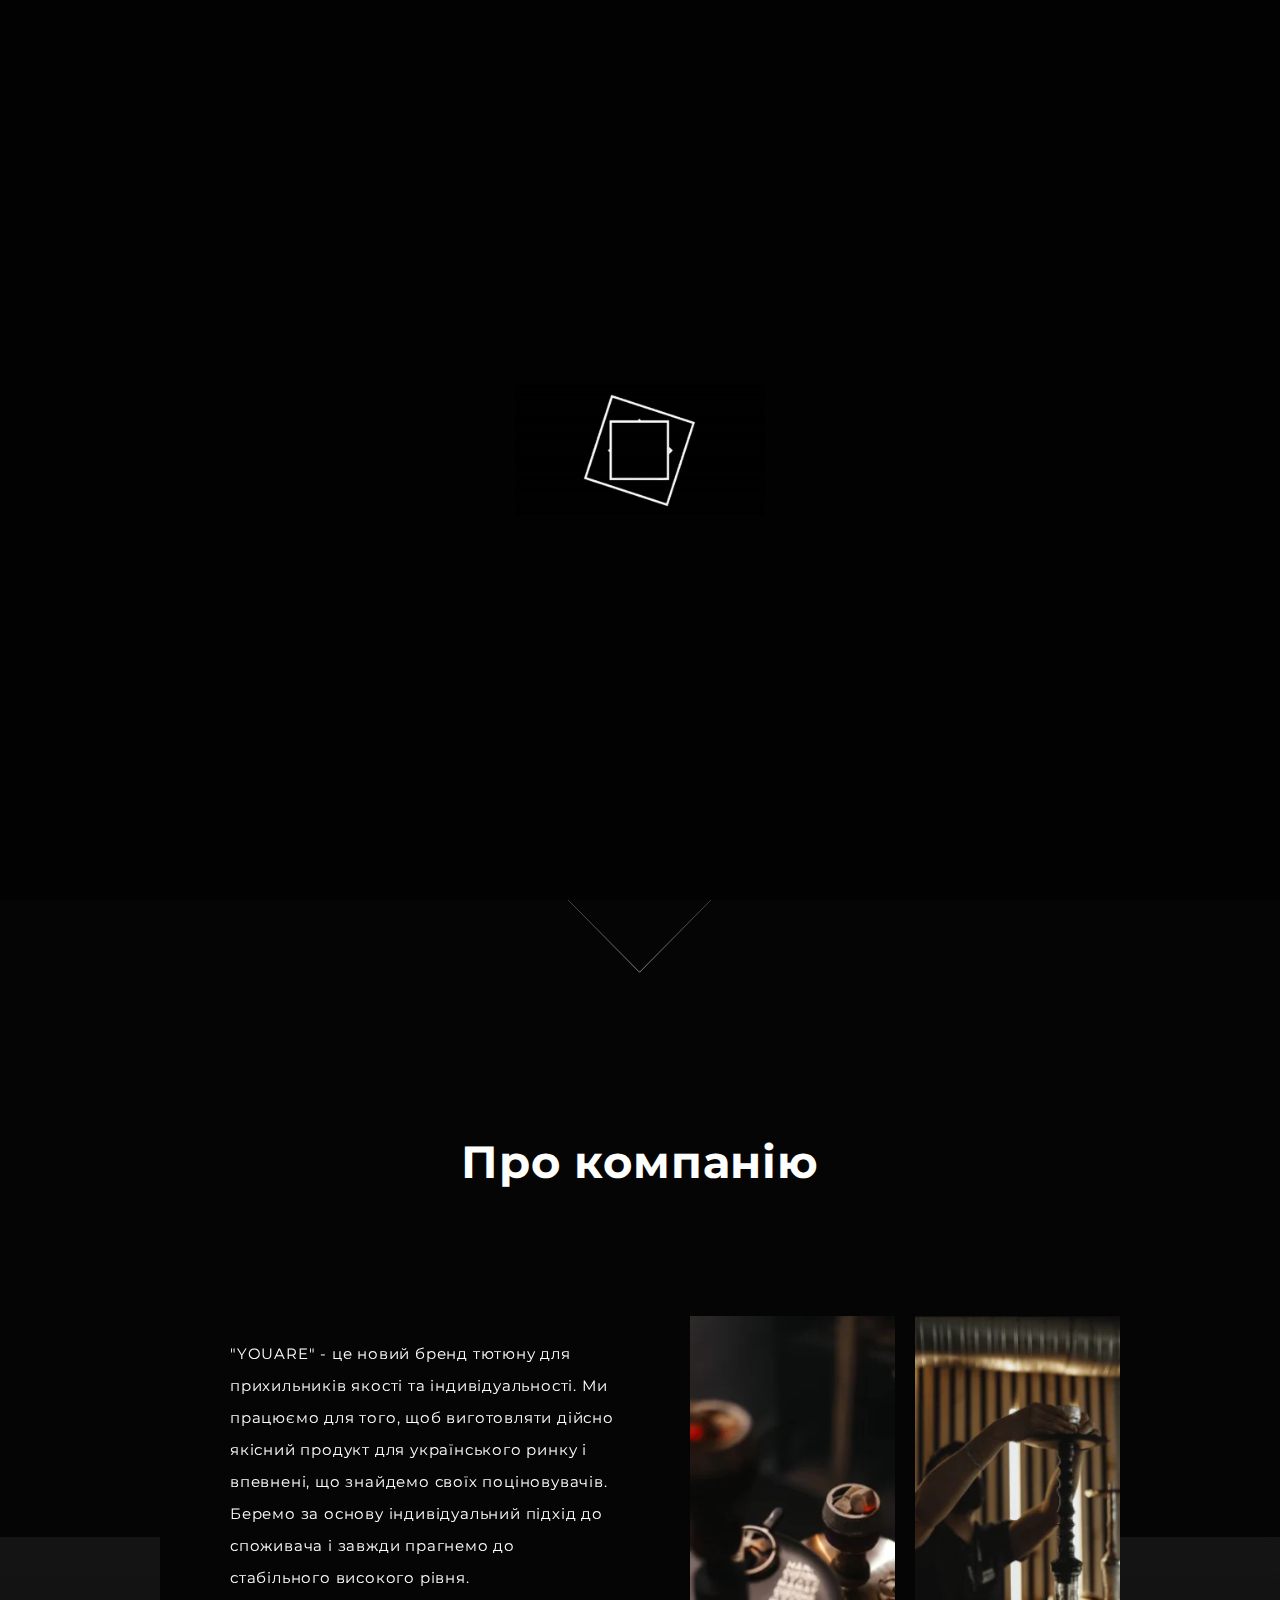
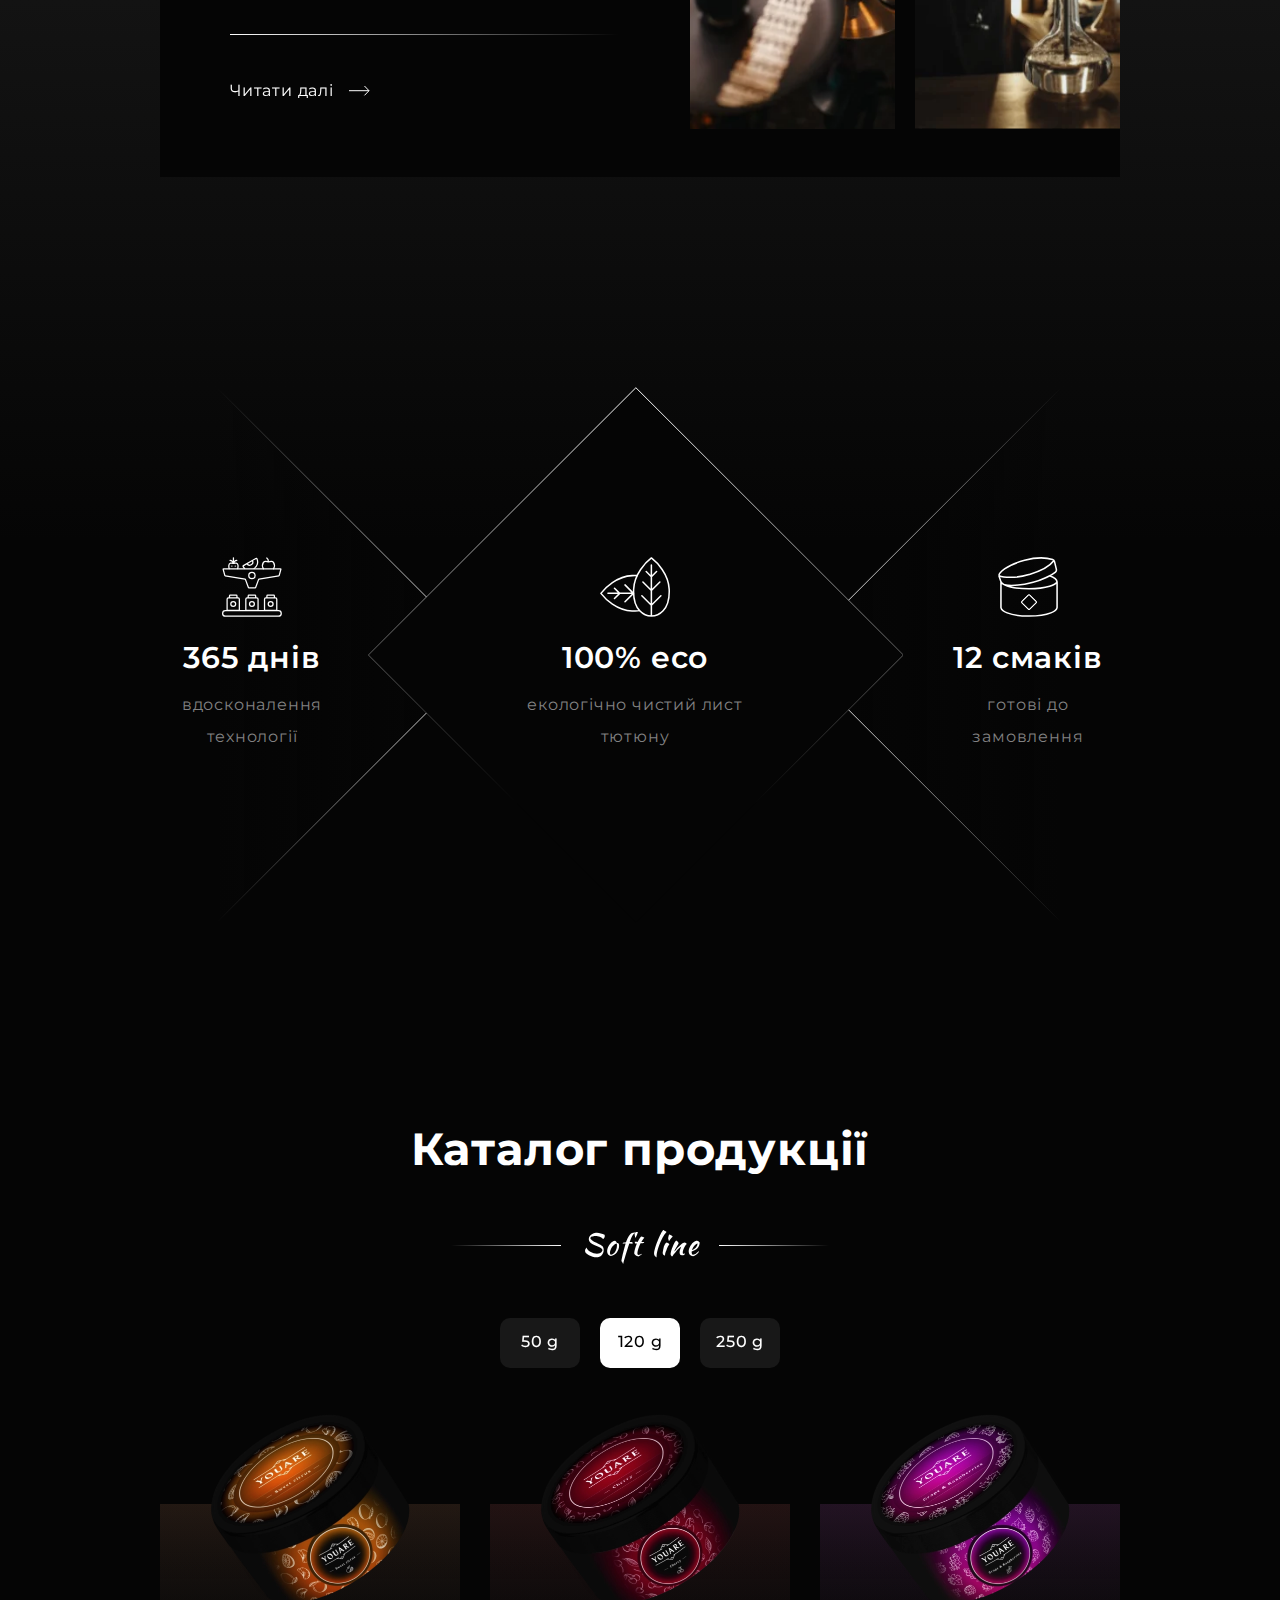
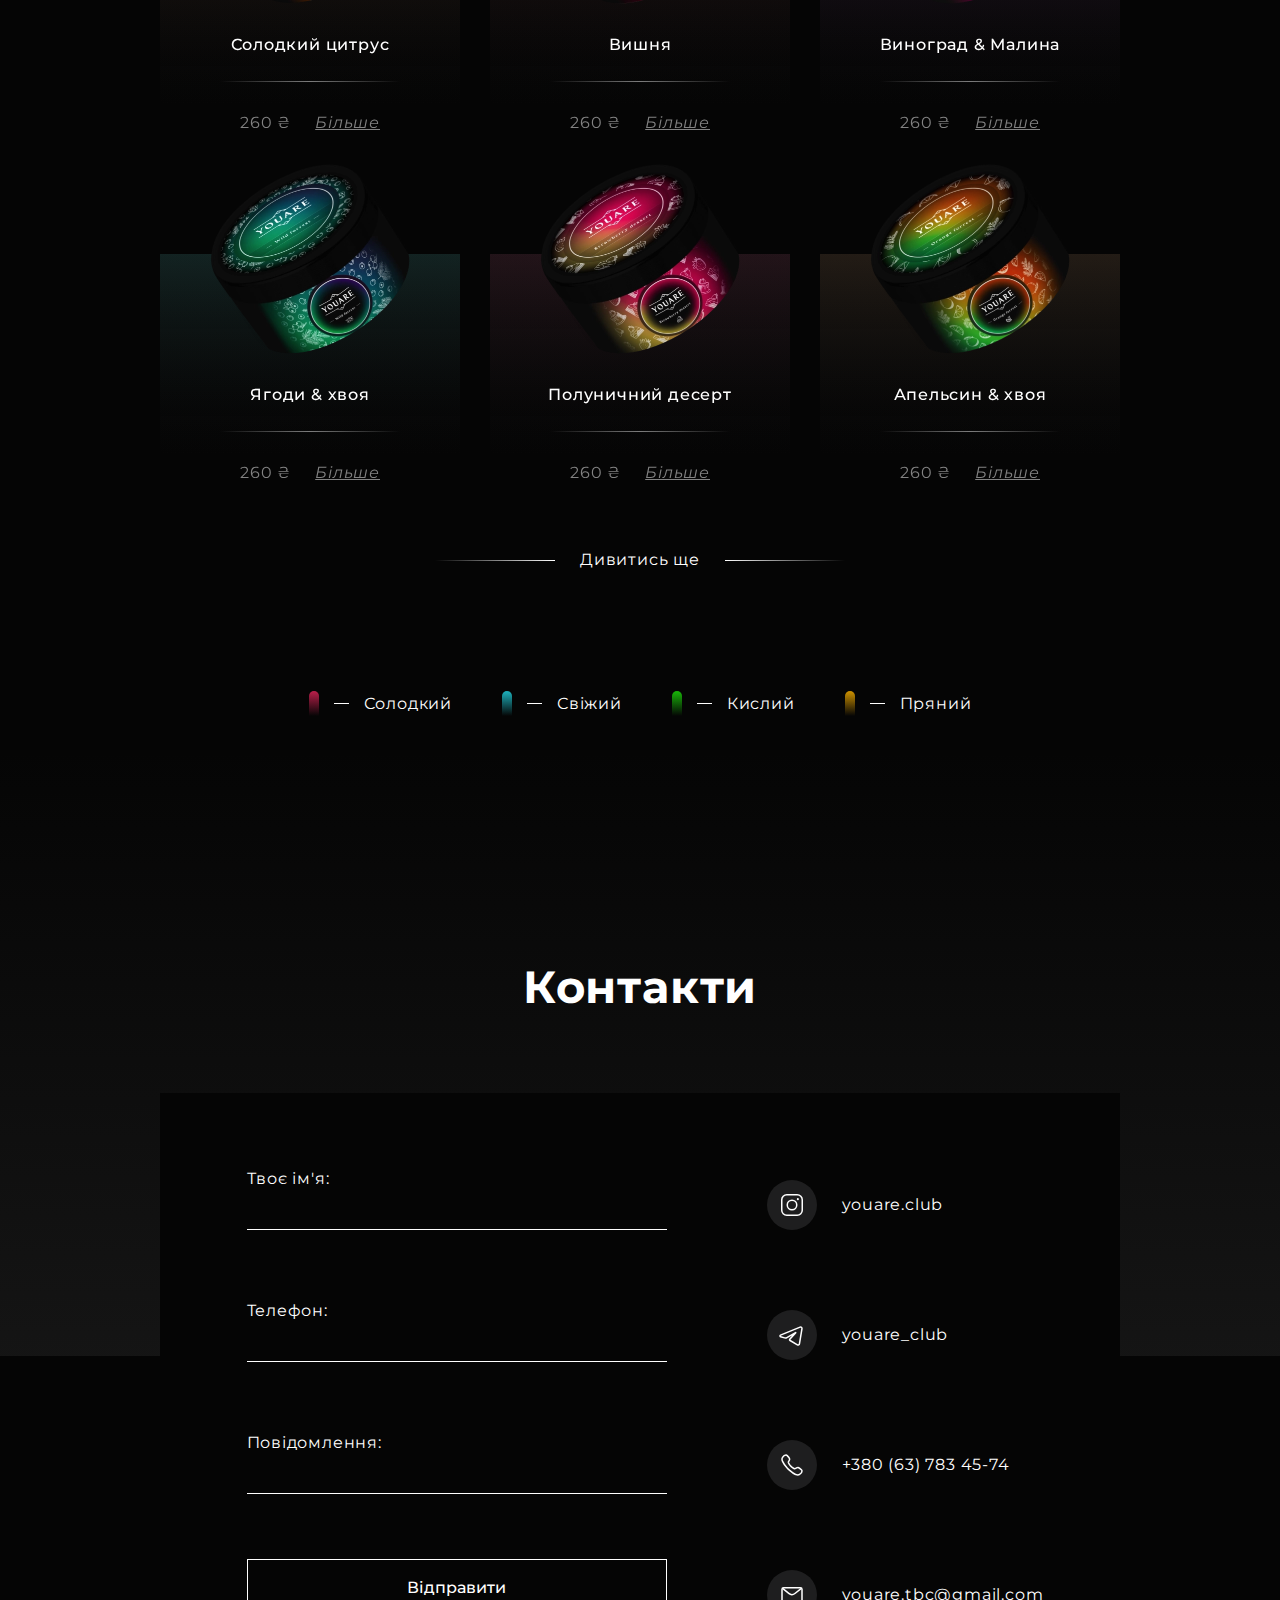
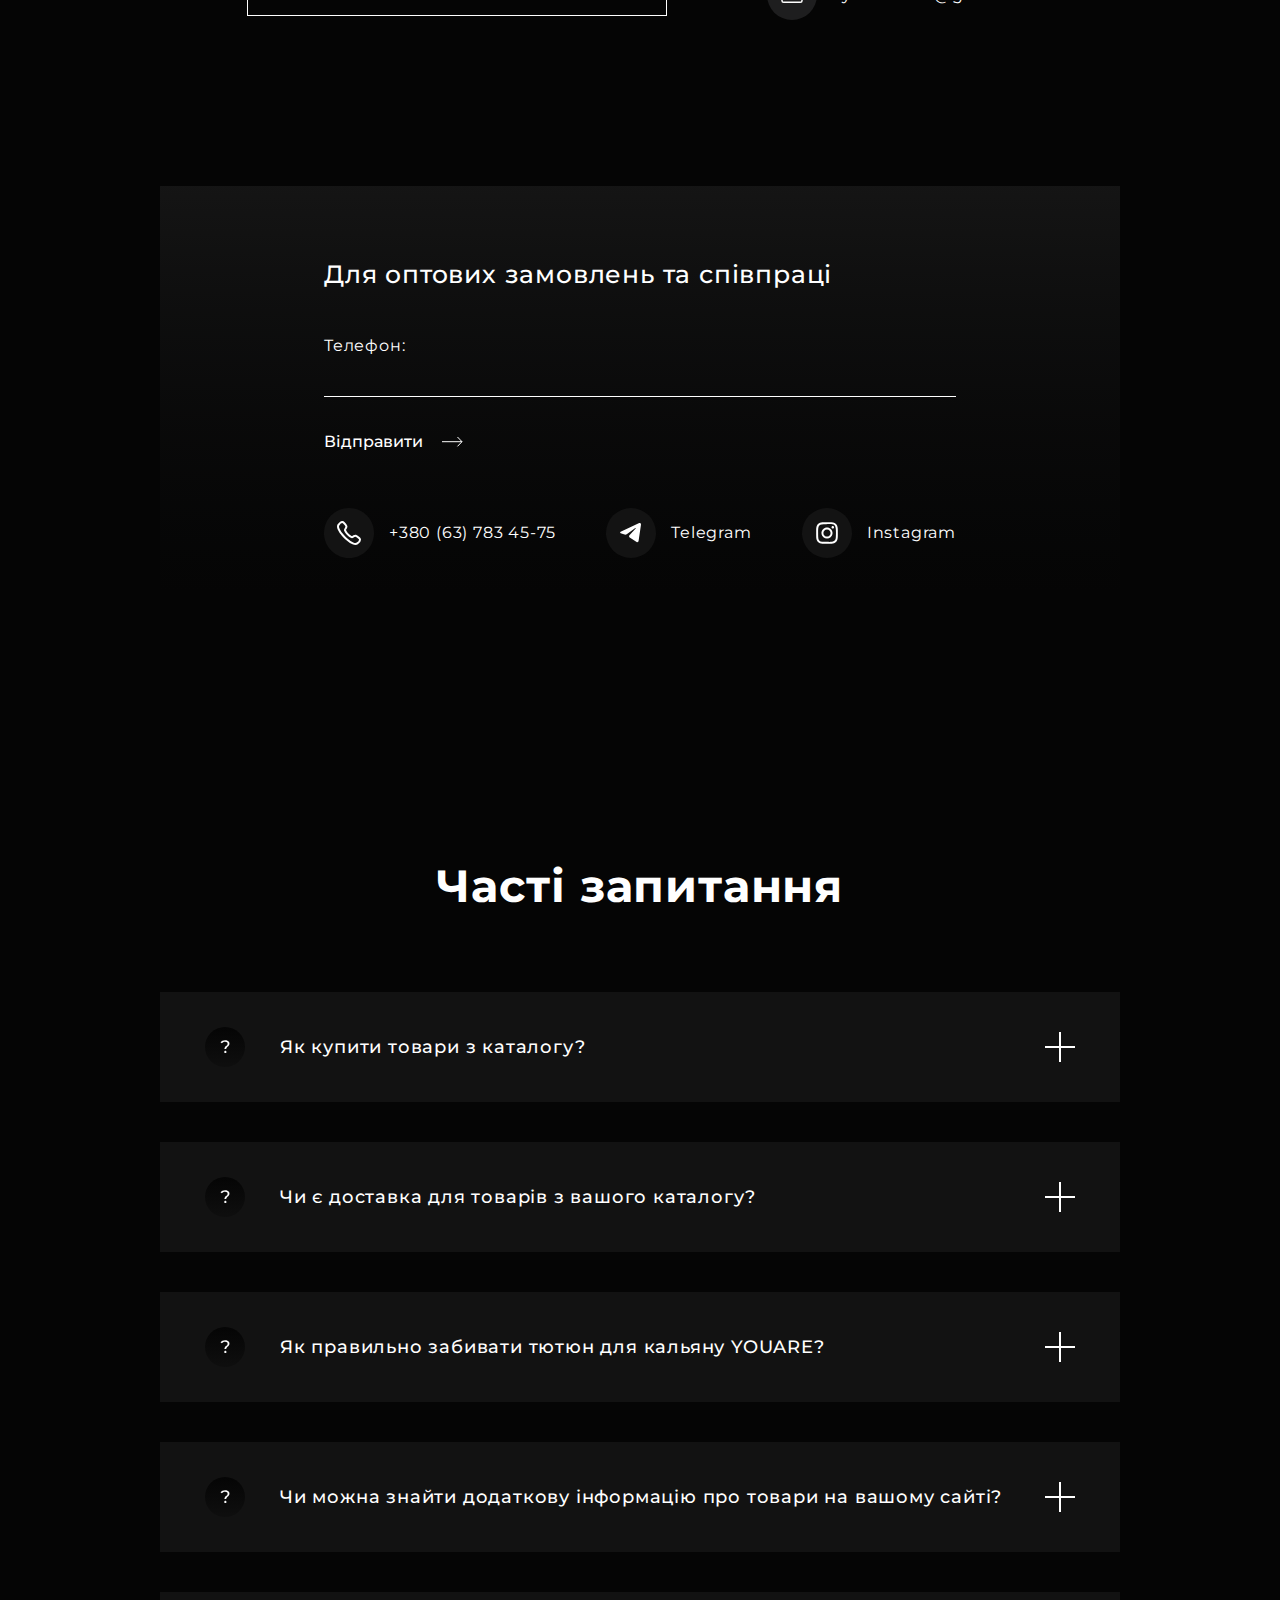
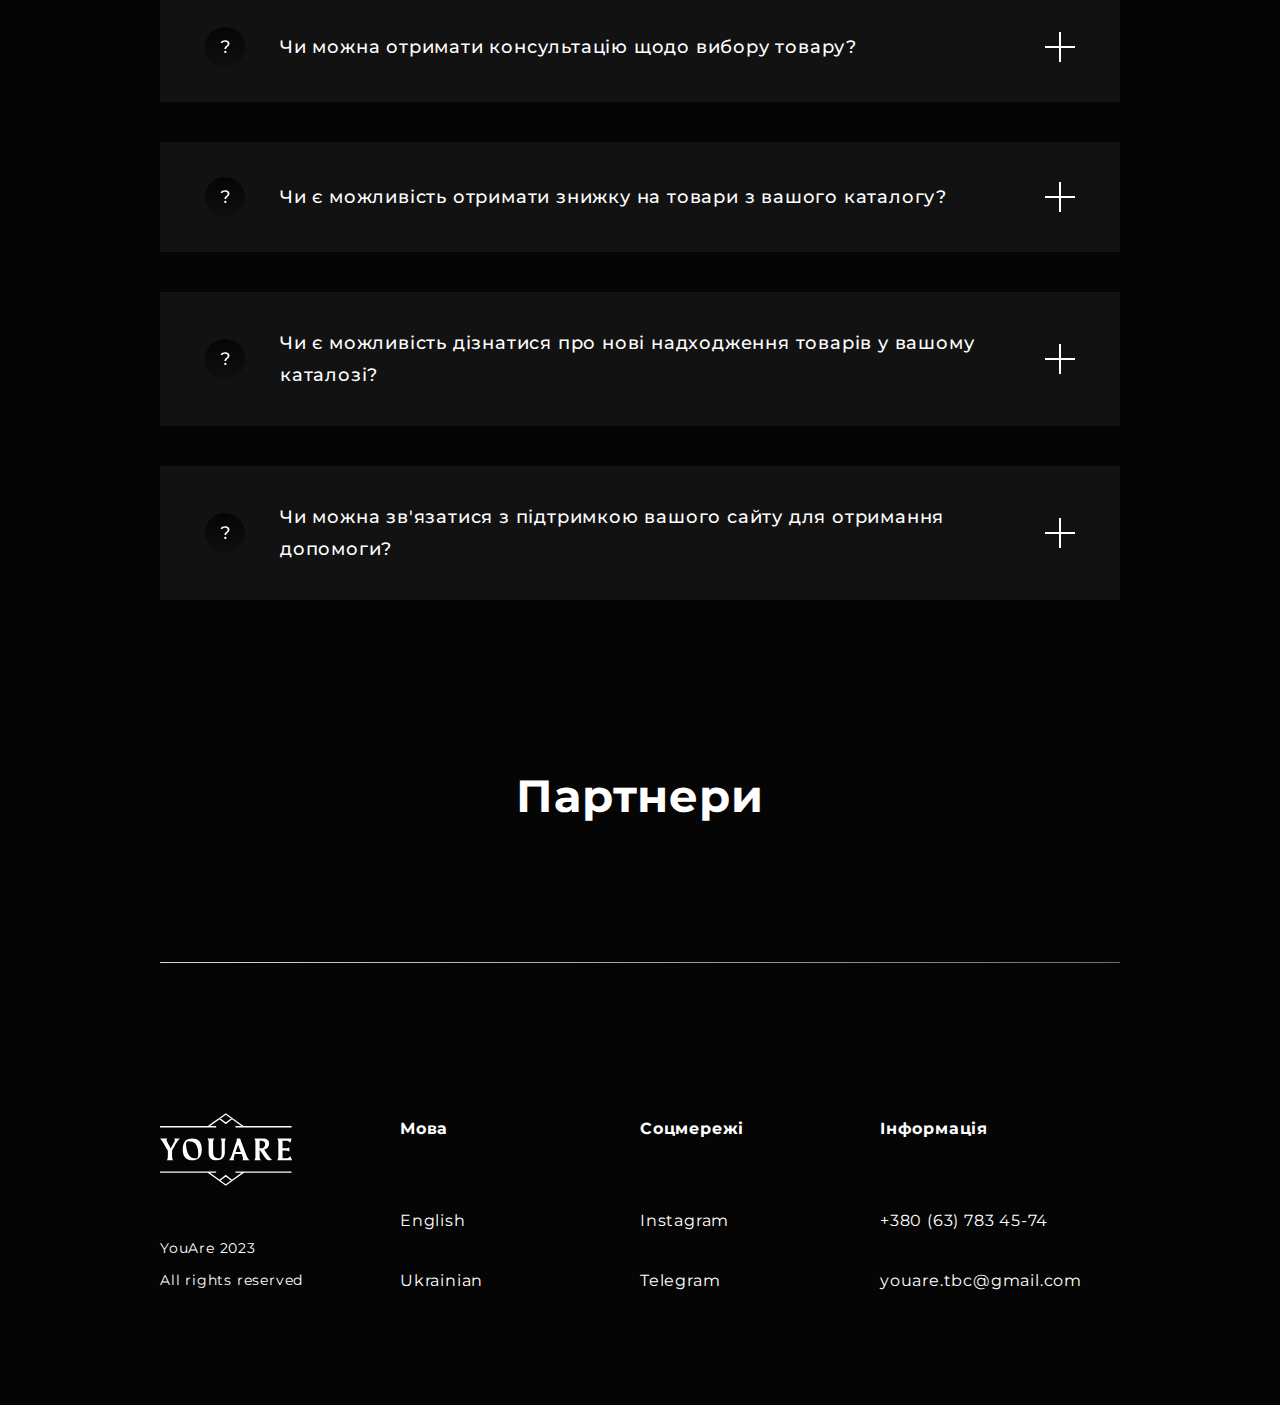
<file: index.html>
<!DOCTYPE html>
<html lang="en">
<head>

    <meta charset="UTF-8">
    <meta http-equiv="X-UA-Compatible" content="IE=edge">
    <meta name="viewport" content="width=device-width, initial-scale=1.0">
    <meta name="format-detection" content="telephone=no">
    <meta name="description" content="YOUARE - новий бренд тютюну для кальяну. Дійсно якісні суміші для куріння на українському ринку.">

    <title>Тютюн для кальяну «YOUARE». Новий виробник на ринку України.</title>

    <!-- Hotjar Tracking Code for https://youare.team/ -->
    <script>
        (function(h,o,t,j,a,r){
            h.hj=h.hj||function(){(h.hj.q=h.hj.q||[]).push(arguments)};
            h._hjSettings={hjid:3613632,hjsv:6};
            a=o.getElementsByTagName('head')[0];
            r=o.createElement('script');r.async=1;
            r.src=t+h._hjSettings.hjid+j+h._hjSettings.hjsv;
            a.appendChild(r);
        })(window,document,'https://static.hotjar.com/c/hotjar-','.js?sv=');
    </script>
    
    <!-- Google tag (gtag.js) -->
    <script async src="https://www.googletagmanager.com/gtag/js?id=G-FJEG56E31C"></script>
    <script>
    window.dataLayer = window.dataLayer || [];
    function gtag(){dataLayer.push(arguments);}
    gtag('js', new Date());

    gtag('config', 'G-FJEG56E31C');
    </script>

    <link rel="stylesheet" href="https://unpkg.com/swiper/swiper-bundle.min.css" />
    <link rel="stylesheet" href="css/style.css">
    <link rel="shortcut icon" href="img/favicon.webp" type="image/webp">
    <link rel="stylesheet" href="https://cdnjs.cloudflare.com/ajax/libs/animate.css/4.1.1/animate.min.css"/> 
    <link rel="preconnect" href="https://fonts.googleapis.com">
    <link rel="stylesheet" href="https://cdn.jsdelivr.net/npm/swiper@8/swiper-bundle.min.css"/>
    <link rel="preconnect" href="https://fonts.gstatic.com" crossorigin>
    <link href="https://fonts.googleapis.com/css2?family=Montserrat:ital,wght@0,400;0,500;0,700;1,500&display=swap" rel="stylesheet">

    <link rel="canonical" href="https://youare.team/">

</head>
<body>

    <section class="preloader">
        <div class="container">
            <div class="preloader__container">
                <div class="preloader__inner"> 

                    <div class="loader__container">
                        <div class="loader" id="loader"></div>
                    </div>
                </div>
            </div>
        </div>
    </section> 

    
    <section class="modal">
        <div class="container">
            <div class="modal__inner animate__animated animate__fadeInDown">
                <div class="modal__inner__text">
                     <img src="img/romb.svg" class="modal__inner__text__img" alt="Youare logo style">
                     <p class="modal__inner__text__title">Перевірка віку</p>
                     <p class="modal__inner__text__subtitle">Тобі більше 18 років?</p>
                     <div class="modal__inner__text__btns">
                        <a href="https://www.disney.co.uk/" rel="nofollow" class="modal__inner__text__btns__link">НІ</a>
                        <p class="modal__inner__text__btns__btn">Так</p>
                     </div>
                </div>
            </div>
        </div>
    </section>

    <section class="burger">
        <div class="container">
            <div class="burger__inner">
                <a href="#about" class="burger__inner__item">Про нас</a>
                <a href="#catalog" class="burger__inner__item">Каталог</a>
                <a href="#contacts" class="burger__inner__item">Контакти</a>
                <a href="#cooperation" class="burger__inner__item">Співпраця</a>
                <div class="burger__inner__languages">
                    <a href="https://youare.team/eng" class="burger__inner__item">EN</a>
                    <a href="https://youare.team/ua" class="burger__inner__item">UA</a>
                </div>
                <img src="img/close.svg" class="burger__inner__item__close" alt="Youare Close icon">
            </div>
        </div>
    </section>
    
    <header class="header">

        <div class="languages">
            <a href="https://youare.team/eng" class="languages__item">EN</a>
            <a href="https://youare.team/ua" class="languages__item">UA</a>
        </div>

        <div class="container">
            <div class="header__inner">
        
                <div class="nav">
                    <a href="#catalog"  class="nav__item item-catalog">
                        <img src="img/catalog.svg" alt="Youare Catalog icon">
                    </a>
                    <a href="#about" class="nav__item nav__item__dop">Про нас</a>
                    <a href="#catalog" class="nav__item">Каталог</a>
                </div>
                <img src="img/logo.svg" alt="Youare hookah tobacco logo" class="header__logo">
                <div class="nav">
                    <a href="#contacts" class="nav__item nav__item__dop">Контакти</a>
                    <a href="#cooperation" class="nav__item last">Співпраця</a>
                    <img src="img/burger.svg" class="burger__img" alt="Youare Burger icon">
                </div>

            </div>
        </div>
    </header>

    <section class="intro animate__animated animate__fadeIn">
        <div class="container">
            <div class="intro__inner">

                <div class="intro__inner__info">
                    <img src="img/title.svg" alt="Youare hookah tobacco" class="intro__inner__title">
                </div>

                <div class="carousel">
                    <div class="carousel__list">
                        <div class="carousel__item" data-pos="-1">1</div>
                        <div class="carousel__item" data-pos="0">2</div>
                        <div class="carousel__item" data-pos="1">3</div>
                        <div class="carousel__item" data-pos="2">4</div>
                        <div class="carousel__item" data-pos="-2">5</div>
                    </div>
                </div>

                <div class="swiper slider">
                    <div class="swiper-wrapper">
                        <div class="swiper-slide">
                            <img src="img/slide-1.webp" alt="Youare title1" class="slide__img" >
                        </div>
                        <div class="swiper-slide">
                            <img src="img/slide-2.webp" alt="Youare title2" class="slide__img">  
                        </div>
                        <div class="swiper-slide">
                            <img src="img/slide-3.webp" alt="Youare title3" class="slide__img">
                        </div>
                        <div class="swiper-slide">
                            <img src="img/slide-4.webp" alt="Youare title4" class="slide__img">
                        </div>
                        <div class="swiper-slide">
                            <img src="img/slide-5.webp" alt="Youare title5" class="slide__img">
                        </div>
                    </div>
                </div>

                <a href="#catalog" class="intro__inner__btn">
                    <p class="intro__inner__btn__text">Каталог</p>
                    <img src="img/btn.svg" alt="Youare style1" class="catalog__link__img">  
                </a>
                
            </div>
        </div>
    </section>
    
    <section class="about" id="about">
        <div class="container">
            <h1 class="about__title">Про компанію</h1>
            <div class="about__inner">

                <div class="about__inner__text">
                    <div class="about__inner__text__inner">

                        <div class="swiper slider-about">
                            <div class="swiper-wrapper">
                                <div class="swiper-slide about-slide">
                                    <div class="about__inner__text__base">
                                        "YOUARE" - це новий бренд тютюну для прихильників якості та індивідуальності. Ми працюємо для того, щоб виготовляти дійсно якісний продукт для українського ринку і впевнені, що знайдемо своїх поціновувачів. Беремо за основу індивідуальний підхід до споживача і завжди прагнемо до стабільного високого рівня. 
                                    </div>
                                    <div class="about__inner__text__rec"></div>
                                    <div id="toggleLink" class="about__inner__text__link">
                                        Читати далі
                                        <img src="img/arrow.svg" alt="Youare arrow icon" class="arrow">
                                    </div>
                                </div>
                                <div class="swiper-slide about-slide">
                                    <div class="about__inner__text__expanding">
                                        Суміш для куріння "YOUARE" виготовляється з добірних листів тютюну сорту Вірджинія, що проходять дбайливу обробку. Ми використовуємо 100% чистий харчовий гліцерин, сироп та ароматизатори власного імпорту. 
                                        <br><br>Повір, ми дізнаємось чого хочеш саме ти!
                                    </div> 
                                    <div class="about__inner__text__link__wrapper">
                                        <div class="about__inner__text__rec"></div>
                                        <div id="toggleLink" class="about__inner__text__link">
                                            <img src="img/arrow.svg" alt="Youare arrow icon" class="arrow rotate">
                                            Назад
                                        </div>
                                    </div>
                                </div>
                            </div>
                        </div>

                    </div>
                </div>

                <div class="about__inner__img">
                    <img src="img/about-1.webp" alt="Youare photo1"  class="about__inner__img__item">
                    <img src="img/about-2.webp" alt="Youare photo2"  class="about__inner__img__item">
                </div>
                
            </div>
        </div>
        <div class="about__bk"></div>
    </section>

    <section class="benefits">
        <div class="container">
            <div class="benefits__inner">

                <div class="benefits__inner__item first">
                    <div class="benefits__inner__item__inner first__inner">
                        <img src="img/icon-1.svg" alt="Youare icon1" class="benefits__inner__item__icon">
                        <p class="benefits__inner__item__title">365 днів</p>
                        <p class="benefits__inner__item__subtitle">вдосконалення <br> технології</p>
                    </div>
                </div>
                <div class="benefits__inner__item second">
                    <div class="benefits__inner__item__inner second__inner">
                        <img src="img/icon-2.svg" alt="Youare icon2" class="benefits__inner__item__icon">
                        <p class="benefits__inner__item__title">100% eco</p>
                        <p class="benefits__inner__item__subtitle">екологічно чистий лист тютюну</p>
                    </div>
                </div>
                <div class="benefits__inner__item third">
                    <div class="benefits__inner__item__inner third__inner">
                        <img src="img/icon-3.svg" alt="Youare icon3" class="benefits__inner__item__icon">
                        <p class="benefits__inner__item__title">12 смаків </p>
                        <p class="benefits__inner__item__subtitle">готові до <br> замовлення</p>
                    </div>
                </div>

            </div>
        </div>
    </section>

    <section class="catalog" id="catalog">
        <div class="container">
            <h2 class="catalog__title">Каталог продукції</h2>
            <img src="img/oft.svg" alt="Youare soft line" class="catalog__img__img">
            <div class="catalog__filters">
                <div class="swiper-pagination catalog__pagination"></div>
            </div>

            <div class="swiper slider__catalog">
                <div class="swiper-wrapper catalog__wrapper">
                    <div class="swiper-slide slids__catalog">
                        <div class="catalog__inner">

                            <div class="flip-block-wrapper wrapper-1">
                                <div class="flip-block">
                                    <div class="flip-block-inner">
                                        <div class="flip-block-front wrapper-1-front">
    
                                            <div class="catalog__img__con product-1  small-container">
                                                <img src="img/product-1-s.webp" alt="Youare hookah tobacco product 1s" class="catalog__img">
                                            </div>
                                            <p class="catalog__inner__item__flavor">Солодкий цитрус</p>
                                            <div class="catalog__inner__item__rec"></div>
                                            <img src="img/3.svg" alt="Youare style2" class="catalog__inner__item__hardest">
                                            <div class="catalog__inner__item__info">
                                                <p class="catalog__inner__item__price">140 ₴</p>
                                                <p href="#contacts" class="catalog__inner__item__link" id="more-button">Більше</p>
                                            </div>
    
                                        </div>
                                        <div class="flip-block-back wrapper-1-back">
    
                                            <div class="catalog__inner__item__back__tastes">
                                                <div class="catalog__inner__item__back__taste sugar"></div>
                                                <div class="catalog__inner__item__back__taste sour"></div>
                                                <!-- <div class="catalog__inner__item__back__taste spice"></div> -->
                                                <!-- <div class="catalog__inner__item__back__taste fresh"></div> -->
                                            </div>
                                            <div class="catalog__inner__item__back__text__container">
                                                <p class="catalog__inner__item__back__text">
                                                    Гармонійне поєднання солодкого апельсину і дикого мандарину.
                                                </p>
                                            </div>                                           
                                            <div class="catalog__inner__item__rec rec__catalog"></div>
                                            <div class="catalog__inner__item__back__text__item">
                                                <p class="catalog__inner__item__back__text__item__text">Рівень ТХ:</p>
                                                <p class="catalog__inner__item__back__text__item__text">1/5</p>
                                            </div>
                                            <div class="catalog__inner__item__back__text__item">
                                                <p class="catalog__inner__item__back__text__item__text">Міцність:</p>
                                                <p class="catalog__inner__item__back__text__item__text">1/5</p>
                                            </div>
    
                                        </div>
                                    </div>
                                </div>
                            </div>
                            <div class="flip-block-wrapper wrapper-2">
                                <div class="flip-block">
                                    <div class="flip-block-inner">
                                        <div class="flip-block-front wrapper-2-front">
    
                                            <div class="catalog__img__con product-1  small-container">
                                                <img src="img/product-2-s.webp" alt="Youare hookah tobacco product 1s" class="catalog__img">
                                            </div>
                                            <p class="catalog__inner__item__flavor">Вишня</p>
                                            <div class="catalog__inner__item__rec"></div>
                                            <img src="img/3.svg" alt="Youare style2" class="catalog__inner__item__hardest">
                                            <div class="catalog__inner__item__info">
                                                <p class="catalog__inner__item__price">140 ₴</p>
                                                <p href="#contacts" class="catalog__inner__item__link" id="more-button">Більше</p>
                                            </div>
    
                                        </div>
                                        <div class="flip-block-back wrapper-2-back">
    
                                            <div class="catalog__inner__item__back__tastes">
                                                <!-- <div class="catalog__inner__item__back__taste sour"></div> -->
                                                <!-- <div class="catalog__inner__item__back__taste spice"></div> -->
                                                <!-- <div class="catalog__inner__item__back__taste fresh"></div> -->
                                                <div class="catalog__inner__item__back__taste sugar"></div>
                                            </div>
                                            <div class="catalog__inner__item__back__text__container">
                                                <p class="catalog__inner__item__back__text">
                                                    Яскравий смак п'янкої солодкої вишні з кісточкою.
                                                </p>
                                            </div>                                           
                                            <div class="catalog__inner__item__rec rec__catalog"></div>
                                            <div class="catalog__inner__item__back__text__item">
                                                <p class="catalog__inner__item__back__text__item__text">Рівень ТХ:</p>
                                                <p class="catalog__inner__item__back__text__item__text">1/5</p>
                                            </div>
                                            <div class="catalog__inner__item__back__text__item">
                                                <p class="catalog__inner__item__back__text__item__text">Міцність:</p>
                                                <p class="catalog__inner__item__back__text__item__text">1/5</p>
                                            </div>
    
                                        </div>
                                    </div>
                                </div>
                            </div>
                            <div class="flip-block-wrapper wrapper-3">
                                <div class="flip-block">
                                    <div class="flip-block-inner">
                                        <div class="flip-block-front wrapper-3-front">
    
                                            <div class="catalog__img__con product-1  small-container">
                                                <img src="img/product-3-s.webp" alt="Youare hookah tobacco product 1s" class="catalog__img">
                                            </div>
                                            <p class="catalog__inner__item__flavor">Виноград & Малина</p>
                                            <div class="catalog__inner__item__rec"></div>
                                            <img src="img/3.svg" alt="Youare style2" class="catalog__inner__item__hardest">
                                            <div class="catalog__inner__item__info">
                                                <p class="catalog__inner__item__price">140 ₴</p>
                                                <p href="#contacts" class="catalog__inner__item__link" id="more-button">Більше</p>
                                            </div>
    
                                        </div>
                                        <div class="flip-block-back wrapper-3-back">
    
                                            <div class="catalog__inner__item__back__tastes">
                                                <!-- <div class="catalog__inner__item__back__taste sour"></div> -->
                                                <!-- <div class="catalog__inner__item__back__taste spice"></div> -->
                                                <!-- <div class="catalog__inner__item__back__taste fresh"></div> -->
                                                <div class="catalog__inner__item__back__taste sugar"></div>
                                            </div>
                                            <div class="catalog__inner__item__back__text__container">
                                                <p class="catalog__inner__item__back__text">
                                                    Солодке сплетіння винограду та малини з легкою кислинкою.
                                                </p>
                                            </div>                                           
                                            <div class="catalog__inner__item__rec rec__catalog"></div>
                                            <div class="catalog__inner__item__back__text__item">
                                                <p class="catalog__inner__item__back__text__item__text">Рівень ТХ:</p>
                                                <p class="catalog__inner__item__back__text__item__text">1/5</p>
                                            </div>
                                            <div class="catalog__inner__item__back__text__item">
                                                <p class="catalog__inner__item__back__text__item__text">Міцність:</p>
                                                <p class="catalog__inner__item__back__text__item__text">1/5</p>
                                            </div>
    
                                        </div>
                                    </div>
                                </div>
                            </div>
                            <div class="flip-block-wrapper wrapper-4">
                                <div class="flip-block">
                                    <div class="flip-block-inner">
                                        <div class="flip-block-front wrapper-4-front">
    
                                            <div class="catalog__img__con product-1  small-container">
                                                <img src="img/product-4-s.webp" alt="Youare hookah tobacco product 1s" class="catalog__img">
                                            </div>
                                            <p class="catalog__inner__item__flavor">Ягоди & хвоя</p>
                                            <div class="catalog__inner__item__rec"></div>
                                            <img src="img/3.svg" alt="Youare style2" class="catalog__inner__item__hardest">
                                            <div class="catalog__inner__item__info">
                                                <p class="catalog__inner__item__price">140 ₴</p>
                                                <p href="#contacts" class="catalog__inner__item__link" id="more-button">Більше</p>
                                            </div>
    
                                        </div>
                                        <div class="flip-block-back wrapper-4-back">
    
                                            <div class="catalog__inner__item__back__tastes">
                                                <!-- <div class="catalog__inner__item__back__taste sour"></div> -->
                                                <div class="catalog__inner__item__back__taste sugar"></div>
                                                <div class="catalog__inner__item__back__taste spice"></div>
                                                <!-- <div class="catalog__inner__item__back__taste fresh"></div> -->
                                            </div>
                                            <div class="catalog__inner__item__back__text__container">
                                                <p class="catalog__inner__item__back__text">
                                                    Свіжий мікс ягід чорниці і смородини, доповнений хвойними нотами.
                                                </p>
                                            </div>                                           
                                            <div class="catalog__inner__item__rec rec__catalog"></div>
                                            <div class="catalog__inner__item__back__text__item">
                                                <p class="catalog__inner__item__back__text__item__text">Рівень ТХ:</p>
                                                <p class="catalog__inner__item__back__text__item__text">1/5</p>
                                            </div>
                                            <div class="catalog__inner__item__back__text__item">
                                                <p class="catalog__inner__item__back__text__item__text">Міцність:</p>
                                                <p class="catalog__inner__item__back__text__item__text">1/5</p>
                                            </div>
    
                                        </div>
                                    </div>
                                </div>
                            </div>
                            <div class="flip-block-wrapper wrapper-5">
                                <div class="flip-block">
                                    <div class="flip-block-inner">
                                        <div class="flip-block-front wrapper-5-front">
    
                                            <div class="catalog__img__con product-1  small-container">
                                                <img src="img/product-5-s.webp" alt="Youare hookah tobacco product 1s" class="catalog__img">
                                            </div>
                                            <p class="catalog__inner__item__flavor">Полуничний десерт</p>
                                            <div class="catalog__inner__item__rec"></div>
                                            <img src="img/3.svg" alt="Youare style2" class="catalog__inner__item__hardest">
                                            <div class="catalog__inner__item__info">
                                                <p class="catalog__inner__item__price">140 ₴</p>
                                                <p href="#contacts" class="catalog__inner__item__link" id="more-button">Більше</p>
                                            </div>
    
                                        </div>
                                        <div class="flip-block-back wrapper-5-back">
    
                                            <div class="catalog__inner__item__back__tastes">
                                                <!-- <div class="catalog__inner__item__back__taste sour"></div> -->
                                                <!-- <div class="catalog__inner__item__back__taste spice"></div> -->
                                                <!-- <div class="catalog__inner__item__back__taste fresh"></div> -->
                                                <div class="catalog__inner__item__back__taste sugar"></div>
                                            </div>
                                            <div class="catalog__inner__item__back__text__container">
                                                <p class="catalog__inner__item__back__text">
                                                    Солодке полуничне печиво з білим шоколадом.
                                                </p>
                                            </div>                                           
                                            <div class="catalog__inner__item__rec rec__catalog"></div>
                                            <div class="catalog__inner__item__back__text__item">
                                                <p class="catalog__inner__item__back__text__item__text">Рівень ТХ:</p>
                                                <p class="catalog__inner__item__back__text__item__text">1/5</p>
                                            </div>
                                            <div class="catalog__inner__item__back__text__item">
                                                <p class="catalog__inner__item__back__text__item__text">Міцність:</p>
                                                <p class="catalog__inner__item__back__text__item__text">1/5</p>
                                            </div>
    
                                        </div>
                                    </div>
                                </div>
                            </div>
                            <div class="flip-block-wrapper wrapper-6">
                                <div class="flip-block">
                                    <div class="flip-block-inner">
                                        <div class="flip-block-front wrapper-6-front">
    
                                            <div class="catalog__img__con product-1  small-container">
                                                <img src="img/product-6-s.webp" alt="Youare hookah tobacco product 1s" class="catalog__img">
                                            </div>
                                            <p class="catalog__inner__item__flavor">Апельсин & хвоя</p>
                                            <div class="catalog__inner__item__rec"></div>
                                            <img src="img/3.svg" alt="Youare style2" class="catalog__inner__item__hardest">
                                            <div class="catalog__inner__item__info">
                                                <p class="catalog__inner__item__price">140 ₴</p>
                                                <p href="#contacts" class="catalog__inner__item__link" id="more-button">Більше</p>
                                            </div>
    
                                        </div>
                                        <div class="flip-block-back wrapper-6-back">
    
                                            <div class="catalog__inner__item__back__tastes">
                                                <div class="catalog__inner__item__back__taste sour"></div>
                                                <!-- <div class="catalog__inner__item__back__taste spice"></div> -->
                                                <!-- <div class="catalog__inner__item__back__taste fresh"></div> -->
                                                <div class="catalog__inner__item__back__taste sugar"></div>
                                            </div>
                                            <div class="catalog__inner__item__back__text__container">
                                                <p class="catalog__inner__item__back__text">
                                                    Вражаючий мікс свіжого апельсину та натуральної хвої.
                                                </p>
                                            </div>                                           
                                            <div class="catalog__inner__item__rec rec__catalog"></div>
                                            <div class="catalog__inner__item__back__text__item">
                                                <p class="catalog__inner__item__back__text__item__text">Рівень ТХ:</p>
                                                <p class="catalog__inner__item__back__text__item__text">1/5</p>
                                            </div>
                                            <div class="catalog__inner__item__back__text__item">
                                                <p class="catalog__inner__item__back__text__item__text">Міцність:</p>
                                                <p class="catalog__inner__item__back__text__item__text">1/5</p>
                                            </div>
    
                                        </div>
                                    </div>
                                </div>
                            </div>
                            <div class="catalog__back">
                                <div class="catalog__inner">
                                    <div class="flip-block-wrapper wrapper-7">
                                        <div class="flip-block">
                                            <div class="flip-block-inner">
                                                <div class="flip-block-front wrapper-7-front">
            
                                                    <div class="catalog__img__con product-1  small-container">
                                                        <img src="img/product-7-s.webp" alt="Youare hookah tobacco product 1s" class="catalog__img">
                                                    </div>
                                                    <p class="catalog__inner__item__flavor">Барбарис</p>
                                                    <div class="catalog__inner__item__rec"></div>
                                                    <img src="img/3.svg" alt="Youare style2" class="catalog__inner__item__hardest">
                                                    <div class="catalog__inner__item__info">
                                                        <p class="catalog__inner__item__price">140 ₴</p>
                                                        <p href="#contacts" class="catalog__inner__item__link" id="more-button">Більше</p>
                                                    </div>
            
                                                </div>
                                                <div class="flip-block-back wrapper-7-back">
            
                                                    <div class="catalog__inner__item__back__tastes">
                                                        <div class="catalog__inner__item__back__taste sour"></div>
                                                        <!-- <div class="catalog__inner__item__back__taste spice"></div> -->
                                                        <!-- <div class="catalog__inner__item__back__taste fresh"></div> -->
                                                        <div class="catalog__inner__item__back__taste sugar"></div>
                                                    </div>
                                                    <div class="catalog__inner__item__back__text__container">
                                                        <p class="catalog__inner__item__back__text">
                                                            Екзотична таємничість ягід барбарису в розкритому смаку.
                                                        </p>
                                                    </div>                                           
                                                    <div class="catalog__inner__item__rec rec__catalog"></div>
                                                    <div class="catalog__inner__item__back__text__item">
                                                        <p class="catalog__inner__item__back__text__item__text">Рівень ТХ:</p>
                                                        <p class="catalog__inner__item__back__text__item__text">1/5</p>
                                                    </div>
                                                    <div class="catalog__inner__item__back__text__item">
                                                        <p class="catalog__inner__item__back__text__item__text">Міцність:</p>
                                                        <p class="catalog__inner__item__back__text__item__text">1/5</p>
                                                    </div>
            
                                                </div>
                                            </div>
                                        </div>
                                    </div>
                                    <div class="flip-block-wrapper wrapper-8">
                                        <div class="flip-block">
                                            <div class="flip-block-inner">
                                                <div class="flip-block-front wrapper-8-front">
            
                                                    <div class="catalog__img__con product-1  small-container">
                                                        <img src="img/product-8-s.webp" alt="Youare hookah tobacco product 1s" class="catalog__img">
                                                    </div>
                                                    <p class="catalog__inner__item__flavor">Слива</p>
                                                    <div class="catalog__inner__item__rec"></div>
                                                    <img src="img/3.svg" alt="Youare style2" class="catalog__inner__item__hardest">
                                                    <div class="catalog__inner__item__info">
                                                        <p class="catalog__inner__item__price">140 ₴</p>
                                                        <p href="#contacts" class="catalog__inner__item__link" id="more-button">Більше</p>
                                                    </div>
            
                                                </div>
                                                <div class="flip-block-back wrapper-8-back">
            
                                                    <div class="catalog__inner__item__back__tastes">
                                                        <div class="catalog__inner__item__back__taste sugar"></div>
                                                        <div class="catalog__inner__item__back__taste sour"></div>
                                                        <!-- <div class="catalog__inner__item__back__taste spice"></div> -->
                                                        <!-- <div class="catalog__inner__item__back__taste fresh"></div> -->
                                                    </div>
                                                    <div class="catalog__inner__item__back__text__container">
                                                        <p class="catalog__inner__item__back__text">
                                                            Густий смак натуральної стиглої сливи.
                                                        </p>
                                                    </div>                                           
                                                    <div class="catalog__inner__item__rec rec__catalog"></div>
                                                    <div class="catalog__inner__item__back__text__item">
                                                        <p class="catalog__inner__item__back__text__item__text">Рівень ТХ:</p>
                                                        <p class="catalog__inner__item__back__text__item__text">1/5</p>
                                                    </div>
                                                    <div class="catalog__inner__item__back__text__item">
                                                        <p class="catalog__inner__item__back__text__item__text">Міцність:</p>
                                                        <p class="catalog__inner__item__back__text__item__text">1/5</p>
                                                    </div>
            
                                                </div>
                                            </div>
                                        </div>
                                    </div>
                                    <div class="flip-block-wrapper wrapper-9">
                                        <div class="flip-block">
                                            <div class="flip-block-inner">
                                                <div class="flip-block-front wrapper-9-front">
            
                                                    <div class="catalog__img__con product-1  small-container">
                                                        <img src="img/product-9-s.webp" alt="Youare hookah tobacco product 1s" class="catalog__img">
                                                    </div>
                                                    <p class="catalog__inner__item__flavor">Ананас</p>
                                                    <div class="catalog__inner__item__rec"></div>
                                                    <img src="img/3.svg" alt="Youare style2" class="catalog__inner__item__hardest">
                                                    <div class="catalog__inner__item__info">
                                                        <p class="catalog__inner__item__price">140 ₴</p>
                                                        <p href="#contacts" class="catalog__inner__item__link" id="more-button">Більше</p>
                                                    </div>
            
                                                </div>
                                                <div class="flip-block-back wrapper-9-back">
            
                                                    <div class="catalog__inner__item__back__tastes">
                                                        <div class="catalog__inner__item__back__taste sugar"></div>
                                                    </div>
                                                    <div class="catalog__inner__item__back__text__container">
                                                        <p class="catalog__inner__item__back__text">
                                                            Пристрасний аромат соковитого тропічного ананасу.
                                                        </p>
                                                    </div>                                           
                                                    <div class="catalog__inner__item__rec rec__catalog"></div>
                                                    <div class="catalog__inner__item__back__text__item">
                                                        <p class="catalog__inner__item__back__text__item__text">Рівень ТХ:</p>
                                                        <p class="catalog__inner__item__back__text__item__text">1/5</p>
                                                    </div>
                                                    <div class="catalog__inner__item__back__text__item">
                                                        <p class="catalog__inner__item__back__text__item__text">Міцність:</p>
                                                        <p class="catalog__inner__item__back__text__item__text">1/5</p>
                                                    </div>
            
                                                </div>
                                            </div>
                                        </div>
                                    </div>
                                    <div class="flip-block-wrapper wrapper-10">
                                        <div class="flip-block">
                                            <div class="flip-block-inner">
                                                <div class="flip-block-front wrapper-10-front">
            
                                                    <div class="catalog__img__con product-1  small-container">
                                                        <img src="img/product-10-s.webp" alt="Youare hookah tobacco product 1s" class="catalog__img">
                                                    </div>
                                                    <p class="catalog__inner__item__flavor">Ківі</p>
                                                    <div class="catalog__inner__item__rec"></div>
                                                    <img src="img/3.svg" alt="Youare style2" class="catalog__inner__item__hardest">
                                                    <div class="catalog__inner__item__info">
                                                        <p class="catalog__inner__item__price">140 ₴</p>
                                                        <p href="#contacts" class="catalog__inner__item__link" id="more-button">Більше</p>
                                                    </div>
            
                                                </div>
                                                <div class="flip-block-back wrapper-10-back">
            
                                                    <div class="catalog__inner__item__back__tastes">
                                                        <!-- <div class="catalog__inner__item__back__taste sugar"></div> -->
                                                        <div class="catalog__inner__item__back__taste sour"></div>
                                                        <!-- <div class="catalog__inner__item__back__taste spice"></div> -->
                                                        <!-- <div class="catalog__inner__item__back__taste fresh"></div> -->
                                                    </div>
                                                    <div class="catalog__inner__item__back__text__container">
                                                        <p class="catalog__inner__item__back__text">
                                                            Жвавий соковитий ківі, вишукана енергія та свіжість.
                                                        </p>
                                                    </div>                                           
                                                    <div class="catalog__inner__item__rec rec__catalog"></div>
                                                    <div class="catalog__inner__item__back__text__item">
                                                        <p class="catalog__inner__item__back__text__item__text">Рівень ТХ:</p>
                                                        <p class="catalog__inner__item__back__text__item__text">1/5</p>
                                                    </div>
                                                    <div class="catalog__inner__item__back__text__item">
                                                        <p class="catalog__inner__item__back__text__item__text">Міцність:</p>
                                                        <p class="catalog__inner__item__back__text__item__text">1/5</p>
                                                    </div>
            
                                                </div>
                                            </div>
                                        </div>
                                    </div>
                                    <div class="flip-block-wrapper wrapper-11">
                                        <div class="flip-block">
                                            <div class="flip-block-inner">
                                                <div class="flip-block-front wrapper-11-front">
            
                                                    <div class="catalog__img__con product-1  small-container">
                                                        <img src="img/product-11-s.webp" alt="Youare hookah tobacco product 1s" class="catalog__img">
                                                    </div>
                                                    <p class="catalog__inner__item__flavor">Манго</p>
                                                    <div class="catalog__inner__item__rec"></div>
                                                    <img src="img/3.svg" alt="Youare style2" class="catalog__inner__item__hardest">
                                                    <div class="catalog__inner__item__info">
                                                        <p class="catalog__inner__item__price">140 ₴</p>
                                                        <p href="#contacts" class="catalog__inner__item__link" id="more-button">Більше</p>
                                                    </div>
            
                                                </div>
                                                <div class="flip-block-back wrapper-11-back">
            
                                                    <div class="catalog__inner__item__back__tastes">
                                                        <!-- <div class="catalog__inner__item__back__taste fresh"></div> -->
                                                        <div class="catalog__inner__item__back__taste sugar"></div>
                                                        <!-- <div class="catalog__inner__item__back__taste sour"></div> -->
                                                        <!-- <div class="catalog__inner__item__back__taste spice"></div> -->
                                                    </div>
                                                    <div class="catalog__inner__item__back__text__container">
                                                        <p class="catalog__inner__item__back__text">
                                                            Яскраві відтінки м'якого та соковитого манго.
                                                        </p>
                                                    </div>                                           
                                                    <div class="catalog__inner__item__rec rec__catalog"></div>
                                                    <div class="catalog__inner__item__back__text__item">
                                                        <p class="catalog__inner__item__back__text__item__text">Рівень ТХ:</p>
                                                        <p class="catalog__inner__item__back__text__item__text">1/5</p>
                                                    </div>
                                                    <div class="catalog__inner__item__back__text__item">
                                                        <p class="catalog__inner__item__back__text__item__text">Міцність:</p>
                                                        <p class="catalog__inner__item__back__text__item__text">1/5</p>
                                                    </div>
            
                                                </div>
                                            </div>
                                        </div>
                                    </div>
                                    <div class="flip-block-wrapper wrapper-12">
                                        <div class="flip-block">
                                            <div class="flip-block-inner">
                                                <div class="flip-block-front wrapper-12-front">
            
                                                    <div class="catalog__img__con product-1 small-container">
                                                        <img src="img/product-12-s.webp" alt="Youare hookah tobacco product 1s" class="catalog__img">
                                                    </div>
                                                    <p class="catalog__inner__item__flavor">Полуниця & Лічі</p>
                                                    <div class="catalog__inner__item__rec"></div>
                                                    <img src="img/3.svg" alt="Youare style2" class="catalog__inner__item__hardest">
                                                    <div class="catalog__inner__item__info">
                                                        <p class="catalog__inner__item__price">140 ₴</p>
                                                        <p href="#contacts" class="catalog__inner__item__link" id="more-button">Більше</p>
                                                    </div>
            
                                                </div>
                                                <div class="flip-block-back wrapper-12-back">
            
                                                    <div class="catalog__inner__item__back__tastes">
                                                        <!-- <div class="catalog__inner__item__back__taste fresh"></div> -->
                                                        <div class="catalog__inner__item__back__taste sugar"></div>
                                                        <!-- <div class="catalog__inner__item__back__taste sour"></div> -->
                                                        <!-- <div class="catalog__inner__item__back__taste spice"></div> -->
                                                    </div>
                                                    <div class="catalog__inner__item__back__text__container">
                                                        <p class="catalog__inner__item__back__text">
                                                            Симфонія екзотичної м'якості з нотами лічі та полуниці.
                                                        </p>
                                                    </div>                                           
                                                    <div class="catalog__inner__item__rec rec__catalog"></div>
                                                    <div class="catalog__inner__item__back__text__item">
                                                        <p class="catalog__inner__item__back__text__item__text">Рівень ТХ:</p>
                                                        <p class="catalog__inner__item__back__text__item__text">1/5</p>
                                                    </div>
                                                    <div class="catalog__inner__item__back__text__item">
                                                        <p class="catalog__inner__item__back__text__item__text">Міцність:</p>
                                                        <p class="catalog__inner__item__back__text__item__text">1/5</p>
                                                    </div>
            
                                                </div>
                                            </div>
                                        </div>
                                    </div>
                                </div>
                            </div>    

                        </div>      
                    </div>
                    <div class="swiper-slide slids__catalog">
                        <div class="catalog__inner">

                            <div class="flip-block-wrapper wrapper-1">
                                <div class="flip-block">
                                    <div class="flip-block-inner">
                                        <div class="flip-block-front wrapper-1-front">
    
                                            <div class="catalog__img__con product-1">
                                                <img src="img/product-1-m.webp" alt="Youare hookah tobacco product 1s" class="catalog__img">
                                            </div>
                                            <p class="catalog__inner__item__flavor">Солодкий цитрус</p>
                                            <div class="catalog__inner__item__rec"></div>
                                            <img src="img/3.svg" alt="Youare style2" class="catalog__inner__item__hardest">
                                            <div class="catalog__inner__item__info">
                                                <p class="catalog__inner__item__price">260 ₴</p>
                                                <p href="#contacts" class="catalog__inner__item__link" id="more-button">Більше</p>
                                            </div>
    
                                        </div>
                                        <div class="flip-block-back wrapper-1-back">
    
                                            <div class="catalog__inner__item__back__tastes">
                                                <div class="catalog__inner__item__back__taste sugar"></div>
                                                <div class="catalog__inner__item__back__taste sour"></div>
                                                <!-- <div class="catalog__inner__item__back__taste spice"></div> -->
                                                <!-- <div class="catalog__inner__item__back__taste fresh"></div> -->
                                            </div>
                                            <div class="catalog__inner__item__back__text__container">
                                                <p class="catalog__inner__item__back__text">
                                                    Гармонійне поєднання солодкого апельсину і дикого мандарину.
                                                </p>
                                            </div>                                           
                                            <div class="catalog__inner__item__rec rec__catalog"></div>
                                            <div class="catalog__inner__item__back__text__item">
                                                <p class="catalog__inner__item__back__text__item__text">Рівень ТХ:</p>
                                                <p class="catalog__inner__item__back__text__item__text">1/5</p>
                                            </div>
                                            <div class="catalog__inner__item__back__text__item">
                                                <p class="catalog__inner__item__back__text__item__text">Міцність:</p>
                                                <p class="catalog__inner__item__back__text__item__text">1/5</p>
                                            </div>
    
                                        </div>
                                    </div>
                                </div>
                            </div>
                            <div class="flip-block-wrapper wrapper-2">
                                <div class="flip-block">
                                    <div class="flip-block-inner">
                                        <div class="flip-block-front wrapper-2-front">
    
                                            <div class="catalog__img__con product-1">
                                                <img src="img/product-2-m.webp" alt="Youare hookah tobacco product 1s" class="catalog__img">
                                            </div>
                                            <p class="catalog__inner__item__flavor">Вишня</p>
                                            <div class="catalog__inner__item__rec"></div>
                                            <img src="img/3.svg" alt="Youare style2" class="catalog__inner__item__hardest">
                                            <div class="catalog__inner__item__info">
                                                <p class="catalog__inner__item__price">260 ₴</p>
                                                <p href="#contacts" class="catalog__inner__item__link" id="more-button">Більше</p>
                                            </div>
    
                                        </div>
                                        <div class="flip-block-back wrapper-2-back">
    
                                            <div class="catalog__inner__item__back__tastes">
                                                <!-- <div class="catalog__inner__item__back__taste sour"></div> -->
                                                <!-- <div class="catalog__inner__item__back__taste spice"></div> -->
                                                <!-- <div class="catalog__inner__item__back__taste fresh"></div> -->
                                                <div class="catalog__inner__item__back__taste sugar"></div>
                                            </div>
                                            <div class="catalog__inner__item__back__text__container">
                                                <p class="catalog__inner__item__back__text">
                                                    Яскравий смак п'янкої солодкої вишні з кісточкою.
                                                </p>
                                            </div>                                           
                                            <div class="catalog__inner__item__rec rec__catalog"></div>
                                            <div class="catalog__inner__item__back__text__item">
                                                <p class="catalog__inner__item__back__text__item__text">Рівень ТХ:</p>
                                                <p class="catalog__inner__item__back__text__item__text">1/5</p>
                                            </div>
                                            <div class="catalog__inner__item__back__text__item">
                                                <p class="catalog__inner__item__back__text__item__text">Міцність:</p>
                                                <p class="catalog__inner__item__back__text__item__text">1/5</p>
                                            </div>
    
                                        </div>
                                    </div>
                                </div>
                            </div>
                            <div class="flip-block-wrapper wrapper-3">
                                <div class="flip-block">
                                    <div class="flip-block-inner">
                                        <div class="flip-block-front wrapper-3-front">
    
                                            <div class="catalog__img__con product-1">
                                                <img src="img/product-3-m.webp" alt="Youare hookah tobacco product 1s" class="catalog__img">
                                            </div>
                                            <p class="catalog__inner__item__flavor">Виноград & Малина</p>
                                            <div class="catalog__inner__item__rec"></div>
                                            <img src="img/3.svg" alt="Youare style2" class="catalog__inner__item__hardest">
                                            <div class="catalog__inner__item__info">
                                                <p class="catalog__inner__item__price">260 ₴</p>
                                                <p href="#contacts" class="catalog__inner__item__link" id="more-button">Більше</p>
                                            </div>
    
                                        </div>
                                        <div class="flip-block-back wrapper-3-back">
    
                                            <div class="catalog__inner__item__back__tastes">
                                                <!-- <div class="catalog__inner__item__back__taste sour"></div> -->
                                                <!-- <div class="catalog__inner__item__back__taste spice"></div> -->
                                                <!-- <div class="catalog__inner__item__back__taste fresh"></div> -->
                                                <div class="catalog__inner__item__back__taste sugar"></div>
                                            </div>
                                            <div class="catalog__inner__item__back__text__container">
                                                <p class="catalog__inner__item__back__text">
                                                    Солодке сплетіння винограду та малини з легкою кислинкою.
                                                </p>
                                            </div>                                           
                                            <div class="catalog__inner__item__rec rec__catalog"></div>
                                            <div class="catalog__inner__item__back__text__item">
                                                <p class="catalog__inner__item__back__text__item__text">Рівень ТХ:</p>
                                                <p class="catalog__inner__item__back__text__item__text">1/5</p>
                                            </div>
                                            <div class="catalog__inner__item__back__text__item">
                                                <p class="catalog__inner__item__back__text__item__text">Міцність:</p>
                                                <p class="catalog__inner__item__back__text__item__text">1/5</p>
                                            </div>
    
                                        </div>
                                    </div>
                                </div>
                            </div>
                            <div class="flip-block-wrapper wrapper-4">
                                <div class="flip-block">
                                    <div class="flip-block-inner">
                                        <div class="flip-block-front wrapper-4-front">
    
                                            <div class="catalog__img__con product-1">
                                                <img src="img/product-4-m.webp" alt="Youare hookah tobacco product 1s" class="catalog__img">
                                            </div>
                                            <p class="catalog__inner__item__flavor">Ягоди & хвоя</p>
                                            <div class="catalog__inner__item__rec"></div>
                                            <img src="img/3.svg" alt="Youare style2" class="catalog__inner__item__hardest">
                                            <div class="catalog__inner__item__info">
                                                <p class="catalog__inner__item__price">260 ₴</p>
                                                <p href="#contacts" class="catalog__inner__item__link" id="more-button">Більше</p>
                                            </div>
    
                                        </div>
                                        <div class="flip-block-back wrapper-4-back">
    
                                            <div class="catalog__inner__item__back__tastes">
                                                <!-- <div class="catalog__inner__item__back__taste sour"></div> -->
                                                <div class="catalog__inner__item__back__taste sugar"></div>
                                                <div class="catalog__inner__item__back__taste spice"></div>
                                                <!-- <div class="catalog__inner__item__back__taste fresh"></div> -->
                                            </div>
                                            <div class="catalog__inner__item__back__text__container">
                                                <p class="catalog__inner__item__back__text">
                                                    Свіжий мікс ягід чорниці і смородини, доповнений хвойними нотами.
                                                </p>
                                            </div>                                           
                                            <div class="catalog__inner__item__rec rec__catalog"></div>
                                            <div class="catalog__inner__item__back__text__item">
                                                <p class="catalog__inner__item__back__text__item__text">Рівень ТХ:</p>
                                                <p class="catalog__inner__item__back__text__item__text">1/5</p>
                                            </div>
                                            <div class="catalog__inner__item__back__text__item">
                                                <p class="catalog__inner__item__back__text__item__text">Міцність:</p>
                                                <p class="catalog__inner__item__back__text__item__text">1/5</p>
                                            </div>
    
                                        </div>
                                    </div>
                                </div>
                            </div>
                            <div class="flip-block-wrapper wrapper-5">
                                <div class="flip-block">
                                    <div class="flip-block-inner">
                                        <div class="flip-block-front wrapper-5-front">
    
                                            <div class="catalog__img__con product-1">
                                                <img src="img/product-5-m.webp" alt="Youare hookah tobacco product 1s" class="catalog__img">
                                            </div>
                                            <p class="catalog__inner__item__flavor">Полуничний десерт</p>
                                            <div class="catalog__inner__item__rec"></div>
                                            <img src="img/3.svg" alt="Youare style2" class="catalog__inner__item__hardest">
                                            <div class="catalog__inner__item__info">
                                                <p class="catalog__inner__item__price">260 ₴</p>
                                                <p href="#contacts" class="catalog__inner__item__link" id="more-button">Більше</p>
                                            </div>
    
                                        </div>
                                        <div class="flip-block-back wrapper-5-back">
    
                                            <div class="catalog__inner__item__back__tastes">
                                                <!-- <div class="catalog__inner__item__back__taste sour"></div> -->
                                                <!-- <div class="catalog__inner__item__back__taste spice"></div> -->
                                                <!-- <div class="catalog__inner__item__back__taste fresh"></div> -->
                                                <div class="catalog__inner__item__back__taste sugar"></div>
                                            </div>
                                            <div class="catalog__inner__item__back__text__container">
                                                <p class="catalog__inner__item__back__text">
                                                    Солодке полуничне печиво з білим шоколадом.
                                                </p>
                                            </div>                                           
                                            <div class="catalog__inner__item__rec rec__catalog"></div>
                                            <div class="catalog__inner__item__back__text__item">
                                                <p class="catalog__inner__item__back__text__item__text">Рівень ТХ:</p>
                                                <p class="catalog__inner__item__back__text__item__text">1/5</p>
                                            </div>
                                            <div class="catalog__inner__item__back__text__item">
                                                <p class="catalog__inner__item__back__text__item__text">Міцність:</p>
                                                <p class="catalog__inner__item__back__text__item__text">1/5</p>
                                            </div>
    
                                        </div>
                                    </div>
                                </div>
                            </div>
                            <div class="flip-block-wrapper wrapper-6">
                                <div class="flip-block">
                                    <div class="flip-block-inner">
                                        <div class="flip-block-front wrapper-6-front">
    
                                            <div class="catalog__img__con product-1">
                                                <img src="img/product-6-m.webp" alt="Youare hookah tobacco product 1s" class="catalog__img">
                                            </div>
                                            <p class="catalog__inner__item__flavor">Апельсин & хвоя</p>
                                            <div class="catalog__inner__item__rec"></div>
                                            <img src="img/3.svg" alt="Youare style2" class="catalog__inner__item__hardest">
                                            <div class="catalog__inner__item__info">
                                                <p class="catalog__inner__item__price">260 ₴</p>
                                                <p href="#contacts" class="catalog__inner__item__link" id="more-button">Більше</p>
                                            </div>
    
                                        </div>
                                        <div class="flip-block-back wrapper-6-back">
    
                                            <div class="catalog__inner__item__back__tastes">
                                                <div class="catalog__inner__item__back__taste sour"></div>
                                                <!-- <div class="catalog__inner__item__back__taste spice"></div> -->
                                                <!-- <div class="catalog__inner__item__back__taste fresh"></div> -->
                                                <div class="catalog__inner__item__back__taste sugar"></div>
                                            </div>
                                            <div class="catalog__inner__item__back__text__container">
                                                <p class="catalog__inner__item__back__text">
                                                    Вражаючий мікс свіжого апельсину та натуральної хвої.
                                                </p>
                                            </div>                                           
                                            <div class="catalog__inner__item__rec rec__catalog"></div>
                                            <div class="catalog__inner__item__back__text__item">
                                                <p class="catalog__inner__item__back__text__item__text">Рівень ТХ:</p>
                                                <p class="catalog__inner__item__back__text__item__text">1/5</p>
                                            </div>
                                            <div class="catalog__inner__item__back__text__item">
                                                <p class="catalog__inner__item__back__text__item__text">Міцність:</p>
                                                <p class="catalog__inner__item__back__text__item__text">1/5</p>
                                            </div>
    
                                        </div>
                                    </div>
                                </div>
                            </div>
                            <div class="catalog__back">
                                <div class="catalog__inner">
                                    <div class="flip-block-wrapper wrapper-7">
                                        <div class="flip-block">
                                            <div class="flip-block-inner">
                                                <div class="flip-block-front wrapper-7-front">
            
                                                    <div class="catalog__img__con product-1">
                                                        <img src="img/product-7-m.webp" alt="Youare hookah tobacco product 1s" class="catalog__img">
                                                    </div>
                                                    <p class="catalog__inner__item__flavor">Барбарис</p>
                                                    <div class="catalog__inner__item__rec"></div>
                                                    <img src="img/3.svg" alt="Youare style2" class="catalog__inner__item__hardest">
                                                    <div class="catalog__inner__item__info">
                                                        <p class="catalog__inner__item__price">260 ₴</p>
                                                        <p href="#contacts" class="catalog__inner__item__link" id="more-button">Більше</p>
                                                    </div>
            
                                                </div>
                                                <div class="flip-block-back wrapper-7-back">
            
                                                    <div class="catalog__inner__item__back__tastes">
                                                        <div class="catalog__inner__item__back__taste sour"></div>
                                                        <!-- <div class="catalog__inner__item__back__taste spice"></div> -->
                                                        <!-- <div class="catalog__inner__item__back__taste fresh"></div> -->
                                                        <div class="catalog__inner__item__back__taste sugar"></div>
                                                    </div>
                                                    <div class="catalog__inner__item__back__text__container">
                                                        <p class="catalog__inner__item__back__text">
                                                            Екзотична таємничість ягід барбарису в розкритому смаку.
                                                        </p>
                                                    </div>                                           
                                                    <div class="catalog__inner__item__rec rec__catalog"></div>
                                                    <div class="catalog__inner__item__back__text__item">
                                                        <p class="catalog__inner__item__back__text__item__text">Рівень ТХ:</p>
                                                        <p class="catalog__inner__item__back__text__item__text">1/5</p>
                                                    </div>
                                                    <div class="catalog__inner__item__back__text__item">
                                                        <p class="catalog__inner__item__back__text__item__text">Міцність:</p>
                                                        <p class="catalog__inner__item__back__text__item__text">1/5</p>
                                                    </div>
            
                                                </div>
                                            </div>
                                        </div>
                                    </div>
                                    <div class="flip-block-wrapper wrapper-8">
                                        <div class="flip-block">
                                            <div class="flip-block-inner">
                                                <div class="flip-block-front wrapper-8-front">
            
                                                    <div class="catalog__img__con product-1">
                                                        <img src="img/product-8-m.webp" alt="Youare hookah tobacco product 1s" class="catalog__img">
                                                    </div>
                                                    <p class="catalog__inner__item__flavor">Слива</p>
                                                    <div class="catalog__inner__item__rec"></div>
                                                    <img src="img/3.svg" alt="Youare style2" class="catalog__inner__item__hardest">
                                                    <div class="catalog__inner__item__info">
                                                        <p class="catalog__inner__item__price">260 ₴</p>
                                                        <p href="#contacts" class="catalog__inner__item__link" id="more-button">Більше</p>
                                                    </div>
            
                                                </div>
                                                <div class="flip-block-back wrapper-8-back">
            
                                                    <div class="catalog__inner__item__back__tastes">
                                                        <div class="catalog__inner__item__back__taste sugar"></div>
                                                        <div class="catalog__inner__item__back__taste sour"></div>
                                                        <!-- <div class="catalog__inner__item__back__taste spice"></div> -->
                                                        <!-- <div class="catalog__inner__item__back__taste fresh"></div> -->
                                                    </div>
                                                    <div class="catalog__inner__item__back__text__container">
                                                        <p class="catalog__inner__item__back__text">
                                                            Густий смак натуральної стиглої сливи.
                                                        </p>
                                                    </div>                                           
                                                    <div class="catalog__inner__item__rec rec__catalog"></div>
                                                    <div class="catalog__inner__item__back__text__item">
                                                        <p class="catalog__inner__item__back__text__item__text">Рівень ТХ:</p>
                                                        <p class="catalog__inner__item__back__text__item__text">1/5</p>
                                                    </div>
                                                    <div class="catalog__inner__item__back__text__item">
                                                        <p class="catalog__inner__item__back__text__item__text">Міцність:</p>
                                                        <p class="catalog__inner__item__back__text__item__text">1/5</p>
                                                    </div>
            
                                                </div>
                                            </div>
                                        </div>
                                    </div>
                                    <div class="flip-block-wrapper wrapper-9">
                                        <div class="flip-block">
                                            <div class="flip-block-inner">
                                                <div class="flip-block-front wrapper-9-front">
            
                                                    <div class="catalog__img__con product-1">
                                                        <img src="img/product-9-m.webp" alt="Youare hookah tobacco product 1s" class="catalog__img">
                                                    </div>
                                                    <p class="catalog__inner__item__flavor">Ананас</p>
                                                    <div class="catalog__inner__item__rec"></div>
                                                    <img src="img/3.svg" alt="Youare style2" class="catalog__inner__item__hardest">
                                                    <div class="catalog__inner__item__info">
                                                        <p class="catalog__inner__item__price">260 ₴</p>
                                                        <p href="#contacts" class="catalog__inner__item__link" id="more-button">Більше</p>
                                                    </div>
            
                                                </div>
                                                <div class="flip-block-back wrapper-9-back">
            
                                                    <div class="catalog__inner__item__back__tastes">
                                                        <div class="catalog__inner__item__back__taste sugar"></div>
                                                    </div>
                                                    <div class="catalog__inner__item__back__text__container">
                                                        <p class="catalog__inner__item__back__text">
                                                            Пристрасний аромат соковитого тропічного ананасу.
                                                        </p>
                                                    </div>                                           
                                                    <div class="catalog__inner__item__rec rec__catalog"></div>
                                                    <div class="catalog__inner__item__back__text__item">
                                                        <p class="catalog__inner__item__back__text__item__text">Рівень ТХ:</p>
                                                        <p class="catalog__inner__item__back__text__item__text">1/5</p>
                                                    </div>
                                                    <div class="catalog__inner__item__back__text__item">
                                                        <p class="catalog__inner__item__back__text__item__text">Міцність:</p>
                                                        <p class="catalog__inner__item__back__text__item__text">1/5</p>
                                                    </div>
            
                                                </div>
                                            </div>
                                        </div>
                                    </div>
                                    <div class="flip-block-wrapper wrapper-10">
                                        <div class="flip-block">
                                            <div class="flip-block-inner">
                                                <div class="flip-block-front wrapper-10-front">
            
                                                    <div class="catalog__img__con product-1">
                                                        <img src="img/product-10-m.webp" alt="Youare hookah tobacco product 1s" class="catalog__img">
                                                    </div>
                                                    <p class="catalog__inner__item__flavor">Ківі</p>
                                                    <div class="catalog__inner__item__rec"></div>
                                                    <img src="img/3.svg" alt="Youare style2" class="catalog__inner__item__hardest">
                                                    <div class="catalog__inner__item__info">
                                                        <p class="catalog__inner__item__price">260 ₴</p>
                                                        <p href="#contacts" class="catalog__inner__item__link" id="more-button">Більше</p>
                                                    </div>
            
                                                </div>
                                                <div class="flip-block-back wrapper-10-back">
            
                                                    <div class="catalog__inner__item__back__tastes">
                                                        <!-- <div class="catalog__inner__item__back__taste sugar"></div> -->
                                                        <div class="catalog__inner__item__back__taste sour"></div>
                                                        <!-- <div class="catalog__inner__item__back__taste spice"></div> -->
                                                        <!-- <div class="catalog__inner__item__back__taste fresh"></div> -->
                                                    </div>
                                                    <div class="catalog__inner__item__back__text__container">
                                                        <p class="catalog__inner__item__back__text">
                                                            Жвавий соковитий ківі, вишукана енергія та свіжість.
                                                        </p>
                                                    </div>                                           
                                                    <div class="catalog__inner__item__rec rec__catalog"></div>
                                                    <div class="catalog__inner__item__back__text__item">
                                                        <p class="catalog__inner__item__back__text__item__text">Рівень ТХ:</p>
                                                        <p class="catalog__inner__item__back__text__item__text">1/5</p>
                                                    </div>
                                                    <div class="catalog__inner__item__back__text__item">
                                                        <p class="catalog__inner__item__back__text__item__text">Міцність:</p>
                                                        <p class="catalog__inner__item__back__text__item__text">1/5</p>
                                                    </div>
            
                                                </div>
                                            </div>
                                        </div>
                                    </div>
                                    <div class="flip-block-wrapper wrapper-11">
                                        <div class="flip-block">
                                            <div class="flip-block-inner">
                                                <div class="flip-block-front wrapper-11-front">
            
                                                    <div class="catalog__img__con product-1">
                                                        <img src="img/product-11-m.webp" alt="Youare hookah tobacco product 1s" class="catalog__img">
                                                    </div>
                                                    <p class="catalog__inner__item__flavor">Манго</p>
                                                    <div class="catalog__inner__item__rec"></div>
                                                    <img src="img/3.svg" alt="Youare style2" class="catalog__inner__item__hardest">
                                                    <div class="catalog__inner__item__info">
                                                        <p class="catalog__inner__item__price">260 ₴</p>
                                                        <p href="#contacts" class="catalog__inner__item__link" id="more-button">Більше</p>
                                                    </div>
            
                                                </div>
                                                <div class="flip-block-back wrapper-11-back">
            
                                                    <div class="catalog__inner__item__back__tastes">
                                                        <!-- <div class="catalog__inner__item__back__taste fresh"></div> -->
                                                        <div class="catalog__inner__item__back__taste sugar"></div>
                                                        <!-- <div class="catalog__inner__item__back__taste sour"></div> -->
                                                        <!-- <div class="catalog__inner__item__back__taste spice"></div> -->
                                                    </div>
                                                    <div class="catalog__inner__item__back__text__container">
                                                        <p class="catalog__inner__item__back__text">
                                                            Яскраві відтінки м'якого та соковитого манго.
                                                        </p>
                                                    </div>                                           
                                                    <div class="catalog__inner__item__rec rec__catalog"></div>
                                                    <div class="catalog__inner__item__back__text__item">
                                                        <p class="catalog__inner__item__back__text__item__text">Рівень ТХ:</p>
                                                        <p class="catalog__inner__item__back__text__item__text">1/5</p>
                                                    </div>
                                                    <div class="catalog__inner__item__back__text__item">
                                                        <p class="catalog__inner__item__back__text__item__text">Міцність:</p>
                                                        <p class="catalog__inner__item__back__text__item__text">1/5</p>
                                                    </div>
            
                                                </div>
                                            </div>
                                        </div>
                                    </div>
                                    <div class="flip-block-wrapper wrapper-12">
                                        <div class="flip-block">
                                            <div class="flip-block-inner">
                                                <div class="flip-block-front wrapper-12-front">
            
                                                    <div class="catalog__img__con product-1">
                                                        <img src="img/product-12-m.webp" alt="Youare hookah tobacco product 1s" class="catalog__img">
                                                    </div>
                                                    <p class="catalog__inner__item__flavor">Полуниця & Лічі</p>
                                                    <div class="catalog__inner__item__rec"></div>
                                                    <img src="img/3.svg" alt="Youare style2" class="catalog__inner__item__hardest">
                                                    <div class="catalog__inner__item__info">
                                                        <p class="catalog__inner__item__price">260 ₴</p>
                                                        <p href="#contacts" class="catalog__inner__item__link" id="more-button">Більше</p>
                                                    </div>
            
                                                </div>
                                                <div class="flip-block-back wrapper-12-back">
            
                                                    <div class="catalog__inner__item__back__tastes">
                                                        <!-- <div class="catalog__inner__item__back__taste fresh"></div> -->
                                                        <div class="catalog__inner__item__back__taste sugar"></div>
                                                        <!-- <div class="catalog__inner__item__back__taste sour"></div> -->
                                                        <!-- <div class="catalog__inner__item__back__taste spice"></div> -->
                                                    </div>
                                                    <div class="catalog__inner__item__back__text__container">
                                                        <p class="catalog__inner__item__back__text">
                                                            Симфонія екзотичної м'якості з нотами лічі та полуниці.
                                                        </p>
                                                    </div>                                           
                                                    <div class="catalog__inner__item__rec rec__catalog"></div>
                                                    <div class="catalog__inner__item__back__text__item">
                                                        <p class="catalog__inner__item__back__text__item__text">Рівень ТХ:</p>
                                                        <p class="catalog__inner__item__back__text__item__text">1/5</p>
                                                    </div>
                                                    <div class="catalog__inner__item__back__text__item">
                                                        <p class="catalog__inner__item__back__text__item__text">Міцність:</p>
                                                        <p class="catalog__inner__item__back__text__item__text">1/5</p>
                                                    </div>
            
                                                </div>
                                            </div>
                                        </div>
                                    </div>
                                </div>
                            </div>    

                        </div>      
                    </div>
                    <div class="swiper-slide slids__catalog">
                        <div class="catalog__inner">

                            <div class="flip-block-wrapper wrapper-1">
                                <div class="flip-block">
                                    <div class="flip-block-inner">
                                        <div class="flip-block-front wrapper-1-front">
    
                                            <div class="catalog__img__con product-1">
                                                <img src="img/product-1.webp" alt="Youare hookah tobacco product 1s" class="catalog__img">
                                            </div>
                                            <p class="catalog__inner__item__flavor">Солодкий цитрус</p>
                                            <div class="catalog__inner__item__rec"></div>
                                            <img src="img/3.svg" alt="Youare style2" class="catalog__inner__item__hardest">
                                            <div class="catalog__inner__item__info">
                                                <p class="catalog__inner__item__price">600 ₴</p>
                                                <p href="#contacts" class="catalog__inner__item__link" id="more-button">Більше</p>
                                            </div>
    
                                        </div>
                                        <div class="flip-block-back wrapper-1-back">
    
                                            <div class="catalog__inner__item__back__tastes">
                                                <div class="catalog__inner__item__back__taste sugar"></div>
                                                <div class="catalog__inner__item__back__taste sour"></div>
                                                <!-- <div class="catalog__inner__item__back__taste spice"></div> -->
                                                <!-- <div class="catalog__inner__item__back__taste fresh"></div> -->
                                            </div>
                                            <div class="catalog__inner__item__back__text__container">
                                                <p class="catalog__inner__item__back__text">
                                                    Гармонійне поєднання солодкого апельсину і дикого мандарину.
                                                </p>
                                            </div>                                           
                                            <div class="catalog__inner__item__rec rec__catalog"></div>
                                            <div class="catalog__inner__item__back__text__item">
                                                <p class="catalog__inner__item__back__text__item__text">Рівень ТХ:</p>
                                                <p class="catalog__inner__item__back__text__item__text">1/5</p>
                                            </div>
                                            <div class="catalog__inner__item__back__text__item">
                                                <p class="catalog__inner__item__back__text__item__text">Міцність:</p>
                                                <p class="catalog__inner__item__back__text__item__text">1/5</p>
                                            </div>
    
                                        </div>
                                    </div>
                                </div>
                            </div>
                            <div class="flip-block-wrapper wrapper-2">
                                <div class="flip-block">
                                    <div class="flip-block-inner">
                                        <div class="flip-block-front wrapper-2-front">
    
                                            <div class="catalog__img__con product-1">
                                                <img src="img/product-2.webp" alt="Youare hookah tobacco product 1s" class="catalog__img">
                                            </div>
                                            <p class="catalog__inner__item__flavor">Вишня</p>
                                            <div class="catalog__inner__item__rec"></div>
                                            <img src="img/3.svg" alt="Youare style2" class="catalog__inner__item__hardest">
                                            <div class="catalog__inner__item__info">
                                                <p class="catalog__inner__item__price">600 ₴</p>
                                                <p href="#contacts" class="catalog__inner__item__link" id="more-button">Більше</p>
                                            </div>
    
                                        </div>
                                        <div class="flip-block-back wrapper-2-back">
    
                                            <div class="catalog__inner__item__back__tastes">
                                                <!-- <div class="catalog__inner__item__back__taste sour"></div> -->
                                                <!-- <div class="catalog__inner__item__back__taste spice"></div> -->
                                                <!-- <div class="catalog__inner__item__back__taste fresh"></div> -->
                                                <div class="catalog__inner__item__back__taste sugar"></div>
                                            </div>
                                            <div class="catalog__inner__item__back__text__container">
                                                <p class="catalog__inner__item__back__text">
                                                    Яскравий смак п'янкої солодкої вишні з кісточкою.
                                                </p>
                                            </div>                                           
                                            <div class="catalog__inner__item__rec rec__catalog"></div>
                                            <div class="catalog__inner__item__back__text__item">
                                                <p class="catalog__inner__item__back__text__item__text">Рівень ТХ:</p>
                                                <p class="catalog__inner__item__back__text__item__text">1/5</p>
                                            </div>
                                            <div class="catalog__inner__item__back__text__item">
                                                <p class="catalog__inner__item__back__text__item__text">Міцність:</p>
                                                <p class="catalog__inner__item__back__text__item__text">1/5</p>
                                            </div>
    
                                        </div>
                                    </div>
                                </div>
                            </div>
                            <div class="flip-block-wrapper wrapper-3">
                                <div class="flip-block">
                                    <div class="flip-block-inner">
                                        <div class="flip-block-front wrapper-3-front">
    
                                            <div class="catalog__img__con product-1">
                                                <img src="img/product-3.webp" alt="Youare hookah tobacco product 1s" class="catalog__img">
                                            </div>
                                            <p class="catalog__inner__item__flavor">Виноград & Малина</p>
                                            <div class="catalog__inner__item__rec"></div>
                                            <img src="img/3.svg" alt="Youare style2" class="catalog__inner__item__hardest">
                                            <div class="catalog__inner__item__info">
                                                <p class="catalog__inner__item__price">600 ₴</p>
                                                <p href="#contacts" class="catalog__inner__item__link" id="more-button">Більше</p>
                                            </div>
    
                                        </div>
                                        <div class="flip-block-back wrapper-3-back">
    
                                            <div class="catalog__inner__item__back__tastes">
                                                <!-- <div class="catalog__inner__item__back__taste sour"></div> -->
                                                <!-- <div class="catalog__inner__item__back__taste spice"></div> -->
                                                <!-- <div class="catalog__inner__item__back__taste fresh"></div> -->
                                                <div class="catalog__inner__item__back__taste sugar"></div>
                                            </div>
                                            <div class="catalog__inner__item__back__text__container">
                                                <p class="catalog__inner__item__back__text">
                                                    Солодке сплетіння винограду та малини з легкою кислинкою.
                                                </p>
                                            </div>                                           
                                            <div class="catalog__inner__item__rec rec__catalog"></div>
                                            <div class="catalog__inner__item__back__text__item">
                                                <p class="catalog__inner__item__back__text__item__text">Рівень ТХ:</p>
                                                <p class="catalog__inner__item__back__text__item__text">1/5</p>
                                            </div>
                                            <div class="catalog__inner__item__back__text__item">
                                                <p class="catalog__inner__item__back__text__item__text">Міцність:</p>
                                                <p class="catalog__inner__item__back__text__item__text">1/5</p>
                                            </div>
    
                                        </div>
                                    </div>
                                </div>
                            </div>
                            <div class="flip-block-wrapper wrapper-4">
                                <div class="flip-block">
                                    <div class="flip-block-inner">
                                        <div class="flip-block-front wrapper-4-front">
    
                                            <div class="catalog__img__con product-1">
                                                <img src="img/product-4.webp" alt="Youare hookah tobacco product 1s" class="catalog__img">
                                            </div>
                                            <p class="catalog__inner__item__flavor">Ягоди & хвоя</p>
                                            <div class="catalog__inner__item__rec"></div>
                                            <img src="img/3.svg" alt="Youare style2" class="catalog__inner__item__hardest">
                                            <div class="catalog__inner__item__info">
                                                <p class="catalog__inner__item__price">600 ₴</p>
                                                <p href="#contacts" class="catalog__inner__item__link" id="more-button">Більше</p>
                                            </div>
    
                                        </div>
                                        <div class="flip-block-back wrapper-4-back">
    
                                            <div class="catalog__inner__item__back__tastes">
                                                <!-- <div class="catalog__inner__item__back__taste sour"></div> -->
                                                <div class="catalog__inner__item__back__taste sugar"></div>
                                                <div class="catalog__inner__item__back__taste spice"></div>
                                                <!-- <div class="catalog__inner__item__back__taste fresh"></div> -->
                                            </div>
                                            <div class="catalog__inner__item__back__text__container">
                                                <p class="catalog__inner__item__back__text">
                                                    Свіжий мікс ягід чорниці і смородини, доповнений хвойними нотами.
                                                </p>
                                            </div>                                           
                                            <div class="catalog__inner__item__rec rec__catalog"></div>
                                            <div class="catalog__inner__item__back__text__item">
                                                <p class="catalog__inner__item__back__text__item__text">Рівень ТХ:</p>
                                                <p class="catalog__inner__item__back__text__item__text">1/5</p>
                                            </div>
                                            <div class="catalog__inner__item__back__text__item">
                                                <p class="catalog__inner__item__back__text__item__text">Міцність:</p>
                                                <p class="catalog__inner__item__back__text__item__text">1/5</p>
                                            </div>
    
                                        </div>
                                    </div>
                                </div>
                            </div>
                            <div class="flip-block-wrapper wrapper-5">
                                <div class="flip-block">
                                    <div class="flip-block-inner">
                                        <div class="flip-block-front wrapper-5-front">
    
                                            <div class="catalog__img__con product-1">
                                                <img src="img/product-5.webp" alt="Youare hookah tobacco product 1s" class="catalog__img">
                                            </div>
                                            <p class="catalog__inner__item__flavor">Полуничний десерт</p>
                                            <div class="catalog__inner__item__rec"></div>
                                            <img src="img/3.svg" alt="Youare style2" class="catalog__inner__item__hardest">
                                            <div class="catalog__inner__item__info">
                                                <p class="catalog__inner__item__price">600 ₴</p>
                                                <p href="#contacts" class="catalog__inner__item__link" id="more-button">Більше</p>
                                            </div>
    
                                        </div>
                                        <div class="flip-block-back wrapper-5-back">
    
                                            <div class="catalog__inner__item__back__tastes">
                                                <!-- <div class="catalog__inner__item__back__taste sour"></div> -->
                                                <!-- <div class="catalog__inner__item__back__taste spice"></div> -->
                                                <!-- <div class="catalog__inner__item__back__taste fresh"></div> -->
                                                <div class="catalog__inner__item__back__taste sugar"></div>
                                            </div>
                                            <div class="catalog__inner__item__back__text__container">
                                                <p class="catalog__inner__item__back__text">
                                                    Солодке полуничне печиво з білим шоколадом.
                                                </p>
                                            </div>                                           
                                            <div class="catalog__inner__item__rec rec__catalog"></div>
                                            <div class="catalog__inner__item__back__text__item">
                                                <p class="catalog__inner__item__back__text__item__text">Рівень ТХ:</p>
                                                <p class="catalog__inner__item__back__text__item__text">1/5</p>
                                            </div>
                                            <div class="catalog__inner__item__back__text__item">
                                                <p class="catalog__inner__item__back__text__item__text">Міцність:</p>
                                                <p class="catalog__inner__item__back__text__item__text">1/5</p>
                                            </div>
    
                                        </div>
                                    </div>
                                </div>
                            </div>
                            <div class="flip-block-wrapper wrapper-6">
                                <div class="flip-block">
                                    <div class="flip-block-inner">
                                        <div class="flip-block-front wrapper-6-front">
    
                                            <div class="catalog__img__con product-1">
                                                <img src="img/product-6.webp" alt="Youare hookah tobacco product 1s" class="catalog__img">
                                            </div>
                                            <p class="catalog__inner__item__flavor">Апельсин & хвоя</p>
                                            <div class="catalog__inner__item__rec"></div>
                                            <img src="img/3.svg" alt="Youare style2" class="catalog__inner__item__hardest">
                                            <div class="catalog__inner__item__info">
                                                <p class="catalog__inner__item__price">600 ₴</p>
                                                <p href="#contacts" class="catalog__inner__item__link" id="more-button">Більше</p>
                                            </div>
    
                                        </div>
                                        <div class="flip-block-back wrapper-6-back">
    
                                            <div class="catalog__inner__item__back__tastes">
                                                <div class="catalog__inner__item__back__taste sour"></div>
                                                <!-- <div class="catalog__inner__item__back__taste spice"></div> -->
                                                <!-- <div class="catalog__inner__item__back__taste fresh"></div> -->
                                                <div class="catalog__inner__item__back__taste sugar"></div>
                                            </div>
                                            <div class="catalog__inner__item__back__text__container">
                                                <p class="catalog__inner__item__back__text">
                                                    Вражаючий мікс свіжого апельсину та натуральної хвої.
                                                </p>
                                            </div>                                           
                                            <div class="catalog__inner__item__rec rec__catalog"></div>
                                            <div class="catalog__inner__item__back__text__item">
                                                <p class="catalog__inner__item__back__text__item__text">Рівень ТХ:</p>
                                                <p class="catalog__inner__item__back__text__item__text">1/5</p>
                                            </div>
                                            <div class="catalog__inner__item__back__text__item">
                                                <p class="catalog__inner__item__back__text__item__text">Міцність:</p>
                                                <p class="catalog__inner__item__back__text__item__text">1/5</p>
                                            </div>
    
                                        </div>
                                    </div>
                                </div>
                            </div>
                            <div class="catalog__back">
                                <div class="catalog__inner">
                                    <div class="flip-block-wrapper wrapper-7">
                                        <div class="flip-block">
                                            <div class="flip-block-inner">
                                                <div class="flip-block-front wrapper-7-front">
            
                                                    <div class="catalog__img__con product-1">
                                                        <img src="img/product-7.webp" alt="Youare hookah tobacco product 1s" class="catalog__img">
                                                    </div>
                                                    <p class="catalog__inner__item__flavor">Барбарис</p>
                                                    <div class="catalog__inner__item__rec"></div>
                                                    <img src="img/3.svg" alt="Youare style2" class="catalog__inner__item__hardest">
                                                    <div class="catalog__inner__item__info">
                                                        <p class="catalog__inner__item__price">600 ₴</p>
                                                        <p href="#contacts" class="catalog__inner__item__link" id="more-button">Більше</p>
                                                    </div>
            
                                                </div>
                                                <div class="flip-block-back wrapper-7-back">
            
                                                    <div class="catalog__inner__item__back__tastes">
                                                        <div class="catalog__inner__item__back__taste sour"></div>
                                                        <!-- <div class="catalog__inner__item__back__taste spice"></div> -->
                                                        <!-- <div class="catalog__inner__item__back__taste fresh"></div> -->
                                                        <div class="catalog__inner__item__back__taste sugar"></div>
                                                    </div>
                                                    <div class="catalog__inner__item__back__text__container">
                                                        <p class="catalog__inner__item__back__text">
                                                            Екзотична таємничість ягід барбарису в розкритому смаку.
                                                        </p>
                                                    </div>                                           
                                                    <div class="catalog__inner__item__rec rec__catalog"></div>
                                                    <div class="catalog__inner__item__back__text__item">
                                                        <p class="catalog__inner__item__back__text__item__text">Рівень ТХ:</p>
                                                        <p class="catalog__inner__item__back__text__item__text">1/5</p>
                                                    </div>
                                                    <div class="catalog__inner__item__back__text__item">
                                                        <p class="catalog__inner__item__back__text__item__text">Міцність:</p>
                                                        <p class="catalog__inner__item__back__text__item__text">1/5</p>
                                                    </div>
            
                                                </div>
                                            </div>
                                        </div>
                                    </div>
                                    <div class="flip-block-wrapper wrapper-8">
                                        <div class="flip-block">
                                            <div class="flip-block-inner">
                                                <div class="flip-block-front wrapper-8-front">
            
                                                    <div class="catalog__img__con product-1">
                                                        <img src="img/product-8.webp" alt="Youare hookah tobacco product 1s" class="catalog__img">
                                                    </div>
                                                    <p class="catalog__inner__item__flavor">Слива</p>
                                                    <div class="catalog__inner__item__rec"></div>
                                                    <img src="img/3.svg" alt="Youare style2" class="catalog__inner__item__hardest">
                                                    <div class="catalog__inner__item__info">
                                                        <p class="catalog__inner__item__price">600 ₴</p>
                                                        <p href="#contacts" class="catalog__inner__item__link" id="more-button">Більше</p>
                                                    </div>
            
                                                </div>
                                                <div class="flip-block-back wrapper-8-back">
            
                                                    <div class="catalog__inner__item__back__tastes">
                                                        <div class="catalog__inner__item__back__taste sugar"></div>
                                                        <div class="catalog__inner__item__back__taste sour"></div>
                                                        <!-- <div class="catalog__inner__item__back__taste spice"></div> -->
                                                        <!-- <div class="catalog__inner__item__back__taste fresh"></div> -->
                                                    </div>
                                                    <div class="catalog__inner__item__back__text__container">
                                                        <p class="catalog__inner__item__back__text">
                                                            Густий смак натуральної стиглої сливи.
                                                        </p>
                                                    </div>                                           
                                                    <div class="catalog__inner__item__rec rec__catalog"></div>
                                                    <div class="catalog__inner__item__back__text__item">
                                                        <p class="catalog__inner__item__back__text__item__text">Рівень ТХ:</p>
                                                        <p class="catalog__inner__item__back__text__item__text">1/5</p>
                                                    </div>
                                                    <div class="catalog__inner__item__back__text__item">
                                                        <p class="catalog__inner__item__back__text__item__text">Міцність:</p>
                                                        <p class="catalog__inner__item__back__text__item__text">1/5</p>
                                                    </div>
            
                                                </div>
                                            </div>
                                        </div>
                                    </div>
                                    <div class="flip-block-wrapper wrapper-9">
                                        <div class="flip-block">
                                            <div class="flip-block-inner">
                                                <div class="flip-block-front wrapper-9-front">
            
                                                    <div class="catalog__img__con product-1">
                                                        <img src="img/product-9.webp" alt="Youare hookah tobacco product 1s" class="catalog__img">
                                                    </div>
                                                    <p class="catalog__inner__item__flavor">Ананас</p>
                                                    <div class="catalog__inner__item__rec"></div>
                                                    <img src="img/3.svg" alt="Youare style2" class="catalog__inner__item__hardest">
                                                    <div class="catalog__inner__item__info">
                                                        <p class="catalog__inner__item__price">600 ₴</p>
                                                        <p href="#contacts" class="catalog__inner__item__link" id="more-button">Більше</p>
                                                    </div>
            
                                                </div>
                                                <div class="flip-block-back wrapper-9-back">
            
                                                    <div class="catalog__inner__item__back__tastes">
                                                        <div class="catalog__inner__item__back__taste sugar"></div>
                                                    </div>
                                                    <div class="catalog__inner__item__back__text__container">
                                                        <p class="catalog__inner__item__back__text">
                                                            Пристрасний аромат соковитого тропічного ананасу.
                                                        </p>
                                                    </div>                                           
                                                    <div class="catalog__inner__item__rec rec__catalog"></div>
                                                    <div class="catalog__inner__item__back__text__item">
                                                        <p class="catalog__inner__item__back__text__item__text">Рівень ТХ:</p>
                                                        <p class="catalog__inner__item__back__text__item__text">1/5</p>
                                                    </div>
                                                    <div class="catalog__inner__item__back__text__item">
                                                        <p class="catalog__inner__item__back__text__item__text">Міцність:</p>
                                                        <p class="catalog__inner__item__back__text__item__text">1/5</p>
                                                    </div>
            
                                                </div>
                                            </div>
                                        </div>
                                    </div>
                                    <div class="flip-block-wrapper wrapper-10">
                                        <div class="flip-block">
                                            <div class="flip-block-inner">
                                                <div class="flip-block-front wrapper-10-front">
            
                                                    <div class="catalog__img__con product-1">
                                                        <img src="img/product-10.webp" alt="Youare hookah tobacco product 1s" class="catalog__img">
                                                    </div>
                                                    <p class="catalog__inner__item__flavor">Ківі</p>
                                                    <div class="catalog__inner__item__rec"></div>
                                                    <img src="img/3.svg" alt="Youare style2" class="catalog__inner__item__hardest">
                                                    <div class="catalog__inner__item__info">
                                                        <p class="catalog__inner__item__price">600 ₴</p>
                                                        <p href="#contacts" class="catalog__inner__item__link" id="more-button">Більше</p>
                                                    </div>
            
                                                </div>
                                                <div class="flip-block-back wrapper-10-back">
            
                                                    <div class="catalog__inner__item__back__tastes">
                                                        <!-- <div class="catalog__inner__item__back__taste sugar"></div> -->
                                                        <div class="catalog__inner__item__back__taste sour"></div>
                                                        <!-- <div class="catalog__inner__item__back__taste spice"></div> -->
                                                        <!-- <div class="catalog__inner__item__back__taste fresh"></div> -->
                                                    </div>
                                                    <div class="catalog__inner__item__back__text__container">
                                                        <p class="catalog__inner__item__back__text">
                                                            Жвавий соковитий ківі, вишукана енергія та свіжість.
                                                        </p>
                                                    </div>                                           
                                                    <div class="catalog__inner__item__rec rec__catalog"></div>
                                                    <div class="catalog__inner__item__back__text__item">
                                                        <p class="catalog__inner__item__back__text__item__text">Рівень ТХ:</p>
                                                        <p class="catalog__inner__item__back__text__item__text">1/5</p>
                                                    </div>
                                                    <div class="catalog__inner__item__back__text__item">
                                                        <p class="catalog__inner__item__back__text__item__text">Міцність:</p>
                                                        <p class="catalog__inner__item__back__text__item__text">1/5</p>
                                                    </div>
            
                                                </div>
                                            </div>
                                        </div>
                                    </div>
                                    <div class="flip-block-wrapper wrapper-11">
                                        <div class="flip-block">
                                            <div class="flip-block-inner">
                                                <div class="flip-block-front wrapper-11-front">
            
                                                    <div class="catalog__img__con product-1">
                                                        <img src="img/product-11.webp" alt="Youare hookah tobacco product 1s" class="catalog__img">
                                                    </div>
                                                    <p class="catalog__inner__item__flavor">Манго</p>
                                                    <div class="catalog__inner__item__rec"></div>
                                                    <img src="img/3.svg" alt="Youare style2" class="catalog__inner__item__hardest">
                                                    <div class="catalog__inner__item__info">
                                                        <p class="catalog__inner__item__price">600 ₴</p>
                                                        <p href="#contacts" class="catalog__inner__item__link" id="more-button">Більше</p>
                                                    </div>
            
                                                </div>
                                                <div class="flip-block-back wrapper-11-back">
            
                                                    <div class="catalog__inner__item__back__tastes">
                                                        <!-- <div class="catalog__inner__item__back__taste fresh"></div> -->
                                                        <div class="catalog__inner__item__back__taste sugar"></div>
                                                        <!-- <div class="catalog__inner__item__back__taste sour"></div> -->
                                                        <!-- <div class="catalog__inner__item__back__taste spice"></div> -->
                                                    </div>
                                                    <div class="catalog__inner__item__back__text__container">
                                                        <p class="catalog__inner__item__back__text">
                                                            Яскраві відтінки м'якого та соковитого манго.
                                                        </p>
                                                    </div>                                           
                                                    <div class="catalog__inner__item__rec rec__catalog"></div>
                                                    <div class="catalog__inner__item__back__text__item">
                                                        <p class="catalog__inner__item__back__text__item__text">Рівень ТХ:</p>
                                                        <p class="catalog__inner__item__back__text__item__text">1/5</p>
                                                    </div>
                                                    <div class="catalog__inner__item__back__text__item">
                                                        <p class="catalog__inner__item__back__text__item__text">Міцність:</p>
                                                        <p class="catalog__inner__item__back__text__item__text">1/5</p>
                                                    </div>
            
                                                </div>
                                            </div>
                                        </div>
                                    </div>
                                    <div class="flip-block-wrapper wrapper-12">
                                        <div class="flip-block">
                                            <div class="flip-block-inner">
                                                <div class="flip-block-front wrapper-12-front">
            
                                                    <div class="catalog__img__con product-1">
                                                        <img src="img/product-12.webp" alt="Youare hookah tobacco product 1s" class="catalog__img">
                                                    </div>
                                                    <p class="catalog__inner__item__flavor">Полуниця & Лічі</p>
                                                    <div class="catalog__inner__item__rec"></div>
                                                    <img src="img/3.svg" alt="Youare style2" class="catalog__inner__item__hardest">
                                                    <div class="catalog__inner__item__info">
                                                        <p class="catalog__inner__item__price">600 ₴</p>
                                                        <p href="#contacts" class="catalog__inner__item__link" id="more-button">Більше</p>
                                                    </div>
            
                                                </div>
                                                <div class="flip-block-back wrapper-12-back">
            
                                                    <div class="catalog__inner__item__back__tastes">
                                                        <!-- <div class="catalog__inner__item__back__taste fresh"></div> -->
                                                        <div class="catalog__inner__item__back__taste sugar"></div>
                                                        <!-- <div class="catalog__inner__item__back__taste sour"></div> -->
                                                        <!-- <div class="catalog__inner__item__back__taste spice"></div> -->
                                                    </div>
                                                    <div class="catalog__inner__item__back__text__container">
                                                        <p class="catalog__inner__item__back__text">
                                                            Симфонія екзотичної м'якості з нотами лічі та полуниці.
                                                        </p>
                                                    </div>                                           
                                                    <div class="catalog__inner__item__rec rec__catalog"></div>
                                                    <div class="catalog__inner__item__back__text__item">
                                                        <p class="catalog__inner__item__back__text__item__text">Рівень ТХ:</p>
                                                        <p class="catalog__inner__item__back__text__item__text">1/5</p>
                                                    </div>
                                                    <div class="catalog__inner__item__back__text__item">
                                                        <p class="catalog__inner__item__back__text__item__text">Міцність:</p>
                                                        <p class="catalog__inner__item__back__text__item__text">1/5</p>
                                                    </div>
            
                                                </div>
                                            </div>
                                        </div>
                                    </div>
                                </div>
                            </div>    

                        </div>      
                    </div>
                </div>
            </div>

            <div class="catalog__btn" id="open"> 
                <div class="catalog__btn__container">
                    <div class="catalog__btn__arrow left"></div>
                    <p class="catalog__btn__text">Дивитись ще</p>
                    <div class="catalog__btn__arrow right"></div>
                </div>
            </div>

            <a href="#catalog" class="catalog__link" id="close"> 
                <div class="catalog__btn__container">
                    <div class="catalog__btn__arrow left"></div>
                    <p class="catalog__btn__text">Закрити</p>
                    <div class="catalog__btn__arrow right"></div>
                </div>
            </a>

            <div class="catalog__info">
                <div class="catalog__info__inner">
                    <div class="catalog__info__inner__item">
                        <div class="catalog__info__inner__item__color c-first"></div>
                        <div class="catalog__info__inner__item__line"></div>
                        <p class="catalog__info__inner__item__tetx">Солодкий</p>
                    </div>

                    <div class="catalog__info__inner__item">
                        <div class="catalog__info__inner__item__color c-second"></div>
                        <div class="catalog__info__inner__item__line"></div>
                        <p class="catalog__info__inner__item__tetx">Свіжий</p>
                    </div>

                    <div class="catalog__info__inner__item">
                        <div class="catalog__info__inner__item__color c-third"></div>
                        <div class="catalog__info__inner__item__line"></div>
                        <p class="catalog__info__inner__item__tetx">Кислий</p>
                    </div>

                    <div class="catalog__info__inner__item ua-item">
                        <div class="catalog__info__inner__item__color c-four"></div>
                        <div class="catalog__info__inner__item__line"></div>
                        <p class="catalog__info__inner__item__tetx">Пряний</p>
                    </div>
                </div>
            </div>

        </div>
    </section>

    <section class="contacts" id="contacts">
        <div class="container">
            <h3 class="contacts__title">Контакти</h3>
            <div class="contacts__inner">

                <form class="contacts__inner__inputs" id="form" name="form">
                    <div class="contacts__inner__inputs__item">
                        <label class="contacts__inner__inputs__item__label" for="name">Твоє ім'я:</label>
                        <input required name="name" type="text" class="contacts__inner__inputs__item__input" id="name">
                    </div>
                    <div class="contacts__inner__inputs__item">
                        <label class="contacts__inner__inputs__item__label" for="phone">Телефон:</label>
                        <input required name="phone" type="text" class="contacts__inner__inputs__item__input" id="phone">
                    </div>
                    <div class="contacts__inner__inputs__item">
                        <label class="contacts__inner__inputs__item__label" for="message">Повідомлення:</label>
                        <input required name="text" class="contacts__inner__inputs__item__input" id="message"></input>
                    </div>
                    <button class="contacts__inner__inputs__btn">Відправити</button>
                </form>             

                <div class="contacts__inner__social">
                    <div class="contacts__inner__social__item">
                        <img src="img/social-1.svg" alt="Youare social icon 1" class="contacts__inner__social__item__img">
                        <a target="_blank" href="https://www.instagram.com/youare.club/" class="contacts__inner__social__item__link">youare.club</a> 
                    </div>
                    <div class="contacts__inner__social__item">
                        <img src="img/social-2.svg" alt="Youare social icon 2" class="contacts__inner__social__item__img">
                        <a target="_blank" href="https://t.me/youare_club" class="contacts__inner__social__item__link">youare_club</a> 
                    </div>
                    <div class="contacts__inner__social__item">
                        <button onclick="copyToClipboardTel()" class="mail-to-copy">
                            <div class="contacts__inner__social__item copy">
                                <img src="img/social-3.svg" alt="Youare social icon 3" class="contacts__inner__social__item__img">
                                <a id="copyTextTel" class="contacts__inner__social__item__link" href="tel:+380637834574">+380 (63) 783 45-74</a>
                            </div>
                        </button>
                    </div>
                    <button onclick="copyToClipboard()" class="mail-to-copy">
                        <div class="contacts__inner__social__item copy">
                            <img src="img/social-4.svg" alt="Youare social icon 4" class="contacts__inner__social__item__img">
                            <p id="copyText">youare.tbc@gmail.com</p>
                        </div>
                    </button>
                </div>

                <div class="contacts__inner__lines">
                    <img src="img/lines.svg" alt="Youare style3">
                </div>

            </div>
        </div>
        <div class="contacts__bk"></div>
    </section>
    
    <section class="wholesale" id="cooperation">
        <div class="container">
            <div class="wholesale__inner">

                <div class="wholesale__text">
                    <h4 class="wholesale__text__title">Для оптових замовлень та співпраці</h4>

                    <form id="form-1" class="wholesale__text__form">
                        <div class="wholesale__text__form__top">
                            <label class="wholesale__text__label" for="phone-input">Телефон:</label>
                            <input class="wholesale__text__input" id="phone-input" type="contact" name="contact" required>

                            <button type="send" class="wholesale__text__btn">
                                Відправити
                                <img src="img/arrow.svg" alt="Youare arrow icon" class="wholesale__text__btn__arrow">
                            </button>
                        </div>
                        <div class="wholesale__text__contacts">
                            <div target="_blank" href="https://t.me/youare_club" class="wholesale__text__contacts__item"> 
                                <img src="img/viber.svg" alt="Youare viber" class="wholesale__text__contacts__item__img">
                                <button onclick="copyToClipboardTel2()" class="mail-to-copy">
                                    <div class="contacts__inner__social__item copy item-tel">
                                        <a id="copyTextTel2" class="contacts__inner__social__item__link" href="tel:+380637834575">+380 (63) 783 45-75</a>
                                    </div>
                                </button>
                            </div>
                            <a target="_blank" href="https://t.me/youare_club" class="wholesale__text__contacts__item"> 
                                <img src="img/telegram.svg" alt="Youare telegram" class="wholesale__text__contacts__item__img">
                                <p>Telegram</p>
                            </a>
                            <a target="_blank" href="https://www.instagram.com/youare.club/" class="wholesale__text__contacts__item"> 
                                <img src="img/instagram.svg" alt="Youare instagram" class="wholesale__text__contacts__item__img">
                                <p>Instagram</p>
                            </a>
                        </div>
                    </form>

                </div>

            </div>
        </div>
    </section>

    <section class="faq">
        <div class="container">
            <h6 class="contacts__title">Часті запитання</h6>
            <div class="faq__inner">

                <div class="faq__inner__item">
                    <div class="faq__inner__item__inner">
                        <div class="faq__inner__item__top">
                            <div class="faq__inner__item__top__info">
                                <img src="img/faq.svg" alt="Youare faq" class="faq__item">
                                <p class="faq__inner__item__top__text">Як купити товари з каталогу?</p>
                            </div>
                            <img src="img/plus.svg" alt="Youare plus icon" class="faq__img">
                        </div>
                        <div class="faq__inner__item__bottom">
                            На жаль, наш сайт не підтримує прямі покупки товарів. Але ви можете знайти бажаний товар у нашому каталозі, ознайомитись та перейти в наші соціальні мережі, де зможете здійснити покупку. Також, ви можете заповнити форму зворотнього звʼязку, вказати свої контактні дані та в полі повідомлення написати смаки, які бажаєте придбати, в якій кількості та упаковці.
                        </div>
                    </div>
                </div>

                <div class="faq__inner__item">
                    <div class="faq__inner__item__inner">
                        <div class="faq__inner__item__top">
                            <div class="faq__inner__item__top__info">
                                <img src="img/faq.svg" alt="Youare faq" class="faq__item">
                                <p class="faq__inner__item__top__text">Чи є доставка для товарів з вашого каталогу?</p>
                            </div>
                            <img src="img/plus.svg" alt="Youare plus icon" class="faq__img">
                        </div>
                        <div class="faq__inner__item__bottom">
                            Доставка товарів з нашого каталогу наразі здійснюється лише оператором поштового звʼязку «Нова пошта». Доставка можлива по всій території України, окрім тимчасово окупованих територій.
                        </div>
                    </div>
                </div>

                <div class="faq__inner__item">
                    <div class="faq__inner__item__inner">
                        <div class="faq__inner__item__top">
                            <div class="faq__inner__item__top__info">
                                <img src="img/faq.svg" alt="Youare faq" class="faq__item">
                                <p class="faq__inner__item__top__text">Як правильно забивати тютюн для кальяну YOUARE?</p>
                            </div>
                            <img src="img/plus.svg" alt="Youare plus icon" class="faq__img">
                        </div>
                        <div class="faq__inner__item__bottom">
                            Ми завжди стараємось вести максимально відкриту комунікацію з кожним клієнтом, тому за будь-якою додатковою інформацією ви можете звертатись до нас в особисті повідомлення в соціальних мережах та месенджерах, і ми надамо вам свої рекомендації.
                        </div>
                    </div>
                </div>

                <div class="faq__inner__item">
                    <div class="faq__inner__item__inner">
                        <div class="faq__inner__item__top">
                            <div class="faq__inner__item__top__info">
                                <img src="img/faq.svg" alt="Youare faq" class="faq__item">
                                <p class="faq__inner__item__top__text">Чи можна знайти додаткову інформацію про товари на вашому сайті?</p>
                            </div>
                            <img src="img/plus.svg" alt="Youare plus icon" class="faq__img">
                        </div>
                        <div class="faq__inner__item__bottom">
                            Так, на нашому сайті ви знайдете детальний каталог товарів з описами. Ви можете обрати бажаний товар і перейти на інші ресурси, де знайдете більше інформації та зможете здійснити покупку.
                        </div>
                    </div>
                </div>

                <div class="faq__inner__item">
                    <div class="faq__inner__item__inner">
                        <div class="faq__inner__item__top">
                            <div class="faq__inner__item__top__info">
                                <img src="img/faq.svg" alt="Youare faq" class="faq__item">
                                <p class="faq__inner__item__top__text">Чи можна отримати консультацію щодо вибору товару?</p>
                            </div>
                            <img src="img/plus.svg" alt="Youare plus icon" class="faq__img">
                        </div>
                        <div class="faq__inner__item__bottom">
                            Звичайно, ми радо допоможемо вам з вибором товару. Будь ласка, зверніться до нашої підтримки, і ми дамо вам рекомендації та поради.
                        </div>
                    </div>
                </div>

                <div class="faq__inner__item">
                    <div class="faq__inner__item__inner">
                        <div class="faq__inner__item__top">
                            <div class="faq__inner__item__top__info">
                                <img src="img/faq.svg" alt="Youare faq" class="faq__item">
                                <p class="faq__inner__item__top__text">Чи є можливість отримати знижку на товари з вашого каталогу?</p>
                            </div>
                            <img src="img/plus.svg" alt="Youare plus icon" class="faq__img">
                        </div>
                        <div class="faq__inner__item__bottom">
                            Актуальні знижки та акції ви завжди можете дізнатись на наших сторінках у соціальних мережах. Приєднуйтесь до нашої спільноти у <a href="https://t.me/youare_club" target="_blank" type="nofollow">Telegram</a> та підписуйтесь на наш  <a href="https://www.instagram.com/youare.club/" target="_blank" type="nofollow">Instagram</a>, щоб бути в курсі всіх новин, які стосуються бренду. В нашому профілі в Instagram ви зможете отримати персональну знижку, виконавши певні умови, шукайте пост «Персональна знижка»
                        </div>
                    </div>
                </div>

                <div class="faq__inner__item">
                    <div class="faq__inner__item__inner">
                        <div class="faq__inner__item__top">
                            <div class="faq__inner__item__top__info">
                                <img src="img/faq.svg" alt="Youare faq" class="faq__item">
                                <p class="faq__inner__item__top__text">Чи є можливість дізнатися про нові надходження товарів у вашому каталозі?</p>
                            </div>
                            <img src="img/plus.svg" alt="Youare plus icon" class="faq__img">
                        </div>
                        <div class="faq__inner__item__bottom">
                            Ми регулярно оновлюємо наш каталог і додаємо нові товари. Слідкуйте за оновленнями на нашому сайті або підписуйтесь на наші соціальні мережі, щоб бути в курсі нових надходжень.
                        </div>
                    </div>
                </div>

                <div class="faq__inner__item">
                    <div class="faq__inner__item__inner">
                        <div class="faq__inner__item__top">
                            <div class="faq__inner__item__top__info">
                                <img src="img/faq.svg" alt="Youare faq" class="faq__item">
                                <p class="faq__inner__item__top__text">Чи можна зв'язатися з підтримкою вашого сайту для отримання допомоги?</p>
                            </div>
                            <img src="img/plus.svg" alt="Youare plus icon" class="faq__img">
                        </div>
                        <div class="faq__inner__item__bottom">
                            Звісно! Якщо у вас виникли будь-які питання або потрібна допомога, будь ласка, звертайтесь до нашої служби підтримки. Ви можете знайти контактні дані на нашому сайті або у соціальних мережах.
                        </div>
                    </div>
                </div>

            </div>
        </div>
    </section>

    <section class="partners">
        <div class="container">
            <h5 class="partners__title">Партнери</h5>
            <!-- <div class="partners__inner">

                <img src="img/partners-1.webp" alt="" class="partners__inner__item partners-1">
                <img src="img/partners-2.webp" alt="" class="partners__inner__item partners-2">
                <img src="img/partners-3.webp" alt="" class="partners__inner__item partners-3">
                <img src="img/partners-4.webp" alt="" class="partners__inner__item partners-4">

            </div>      -->
        </div>
    </section>

    <section class="footer">
        <div class="container">
            <div class="rec"></div>
            <div class="footer__inner">

                <div class="footer__inner__item">
                    <img src="img/logo-footer.svg" alt="Youare logo s" class="footer__inner__item__logo">
                    <p class="footer__inner__item__copyright">YouAre 2023 <br> All rights reserved </p>
                </div> 
                <div class="footer__inner__item"> 
                    <p class="footer__inner__item__title">Мова</p>
                    <a href="https://youare.team/eng" class="footer__inner__item__link">English</a>
                    <a href="https://youare.team/ua" class="footer__inner__item__link">Ukrainian</a>
                </div>
                <div class="footer__inner__item">
                    <p class="footer__inner__item__title">Соцмережі</p>
                    <a target="_blank" href="https://www.instagram.com/youare.club/" class="footer__inner__item__link">Instagram</a>
                    <a target="_blank" href="https://t.me/youare_club" class="footer__inner__item__link">Telegram</a>
                </div>
                <div class="footer__inner__item">
                    <p class="footer__inner__item__title">Інформація</p>

                    <button onclick="copyToClipboardTel()" class="mail-to-copy">
                        <div class="contacts__inner__social__item copy">
                            <a id="copyTextTel" class="footer__inner__item__link pp" href="tel:+380637834574">+380 (63) 783 45-74</a>
                        </div>
                    </button>

                    <button onclick="copyToClipboard()" class="mail-to-copy">
                        <div class="contacts__inner__social__item copy">
                            <p id="copyText" class="footer__inner__item__link pp">youare.tbc@gmail.com</p>
                        </div>
                    </button>

                </div>
                
            </div> 
        </div>
    </section>

    <script src="https://code.jquery.com/jquery-3.6.0.min.js"></script>
    <script src="https://unpkg.com/swiper/swiper-bundle.min.js"></script>

    <script src="js/script.js"></script>
    <script src="js/main.js"></script>
    <script src="js/copy-ua.js"></script>

    <style>

        .swiper-pagination-bullet {
            opacity: var(--swiper-pagination-bullet-inactive-opacity, 1);
            font-weight: 500;
        }

        .swiper-pagination-horizontal.swiper-pagination-bullets .swiper-pagination-bullet {
            margin: 0 var(--swiper-pagination-bullet-horizontal-gap,10px);
        }

        .swiper-pagination-bullet.catalog__filter {
            margin-left: 40px;
            padding: 8px 15px;
            background: rgb(24, 24, 24);
            border-radius: 10px;
            transition: all 0.3s ease 0s;
            width: 80px;
            max-width: 80px;
        }

        .swiper-pagination-bullet.catalog__filter.swiper-pagination-bullet-active {
            background: rgb(255, 255, 255);
        }

        .vjs-play-control {
            display: none !important;
        }

        
        *::-webkit-media-controls-start-playback-button {
        display: none!important;
        -webkit-appearance: none;
        }

                video::-webkit-media-controls-play-button {
            display: none;
        }

      </style>

</body>
</html>
</file>
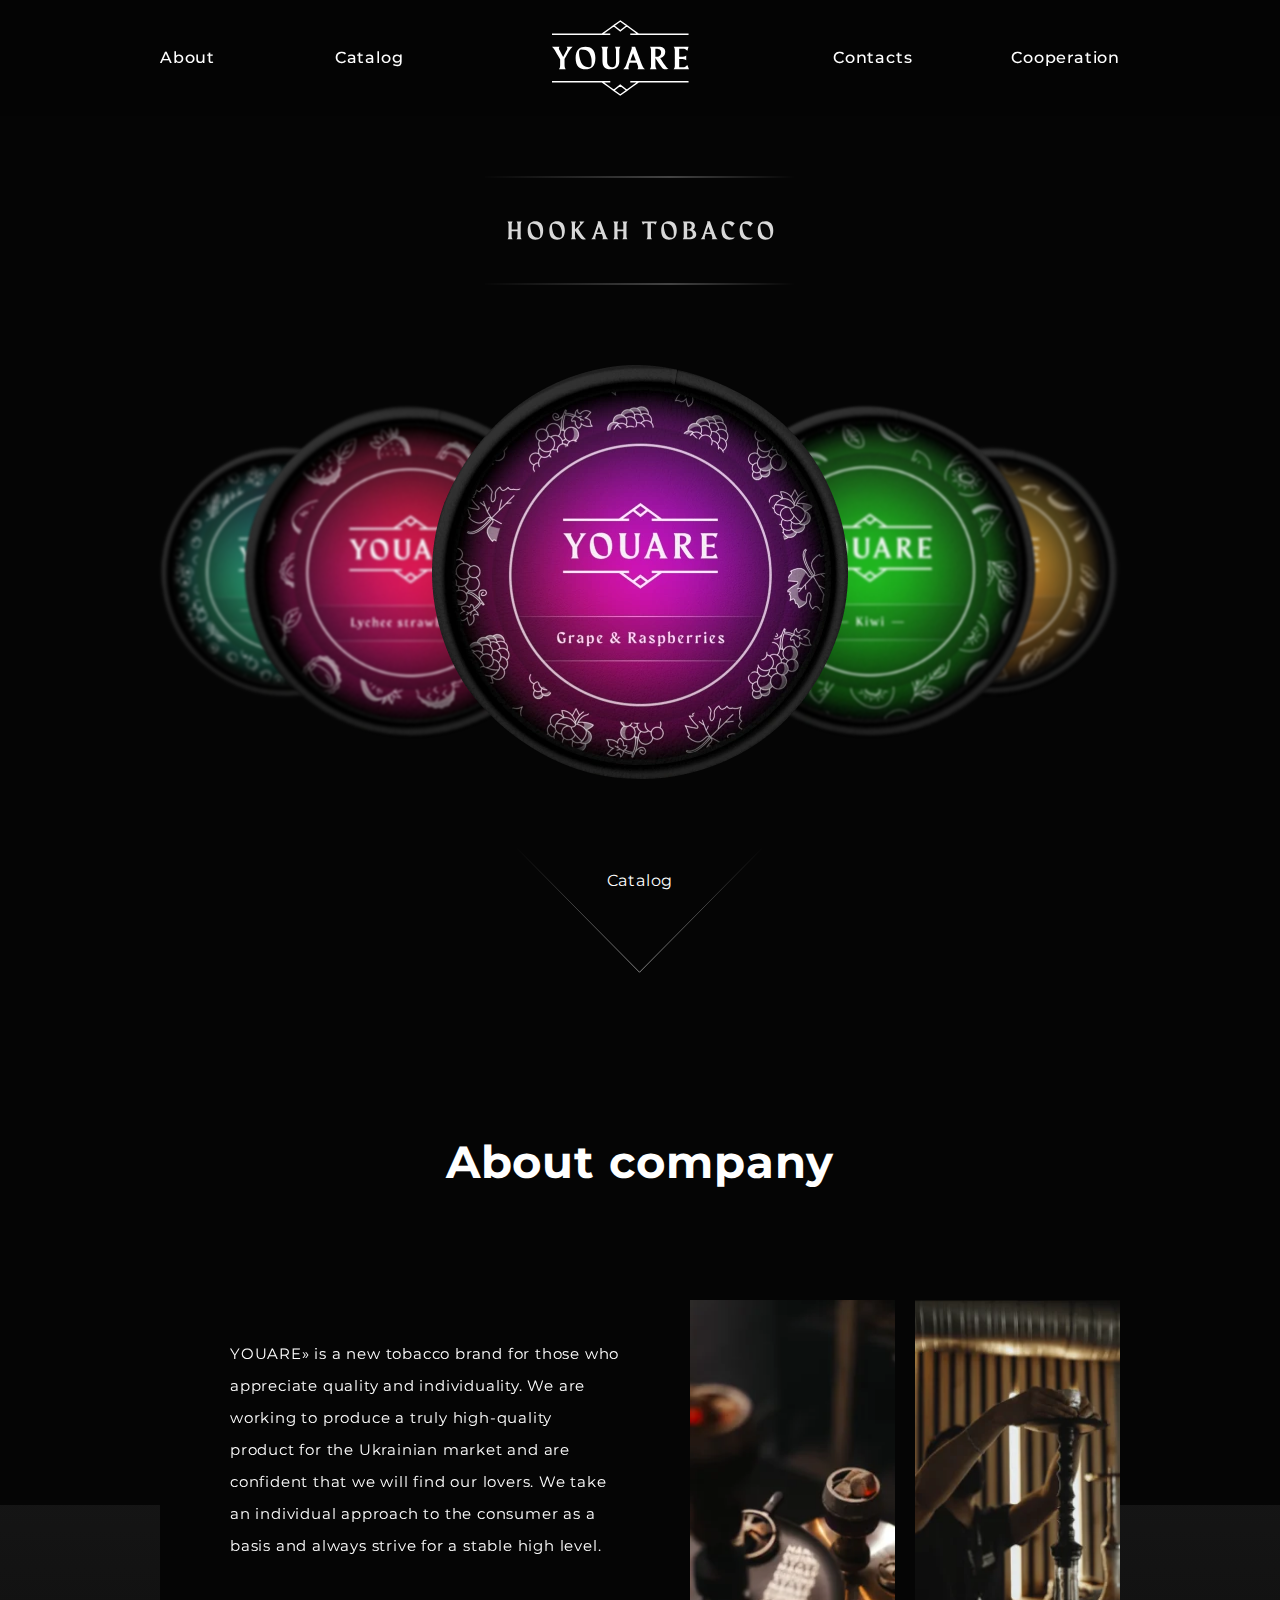
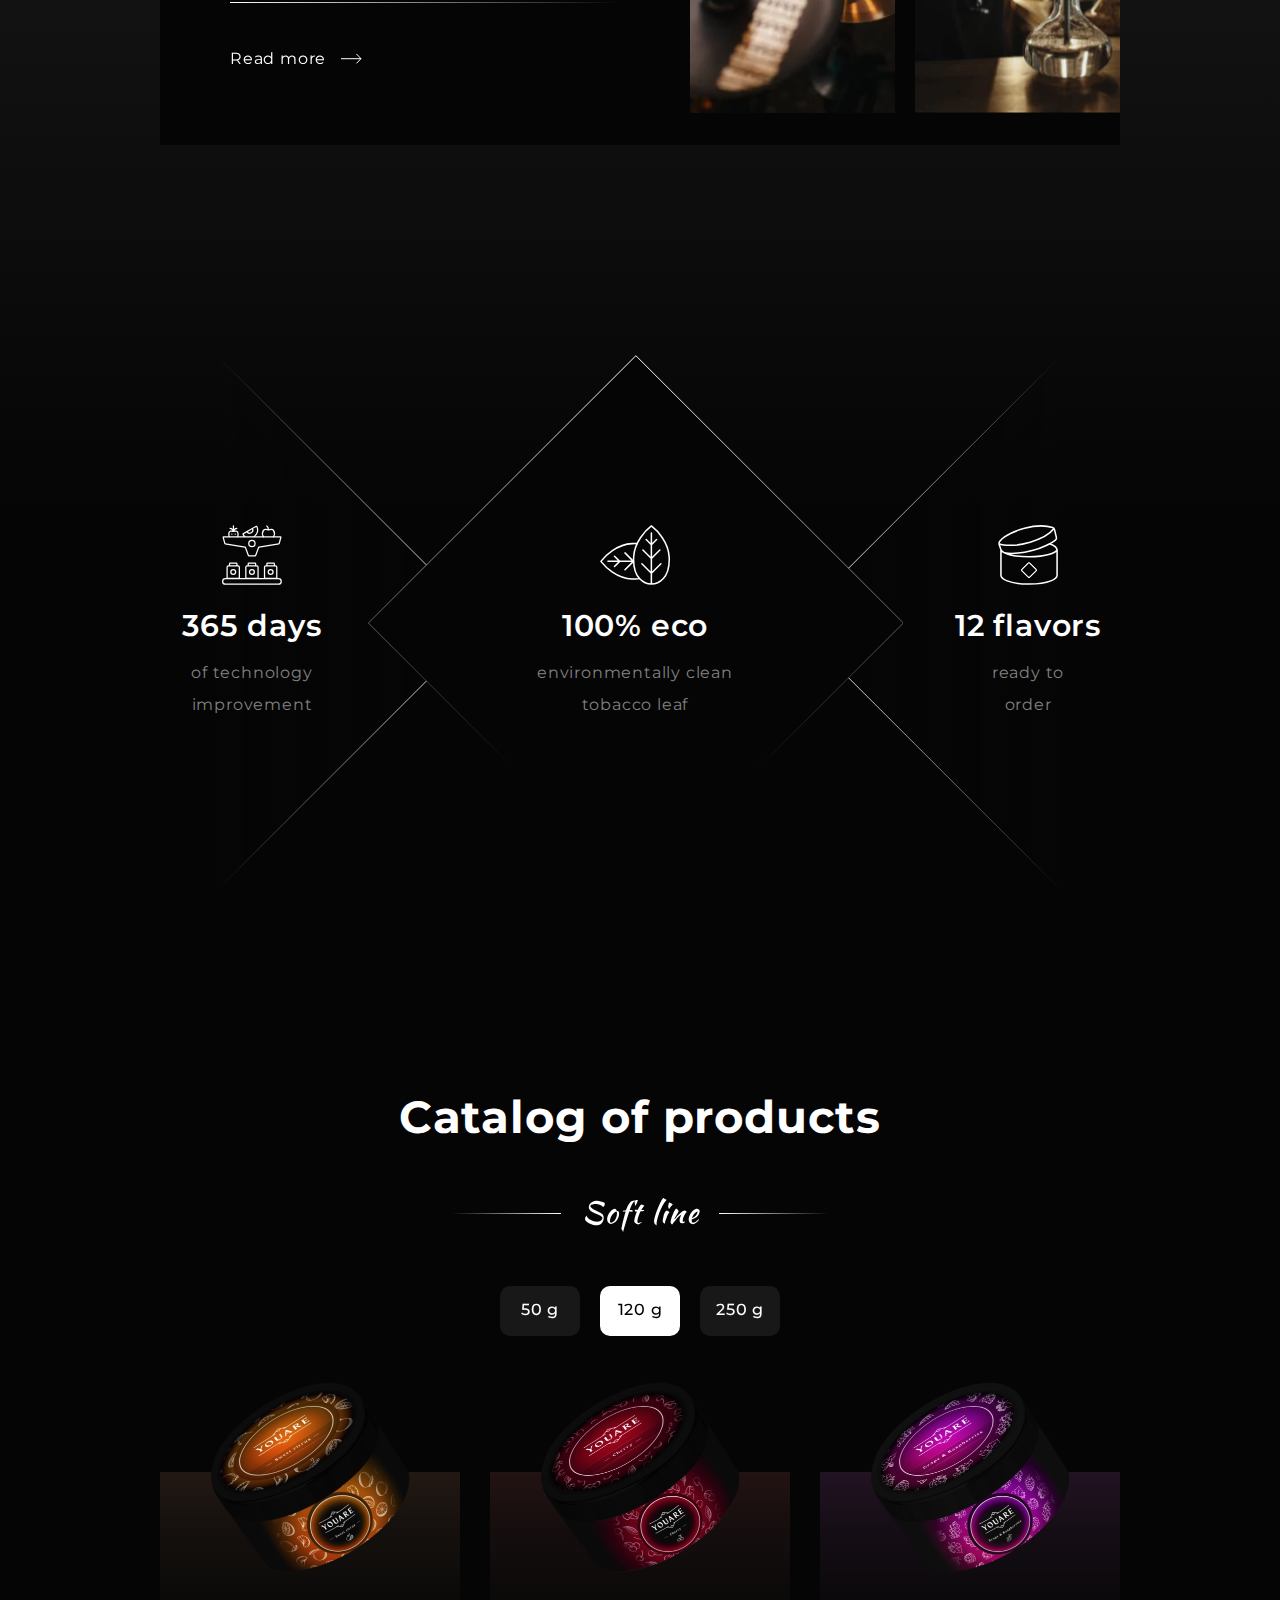
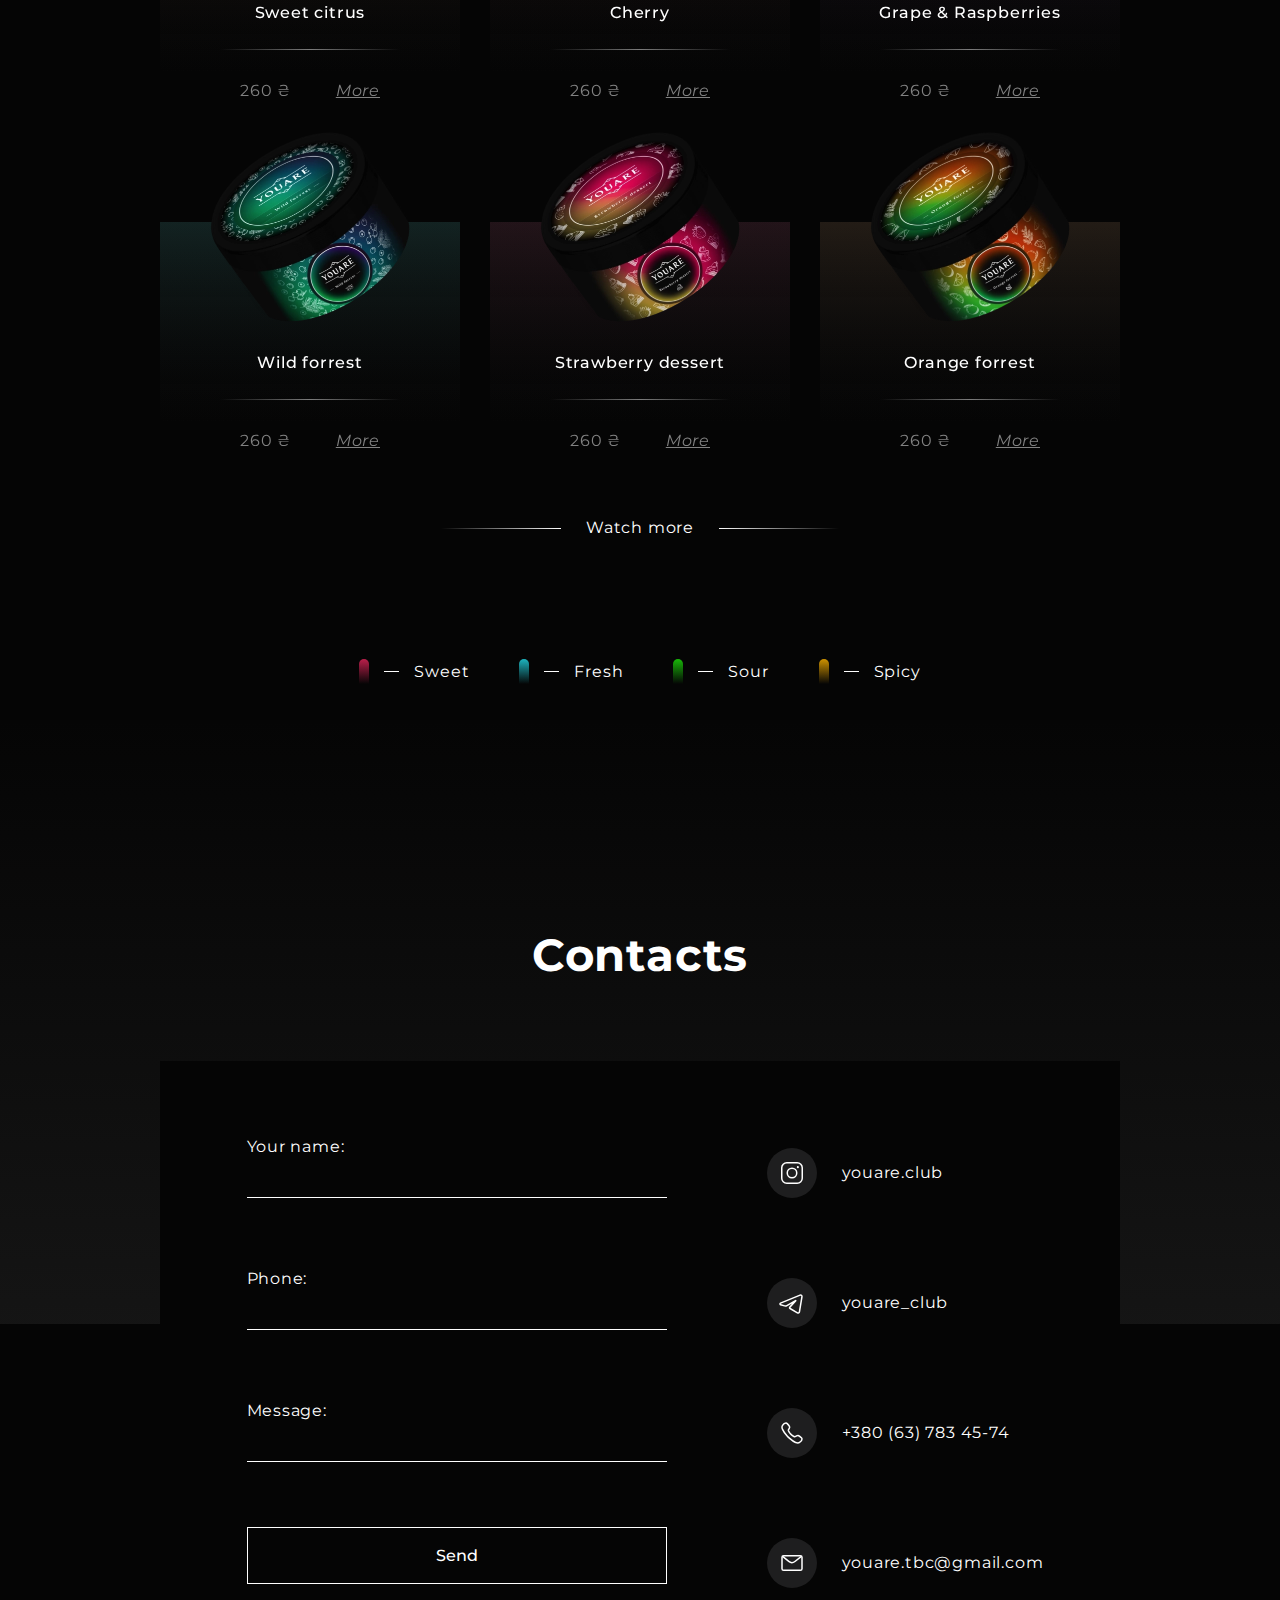
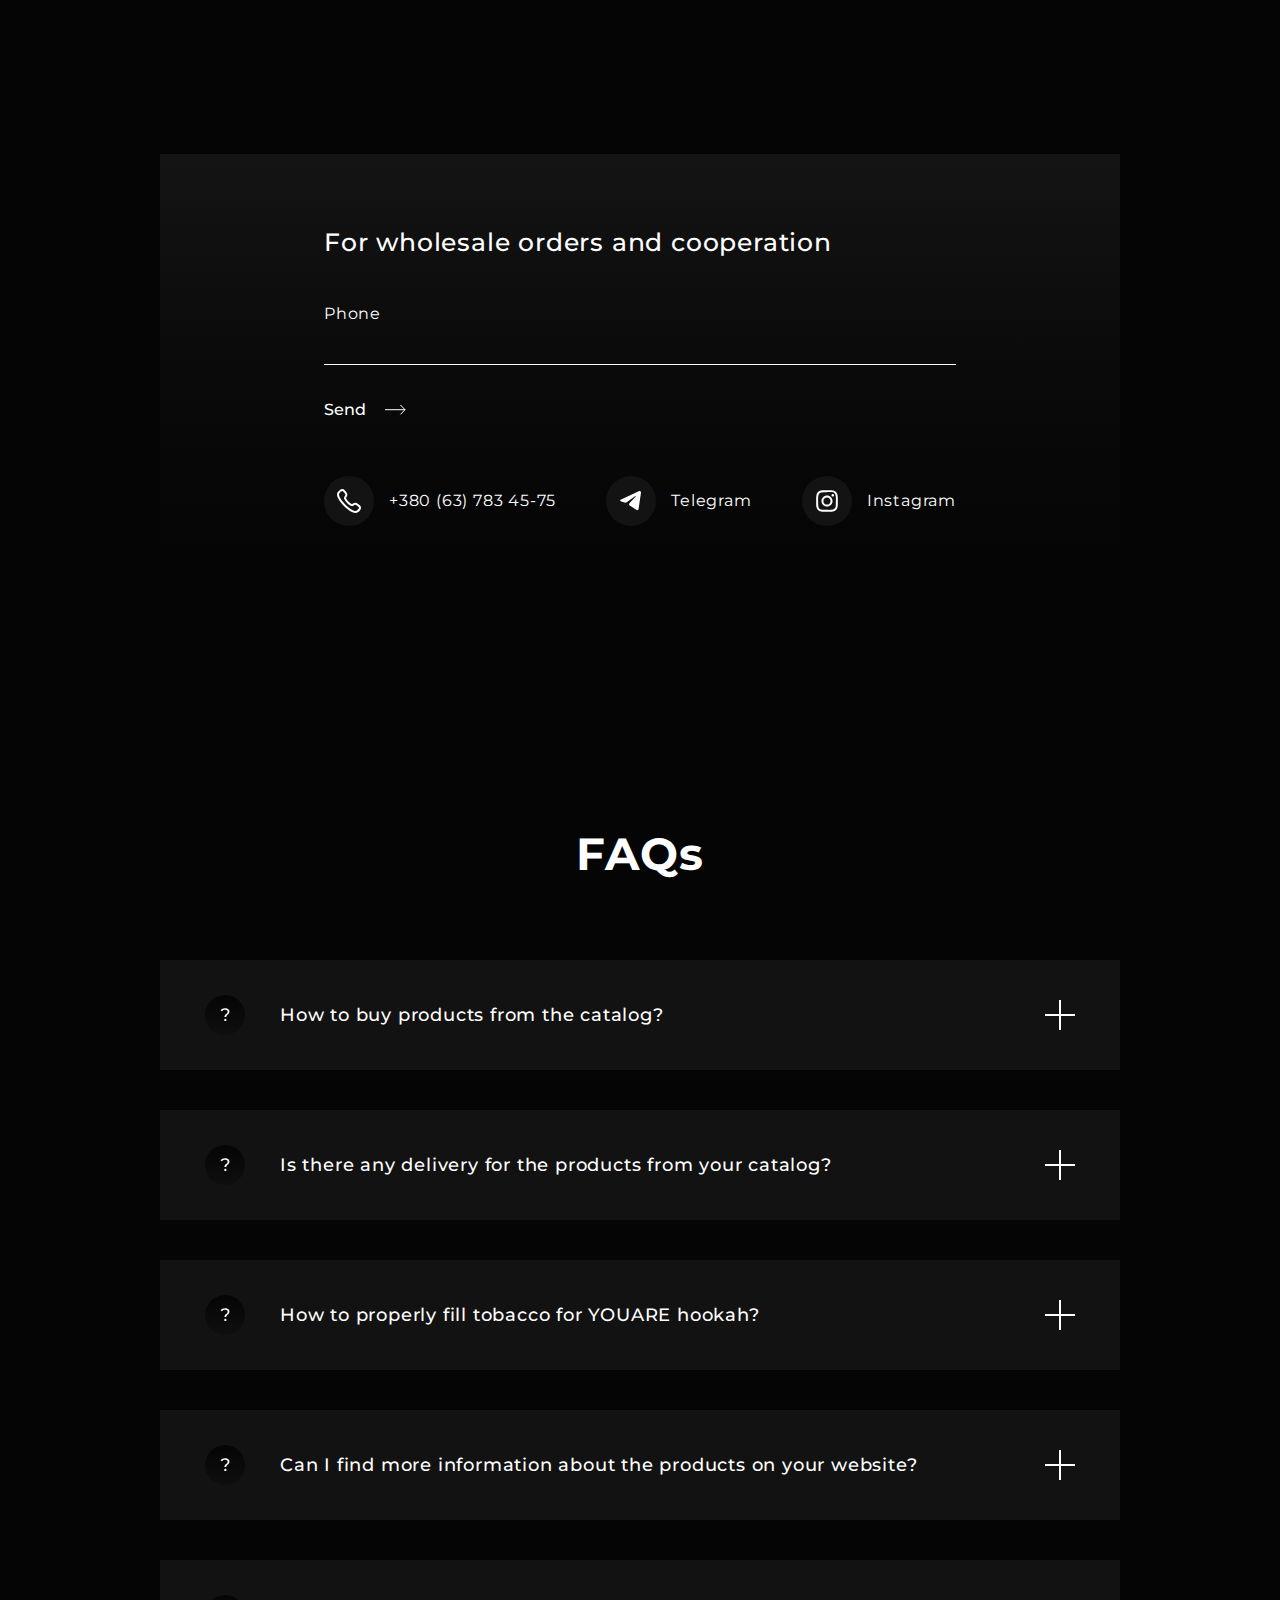
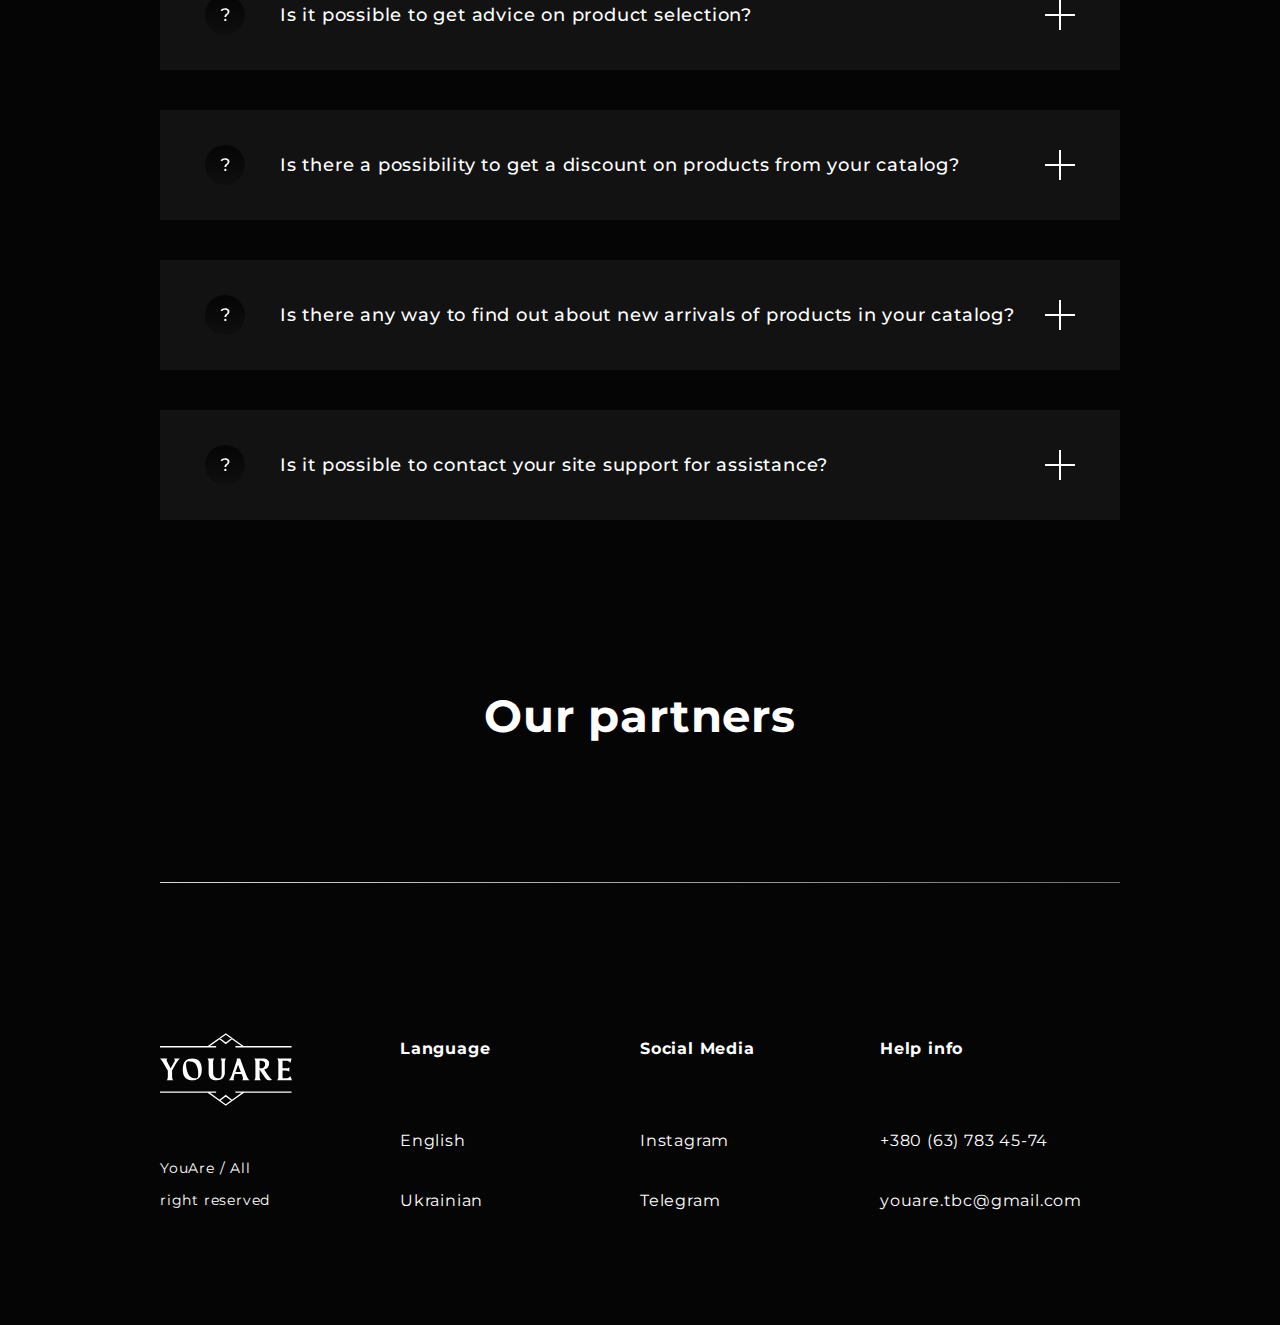
<file: eng.html>
<!DOCTYPE html>
<html lang="en">
<head>

    <meta charset="UTF-8">
    <meta http-equiv="X-UA-Compatible" content="IE=edge">
    <meta name="viewport" content="width=device-width, initial-scale=1.0">
    <meta name="format-detection" content="telephone=no">
    <meta name="description" content="YOUARE - New brand of hookah tobacco. Truly high-quality smoking blends on the Ukrainian market.">

    <title>«YOUARE» Hookah Tobacco. Brand new product on Ukraine market</title>

    <!-- Hotjar Tracking Code for https://youare.team/ -->
    <script>
        (function(h,o,t,j,a,r){
            h.hj=h.hj||function(){(h.hj.q=h.hj.q||[]).push(arguments)};
            h._hjSettings={hjid:3613632,hjsv:6};
            a=o.getElementsByTagName('head')[0];
            r=o.createElement('script');r.async=1;
            r.src=t+h._hjSettings.hjid+j+h._hjSettings.hjsv;
            a.appendChild(r);
        })(window,document,'https://static.hotjar.com/c/hotjar-','.js?sv=');
    </script>
    
    <!-- Google tag (gtag.js) -->
    <script async src="https://www.googletagmanager.com/gtag/js?id=G-FJEG56E31C"></script>
    <script>
    window.dataLayer = window.dataLayer || [];
    function gtag(){dataLayer.push(arguments);}
    gtag('js', new Date());

    gtag('config', 'G-FJEG56E31C');
    </script>

    <link rel="stylesheet" href="https://unpkg.com/swiper/swiper-bundle.min.css" />
    <link rel="stylesheet" href="css/style.css">
    <link rel="shortcut icon" href="img/favicon.webp" type="image/webp">
    <link rel="stylesheet" href="https://cdnjs.cloudflare.com/ajax/libs/animate.css/4.1.1/animate.min.css"/> 
    <link rel="preconnect" href="https://fonts.googleapis.com">
    <link rel="stylesheet" href="https://cdn.jsdelivr.net/npm/swiper@8/swiper-bundle.min.css"/>
    <link rel="preconnect" href="https://fonts.gstatic.com" crossorigin>
    <link href="https://fonts.googleapis.com/css2?family=Montserrat:ital,wght@0,400;0,500;0,700;1,500&display=swap" rel="stylesheet">

    <!-- <script src="js/wow.min.js"></script> -->
    <!-- <script>
        new WOW().init();
    </script> -->

</head>
<body>

    <!-- <section class="preloader">
        <div class="container">
            <div class="preloader__container">
                <div class="preloader__inner">
                    <video preload="auto" muted playsinline autoplay="autoplay" muted width="250" height="250">
                        <source src="img/+.mp4" type="video/mp4">
                    </video>
                </div>
            </div>
        </div>
    </section>
    
    <section class="modal">
        <div class="container">
            <div class="modal__inner animate__animated animate__fadeInDown">
                <div class="modal__inner__text">
                     <img src="img/romb.svg" class="modal__inner__text__img" alt="Youare logo style">
                     <p class="modal__inner__text__title">Age verification</p>
                     <p class="modal__inner__text__subtitle">Are you over 18 years old?</p>
                     <div class="modal__inner__text__btns">
                        <a href="https://www.disney.co.uk/" rel="nofollow" class="modal__inner__text__btns__link">NO</a>
                        <p class="modal__inner__text__btns__btn">YES</p>
                     </div>
                </div>
            </div>
        </div>
    </section> -->

    <section class="burger">
        <div class="container">
            <div class="burger__inner">
                <a href="#about" class="burger__inner__item">About us</a>
                <a href="#catalog" class="burger__inner__item">Catalog</a>
                <a href="#contacts" class="burger__inner__item">Contacts</a>
                <a href="#cooperation" class="burger__inner__item">Cooperation</a>
                <div class="burger__inner__languages">
                    <a href="https://youare.team/eng" class="burger__inner__item">EN</a>
                    <a href="https://youare.team/ua" class="burger__inner__item">UA</a>
                </div>
                <img src="img/close.svg" class="burger__inner__item__close" alt="Youare Close icon">
            </div>
        </div>
    </section>
    
    <header class="header">

        <div class="languages">
            <a href="https://youare.team/eng" class="languages__item">EN</a>
            <a href="https://youare.team/ua" class="languages__item">UA</a>
        </div>

        <div class="container">
            <div class="header__inner">
        
                <div class="nav">
                    <a href="#catalog"  class="nav__item item-catalog">
                        <img src="img/catalog.svg" alt="Youare Catalog icon">
                    </a>
                    <a href="#about" class="nav__item nav__item__dop">About</a>
                    <a href="#catalog" class="nav__item">Catalog</a>
                </div>
                <img src="img/logo.svg" alt="Youare hookah tobacco logo" class="header__logo">
                <div class="nav">
                    <a href="#contacts" class="nav__item nav__item__dop">Contacts</a>
                    <a href="#cooperation" class="nav__item last">Cooperation</a>
                    <img src="img/burger.svg" class="burger__img" alt="Youare Burger icon">
                </div>

            </div>
        </div>
    </header>

    <section class="intro animate__animated animate__fadeIn">
        <div class="container">
            <div class="intro__inner">

                <div class="intro__inner__info">
                    <img src="img/title.svg" alt="Youare hookah tobacco" class="intro__inner__title">
                </div>

                <div class="carousel">
                    <div class="carousel__list">
                        <div class="carousel__item" data-pos="-1">1</div>
                        <div class="carousel__item" data-pos="0">2</div>
                        <div class="carousel__item" data-pos="1">3</div>
                        <div class="carousel__item" data-pos="2">4</div>
                        <div class="carousel__item" data-pos="-2">5</div>
                    </div>
                </div>

                <div class="swiper slider">
                    <div class="swiper-wrapper">
                        <div class="swiper-slide">
                            <img src="img/slide-1.webp" alt="Youare title1" class="slide__img" >
                        </div>
                        <div class="swiper-slide">
                            <img src="img/slide-2.webp" alt="Youare title2" class="slide__img">  
                        </div>
                        <div class="swiper-slide">  
                            <img src="img/slide-3.webp" alt="Youare title3" class="slide__img">
                        </div>
                        <div class="swiper-slide">
                            <img src="img/slide-4.webp" alt="Youare title4" class="slide__img">
                        </div>
                        <div class="swiper-slide">
                            <img src="img/slide-5.webp" alt="Youare title5" class="slide__img">
                        </div>
                    </div>
                </div>

                <a href="#catalog" class="intro__inner__btn">
                    <p class="intro__inner__btn__text">Catalog</p>
                    <img src="img/btn.svg" alt="Youare style1">  
                </a>
                
            </div>
        </div>
    </section>
    
    <section class="about animate__animated animate__fadeInUp wow" id="about">
        <div class="container">
            <h1 class="about__title">About company</h1>
            <div class="about__inner">

                <div class="about__inner__text">
                    <div class="about__inner__text__inner">

                        <div class="swiper slider-about">
                            <div class="swiper-wrapper">
                                <div class="swiper-slide about-slide">
                                    <div class="about__inner__text__base">
                                        YOUARE» is a new tobacco brand for those who appreciate quality and individuality. We are working to produce a truly high-quality product for the Ukrainian market and are confident that we will find our lovers. We take an individual approach to the consumer as a basis and always strive for a stable high level. 
                                    </div>
                                    <div class="about__inner__text__rec"></div>
                                    <div id="toggleLink" class="about__inner__text__link">
                                        Read more
                                        <img src="img/arrow.svg" alt="Youare arrow icon" class="arrow">
                                    </div>
                                </div>
                                <div class="swiper-slide about-slide">
                                    <div class="about__inner__text__expanding">
                                        «YOUARE» smoking blend is made from selected Virginia tobacco leaves that are gently processed. We use 100% pure edible glycerin, syrup and flavors of our own import. 
                                        <br><br>Believe us, we will find out what you want!
                                    </div> 
                                    <div class="about__inner__text__link__wrapper">
                                        <div class="about__inner__text__rec"></div>
                                        <div id="toggleLink" class="about__inner__text__link">
                                            Back
                                            <img src="img/arrow.svg" alt="Youare arrow icon" class="arrow rotate">
                                        </div>
                                    </div>
                                </div>
                            </div>
                        </div>

                    </div>
                </div>

                <div class="about__inner__img">
                    <img src="img/about-1.webp" alt="Youare photo1" class="about__inner__img__item">
                    <img src="img/about-2.webp" alt="Youare photo2"  class="about__inner__img__item">
                </div>
                
            </div>
        </div>
        <div class="about__bk"></div>
    </section>

    <section class="benefits  animate__animated animate__fadeInUp wow">
        <div class="container">
            <div class="benefits__inner">

                <div class="benefits__inner__item first">
                    <div class="benefits__inner__item__inner first__inner">
                        <img src="img/icon-1.svg" alt="Youare icon1" class="benefits__inner__item__icon">
                        <p class="benefits__inner__item__title">365 days</p>
                        <p class="benefits__inner__item__subtitle">of technology <br> improvement</p>
                    </div>
                </div>
                <div class="benefits__inner__item second">
                    <div class="benefits__inner__item__inner second__inner">
                        <img src="img/icon-2.svg" alt="Youare icon2" class="benefits__inner__item__icon">
                        <p class="benefits__inner__item__title">100% eco</p>
                        <p class="benefits__inner__item__subtitle">environmentally clean tobacco leaf</p>
                    </div>
                </div>
                <div class="benefits__inner__item third">
                    <div class="benefits__inner__item__inner third__inner">
                        <img src="img/icon-3.svg" alt="Youare icon3" class="benefits__inner__item__icon">
                        <p class="benefits__inner__item__title">12 flavors</p>
                        <p class="benefits__inner__item__subtitle">ready to <br> order</p>
                    </div>
                </div>

            </div>
        </div>
    </section>

    <section class="catalog" id="catalog">
        <div class="container">
            <h2 class="catalog__title">Catalog of products</h2>
            <img src="img/oft.svg" alt="Youare soft line" class="catalog__img__img">
            <div class="catalog__filters">
                <div class="swiper-pagination catalog__pagination"></div>
            </div>

            <div class="swiper slider__catalog">
                <div class="swiper-wrapper catalog__wrapper">
                    <div class="swiper-slide slids__catalog">
                        <div class="catalog__inner">

                            <div class="flip-block-wrapper wrapper-1">
                                <div class="flip-block">
                                    <div class="flip-block-inner">
                                        <div class="flip-block-front wrapper-1-front">
    
                                            <div class="catalog__img__con product-1">
                                                <img src="img/product-1-s.webp" alt="Youare hookah tobacco product 1s" class="catalog__img small">
                                            </div>
                                            <p class="catalog__inner__item__flavor">Sweet citrus</p>
                                            <div class="catalog__inner__item__rec"></div>
                                            <img src="img/3.svg" alt="Youare style2" class="catalog__inner__item__hardest">
                                            <div class="catalog__inner__item__info">
                                                <p class="catalog__inner__item__price">140 ₴</p>
                                                <p href="#contacts" class="catalog__inner__item__link" id="more-button">More</p>
                                            </div>
    
                                        </div>
                                        <div class="flip-block-back wrapper-1-back short">
    
                                            <div class="catalog__inner__item__back__tastes">
                                                <div class="catalog__inner__item__back__taste sugar"></div>
                                                <div class="catalog__inner__item__back__taste sour"></div>
                                                <!-- <div class="catalog__inner__item__back__taste spice"></div> -->
                                                <!-- <div class="catalog__inner__item__back__taste fresh"></div> -->
                                            </div>
                                            <div class="catalog__inner__item__back__text__container">
                                                <p class="catalog__inner__item__back__text">
                                                    A harmonious combination of sweet orange and wild tangerine.
                                                </p>
                                            </div>                                           
                                            <div class="catalog__inner__item__rec rec__catalog"></div>
                                            <div class="catalog__inner__item__back__text__item">
                                                <p class="catalog__inner__item__back__text__item__text">Level TH</p>
                                                <p class="catalog__inner__item__back__text__item__text">1/5</p>
                                            </div>
                                            <div class="catalog__inner__item__back__text__item">
                                                <p class="catalog__inner__item__back__text__item__text">Strength:</p>
                                                <p class="catalog__inner__item__back__text__item__text">1/5</p>
                                            </div>
    
                                        </div>
                                    </div>
                                </div>
                            </div>
                            <div class="flip-block-wrapper wrapper-2">
                                <div class="flip-block">
                                    <div class="flip-block-inner">
                                        <div class="flip-block-front wrapper-2-front">
    
                                            <div class="catalog__img__con product-1">
                                                <img src="img/product-2-s.webp" alt="Youare hookah tobacco product 1s" class="catalog__img small">
                                            </div>
                                            <p class="catalog__inner__item__flavor">Cherry</p>
                                            <div class="catalog__inner__item__rec"></div>
                                            <img src="img/3.svg" alt="Youare style2" class="catalog__inner__item__hardest">
                                            <div class="catalog__inner__item__info">
                                                <p class="catalog__inner__item__price">140 ₴</p>
                                                <p href="#contacts" class="catalog__inner__item__link" id="more-button">More</p>
                                            </div>
    
                                        </div>
                                        <div class="flip-block-back wrapper-2-back short">
    
                                            <div class="catalog__inner__item__back__tastes">
                                                <!-- <div class="catalog__inner__item__back__taste sour"></div> -->
                                                <!-- <div class="catalog__inner__item__back__taste spice"></div> -->
                                                <!-- <div class="catalog__inner__item__back__taste fresh"></div> -->
                                                <div class="catalog__inner__item__back__taste sugar"></div>
                                            </div>
                                            <div class="catalog__inner__item__back__text__container">
                                                <p class="catalog__inner__item__back__text">
                                                    Bright taste of heady sweet cherries.
                                                </p>
                                            </div>                                           
                                            <div class="catalog__inner__item__rec rec__catalog"></div>
                                            <div class="catalog__inner__item__back__text__item">
                                                <p class="catalog__inner__item__back__text__item__text">Level TH</p>
                                                <p class="catalog__inner__item__back__text__item__text">1/5</p>
                                            </div>
                                            <div class="catalog__inner__item__back__text__item">
                                                <p class="catalog__inner__item__back__text__item__text">Strength:</p>
                                                <p class="catalog__inner__item__back__text__item__text">1/5</p>
                                            </div>
    
                                        </div>
                                    </div>
                                </div>
                            </div>
                            <div class="flip-block-wrapper wrapper-3">
                                <div class="flip-block">
                                    <div class="flip-block-inner">
                                        <div class="flip-block-front wrapper-3-front">
    
                                            <div class="catalog__img__con product-1">
                                                <img src="img/product-3-s.webp" alt="Youare hookah tobacco product 1s" class="catalog__img small">
                                            </div>
                                            <p class="catalog__inner__item__flavor">Grape & Raspberries</p>
                                            <div class="catalog__inner__item__rec"></div>
                                            <img src="img/3.svg" alt="Youare style2" class="catalog__inner__item__hardest">
                                            <div class="catalog__inner__item__info">
                                                <p class="catalog__inner__item__price">140 ₴</p>
                                                <p href="#contacts" class="catalog__inner__item__link" id="more-button">More</p>
                                            </div>
    
                                        </div>
                                        <div class="flip-block-back wrapper-3-back short">
    
                                            <div class="catalog__inner__item__back__tastes">
                                                <!-- <div class="catalog__inner__item__back__taste sour"></div> -->
                                                <!-- <div class="catalog__inner__item__back__taste spice"></div> -->
                                                <!-- <div class="catalog__inner__item__back__taste fresh"></div> -->
                                                <div class="catalog__inner__item__back__taste sugar"></div>
                                            </div>
                                            <div class="catalog__inner__item__back__text__container">
                                                <p class="catalog__inner__item__back__text">
                                                    A sweet intertwining of grapes and raspberries with a slight acidity.
                                                </p>
                                            </div>                                           
                                            <div class="catalog__inner__item__rec rec__catalog"></div>
                                            <div class="catalog__inner__item__back__text__item">
                                                <p class="catalog__inner__item__back__text__item__text">Level TH</p>
                                                <p class="catalog__inner__item__back__text__item__text">1/5</p>
                                            </div>
                                            <div class="catalog__inner__item__back__text__item">
                                                <p class="catalog__inner__item__back__text__item__text">Strength:</p>
                                                <p class="catalog__inner__item__back__text__item__text">1/5</p>
                                            </div>
    
                                        </div>
                                    </div>
                                </div>
                            </div>
                            <div class="flip-block-wrapper wrapper-4">
                                <div class="flip-block">
                                    <div class="flip-block-inner">
                                        <div class="flip-block-front wrapper-4-front">
    
                                            <div class="catalog__img__con product-1">
                                                <img src="img/product-4-s.webp" alt="Youare hookah tobacco product 1s" class="catalog__img small">
                                            </div>
                                            <p class="catalog__inner__item__flavor">Wild forrest</p>
                                            <div class="catalog__inner__item__rec"></div>
                                            <img src="img/3.svg" alt="Youare style2" class="catalog__inner__item__hardest">
                                            <div class="catalog__inner__item__info">
                                                <p class="catalog__inner__item__price">140 ₴</p>
                                                <p href="#contacts" class="catalog__inner__item__link" id="more-button">More</p>
                                            </div>
    
                                        </div>
                                        <div class="flip-block-back wrapper-4-back short">
    
                                            <div class="catalog__inner__item__back__tastes">
                                                <!-- <div class="catalog__inner__item__back__taste sour"></div> -->
                                                <div class="catalog__inner__item__back__taste sugar"></div>
                                                <div class="catalog__inner__item__back__taste spice"></div>
                                                <!-- <div class="catalog__inner__item__back__taste fresh"></div> -->
                                            </div>
                                            <div class="catalog__inner__item__back__text__container">
                                                <p class="catalog__inner__item__back__text">
                                                    A fresh mix of blueberries and currants, complemented by pine notes.
                                                </p>
                                            </div>                                           
                                            <div class="catalog__inner__item__rec rec__catalog"></div>
                                            <div class="catalog__inner__item__back__text__item">
                                                <p class="catalog__inner__item__back__text__item__text">Level TH</p>
                                                <p class="catalog__inner__item__back__text__item__text">1/5</p>
                                            </div>
                                            <div class="catalog__inner__item__back__text__item">
                                                <p class="catalog__inner__item__back__text__item__text">Strength:</p>
                                                <p class="catalog__inner__item__back__text__item__text">1/5</p>
                                            </div>
    
                                        </div>
                                    </div>
                                </div>
                            </div>
                            <div class="flip-block-wrapper wrapper-5">
                                <div class="flip-block">
                                    <div class="flip-block-inner">
                                        <div class="flip-block-front wrapper-5-front">
    
                                            <div class="catalog__img__con product-1">
                                                <img src="img/product-5-s.webp" alt="Youare hookah tobacco product 1s" class="catalog__img small">
                                            </div>
                                            <p class="catalog__inner__item__flavor">Strawberry dessert</p>
                                            <div class="catalog__inner__item__rec"></div>
                                            <img src="img/3.svg" alt="Youare style2" class="catalog__inner__item__hardest">
                                            <div class="catalog__inner__item__info">
                                                <p class="catalog__inner__item__price">140 ₴</p>
                                                <p href="#contacts" class="catalog__inner__item__link" id="more-button">More</p>
                                            </div>
    
                                        </div>
                                        <div class="flip-block-back wrapper-5-back short">
    
                                            <div class="catalog__inner__item__back__tastes">
                                                <!-- <div class="catalog__inner__item__back__taste sour"></div> -->
                                                <!-- <div class="catalog__inner__item__back__taste spice"></div> -->
                                                <!-- <div class="catalog__inner__item__back__taste fresh"></div> -->
                                                <div class="catalog__inner__item__back__taste sugar"></div>
                                            </div>
                                            <div class="catalog__inner__item__back__text__container">
                                                <p class="catalog__inner__item__back__text">
                                                    Sweet strawberry cookies with white chocolate.
                                                </p>
                                            </div>                                           
                                            <div class="catalog__inner__item__rec rec__catalog"></div>
                                            <div class="catalog__inner__item__back__text__item">
                                                <p class="catalog__inner__item__back__text__item__text">Level TH</p>
                                                <p class="catalog__inner__item__back__text__item__text">1/5</p>
                                            </div>
                                            <div class="catalog__inner__item__back__text__item">
                                                <p class="catalog__inner__item__back__text__item__text">Strength:</p>
                                                <p class="catalog__inner__item__back__text__item__text">1/5</p>
                                            </div>
    
                                        </div>
                                    </div>
                                </div>
                            </div>
                            <div class="flip-block-wrapper wrapper-6">
                                <div class="flip-block">
                                    <div class="flip-block-inner">
                                        <div class="flip-block-front wrapper-6-front">
    
                                            <div class="catalog__img__con product-1">
                                                <img src="img/product-6-s.webp" alt="Youare hookah tobacco product 1s" class="catalog__img small">
                                            </div>
                                            <p class="catalog__inner__item__flavor">Orange forrest</p>
                                            <div class="catalog__inner__item__rec"></div>
                                            <img src="img/3.svg" alt="Youare style2" class="catalog__inner__item__hardest">
                                            <div class="catalog__inner__item__info">
                                                <p class="catalog__inner__item__price">140 ₴</p>
                                                <p href="#contacts" class="catalog__inner__item__link" id="more-button">More</p>
                                            </div>
    
                                        </div>
                                        <div class="flip-block-back wrapper-6-back short">
    
                                            <div class="catalog__inner__item__back__tastes">
                                                <div class="catalog__inner__item__back__taste sour"></div>
                                                <!-- <div class="catalog__inner__item__back__taste spice"></div> -->
                                                <!-- <div class="catalog__inner__item__back__taste fresh"></div> -->
                                                <div class="catalog__inner__item__back__taste sugar"></div>
                                            </div>
                                            <div class="catalog__inner__item__back__text__container">
                                                <p class="catalog__inner__item__back__text">
                                                    An impressive mix of fresh orange and natural pine needles.
                                                </p>
                                            </div>                                           
                                            <div class="catalog__inner__item__rec rec__catalog"></div>
                                            <div class="catalog__inner__item__back__text__item">
                                                <p class="catalog__inner__item__back__text__item__text">Level TH</p>
                                                <p class="catalog__inner__item__back__text__item__text">1/5</p>
                                            </div>
                                            <div class="catalog__inner__item__back__text__item">
                                                <p class="catalog__inner__item__back__text__item__text">Strength:</p>
                                                <p class="catalog__inner__item__back__text__item__text">1/5</p>
                                            </div>
    
                                        </div>
                                    </div>
                                </div>
                            </div>
                            <div class="catalog__back">
                                <div class="catalog__inner">
                                    <div class="flip-block-wrapper wrapper-7">
                                        <div class="flip-block">
                                            <div class="flip-block-inner">
                                                <div class="flip-block-front wrapper-7-front">
            
                                                    <div class="catalog__img__con product-1">
                                                        <img src="img/product-7-s.webp" alt="Youare hookah tobacco product 1s" class="catalog__img small">
                                                    </div>
                                                    <p class="catalog__inner__item__flavor">Barberry</p>
                                                    <div class="catalog__inner__item__rec"></div>
                                                    <img src="img/3.svg" alt="Youare style2" class="catalog__inner__item__hardest">
                                                    <div class="catalog__inner__item__info">
                                                        <p class="catalog__inner__item__price">140 ₴</p>
                                                        <p href="#contacts" class="catalog__inner__item__link" id="more-button">More</p>
                                                    </div>
            
                                                </div>
                                                <div class="flip-block-back wrapper-7-back short">
            
                                                    <div class="catalog__inner__item__back__tastes">
                                                        <div class="catalog__inner__item__back__taste sour"></div>
                                                        <!-- <div class="catalog__inner__item__back__taste spice"></div> -->
                                                        <!-- <div class="catalog__inner__item__back__taste fresh"></div> -->
                                                        <div class="catalog__inner__item__back__taste sugar"></div>
                                                    </div>
                                                    <div class="catalog__inner__item__back__text__container">
                                                        <p class="catalog__inner__item__back__text">
                                                            The exotic mystery of barberry berries in the open flavor.
                                                        </p>
                                                    </div>                                           
                                                    <div class="catalog__inner__item__rec rec__catalog"></div>
                                                    <div class="catalog__inner__item__back__text__item">
                                                        <p class="catalog__inner__item__back__text__item__text">Level TH</p>
                                                        <p class="catalog__inner__item__back__text__item__text">1/5</p>
                                                    </div>
                                                    <div class="catalog__inner__item__back__text__item">
                                                        <p class="catalog__inner__item__back__text__item__text">Strength:</p>
                                                        <p class="catalog__inner__item__back__text__item__text">1/5</p>
                                                    </div>
            
                                                </div>
                                            </div>
                                        </div>
                                    </div>
                                    <div class="flip-block-wrapper wrapper-8">
                                        <div class="flip-block">
                                            <div class="flip-block-inner">
                                                <div class="flip-block-front wrapper-8-front">
            
                                                    <div class="catalog__img__con product-1">
                                                        <img src="img/product-8-s.webp" alt="Youare hookah tobacco product 1s" class="catalog__img small">
                                                    </div>
                                                    <p class="catalog__inner__item__flavor">Plum</p>
                                                    <div class="catalog__inner__item__rec"></div>
                                                    <img src="img/3.svg" alt="Youare style2" class="catalog__inner__item__hardest">
                                                    <div class="catalog__inner__item__info">
                                                        <p class="catalog__inner__item__price">140 ₴</p>
                                                        <p href="#contacts" class="catalog__inner__item__link" id="more-button">More</p>
                                                    </div>
            
                                                </div>
                                                <div class="flip-block-back wrapper-8-back short">
            
                                                    <div class="catalog__inner__item__back__tastes">
                                                        <div class="catalog__inner__item__back__taste sugar"></div>
                                                        <div class="catalog__inner__item__back__taste sour"></div>
                                                        <!-- <div class="catalog__inner__item__back__taste spice"></div> -->
                                                        <!-- <div class="catalog__inner__item__back__taste fresh"></div> -->
                                                    </div>
                                                    <div class="catalog__inner__item__back__text__container">
                                                        <p class="catalog__inner__item__back__text">
                                                            Thick flavor of natural ripe plum.
                                                        </p>
                                                    </div>                                           
                                                    <div class="catalog__inner__item__rec rec__catalog"></div>
                                                    <div class="catalog__inner__item__back__text__item">
                                                        <p class="catalog__inner__item__back__text__item__text">Level TH</p>
                                                        <p class="catalog__inner__item__back__text__item__text">1/5</p>
                                                    </div>
                                                    <div class="catalog__inner__item__back__text__item">
                                                        <p class="catalog__inner__item__back__text__item__text">Strength:</p>
                                                        <p class="catalog__inner__item__back__text__item__text">1/5</p>
                                                    </div>
            
                                                </div>
                                            </div>
                                        </div>
                                    </div>
                                    <div class="flip-block-wrapper wrapper-9">
                                        <div class="flip-block">
                                            <div class="flip-block-inner">
                                                <div class="flip-block-front wrapper-9-front">
            
                                                    <div class="catalog__img__con product-1">
                                                        <img src="img/product-9-s.webp" alt="Youare hookah tobacco product 1s" class="catalog__img small">
                                                    </div>
                                                    <p class="catalog__inner__item__flavor">Pineapple</p>
                                                    <div class="catalog__inner__item__rec"></div>
                                                    <img src="img/3.svg" alt="Youare style2" class="catalog__inner__item__hardest">
                                                    <div class="catalog__inner__item__info">
                                                        <p class="catalog__inner__item__price">140 ₴</p>
                                                        <p href="#contacts" class="catalog__inner__item__link" id="more-button">More</p>
                                                    </div>
            
                                                </div>
                                                <div class="flip-block-back wrapper-9-back short">
            
                                                    <div class="catalog__inner__item__back__tastes">
                                                        <div class="catalog__inner__item__back__taste sugar"></div>
                                                    </div>
                                                    <div class="catalog__inner__item__back__text__container">
                                                        <p class="catalog__inner__item__back__text">
                                                            Passionate aroma of juicy tropical pineapple.
                                                        </p>
                                                    </div>                                           
                                                    <div class="catalog__inner__item__rec rec__catalog"></div>
                                                    <div class="catalog__inner__item__back__text__item">
                                                        <p class="catalog__inner__item__back__text__item__text">Level TH</p>
                                                        <p class="catalog__inner__item__back__text__item__text">1/5</p>
                                                    </div>
                                                    <div class="catalog__inner__item__back__text__item">
                                                        <p class="catalog__inner__item__back__text__item__text">Strength:</p>
                                                        <p class="catalog__inner__item__back__text__item__text">1/5</p>
                                                    </div>
            
                                                </div>
                                            </div>
                                        </div>
                                    </div>
                                    <div class="flip-block-wrapper wrapper-10">
                                        <div class="flip-block">
                                            <div class="flip-block-inner">
                                                <div class="flip-block-front wrapper-10-front">
            
                                                    <div class="catalog__img__con product-1">
                                                        <img src="img/product-10-s.webp" alt="Youare hookah tobacco product 1s" class="catalog__img small">
                                                    </div>
                                                    <p class="catalog__inner__item__flavor">Kiwi</p>
                                                    <div class="catalog__inner__item__rec"></div>
                                                    <img src="img/3.svg" alt="Youare style2" class="catalog__inner__item__hardest">
                                                    <div class="catalog__inner__item__info">
                                                        <p class="catalog__inner__item__price">140 ₴</p>
                                                        <p href="#contacts" class="catalog__inner__item__link" id="more-button">More</p>
                                                    </div>
            
                                                </div>
                                                <div class="flip-block-back wrapper-10-back short">
            
                                                    <div class="catalog__inner__item__back__tastes">
                                                        <!-- <div class="catalog__inner__item__back__taste sugar"></div> -->
                                                        <div class="catalog__inner__item__back__taste sour"></div>
                                                        <!-- <div class="catalog__inner__item__back__taste spice"></div> -->
                                                        <!-- <div class="catalog__inner__item__back__taste fresh"></div> -->
                                                    </div>
                                                    <div class="catalog__inner__item__back__text__container">
                                                        <p class="catalog__inner__item__back__text">
                                                            Lively juicy kiwi. Exquisite energy and freshness.
                                                        </p>
                                                    </div>                                           
                                                    <div class="catalog__inner__item__rec rec__catalog"></div>
                                                    <div class="catalog__inner__item__back__text__item">
                                                        <p class="catalog__inner__item__back__text__item__text">Level TH</p>
                                                        <p class="catalog__inner__item__back__text__item__text">1/5</p>
                                                    </div>
                                                    <div class="catalog__inner__item__back__text__item">
                                                        <p class="catalog__inner__item__back__text__item__text">Strength:</p>
                                                        <p class="catalog__inner__item__back__text__item__text">1/5</p>
                                                    </div>
            
                                                </div>
                                            </div>
                                        </div>
                                    </div>
                                    <div class="flip-block-wrapper wrapper-11">
                                        <div class="flip-block">
                                            <div class="flip-block-inner">
                                                <div class="flip-block-front wrapper-11-front">
            
                                                    <div class="catalog__img__con product-1">
                                                        <img src="img/product-11-s.webp" alt="Youare hookah tobacco product 1s" class="catalog__img small">
                                                    </div>
                                                    <p class="catalog__inner__item__flavor">Mango</p>
                                                    <div class="catalog__inner__item__rec"></div>
                                                    <img src="img/3.svg" alt="Youare style2" class="catalog__inner__item__hardest">
                                                    <div class="catalog__inner__item__info">
                                                        <p class="catalog__inner__item__price">140 ₴</p>
                                                        <p href="#contacts" class="catalog__inner__item__link" id="more-button">More</p>
                                                    </div>
            
                                                </div>
                                                <div class="flip-block-back wrapper-11-back short">
            
                                                    <div class="catalog__inner__item__back__tastes">
                                                        <!-- <div class="catalog__inner__item__back__taste fresh"></div> -->
                                                        <div class="catalog__inner__item__back__taste sugar"></div>
                                                        <!-- <div class="catalog__inner__item__back__taste sour"></div> -->
                                                        <!-- <div class="catalog__inner__item__back__taste spice"></div> -->
                                                    </div>
                                                    <div class="catalog__inner__item__back__text__container">
                                                        <p class="catalog__inner__item__back__text">
                                                            Bright shades of soft and juicy mango.
                                                        </p>
                                                    </div>                                           
                                                    <div class="catalog__inner__item__rec rec__catalog"></div>
                                                    <div class="catalog__inner__item__back__text__item">
                                                        <p class="catalog__inner__item__back__text__item__text">Level TH</p>
                                                        <p class="catalog__inner__item__back__text__item__text">1/5</p>
                                                    </div>
                                                    <div class="catalog__inner__item__back__text__item">
                                                        <p class="catalog__inner__item__back__text__item__text">Strength:</p>
                                                        <p class="catalog__inner__item__back__text__item__text">1/5</p>
                                                    </div>
            
                                                </div>
                                            </div>
                                        </div>
                                    </div>
                                    <div class="flip-block-wrapper wrapper-12">
                                        <div class="flip-block">
                                            <div class="flip-block-inner">
                                                <div class="flip-block-front wrapper-12-front">
            
                                                    <div class="catalog__img__con product-1">
                                                        <img src="img/product-12-s.webp" alt="Youare hookah tobacco product 1s" class="catalog__img small">
                                                    </div>
                                                    <p class="catalog__inner__item__flavor">Lychee strawberry</p>
                                                    <div class="catalog__inner__item__rec"></div>
                                                    <img src="img/3.svg" alt="Youare style2" class="catalog__inner__item__hardest">
                                                    <div class="catalog__inner__item__info">
                                                        <p class="catalog__inner__item__price">140 ₴</p>
                                                        <p href="#contacts" class="catalog__inner__item__link" id="more-button">More</p>
                                                    </div>
            
                                                </div>
                                                <div class="flip-block-back wrapper-12-back short">
            
                                                    <div class="catalog__inner__item__back__tastes">
                                                        <!-- <div class="catalog__inner__item__back__taste fresh"></div> -->
                                                        <div class="catalog__inner__item__back__taste sugar"></div>
                                                        <!-- <div class="catalog__inner__item__back__taste sour"></div> -->
                                                        <!-- <div class="catalog__inner__item__back__taste spice"></div> -->
                                                    </div>
                                                    <div class="catalog__inner__item__back__text__container">
                                                        <p class="catalog__inner__item__back__text">
                                                            Symphony of exotic softness with notes of lychee and strawberry.
                                                        </p>
                                                    </div>                                           
                                                    <div class="catalog__inner__item__rec rec__catalog"></div>
                                                    <div class="catalog__inner__item__back__text__item">
                                                        <p class="catalog__inner__item__back__text__item__text">Level TH</p>
                                                        <p class="catalog__inner__item__back__text__item__text">1/5</p>
                                                    </div>
                                                    <div class="catalog__inner__item__back__text__item">
                                                        <p class="catalog__inner__item__back__text__item__text">Strength:</p>
                                                        <p class="catalog__inner__item__back__text__item__text">1/5</p>
                                                    </div>
            
                                                </div>
                                            </div>
                                        </div>
                                    </div>
                                </div>
                            </div>    

                        </div>      
                    </div>
                    <div class="swiper-slide slids__catalog">
                        <div class="catalog__inner">

                            <div class="flip-block-wrapper wrapper-1">
                                <div class="flip-block">
                                    <div class="flip-block-inner">
                                        <div class="flip-block-front wrapper-1-front">
    
                                            <div class="catalog__img__con product-1">
                                                <img src="img/product-1-m.webp" alt="Youare hookah tobacco product 1s" class="catalog__img small">
                                            </div>
                                            <p class="catalog__inner__item__flavor">Sweet citrus</p>
                                            <div class="catalog__inner__item__rec"></div>
                                            <img src="img/3.svg" alt="Youare style2" class="catalog__inner__item__hardest">
                                            <div class="catalog__inner__item__info">
                                                <p class="catalog__inner__item__price">260 ₴</p>
                                                <p href="#contacts" class="catalog__inner__item__link" id="more-button">More</p>
                                            </div>
    
                                        </div>
                                        <div class="flip-block-back wrapper-1-back">
    
                                            <div class="catalog__inner__item__back__tastes">
                                                <div class="catalog__inner__item__back__taste sugar"></div>
                                                <div class="catalog__inner__item__back__taste sour"></div>
                                                <!-- <div class="catalog__inner__item__back__taste spice"></div> -->
                                                <!-- <div class="catalog__inner__item__back__taste fresh"></div> -->
                                            </div>
                                            <div class="catalog__inner__item__back__text__container">
                                                <p class="catalog__inner__item__back__text">
                                                    A harmonious combination of sweet orange and wild tangerine.
                                                </p>
                                            </div>                                           
                                            <div class="catalog__inner__item__rec rec__catalog"></div>
                                            <div class="catalog__inner__item__back__text__item">
                                                <p class="catalog__inner__item__back__text__item__text">Level TH</p>
                                                <p class="catalog__inner__item__back__text__item__text">1/5</p>
                                            </div>
                                            <div class="catalog__inner__item__back__text__item">
                                                <p class="catalog__inner__item__back__text__item__text">Strength:</p>
                                                <p class="catalog__inner__item__back__text__item__text">1/5</p>
                                            </div>
    
                                        </div>
                                    </div>
                                </div>
                            </div>
                            <div class="flip-block-wrapper wrapper-2">
                                <div class="flip-block">
                                    <div class="flip-block-inner">
                                        <div class="flip-block-front wrapper-2-front">
    
                                            <div class="catalog__img__con product-1">
                                                <img src="img/product-2-m.webp" alt="Youare hookah tobacco product 1s" class="catalog__img small">
                                            </div>
                                            <p class="catalog__inner__item__flavor">Cherry</p>
                                            <div class="catalog__inner__item__rec"></div>
                                            <img src="img/3.svg" alt="Youare style2" class="catalog__inner__item__hardest">
                                            <div class="catalog__inner__item__info">
                                                <p class="catalog__inner__item__price">260 ₴</p>
                                                <p href="#contacts" class="catalog__inner__item__link" id="more-button">More</p>
                                            </div>
    
                                        </div>
                                        <div class="flip-block-back wrapper-2-back">
    
                                            <div class="catalog__inner__item__back__tastes">
                                                <!-- <div class="catalog__inner__item__back__taste sour"></div> -->
                                                <!-- <div class="catalog__inner__item__back__taste spice"></div> -->
                                                <!-- <div class="catalog__inner__item__back__taste fresh"></div> -->
                                                <div class="catalog__inner__item__back__taste sugar"></div>
                                            </div>
                                            <div class="catalog__inner__item__back__text__container">
                                                <p class="catalog__inner__item__back__text">
                                                    Bright taste of heady sweet cherries.
                                                </p>
                                            </div>                                           
                                            <div class="catalog__inner__item__rec rec__catalog"></div>
                                            <div class="catalog__inner__item__back__text__item">
                                                <p class="catalog__inner__item__back__text__item__text">Level TH</p>
                                                <p class="catalog__inner__item__back__text__item__text">1/5</p>
                                            </div>
                                            <div class="catalog__inner__item__back__text__item">
                                                <p class="catalog__inner__item__back__text__item__text">Strength:</p>
                                                <p class="catalog__inner__item__back__text__item__text">1/5</p>
                                            </div>
    
                                        </div>
                                    </div>
                                </div>
                            </div>
                            <div class="flip-block-wrapper wrapper-3">
                                <div class="flip-block">
                                    <div class="flip-block-inner">
                                        <div class="flip-block-front wrapper-3-front">
    
                                            <div class="catalog__img__con product-1">
                                                <img src="img/product-3-m.webp" alt="Youare hookah tobacco product 1s" class="catalog__img small">
                                            </div>
                                            <p class="catalog__inner__item__flavor">Grape & Raspberries</p>
                                            <div class="catalog__inner__item__rec"></div>
                                            <img src="img/3.svg" alt="Youare style2" class="catalog__inner__item__hardest">
                                            <div class="catalog__inner__item__info">
                                                <p class="catalog__inner__item__price">260 ₴</p>
                                                <p href="#contacts" class="catalog__inner__item__link" id="more-button">More</p>
                                            </div>
    
                                        </div>
                                        <div class="flip-block-back wrapper-3-back">
    
                                            <div class="catalog__inner__item__back__tastes">
                                                <!-- <div class="catalog__inner__item__back__taste sour"></div> -->
                                                <!-- <div class="catalog__inner__item__back__taste spice"></div> -->
                                                <!-- <div class="catalog__inner__item__back__taste fresh"></div> -->
                                                <div class="catalog__inner__item__back__taste sugar"></div>
                                            </div>
                                            <div class="catalog__inner__item__back__text__container">
                                                <p class="catalog__inner__item__back__text">
                                                    A sweet intertwining of grapes and raspberries with a slight acidity.
                                                </p>
                                            </div>                                           
                                            <div class="catalog__inner__item__rec rec__catalog"></div>
                                            <div class="catalog__inner__item__back__text__item">
                                                <p class="catalog__inner__item__back__text__item__text">Level TH</p>
                                                <p class="catalog__inner__item__back__text__item__text">1/5</p>
                                            </div>
                                            <div class="catalog__inner__item__back__text__item">
                                                <p class="catalog__inner__item__back__text__item__text">Strength:</p>
                                                <p class="catalog__inner__item__back__text__item__text">1/5</p>
                                            </div>
    
                                        </div>
                                    </div>
                                </div>
                            </div>
                            <div class="flip-block-wrapper wrapper-4">
                                <div class="flip-block">
                                    <div class="flip-block-inner">
                                        <div class="flip-block-front wrapper-4-front">
    
                                            <div class="catalog__img__con product-1">
                                                <img src="img/product-4-m.webp" alt="Youare hookah tobacco product 1s" class="catalog__img small">
                                            </div>
                                            <p class="catalog__inner__item__flavor">Wild forrest</p>
                                            <div class="catalog__inner__item__rec"></div>
                                            <img src="img/3.svg" alt="Youare style2" class="catalog__inner__item__hardest">
                                            <div class="catalog__inner__item__info">
                                                <p class="catalog__inner__item__price">260 ₴</p>
                                                <p href="#contacts" class="catalog__inner__item__link" id="more-button">More</p>
                                            </div>
    
                                        </div>
                                        <div class="flip-block-back wrapper-4-back">
    
                                            <div class="catalog__inner__item__back__tastes">
                                                <!-- <div class="catalog__inner__item__back__taste sour"></div> -->
                                                <div class="catalog__inner__item__back__taste sugar"></div>
                                                <div class="catalog__inner__item__back__taste spice"></div>
                                                <!-- <div class="catalog__inner__item__back__taste fresh"></div> -->
                                            </div>
                                            <div class="catalog__inner__item__back__text__container">
                                                <p class="catalog__inner__item__back__text">
                                                    A fresh mix of blueberries and currants, complemented by pine notes.
                                                </p>
                                            </div>                                           
                                            <div class="catalog__inner__item__rec rec__catalog"></div>
                                            <div class="catalog__inner__item__back__text__item">
                                                <p class="catalog__inner__item__back__text__item__text">Level TH</p>
                                                <p class="catalog__inner__item__back__text__item__text">1/5</p>
                                            </div>
                                            <div class="catalog__inner__item__back__text__item">
                                                <p class="catalog__inner__item__back__text__item__text">Strength:</p>
                                                <p class="catalog__inner__item__back__text__item__text">1/5</p>
                                            </div>
    
                                        </div>
                                    </div>
                                </div>
                            </div>
                            <div class="flip-block-wrapper wrapper-5">
                                <div class="flip-block">
                                    <div class="flip-block-inner">
                                        <div class="flip-block-front wrapper-5-front">
    
                                            <div class="catalog__img__con product-1">
                                                <img src="img/product-5-m.webp" alt="Youare hookah tobacco product 1s" class="catalog__img small">
                                            </div>
                                            <p class="catalog__inner__item__flavor">Strawberry dessert</p>
                                            <div class="catalog__inner__item__rec"></div>
                                            <img src="img/3.svg" alt="Youare style2" class="catalog__inner__item__hardest">
                                            <div class="catalog__inner__item__info">
                                                <p class="catalog__inner__item__price">260 ₴</p>
                                                <p href="#contacts" class="catalog__inner__item__link" id="more-button">More</p>
                                            </div>
    
                                        </div>
                                        <div class="flip-block-back wrapper-5-back">
    
                                            <div class="catalog__inner__item__back__tastes">
                                                <!-- <div class="catalog__inner__item__back__taste sour"></div> -->
                                                <!-- <div class="catalog__inner__item__back__taste spice"></div> -->
                                                <!-- <div class="catalog__inner__item__back__taste fresh"></div> -->
                                                <div class="catalog__inner__item__back__taste sugar"></div>
                                            </div>
                                            <div class="catalog__inner__item__back__text__container">
                                                <p class="catalog__inner__item__back__text">
                                                    Sweet strawberry cookies with white chocolate.
                                                </p>
                                            </div>                                           
                                            <div class="catalog__inner__item__rec rec__catalog"></div>
                                            <div class="catalog__inner__item__back__text__item">
                                                <p class="catalog__inner__item__back__text__item__text">Level TH</p>
                                                <p class="catalog__inner__item__back__text__item__text">1/5</p>
                                            </div>
                                            <div class="catalog__inner__item__back__text__item">
                                                <p class="catalog__inner__item__back__text__item__text">Strength:</p>
                                                <p class="catalog__inner__item__back__text__item__text">1/5</p>
                                            </div>
    
                                        </div>
                                    </div>
                                </div>
                            </div>
                            <div class="flip-block-wrapper wrapper-6">
                                <div class="flip-block">
                                    <div class="flip-block-inner">
                                        <div class="flip-block-front wrapper-6-front">
    
                                            <div class="catalog__img__con product-1">
                                                <img src="img/product-6-m.webp" alt="Youare hookah tobacco product 1s" class="catalog__img small">
                                            </div>
                                            <p class="catalog__inner__item__flavor">Orange forrest</p>
                                            <div class="catalog__inner__item__rec"></div>
                                            <img src="img/3.svg" alt="Youare style2" class="catalog__inner__item__hardest">
                                            <div class="catalog__inner__item__info">
                                                <p class="catalog__inner__item__price">260 ₴</p>
                                                <p href="#contacts" class="catalog__inner__item__link" id="more-button">More</p>
                                            </div>
    
                                        </div>
                                        <div class="flip-block-back wrapper-6-back">
    
                                            <div class="catalog__inner__item__back__tastes">
                                                <div class="catalog__inner__item__back__taste sour"></div>
                                                <!-- <div class="catalog__inner__item__back__taste spice"></div> -->
                                                <!-- <div class="catalog__inner__item__back__taste fresh"></div> -->
                                                <div class="catalog__inner__item__back__taste sugar"></div>
                                            </div>
                                            <div class="catalog__inner__item__back__text__container">
                                                <p class="catalog__inner__item__back__text">
                                                    An impressive mix of fresh orange and natural pine needles.
                                                </p>
                                            </div>                                           
                                            <div class="catalog__inner__item__rec rec__catalog"></div>
                                            <div class="catalog__inner__item__back__text__item">
                                                <p class="catalog__inner__item__back__text__item__text">Level TH</p>
                                                <p class="catalog__inner__item__back__text__item__text">1/5</p>
                                            </div>
                                            <div class="catalog__inner__item__back__text__item">
                                                <p class="catalog__inner__item__back__text__item__text">Strength:</p>
                                                <p class="catalog__inner__item__back__text__item__text">1/5</p>
                                            </div>
    
                                        </div>
                                    </div>
                                </div>
                            </div>
                            <div class="catalog__back">
                                <div class="catalog__inner">
                                    <div class="flip-block-wrapper wrapper-7">
                                        <div class="flip-block">
                                            <div class="flip-block-inner">
                                                <div class="flip-block-front wrapper-7-front">
            
                                                    <div class="catalog__img__con product-1">
                                                        <img src="img/product-7-m.webp" alt="Youare hookah tobacco product 1s" class="catalog__img small">
                                                    </div>
                                                    <p class="catalog__inner__item__flavor">Barberry</p>
                                                    <div class="catalog__inner__item__rec"></div>
                                                    <img src="img/3.svg" alt="Youare style2" class="catalog__inner__item__hardest">
                                                    <div class="catalog__inner__item__info">
                                                        <p class="catalog__inner__item__price">260 ₴</p>
                                                        <p href="#contacts" class="catalog__inner__item__link" id="more-button">More</p>
                                                    </div>
            
                                                </div>
                                                <div class="flip-block-back wrapper-7-back">
            
                                                    <div class="catalog__inner__item__back__tastes">
                                                        <div class="catalog__inner__item__back__taste sour"></div>
                                                        <!-- <div class="catalog__inner__item__back__taste spice"></div> -->
                                                        <!-- <div class="catalog__inner__item__back__taste fresh"></div> -->
                                                        <div class="catalog__inner__item__back__taste sugar"></div>
                                                    </div>
                                                    <div class="catalog__inner__item__back__text__container">
                                                        <p class="catalog__inner__item__back__text">
                                                            The exotic mystery of barberry berries in the open flavor.
                                                        </p>
                                                    </div>                                           
                                                    <div class="catalog__inner__item__rec rec__catalog"></div>
                                                    <div class="catalog__inner__item__back__text__item">
                                                        <p class="catalog__inner__item__back__text__item__text">Level TH</p>
                                                        <p class="catalog__inner__item__back__text__item__text">1/5</p>
                                                    </div>
                                                    <div class="catalog__inner__item__back__text__item">
                                                        <p class="catalog__inner__item__back__text__item__text">Strength:</p>
                                                        <p class="catalog__inner__item__back__text__item__text">1/5</p>
                                                    </div>
            
                                                </div>
                                            </div>
                                        </div>
                                    </div>
                                    <div class="flip-block-wrapper wrapper-8">
                                        <div class="flip-block">
                                            <div class="flip-block-inner">
                                                <div class="flip-block-front wrapper-8-front">
            
                                                    <div class="catalog__img__con product-1">
                                                        <img src="img/product-8-m.webp" alt="Youare hookah tobacco product 1s" class="catalog__img small">
                                                    </div>
                                                    <p class="catalog__inner__item__flavor">Plum</p>
                                                    <div class="catalog__inner__item__rec"></div>
                                                    <img src="img/3.svg" alt="Youare style2" class="catalog__inner__item__hardest">
                                                    <div class="catalog__inner__item__info">
                                                        <p class="catalog__inner__item__price">260 ₴</p>
                                                        <p href="#contacts" class="catalog__inner__item__link" id="more-button">More</p>
                                                    </div>
            
                                                </div>
                                                <div class="flip-block-back wrapper-8-back">
            
                                                    <div class="catalog__inner__item__back__tastes">
                                                        <div class="catalog__inner__item__back__taste sugar"></div>
                                                        <div class="catalog__inner__item__back__taste sour"></div>
                                                        <!-- <div class="catalog__inner__item__back__taste spice"></div> -->
                                                        <!-- <div class="catalog__inner__item__back__taste fresh"></div> -->
                                                    </div>
                                                    <div class="catalog__inner__item__back__text__container">
                                                        <p class="catalog__inner__item__back__text">
                                                            Thick flavor of natural ripe plum.
                                                        </p>
                                                    </div>                                           
                                                    <div class="catalog__inner__item__rec rec__catalog"></div>
                                                    <div class="catalog__inner__item__back__text__item">
                                                        <p class="catalog__inner__item__back__text__item__text">Level TH</p>
                                                        <p class="catalog__inner__item__back__text__item__text">1/5</p>
                                                    </div>
                                                    <div class="catalog__inner__item__back__text__item">
                                                        <p class="catalog__inner__item__back__text__item__text">Strength:</p>
                                                        <p class="catalog__inner__item__back__text__item__text">1/5</p>
                                                    </div>
            
                                                </div>
                                            </div>
                                        </div>
                                    </div>
                                    <div class="flip-block-wrapper wrapper-9">
                                        <div class="flip-block">
                                            <div class="flip-block-inner">
                                                <div class="flip-block-front wrapper-9-front">
            
                                                    <div class="catalog__img__con product-1">
                                                        <img src="img/product-9-m.webp" alt="Youare hookah tobacco product 1s" class="catalog__img small">
                                                    </div>
                                                    <p class="catalog__inner__item__flavor">Pineapple</p>
                                                    <div class="catalog__inner__item__rec"></div>
                                                    <img src="img/3.svg" alt="Youare style2" class="catalog__inner__item__hardest">
                                                    <div class="catalog__inner__item__info">
                                                        <p class="catalog__inner__item__price">260 ₴</p>
                                                        <p href="#contacts" class="catalog__inner__item__link" id="more-button">More</p>
                                                    </div>
            
                                                </div>
                                                <div class="flip-block-back wrapper-9-back">
            
                                                    <div class="catalog__inner__item__back__tastes">
                                                        <div class="catalog__inner__item__back__taste sugar"></div>
                                                    </div>
                                                    <div class="catalog__inner__item__back__text__container">
                                                        <p class="catalog__inner__item__back__text">
                                                            Passionate aroma of juicy tropical pineapple.
                                                        </p>
                                                    </div>                                           
                                                    <div class="catalog__inner__item__rec rec__catalog"></div>
                                                    <div class="catalog__inner__item__back__text__item">
                                                        <p class="catalog__inner__item__back__text__item__text">Level TH</p>
                                                        <p class="catalog__inner__item__back__text__item__text">1/5</p>
                                                    </div>
                                                    <div class="catalog__inner__item__back__text__item">
                                                        <p class="catalog__inner__item__back__text__item__text">Strength:</p>
                                                        <p class="catalog__inner__item__back__text__item__text">1/5</p>
                                                    </div>
            
                                                </div>
                                            </div>
                                        </div>
                                    </div>
                                    <div class="flip-block-wrapper wrapper-10">
                                        <div class="flip-block">
                                            <div class="flip-block-inner">
                                                <div class="flip-block-front wrapper-10-front">
            
                                                    <div class="catalog__img__con product-1">
                                                        <img src="img/product-10-m.webp" alt="Youare hookah tobacco product 1s" class="catalog__img small">
                                                    </div>
                                                    <p class="catalog__inner__item__flavor">Kiwi</p>
                                                    <div class="catalog__inner__item__rec"></div>
                                                    <img src="img/3.svg" alt="Youare style2" class="catalog__inner__item__hardest">
                                                    <div class="catalog__inner__item__info">
                                                        <p class="catalog__inner__item__price">260 ₴</p>
                                                        <p href="#contacts" class="catalog__inner__item__link" id="more-button">More</p>
                                                    </div>
            
                                                </div>
                                                <div class="flip-block-back wrapper-10-back">
            
                                                    <div class="catalog__inner__item__back__tastes">
                                                        <!-- <div class="catalog__inner__item__back__taste sugar"></div> -->
                                                        <div class="catalog__inner__item__back__taste sour"></div>
                                                        <!-- <div class="catalog__inner__item__back__taste spice"></div> -->
                                                        <!-- <div class="catalog__inner__item__back__taste fresh"></div> -->
                                                    </div>
                                                    <div class="catalog__inner__item__back__text__container">
                                                        <p class="catalog__inner__item__back__text">
                                                            Lively juicy kiwi. Exquisite energy and freshness.
                                                        </p>
                                                    </div>                                           
                                                    <div class="catalog__inner__item__rec rec__catalog"></div>
                                                    <div class="catalog__inner__item__back__text__item">
                                                        <p class="catalog__inner__item__back__text__item__text">Level TH</p>
                                                        <p class="catalog__inner__item__back__text__item__text">1/5</p>
                                                    </div>
                                                    <div class="catalog__inner__item__back__text__item">
                                                        <p class="catalog__inner__item__back__text__item__text">Strength:</p>
                                                        <p class="catalog__inner__item__back__text__item__text">1/5</p>
                                                    </div>
            
                                                </div>
                                            </div>
                                        </div>
                                    </div>
                                    <div class="flip-block-wrapper wrapper-11">
                                        <div class="flip-block">
                                            <div class="flip-block-inner">
                                                <div class="flip-block-front wrapper-11-front">
            
                                                    <div class="catalog__img__con product-1">
                                                        <img src="img/product-11-m.webp" alt="Youare hookah tobacco product 1s" class="catalog__img small">
                                                    </div>
                                                    <p class="catalog__inner__item__flavor">Mango</p>
                                                    <div class="catalog__inner__item__rec"></div>
                                                    <img src="img/3.svg" alt="Youare style2" class="catalog__inner__item__hardest">
                                                    <div class="catalog__inner__item__info">
                                                        <p class="catalog__inner__item__price">260 ₴</p>
                                                        <p href="#contacts" class="catalog__inner__item__link" id="more-button">More</p>
                                                    </div>
            
                                                </div>
                                                <div class="flip-block-back wrapper-11-back">
            
                                                    <div class="catalog__inner__item__back__tastes">
                                                        <!-- <div class="catalog__inner__item__back__taste fresh"></div> -->
                                                        <div class="catalog__inner__item__back__taste sugar"></div>
                                                        <!-- <div class="catalog__inner__item__back__taste sour"></div> -->
                                                        <!-- <div class="catalog__inner__item__back__taste spice"></div> -->
                                                    </div>
                                                    <div class="catalog__inner__item__back__text__container">
                                                        <p class="catalog__inner__item__back__text">
                                                            Bright shades of soft and juicy mango.
                                                        </p>
                                                    </div>                                           
                                                    <div class="catalog__inner__item__rec rec__catalog"></div>
                                                    <div class="catalog__inner__item__back__text__item">
                                                        <p class="catalog__inner__item__back__text__item__text">Level TH</p>
                                                        <p class="catalog__inner__item__back__text__item__text">1/5</p>
                                                    </div>
                                                    <div class="catalog__inner__item__back__text__item">
                                                        <p class="catalog__inner__item__back__text__item__text">Strength:</p>
                                                        <p class="catalog__inner__item__back__text__item__text">1/5</p>
                                                    </div>
            
                                                </div>
                                            </div>
                                        </div>
                                    </div>
                                    <div class="flip-block-wrapper wrapper-12">
                                        <div class="flip-block">
                                            <div class="flip-block-inner">
                                                <div class="flip-block-front wrapper-12-front">
            
                                                    <div class="catalog__img__con product-1">
                                                        <img src="img/product-12-m.webp" alt="Youare hookah tobacco product 1s" class="catalog__img small">
                                                    </div>
                                                    <p class="catalog__inner__item__flavor">Lychee strawberry</p>
                                                    <div class="catalog__inner__item__rec"></div>
                                                    <img src="img/3.svg" alt="Youare style2" class="catalog__inner__item__hardest">
                                                    <div class="catalog__inner__item__info">
                                                        <p class="catalog__inner__item__price">260 ₴</p>
                                                        <p href="#contacts" class="catalog__inner__item__link" id="more-button">More</p>
                                                    </div>
            
                                                </div>
                                                <div class="flip-block-back wrapper-12-back">
            
                                                    <div class="catalog__inner__item__back__tastes">
                                                        <!-- <div class="catalog__inner__item__back__taste fresh"></div> -->
                                                        <div class="catalog__inner__item__back__taste sugar"></div>
                                                        <!-- <div class="catalog__inner__item__back__taste sour"></div> -->
                                                        <!-- <div class="catalog__inner__item__back__taste spice"></div> -->
                                                    </div>
                                                    <div class="catalog__inner__item__back__text__container">
                                                        <p class="catalog__inner__item__back__text">
                                                            Symphony of exotic softness with notes of lychee and strawberry.
                                                        </p>
                                                    </div>                                           
                                                    <div class="catalog__inner__item__rec rec__catalog"></div>
                                                    <div class="catalog__inner__item__back__text__item">
                                                        <p class="catalog__inner__item__back__text__item__text">Level TH</p>
                                                        <p class="catalog__inner__item__back__text__item__text">1/5</p>
                                                    </div>
                                                    <div class="catalog__inner__item__back__text__item">
                                                        <p class="catalog__inner__item__back__text__item__text">Strength:</p>
                                                        <p class="catalog__inner__item__back__text__item__text">1/5</p>
                                                    </div>
            
                                                </div>
                                            </div>
                                        </div>
                                    </div>
                                </div>
                            </div>    

                        </div>      
                    </div>
                    <div class="swiper-slide slids__catalog">
                        <div class="catalog__inner">

                            <div class="flip-block-wrapper wrapper-1">
                                <div class="flip-block">
                                    <div class="flip-block-inner">
                                        <div class="flip-block-front wrapper-1-front">
    
                                            <div class="catalog__img__con product-1">
                                                <img src="img/product-1.webp" alt="Youare hookah tobacco product 1s" class="catalog__img big">
                                            </div>
                                            <p class="catalog__inner__item__flavor">Sweet citrus</p>
                                            <div class="catalog__inner__item__rec"></div>
                                            <img src="img/3.svg" alt="Youare style2" class="catalog__inner__item__hardest">
                                            <div class="catalog__inner__item__info">
                                                <p class="catalog__inner__item__price">600 ₴</p>
                                                <p href="#contacts" class="catalog__inner__item__link" id="more-button">More</p>
                                            </div>
    
                                        </div>
                                        <div class="flip-block-back wrapper-1-back short">
    
                                            <div class="catalog__inner__item__back__tastes">
                                                <div class="catalog__inner__item__back__taste sugar"></div>
                                                <div class="catalog__inner__item__back__taste sour"></div>
                                                <!-- <div class="catalog__inner__item__back__taste spice"></div> -->
                                                <!-- <div class="catalog__inner__item__back__taste fresh"></div> -->
                                            </div>
                                            <div class="catalog__inner__item__back__text__container">
                                                <p class="catalog__inner__item__back__text">
                                                    A harmonious combination of sweet orange and wild tangerine.
                                                </p>
                                            </div>                                           
                                            <div class="catalog__inner__item__rec rec__catalog"></div>
                                            <div class="catalog__inner__item__back__text__item">
                                                <p class="catalog__inner__item__back__text__item__text">Level TH</p>
                                                <p class="catalog__inner__item__back__text__item__text">1/5</p>
                                            </div>
                                            <div class="catalog__inner__item__back__text__item">
                                                <p class="catalog__inner__item__back__text__item__text">Strength:</p>
                                                <p class="catalog__inner__item__back__text__item__text">1/5</p>
                                            </div>
    
                                        </div>
                                    </div>
                                </div>
                            </div>
                            <div class="flip-block-wrapper wrapper-2">
                                <div class="flip-block">
                                    <div class="flip-block-inner">
                                        <div class="flip-block-front wrapper-2-front">
    
                                            <div class="catalog__img__con product-1">
                                                <img src="img/product-2.webp" alt="Youare hookah tobacco product 1s" class="catalog__img big">
                                            </div>
                                            <p class="catalog__inner__item__flavor">Cherry</p>
                                            <div class="catalog__inner__item__rec"></div>
                                            <img src="img/3.svg" alt="Youare style2" class="catalog__inner__item__hardest">
                                            <div class="catalog__inner__item__info">
                                                <p class="catalog__inner__item__price">600 ₴</p>
                                                <p href="#contacts" class="catalog__inner__item__link" id="more-button">More</p>
                                            </div>
    
                                        </div>
                                        <div class="flip-block-back wrapper-2-back short">
    
                                            <div class="catalog__inner__item__back__tastes">
                                                <!-- <div class="catalog__inner__item__back__taste sour"></div> -->
                                                <!-- <div class="catalog__inner__item__back__taste spice"></div> -->
                                                <!-- <div class="catalog__inner__item__back__taste fresh"></div> -->
                                                <div class="catalog__inner__item__back__taste sugar"></div>
                                            </div>
                                            <div class="catalog__inner__item__back__text__container">
                                                <p class="catalog__inner__item__back__text">
                                                    Bright taste of heady sweet cherries.
                                                </p>
                                            </div>                                           
                                            <div class="catalog__inner__item__rec rec__catalog"></div>
                                            <div class="catalog__inner__item__back__text__item">
                                                <p class="catalog__inner__item__back__text__item__text">Level TH</p>
                                                <p class="catalog__inner__item__back__text__item__text">1/5</p>
                                            </div>
                                            <div class="catalog__inner__item__back__text__item">
                                                <p class="catalog__inner__item__back__text__item__text">Strength:</p>
                                                <p class="catalog__inner__item__back__text__item__text">1/5</p>
                                            </div>
    
                                        </div>
                                    </div>
                                </div>
                            </div>
                            <div class="flip-block-wrapper wrapper-3">
                                <div class="flip-block">
                                    <div class="flip-block-inner">
                                        <div class="flip-block-front wrapper-3-front">
    
                                            <div class="catalog__img__con product-1">
                                                <img src="img/product-3.webp" alt="Youare hookah tobacco product 1s" class="catalog__img big">
                                            </div>
                                            <p class="catalog__inner__item__flavor">Grape & Raspberries</p>
                                            <div class="catalog__inner__item__rec"></div>
                                            <img src="img/3.svg" alt="Youare style2" class="catalog__inner__item__hardest">
                                            <div class="catalog__inner__item__info">
                                                <p class="catalog__inner__item__price">600 ₴</p>
                                                <p href="#contacts" class="catalog__inner__item__link" id="more-button">More</p>
                                            </div>
    
                                        </div>
                                        <div class="flip-block-back wrapper-3-back short">
    
                                            <div class="catalog__inner__item__back__tastes">
                                                <!-- <div class="catalog__inner__item__back__taste sour"></div> -->
                                                <!-- <div class="catalog__inner__item__back__taste spice"></div> -->
                                                <!-- <div class="catalog__inner__item__back__taste fresh"></div> -->
                                                <div class="catalog__inner__item__back__taste sugar"></div>
                                            </div>
                                            <div class="catalog__inner__item__back__text__container">
                                                <p class="catalog__inner__item__back__text">
                                                    A sweet intertwining of grapes and raspberries with a slight acidity.
                                                </p>
                                            </div>                                           
                                            <div class="catalog__inner__item__rec rec__catalog"></div>
                                            <div class="catalog__inner__item__back__text__item">
                                                <p class="catalog__inner__item__back__text__item__text">Level TH</p>
                                                <p class="catalog__inner__item__back__text__item__text">1/5</p>
                                            </div>
                                            <div class="catalog__inner__item__back__text__item">
                                                <p class="catalog__inner__item__back__text__item__text">Strength:</p>
                                                <p class="catalog__inner__item__back__text__item__text">1/5</p>
                                            </div>
    
                                        </div>
                                    </div>
                                </div>
                            </div>
                            <div class="flip-block-wrapper wrapper-4">
                                <div class="flip-block">
                                    <div class="flip-block-inner">
                                        <div class="flip-block-front wrapper-4-front">
    
                                            <div class="catalog__img__con product-1">
                                                <img src="img/product-4.webp" alt="Youare hookah tobacco product 1s" class="catalog__img big">
                                            </div>
                                            <p class="catalog__inner__item__flavor">Wild forrest</p>
                                            <div class="catalog__inner__item__rec"></div>
                                            <img src="img/3.svg" alt="Youare style2" class="catalog__inner__item__hardest">
                                            <div class="catalog__inner__item__info">
                                                <p class="catalog__inner__item__price">600 ₴</p>
                                                <p href="#contacts" class="catalog__inner__item__link" id="more-button">More</p>
                                            </div>
    
                                        </div>
                                        <div class="flip-block-back wrapper-4-back short">
    
                                            <div class="catalog__inner__item__back__tastes">
                                                <!-- <div class="catalog__inner__item__back__taste sour"></div> -->
                                                <div class="catalog__inner__item__back__taste sugar"></div>
                                                <div class="catalog__inner__item__back__taste spice"></div>
                                                <!-- <div class="catalog__inner__item__back__taste fresh"></div> -->
                                            </div>
                                            <div class="catalog__inner__item__back__text__container">
                                                <p class="catalog__inner__item__back__text">
                                                    A fresh mix of blueberries and currants, complemented by pine notes.
                                                </p>
                                            </div>                                           
                                            <div class="catalog__inner__item__rec rec__catalog"></div>
                                            <div class="catalog__inner__item__back__text__item">
                                                <p class="catalog__inner__item__back__text__item__text">Level TH</p>
                                                <p class="catalog__inner__item__back__text__item__text">1/5</p>
                                            </div>
                                            <div class="catalog__inner__item__back__text__item">
                                                <p class="catalog__inner__item__back__text__item__text">Strength:</p>
                                                <p class="catalog__inner__item__back__text__item__text">1/5</p>
                                            </div>
    
                                        </div>
                                    </div>
                                </div>
                            </div>
                            <div class="flip-block-wrapper wrapper-5">
                                <div class="flip-block">
                                    <div class="flip-block-inner">
                                        <div class="flip-block-front wrapper-5-front">
    
                                            <div class="catalog__img__con product-1">
                                                <img src="img/product-5.webp" alt="Youare hookah tobacco product 1s" class="catalog__img big">
                                            </div>
                                            <p class="catalog__inner__item__flavor">Strawberry dessert</p>
                                            <div class="catalog__inner__item__rec"></div>
                                            <img src="img/3.svg" alt="Youare style2" class="catalog__inner__item__hardest">
                                            <div class="catalog__inner__item__info">
                                                <p class="catalog__inner__item__price">600 ₴</p>
                                                <p href="#contacts" class="catalog__inner__item__link" id="more-button">More</p>
                                            </div>
    
                                        </div>
                                        <div class="flip-block-back wrapper-5-back">
    
                                            <div class="catalog__inner__item__back__tastes">
                                                <!-- <div class="catalog__inner__item__back__taste sour"></div> -->
                                                <!-- <div class="catalog__inner__item__back__taste spice"></div> -->
                                                <!-- <div class="catalog__inner__item__back__taste fresh"></div> -->
                                                <div class="catalog__inner__item__back__taste sugar"></div>
                                            </div>
                                            <div class="catalog__inner__item__back__text__container">
                                                <p class="catalog__inner__item__back__text">
                                                    Sweet strawberry cookies with white chocolate.
                                                </p>
                                            </div>                                           
                                            <div class="catalog__inner__item__rec rec__catalog"></div>
                                            <div class="catalog__inner__item__back__text__item">
                                                <p class="catalog__inner__item__back__text__item__text">Level TH</p>
                                                <p class="catalog__inner__item__back__text__item__text">1/5</p>
                                            </div>
                                            <div class="catalog__inner__item__back__text__item">
                                                <p class="catalog__inner__item__back__text__item__text">Strength:</p>
                                                <p class="catalog__inner__item__back__text__item__text">1/5</p>
                                            </div>
    
                                        </div>
                                    </div>
                                </div>
                            </div>
                            <div class="flip-block-wrapper wrapper-6">
                                <div class="flip-block">
                                    <div class="flip-block-inner">
                                        <div class="flip-block-front wrapper-6-front">
    
                                            <div class="catalog__img__con product-1">
                                                <img src="img/product-6.webp" alt="Youare hookah tobacco product 1s" class="catalog__img big">
                                            </div>
                                            <p class="catalog__inner__item__flavor">Orange forrest</p>
                                            <div class="catalog__inner__item__rec"></div>
                                            <img src="img/3.svg" alt="Youare style2" class="catalog__inner__item__hardest">
                                            <div class="catalog__inner__item__info">
                                                <p class="catalog__inner__item__price">600 ₴</p>
                                                <p href="#contacts" class="catalog__inner__item__link" id="more-button">More</p>
                                            </div>
    
                                        </div>
                                        <div class="flip-block-back wrapper-6-back short">
    
                                            <div class="catalog__inner__item__back__tastes">
                                                <div class="catalog__inner__item__back__taste sour"></div>
                                                <!-- <div class="catalog__inner__item__back__taste spice"></div> -->
                                                <!-- <div class="catalog__inner__item__back__taste fresh"></div> -->
                                                <div class="catalog__inner__item__back__taste sugar"></div>
                                            </div>
                                            <div class="catalog__inner__item__back__text__container">
                                                <p class="catalog__inner__item__back__text">
                                                    An impressive mix of fresh orange and natural pine needles.
                                                </p>
                                            </div>                                           
                                            <div class="catalog__inner__item__rec rec__catalog"></div>
                                            <div class="catalog__inner__item__back__text__item">
                                                <p class="catalog__inner__item__back__text__item__text">Level TH</p>
                                                <p class="catalog__inner__item__back__text__item__text">1/5</p>
                                            </div>
                                            <div class="catalog__inner__item__back__text__item">
                                                <p class="catalog__inner__item__back__text__item__text">Strength:</p>
                                                <p class="catalog__inner__item__back__text__item__text">1/5</p>
                                            </div>
    
                                        </div>
                                    </div>
                                </div>
                            </div>
                            <div class="catalog__back">
                                <div class="catalog__inner">
                                    <div class="flip-block-wrapper wrapper-7">
                                        <div class="flip-block">
                                            <div class="flip-block-inner">
                                                <div class="flip-block-front wrapper-7-front">
            
                                                    <div class="catalog__img__con product-1">
                                                        <img src="img/product-7.webp" alt="Youare hookah tobacco product 1s" class="catalog__img big">
                                                    </div>
                                                    <p class="catalog__inner__item__flavor">Barberry</p>
                                                    <div class="catalog__inner__item__rec"></div>
                                                    <img src="img/3.svg" alt="Youare style2" class="catalog__inner__item__hardest">
                                                    <div class="catalog__inner__item__info">
                                                        <p class="catalog__inner__item__price">600 ₴</p>
                                                        <p href="#contacts" class="catalog__inner__item__link" id="more-button">More</p>
                                                    </div>
            
                                                </div>
                                                <div class="flip-block-back wrapper-7-back short">
            
                                                    <div class="catalog__inner__item__back__tastes">
                                                        <div class="catalog__inner__item__back__taste sour"></div>
                                                        <!-- <div class="catalog__inner__item__back__taste spice"></div> -->
                                                        <!-- <div class="catalog__inner__item__back__taste fresh"></div> -->
                                                        <div class="catalog__inner__item__back__taste sugar"></div>
                                                    </div>
                                                    <div class="catalog__inner__item__back__text__container">
                                                        <p class="catalog__inner__item__back__text">
                                                            The exotic mystery of barberry berries in the open flavor.
                                                        </p>
                                                    </div>                                           
                                                    <div class="catalog__inner__item__rec rec__catalog"></div>
                                                    <div class="catalog__inner__item__back__text__item">
                                                        <p class="catalog__inner__item__back__text__item__text">Level TH</p>
                                                        <p class="catalog__inner__item__back__text__item__text">1/5</p>
                                                    </div>
                                                    <div class="catalog__inner__item__back__text__item">
                                                        <p class="catalog__inner__item__back__text__item__text">Strength:</p>
                                                        <p class="catalog__inner__item__back__text__item__text">1/5</p>
                                                    </div>
            
                                                </div>
                                            </div>
                                        </div>
                                    </div>
                                    <div class="flip-block-wrapper wrapper-8">
                                        <div class="flip-block">
                                            <div class="flip-block-inner">
                                                <div class="flip-block-front wrapper-8-front">
            
                                                    <div class="catalog__img__con product-1">
                                                        <img src="img/product-8.webp" alt="Youare hookah tobacco product 1s" class="catalog__img big">
                                                    </div>
                                                    <p class="catalog__inner__item__flavor">Plum</p>
                                                    <div class="catalog__inner__item__rec"></div>
                                                    <img src="img/3.svg" alt="Youare style2" class="catalog__inner__item__hardest">
                                                    <div class="catalog__inner__item__info">
                                                        <p class="catalog__inner__item__price">600 ₴</p>
                                                        <p href="#contacts" class="catalog__inner__item__link" id="more-button">More</p>
                                                    </div>
            
                                                </div>
                                                <div class="flip-block-back wrapper-8-back short">
            
                                                    <div class="catalog__inner__item__back__tastes">
                                                        <div class="catalog__inner__item__back__taste sugar"></div>
                                                        <div class="catalog__inner__item__back__taste sour"></div>
                                                        <!-- <div class="catalog__inner__item__back__taste spice"></div> -->
                                                        <!-- <div class="catalog__inner__item__back__taste fresh"></div> -->
                                                    </div>
                                                    <div class="catalog__inner__item__back__text__container">
                                                        <p class="catalog__inner__item__back__text">
                                                            Thick flavor of natural ripe plum.
                                                        </p>
                                                    </div>                                           
                                                    <div class="catalog__inner__item__rec rec__catalog"></div>
                                                    <div class="catalog__inner__item__back__text__item">
                                                        <p class="catalog__inner__item__back__text__item__text">Level TH</p>
                                                        <p class="catalog__inner__item__back__text__item__text">1/5</p>
                                                    </div>
                                                    <div class="catalog__inner__item__back__text__item">
                                                        <p class="catalog__inner__item__back__text__item__text">Strength:</p>
                                                        <p class="catalog__inner__item__back__text__item__text">1/5</p>
                                                    </div>
            
                                                </div>
                                            </div>
                                        </div>
                                    </div>
                                    <div class="flip-block-wrapper wrapper-9">
                                        <div class="flip-block">
                                            <div class="flip-block-inner">
                                                <div class="flip-block-front wrapper-9-front">
            
                                                    <div class="catalog__img__con product-1">
                                                        <img src="img/product-9.webp" alt="Youare hookah tobacco product 1s" class="catalog__img big">
                                                    </div>
                                                    <p class="catalog__inner__item__flavor">Pineapple</p>
                                                    <div class="catalog__inner__item__rec"></div>
                                                    <img src="img/3.svg" alt="Youare style2" class="catalog__inner__item__hardest">
                                                    <div class="catalog__inner__item__info">
                                                        <p class="catalog__inner__item__price">600 ₴</p>
                                                        <p href="#contacts" class="catalog__inner__item__link" id="more-button">More</p>
                                                    </div>
            
                                                </div>
                                                <div class="flip-block-back wrapper-9-back short">
            
                                                    <div class="catalog__inner__item__back__tastes">
                                                        <div class="catalog__inner__item__back__taste sugar"></div>
                                                    </div>
                                                    <div class="catalog__inner__item__back__text__container">
                                                        <p class="catalog__inner__item__back__text">
                                                            Passionate aroma of juicy tropical pineapple.
                                                        </p>
                                                    </div>                                           
                                                    <div class="catalog__inner__item__rec rec__catalog"></div>
                                                    <div class="catalog__inner__item__back__text__item">
                                                        <p class="catalog__inner__item__back__text__item__text">Level TH</p>
                                                        <p class="catalog__inner__item__back__text__item__text">1/5</p>
                                                    </div>
                                                    <div class="catalog__inner__item__back__text__item">
                                                        <p class="catalog__inner__item__back__text__item__text">Strength:</p>
                                                        <p class="catalog__inner__item__back__text__item__text">1/5</p>
                                                    </div>
            
                                                </div>
                                            </div>
                                        </div>
                                    </div>
                                    <div class="flip-block-wrapper wrapper-10">
                                        <div class="flip-block">
                                            <div class="flip-block-inner">
                                                <div class="flip-block-front wrapper-10-front">
            
                                                    <div class="catalog__img__con product-1">
                                                        <img src="img/product-10.webp" alt="Youare hookah tobacco product 1s" class="catalog__img big">
                                                    </div>
                                                    <p class="catalog__inner__item__flavor">Kiwi</p>
                                                    <div class="catalog__inner__item__rec"></div>
                                                    <img src="img/3.svg" alt="Youare style2" class="catalog__inner__item__hardest">
                                                    <div class="catalog__inner__item__info">
                                                        <p class="catalog__inner__item__price">600 ₴</p>
                                                        <p href="#contacts" class="catalog__inner__item__link" id="more-button">More</p>
                                                    </div>
            
                                                </div>
                                                <div class="flip-block-back wrapper-10-back short">
            
                                                    <div class="catalog__inner__item__back__tastes">
                                                        <!-- <div class="catalog__inner__item__back__taste sugar"></div> -->
                                                        <div class="catalog__inner__item__back__taste sour"></div>
                                                        <!-- <div class="catalog__inner__item__back__taste spice"></div> -->
                                                        <!-- <div class="catalog__inner__item__back__taste fresh"></div> -->
                                                    </div>
                                                    <div class="catalog__inner__item__back__text__container">
                                                        <p class="catalog__inner__item__back__text">
                                                            Lively juicy kiwi. Exquisite energy and freshness.
                                                        </p>
                                                    </div>                                           
                                                    <div class="catalog__inner__item__rec rec__catalog"></div>
                                                    <div class="catalog__inner__item__back__text__item">
                                                        <p class="catalog__inner__item__back__text__item__text">Level TH</p>
                                                        <p class="catalog__inner__item__back__text__item__text">1/5</p>
                                                    </div>
                                                    <div class="catalog__inner__item__back__text__item">
                                                        <p class="catalog__inner__item__back__text__item__text">Strength:</p>
                                                        <p class="catalog__inner__item__back__text__item__text">1/5</p>
                                                    </div>
            
                                                </div>
                                            </div>
                                        </div>
                                    </div>
                                    <div class="flip-block-wrapper wrapper-11">
                                        <div class="flip-block">
                                            <div class="flip-block-inner">
                                                <div class="flip-block-front wrapper-11-front">
            
                                                    <div class="catalog__img__con product-1">
                                                        <img src="img/product-11.webp" alt="Youare hookah tobacco product 1s" class="catalog__img big">
                                                    </div>
                                                    <p class="catalog__inner__item__flavor">Mango</p>
                                                    <div class="catalog__inner__item__rec"></div>
                                                    <img src="img/3.svg" alt="Youare style2" class="catalog__inner__item__hardest">
                                                    <div class="catalog__inner__item__info">
                                                        <p class="catalog__inner__item__price">600 ₴</p>
                                                        <p href="#contacts" class="catalog__inner__item__link" id="more-button">More</p>
                                                    </div>
            
                                                </div>
                                                <div class="flip-block-back wrapper-11-back short">
            
                                                    <div class="catalog__inner__item__back__tastes">
                                                        <!-- <div class="catalog__inner__item__back__taste fresh"></div> -->
                                                        <div class="catalog__inner__item__back__taste sugar"></div>
                                                        <!-- <div class="catalog__inner__item__back__taste sour"></div> -->
                                                        <!-- <div class="catalog__inner__item__back__taste spice"></div> -->
                                                    </div>
                                                    <div class="catalog__inner__item__back__text__container">
                                                        <p class="catalog__inner__item__back__text">
                                                            Bright shades of soft and juicy mango.
                                                        </p>
                                                    </div>                                           
                                                    <div class="catalog__inner__item__rec rec__catalog"></div>
                                                    <div class="catalog__inner__item__back__text__item">
                                                        <p class="catalog__inner__item__back__text__item__text">Level TH</p>
                                                        <p class="catalog__inner__item__back__text__item__text">1/5</p>
                                                    </div>
                                                    <div class="catalog__inner__item__back__text__item">
                                                        <p class="catalog__inner__item__back__text__item__text">Strength:</p>
                                                        <p class="catalog__inner__item__back__text__item__text">1/5</p>
                                                    </div>
            
                                                </div>
                                            </div>
                                        </div>
                                    </div>
                                    <div class="flip-block-wrapper wrapper-12">
                                        <div class="flip-block">
                                            <div class="flip-block-inner">
                                                <div class="flip-block-front wrapper-12-front">
            
                                                    <div class="catalog__img__con product-1">
                                                        <img src="img/product-12.webp" alt="Youare hookah tobacco product 1s" class="catalog__img big">
                                                    </div>
                                                    <p class="catalog__inner__item__flavor">Lychee strawberry</p>
                                                    <div class="catalog__inner__item__rec"></div>
                                                    <img src="img/3.svg" alt="Youare style2" class="catalog__inner__item__hardest">
                                                    <div class="catalog__inner__item__info">
                                                        <p class="catalog__inner__item__price">600 ₴</p>
                                                        <p href="#contacts" class="catalog__inner__item__link" id="more-button">More</p>
                                                    </div>
            
                                                </div>
                                                <div class="flip-block-back wrapper-12-back short">
            
                                                    <div class="catalog__inner__item__back__tastes">
                                                        <!-- <div class="catalog__inner__item__back__taste fresh"></div> -->
                                                        <div class="catalog__inner__item__back__taste sugar"></div>
                                                        <!-- <div class="catalog__inner__item__back__taste sour"></div> -->
                                                        <!-- <div class="catalog__inner__item__back__taste spice"></div> -->
                                                    </div>
                                                    <div class="catalog__inner__item__back__text__container">
                                                        <p class="catalog__inner__item__back__text">
                                                            Symphony of exotic softness with notes of lychee and strawberry.
                                                        </p>
                                                    </div>                                           
                                                    <div class="catalog__inner__item__rec rec__catalog"></div>
                                                    <div class="catalog__inner__item__back__text__item">
                                                        <p class="catalog__inner__item__back__text__item__text">Level TH</p>
                                                        <p class="catalog__inner__item__back__text__item__text">1/5</p>
                                                    </div>
                                                    <div class="catalog__inner__item__back__text__item">
                                                        <p class="catalog__inner__item__back__text__item__text">Strength:</p>
                                                        <p class="catalog__inner__item__back__text__item__text">1/5</p>
                                                    </div>
            
                                                </div>
                                            </div>
                                        </div>
                                    </div>
                                </div>
                            </div>    

                        </div>      
                    </div>
                </div>
            </div>
            

            <div class="catalog__btn" id="open"> 
                <div class="catalog__btn__container">
                    <div class="catalog__btn__arrow left"></div>
                    <p class="catalog__btn__text">Watch more</p>
                    <div class="catalog__btn__arrow right"></div>
                </div>
            </div>

            <a href="#catalog" class="catalog__link" id="close"> 
                <div class="catalog__btn__container">
                    <div class="catalog__btn__arrow left"></div>
                    <p class="catalog__btn__text">Close</p>
                    <div class="catalog__btn__arrow right"></div>
                </div>
            </a>

            <div class="catalog__info">
                <div class="catalog__info__inner eng-catalog">
                    <div class="catalog__info__inner__item">
                        <div class="catalog__info__inner__item__color c-first"></div>
                        <div class="catalog__info__inner__item__line"></div>
                        <p class="catalog__info__inner__item__tetx">Sweet</p>
                    </div>

                    <div class="catalog__info__inner__item">
                        <div class="catalog__info__inner__item__color c-second"></div>
                        <div class="catalog__info__inner__item__line"></div>
                        <p class="catalog__info__inner__item__tetx">Fresh</p>
                    </div>

                    <div class="catalog__info__inner__item">
                        <div class="catalog__info__inner__item__color c-third"></div>
                        <div class="catalog__info__inner__item__line"></div>
                        <p class="catalog__info__inner__item__tetx">Sour</p>
                    </div>

                    <div class="catalog__info__inner__item eng-last">
                        <div class="catalog__info__inner__item__color c-four"></div>
                        <div class="catalog__info__inner__item__line"></div>
                        <p class="catalog__info__inner__item__tetx">Spicy</p>
                    </div>
                </div>
            </div>

        </div>
    </section>

    <section class="contacts" id="contacts">
        <div class="container">
            <h3 class="contacts__title">Contacts</h3>
            <div class="contacts__inner">

                <form class="contacts__inner__inputs" id="form" name="form">
                    <div class="contacts__inner__inputs__item">
                        <label class="contacts__inner__inputs__item__label" for="name">Your name:</label>
                        <input required name="name" type="text" class="contacts__inner__inputs__item__input" id="name">
                    </div>
                    <div class="contacts__inner__inputs__item">
                        <label class="contacts__inner__inputs__item__label" for="phone">Phone:</label>
                        <input required name="phone" type="text" class="contacts__inner__inputs__item__input" id="phone">
                    </div>
                    <div class="contacts__inner__inputs__item">
                        <label class="contacts__inner__inputs__item__label" for="message">Message:</label>
                        <input required name="text" class="contacts__inner__inputs__item__input" id="message"></input>
                    </div>
                    <button class="contacts__inner__inputs__btn">Send</button>
                </form>             

                <div class="contacts__inner__social">
                    <div class="contacts__inner__social__item">
                        <img src="img/social-1.svg" alt="Youare social icon 1" class="contacts__inner__social__item__img">
                        <a target="_blank" href="https://www.instagram.com/youare.club/" class="contacts__inner__social__item__link">youare.club</a> 
                    </div>
                    <div class="contacts__inner__social__item">
                        <img src="img/social-2.svg" alt="Youare social icon 2" class="contacts__inner__social__item__img">
                        <a target="_blank" href="https://t.me/youare_club" class="contacts__inner__social__item__link">youare_club</a> 
                    </div>
                    <div class="contacts__inner__social__item">
                        <button onclick="copyToClipboardTel()" class="mail-to-copy">
                            <div class="contacts__inner__social__item copy">
                                <img src="img/social-3.svg" alt="Youare social icon 3" class="contacts__inner__social__item__img">
                                <a id="copyTextTel" class="contacts__inner__social__item__link" href="tel:+380637834574">+380 (63) 783 45-74</a>
                            </div>
                        </button>
                    </div>
                    <button onclick="copyToClipboard()" class="mail-to-copy">
                        <div class="contacts__inner__social__item copy">
                            <img src="img/social-4.svg" alt="Youare social icon 4" class="contacts__inner__social__item__img">
                            <p id="copyText">youare.tbc@gmail.com</p>
                        </div>
                    </button>
                </div>

                <div class="contacts__inner__lines">
                    <img src="img/lines.svg" alt="Youare style3">
                </div>

            </div>
        </div>
        <div class="contacts__bk"></div>
    </section>
    
    <section class="wholesale  animate__animated animate__fadeInUp wow" id="cooperation">
        <div class="container">
            <div class="wholesale__inner">
                <div class="wholesale__text">
                    <h4 class="wholesale__text__title">For wholesale orders and cooperation</h4>
                    <form action="" class="wholesale__text__form">
                        <div class="wholesale__text__form__top">
                            <label class="wholesale__text__label">Phone</label>
                            <input class="wholesale__text__input" id="phone-input" type="contact" class="wholesale__text__input">
                            <button type="send" class="wholesale__text__btn">
                                Send
                                <img src="img/arrow.svg" alt="Youare arrow icon" class="wholesale__text__btn__arrow">
                            </button>
                        </div>
                        <div class="wholesale__text__contacts">
                            <div target="_blank" href="https://t.me/youare_club" class="wholesale__text__contacts__item"> 
                                <img src="img/viber.svg" alt="Youare viber" class="wholesale__text__contacts__item__img">
                                <button onclick="copyToClipboardTel2()" class="mail-to-copy">
                                    <div class="contacts__inner__social__item copy">
                                        <a id="copyTextTel2" class="contacts__inner__social__item__link" href="tel:+380637834575">+380 (63) 783 45-75</a>
                                    </div>
                                </button>
                            </div>
                            <a target="_blank" href="https://t.me/youare_club" class="wholesale__text__contacts__item"> 
                                <img src="img/telegram.svg" alt="Youare telegram" class="wholesale__text__contacts__item__img">
                                <p>Telegram</p>
                            </a>
                            <a target="_blank" href="https://www.instagram.com/youare.club/" class="wholesale__text__contacts__item"> 
                                <img src="img/instagram.svg" alt="Youare instagram" class="wholesale__text__contacts__item__img">
                                <p>Instagram</p>
                            </a>
                        </div>
                    </form>
                </div>
            </div>
        </div>
    </section>

    <section class="faq">
        <div class="container">
            <h6 class="contacts__title">FAQs</h6>
            <div class="faq__inner">

                <div class="faq__inner__item">
                    <div class="faq__inner__item__inner">
                        <div class="faq__inner__item__top">
                            <div class="faq__inner__item__top__info">
                                <img src="img/faq.svg" alt="Youare faq" class="faq__item">
                                <p class="faq__inner__item__top__text">How to buy products from the catalog?</p>
                            </div>
                            <img src="img/plus.svg" alt="Youare plus icon" class="faq__img">
                        </div>
                        <div class="faq__inner__item__bottom">
                            Unfortunately, our website does not support direct purchases of goods. However, you can find the product you want in our catalog, read about it and go to our social networks, where you can make a purchase. Also, you can fill out a feedback form, specify your contact information, and write in the message field the flavors you want to buy, in what quantity and packaging.
                        </div>
                    </div>
                </div>

                <div class="faq__inner__item">
                    <div class="faq__inner__item__inner">
                        <div class="faq__inner__item__top">
                            <div class="faq__inner__item__top__info">
                                <img src="img/faq.svg" alt="Youare faq" class="faq__item">
                                <p class="faq__inner__item__top__text">Is there any delivery for the products from your catalog?</p>
                            </div>
                            <img src="img/plus.svg" alt="Youare plus icon" class="faq__img">
                        </div>
                        <div class="faq__inner__item__bottom">
                            Delivery of goods from our catalog is currently carried out only by the postal operator Nova Poshta. Delivery is possible throughout Ukraine, except for the temporarily occupied territories.
                        </div>
                    </div>
                </div>

                <div class="faq__inner__item">
                    <div class="faq__inner__item__inner">
                        <div class="faq__inner__item__top">
                            <div class="faq__inner__item__top__info">
                                <img src="img/faq.svg" alt="Youare faq" class="faq__item">
                                <p class="faq__inner__item__top__text">How to properly fill tobacco for YOUARE hookah?</p>
                            </div>
                            <img src="img/plus.svg" alt="Youare plus icon" class="faq__img">
                        </div>
                        <div class="faq__inner__item__bottom">
                            We always try to maintain the most open communication with each client, so if you need any additional information, you can contact us via personal messages on social networks and messengers, and we will provide you with our recommendations.
                        </div>
                    </div>
                </div>

                <div class="faq__inner__item">
                    <div class="faq__inner__item__inner">
                        <div class="faq__inner__item__top">
                            <div class="faq__inner__item__top__info">
                                <img src="img/faq.svg" alt="Youare faq" class="faq__item">
                                <p class="faq__inner__item__top__text">Can I find more information about the products on your website?</p>
                            </div>
                            <img src="img/plus.svg" alt="Youare plus icon" class="faq__img">
                        </div>
                        <div class="faq__inner__item__bottom">
                            Yes, on our website you will find a detailed product catalog with descriptions. You can choose the product you want and go to other resources where you will find more information and be able to make a purchase.
                        </div>
                    </div>
                </div>

                <div class="faq__inner__item">
                    <div class="faq__inner__item__inner">
                        <div class="faq__inner__item__top">
                            <div class="faq__inner__item__top__info">
                                <img src="img/faq.svg" alt="Youare faq" class="faq__item">
                                <p class="faq__inner__item__top__text">Is it possible to get advice on product selection?</p>
                            </div>
                            <img src="img/plus.svg" alt="Youare plus icon" class="faq__img">
                        </div>
                        <div class="faq__inner__item__bottom">
                            Of course, we are happy to help you with product selection. Please contact our support and we will give you recommendations and advice.
                        </div>
                    </div>
                </div>

                <div class="faq__inner__item">
                    <div class="faq__inner__item__inner">
                        <div class="faq__inner__item__top">
                            <div class="faq__inner__item__top__info">
                                <img src="img/faq.svg" alt="Youare faq" class="faq__item">
                                <p class="faq__inner__item__top__text">Is there a possibility to get a discount on products from your catalog?</p>
                            </div>
                            <img src="img/plus.svg" alt="Youare plus icon" class="faq__img">
                        </div>
                        <div class="faq__inner__item__bottom">
                            You can always find out about current discounts and promotions on our social media pages. Join our community on <a href="https://t.me/youare_club" target="_blank" type="nofollow">Telegram</a> and subscribe to our <a href="https://www.instagram.com/youare.club/" target="_blank" type="nofollow">Instagram</a> to keep up with all the news related to the brand. On our Instagram profile, you can get a personalized discount by fulfilling certain conditions, look for the post "Personalized discount"
                        </div>
                    </div>
                </div>

                <div class="faq__inner__item">
                    <div class="faq__inner__item__inner">
                        <div class="faq__inner__item__top">
                            <div class="faq__inner__item__top__info">
                                <img src="img/faq.svg" alt="Youare faq" class="faq__item">
                                <p class="faq__inner__item__top__text">Is there any way to find out about new arrivals of products in your catalog?</p>
                            </div>
                            <img src="img/plus.svg" alt="Youare plus icon" class="faq__img">
                        </div>
                        <div class="faq__inner__item__bottom">
                            We regularly update our catalog and add new products. Follow the updates on our website or subscribe to our social networks to keep up to date with new arrivals.
                        </div>
                    </div>
                </div>

                <div class="faq__inner__item">
                    <div class="faq__inner__item__inner">
                        <div class="faq__inner__item__top">
                            <div class="faq__inner__item__top__info">
                                <img src="img/faq.svg" alt="Youare faq" class="faq__item">
                                <p class="faq__inner__item__top__text">Is it possible to contact your site support for assistance?</p>
                            </div>
                            <img src="img/plus.svg" alt="Youare plus icon" class="faq__img">
                        </div>
                        <div class="faq__inner__item__bottom">
                            Sure. If you have any questions or need assistance, please feel free to contact our support team. You can find contact details on our website or on social media.
                        </div>
                    </div>
                </div>

            </div>
        </div>
    </section>

    <section class="partners  animate__animated animate__fadeInUp wow">
        <div class="container">
            <h5 class="partners__title">Our partners</h5>
            <!-- <div class="partners__inner">
                <img src="img/partners-1.webp" alt="" class="partners__inner__item partners-1">
                <img src="img/partners-2.webp" alt="" class="partners__inner__item partners-2">
                <img src="img/partners-3.webp" alt="" class="partners__inner__item partners-3">
                <img src="img/partners-4.webp" alt="" class="partners__inner__item partners-4">
            </div>      -->
        </div>
    </section>

    <section class="footer  animate__animated animate__fadeInUp wow">
        <div class="container">
            <div class="rec"></div>
            <div class="footer__inner">
                <div class="footer__inner__item">
                    <img src="img/logo-footer.svg" alt="Youare logo s" class="footer__inner__item__logo">
                    <p class="footer__inner__item__copyright">YouAre / All <br> right reserved </p>
                </div> 
                <div class="footer__inner__item"> 
                    <p class="footer__inner__item__title">Language</p>
                    <a href="https://youare.team/eng" class="footer__inner__item__link">English</a>
                    <a href="https://youare.team/ua" class="footer__inner__item__link">Ukrainian</a>
                </div>
                <div class="footer__inner__item">
                    <p class="footer__inner__item__title">Social Media</p>
                    <a target="_blank" href="https://www.instagram.com/youare.club/" class="footer__inner__item__link">Instagram</a>
                    <a target="_blank" href="https://t.me/youare_club" class="footer__inner__item__link">Telegram</a>
                </div>
                <div class="footer__inner__item">
                    <p class="footer__inner__item__title">Help info</p>
                    
                    <button onclick="copyToClipboardTel()" class="mail-to-copy">
                        <div class="contacts__inner__social__item copy">
                            <a id="copyTextTel" class="footer__inner__item__link pp" href="tel:+380637834574">+380 (63) 783 45-74</a>
                        </div>
                    </button>

                    <button onclick="copyToClipboard()" class="mail-to-copy">
                        <div class="contacts__inner__social__item copy">
                            <p id="copyText" class="footer__inner__item__link pp">youare.tbc@gmail.com</p>
                        </div>
                    </button>

                </div>
            </div> 
        </div>
    </section>

    <script src="https://code.jquery.com/jquery-3.6.0.min.js"></script>
    <script src="https://unpkg.com/swiper/swiper-bundle.min.js"></script>
    <script src="js/script.js"></script>
    <script src="js/main.js"></script>
    <script src="js/copy-eng.js"></script>

    <style>

        .swiper-pagination-bullet {
            opacity: var(--swiper-pagination-bullet-inactive-opacity, 1);
            font-weight: 500;
        }

        .swiper-pagination-horizontal.swiper-pagination-bullets .swiper-pagination-bullet {
            margin: 0 var(--swiper-pagination-bullet-horizontal-gap,10px);
        }

        .swiper-pagination-bullet.catalog__filter {
            margin-left: 40px;
            padding: 8px 15px;
            background: rgb(24, 24, 24);
            border-radius: 10px;
            transition: all 0.3s ease 0s;
            width: 80px;
            max-width: 80px;
        }

        .swiper-pagination-bullet.catalog__filter.swiper-pagination-bullet-active {
            background: rgb(255, 255, 255);
        }

        .vjs-play-control {
            display: none !important;
        }

        
        *::-webkit-media-controls-start-playback-button {
        display: none!important;
        -webkit-appearance: none;
        }

                video::-webkit-media-controls-play-button {
            display: none;
        }

      </style>

</body>
</html>
</file>
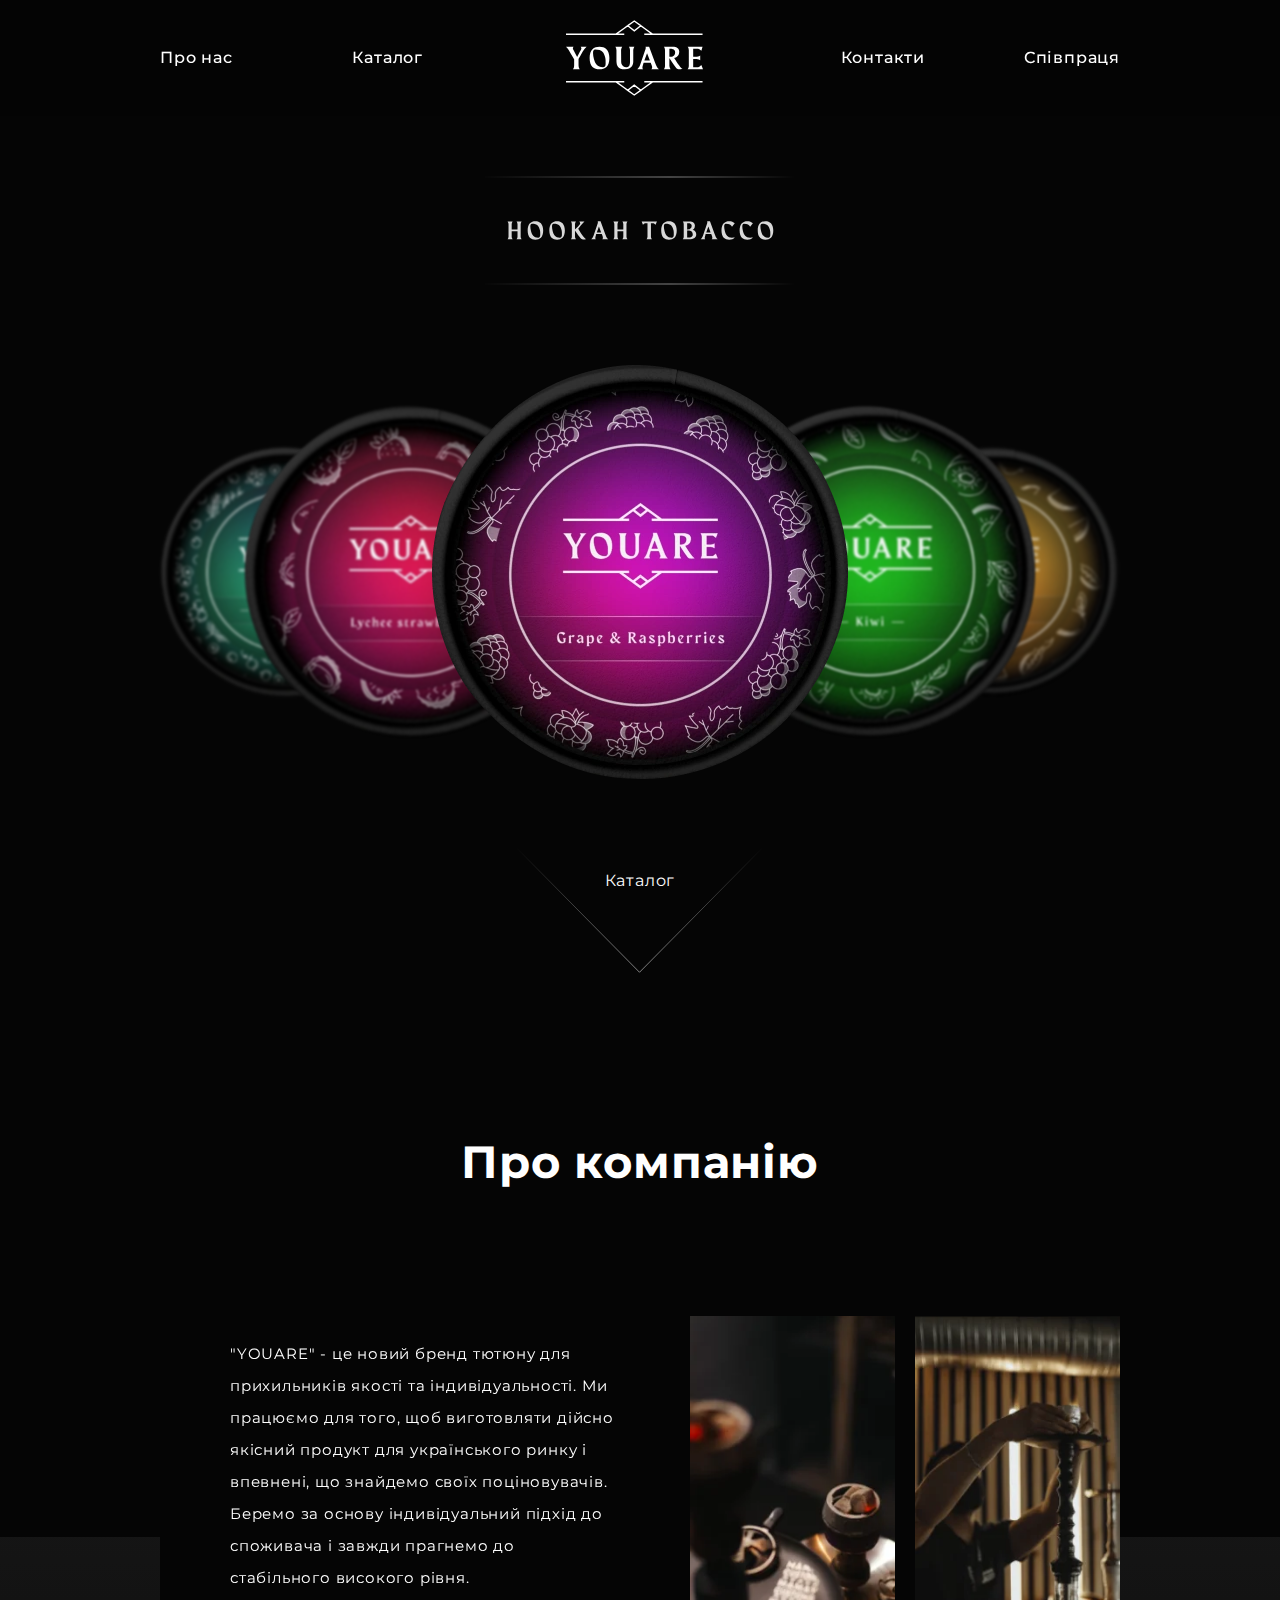
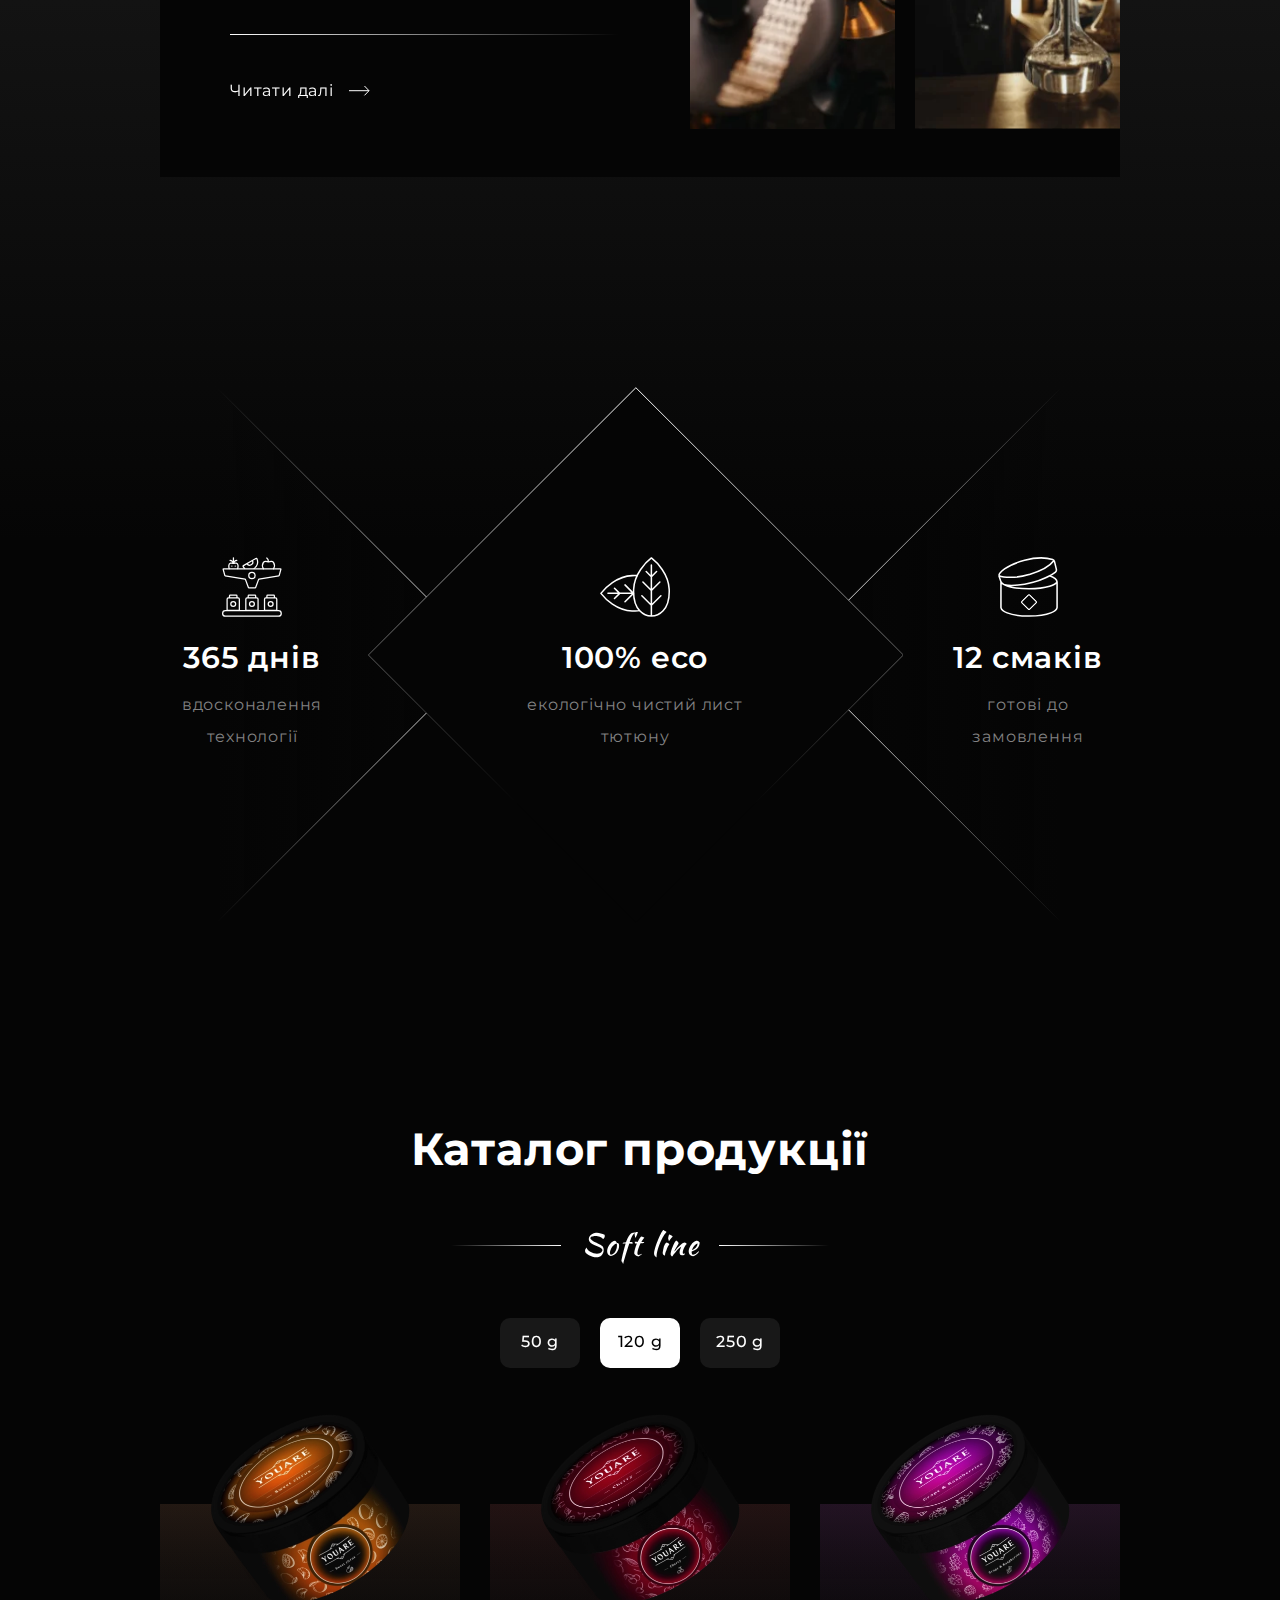
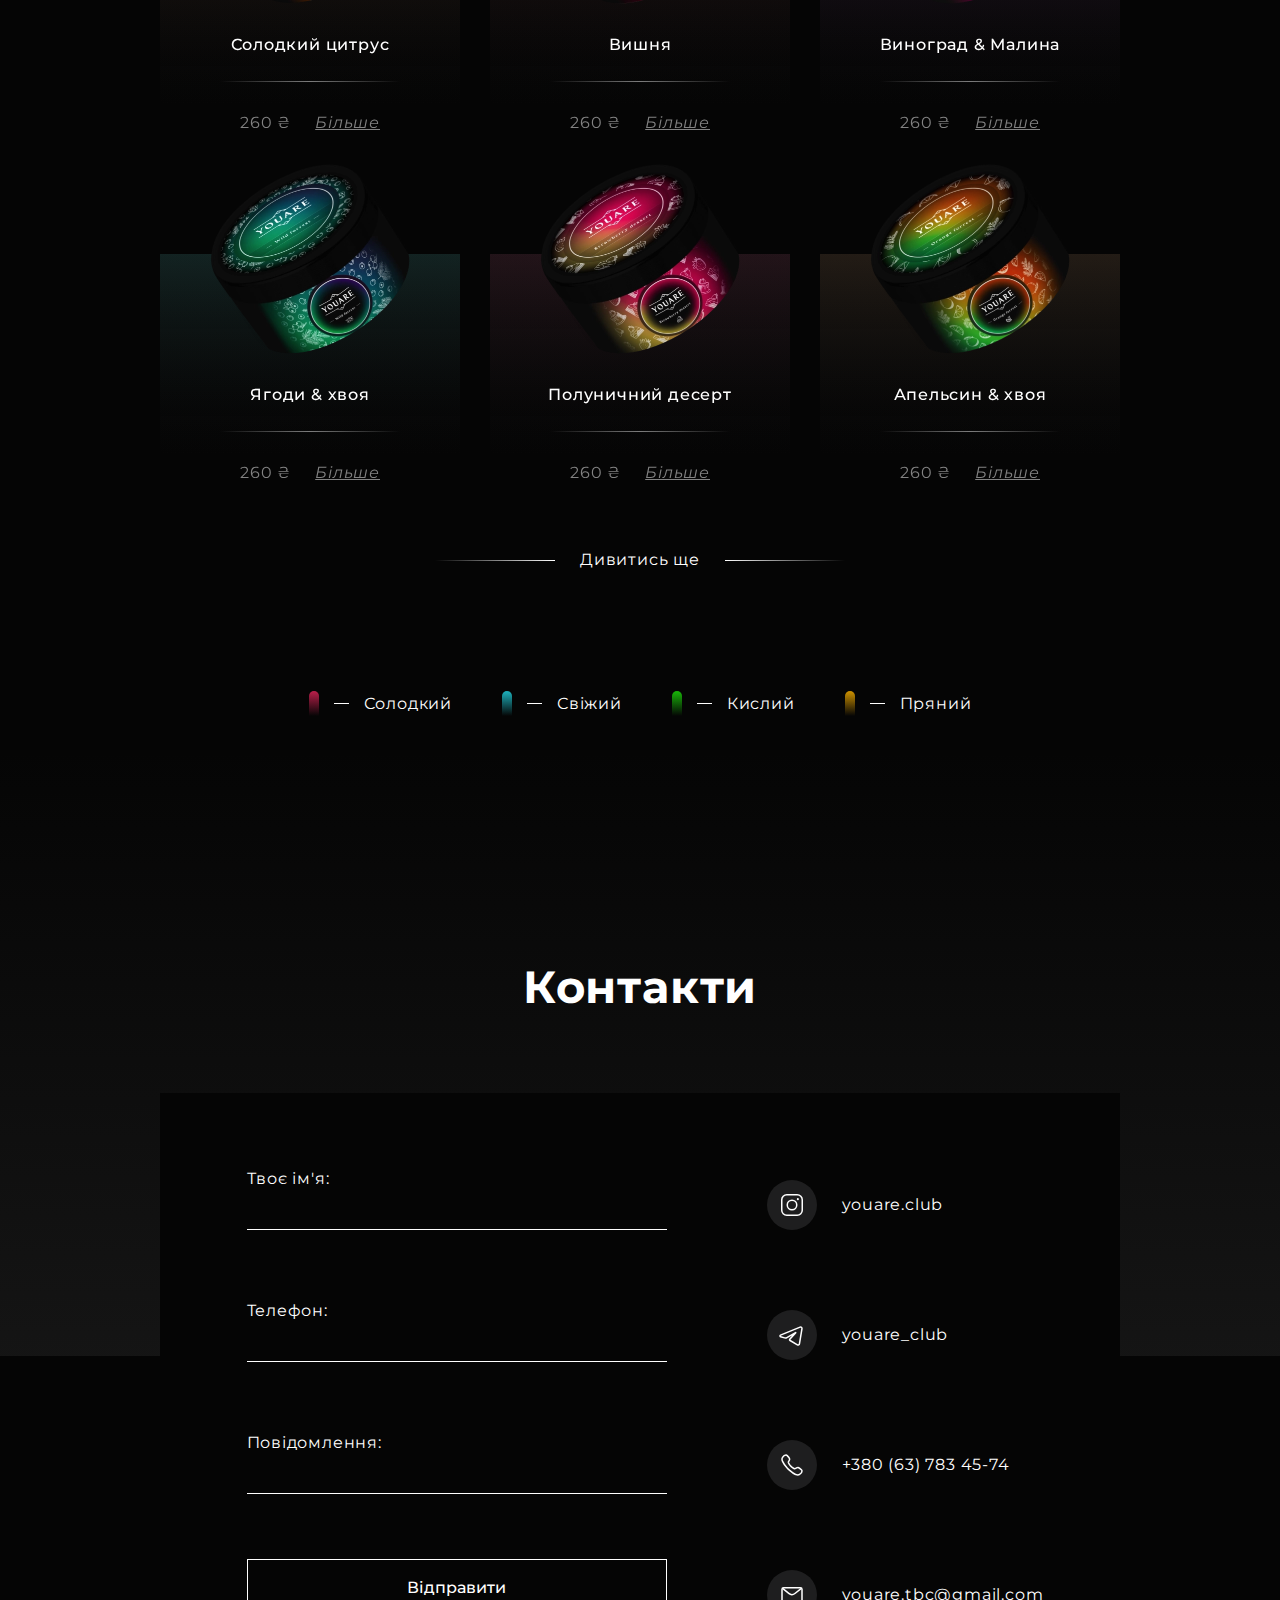
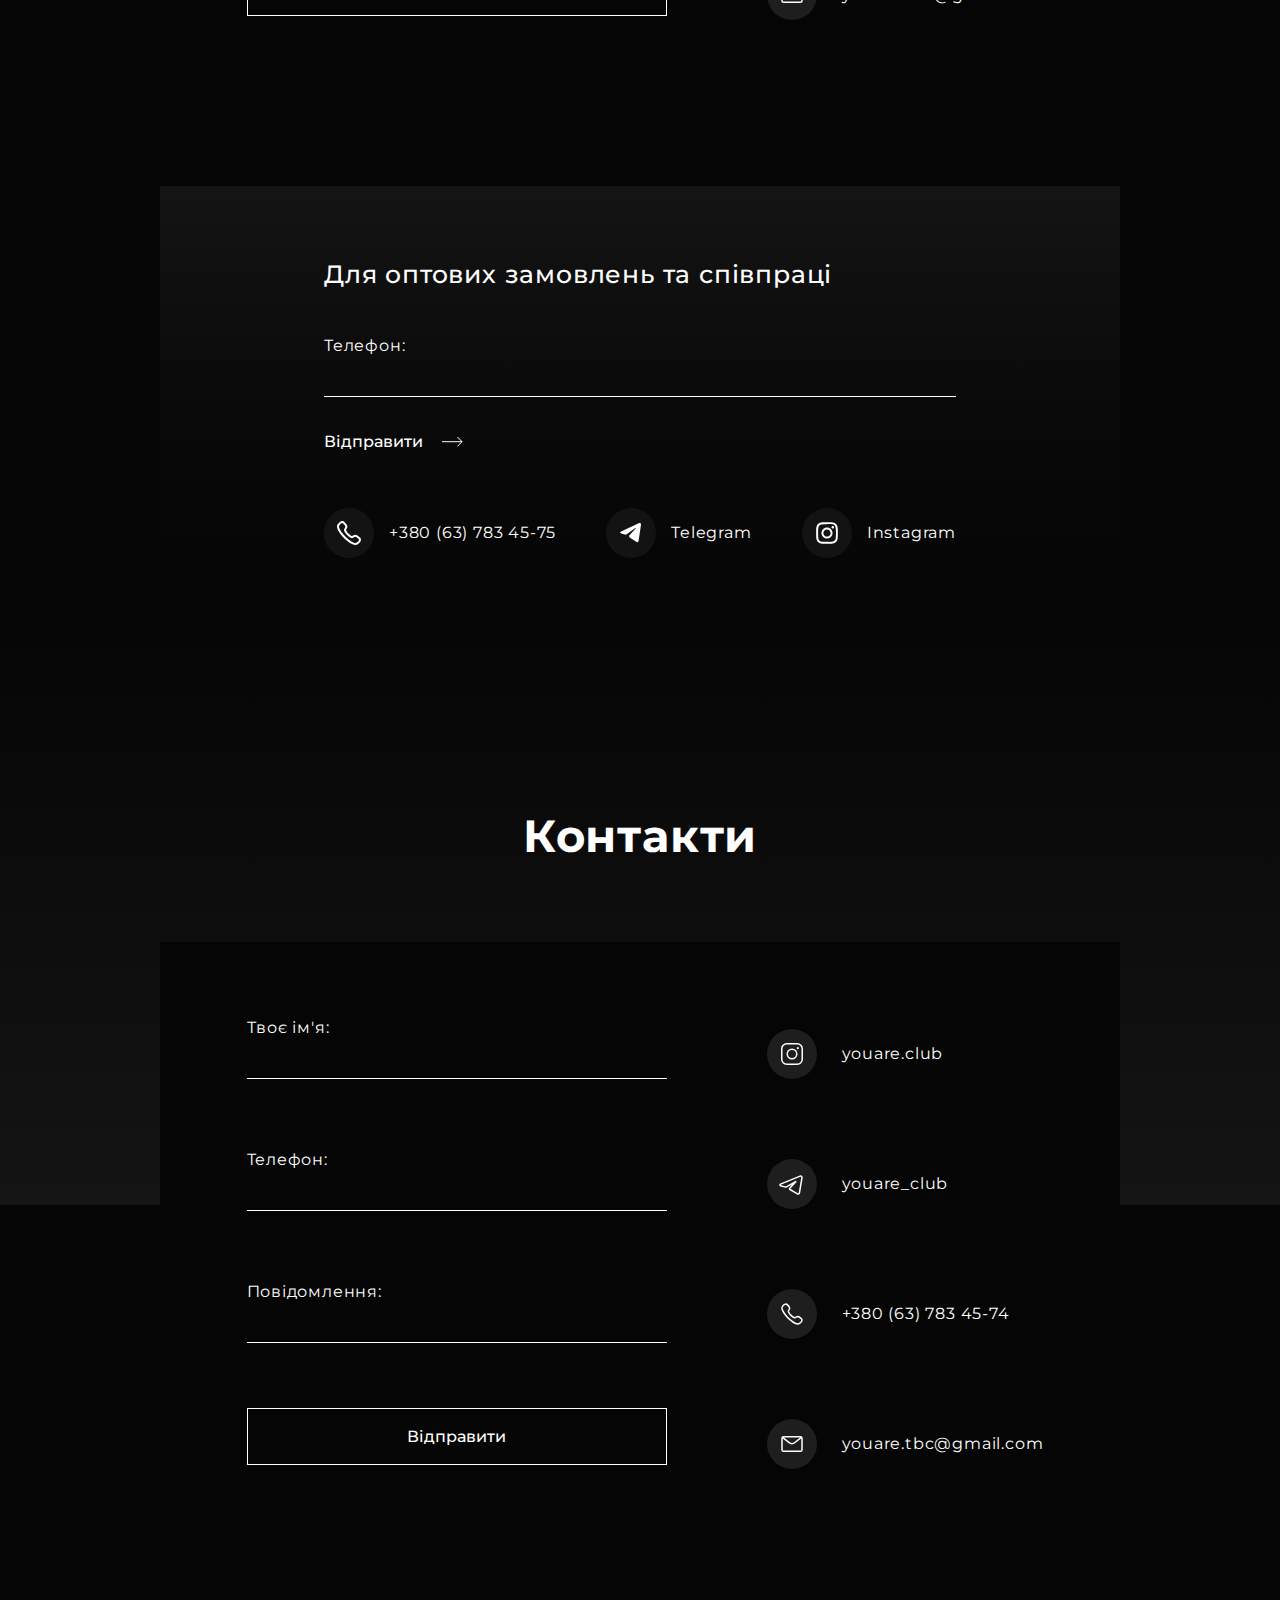
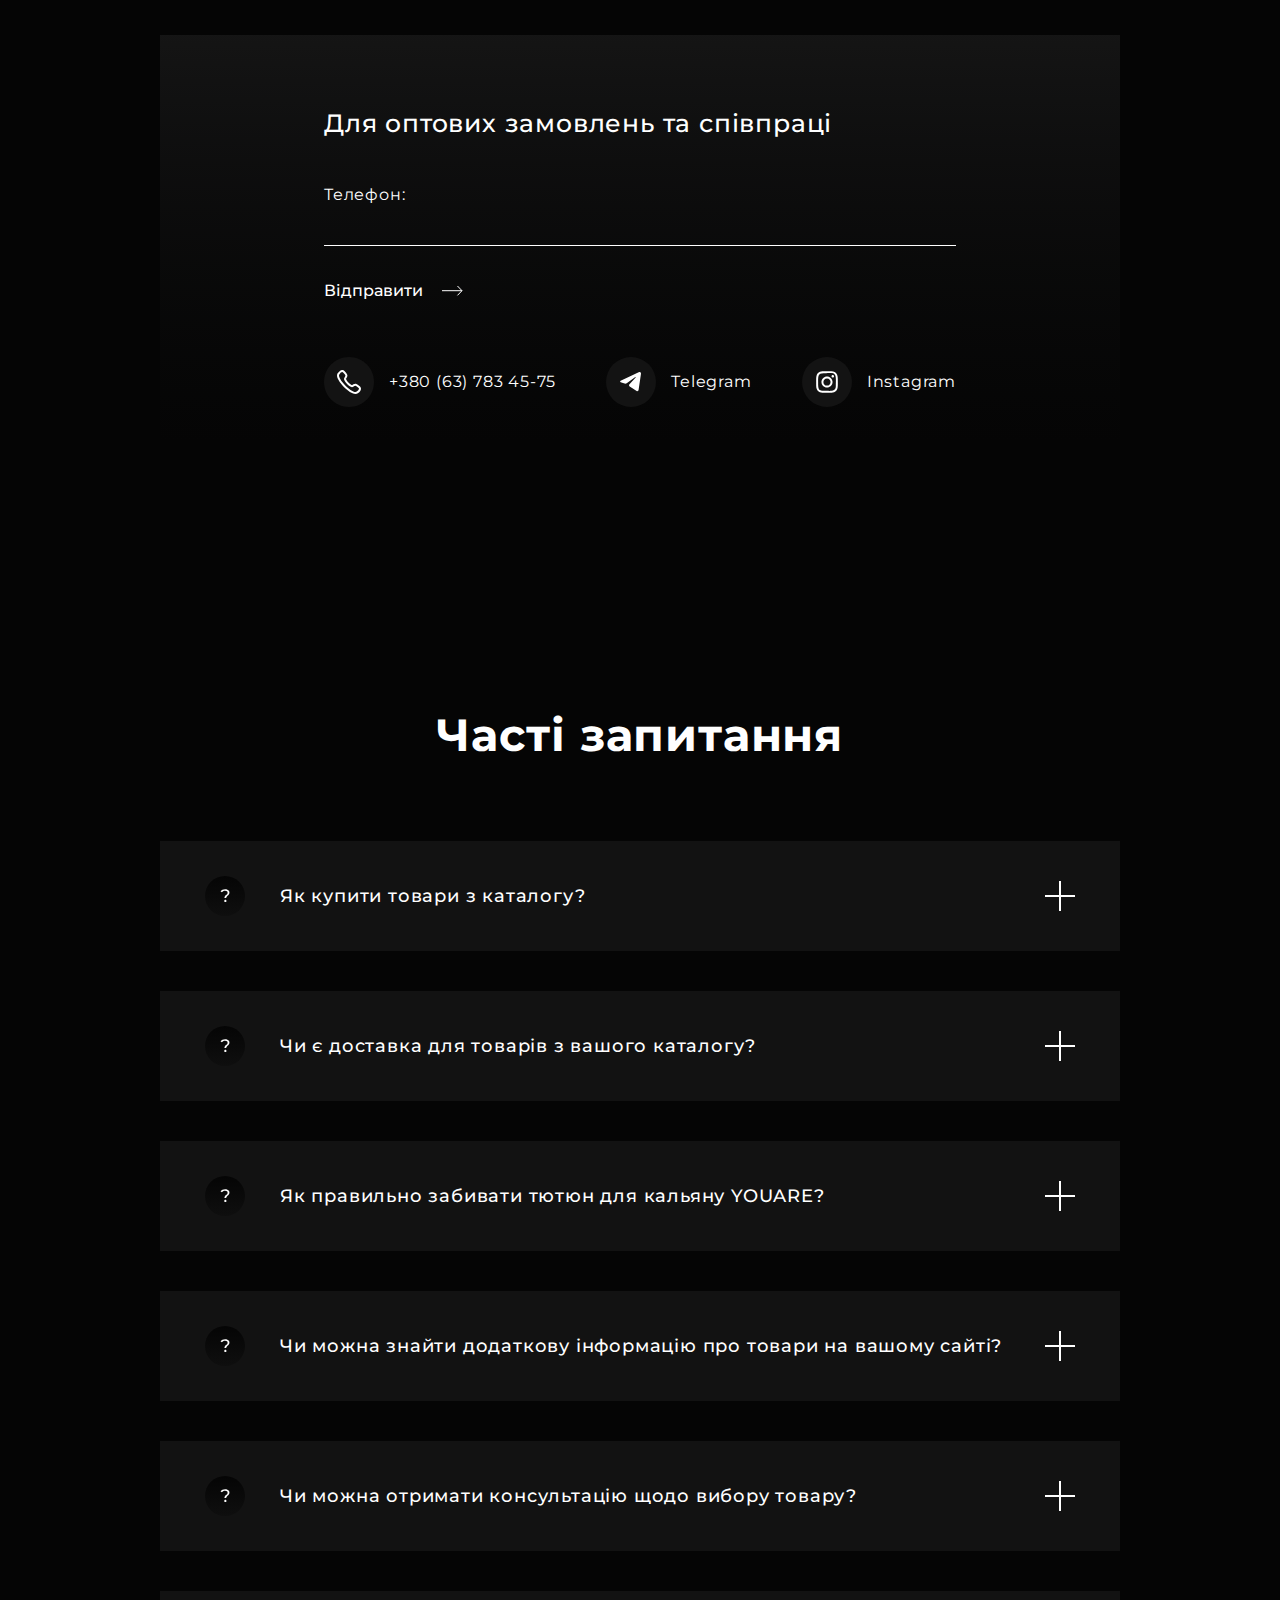
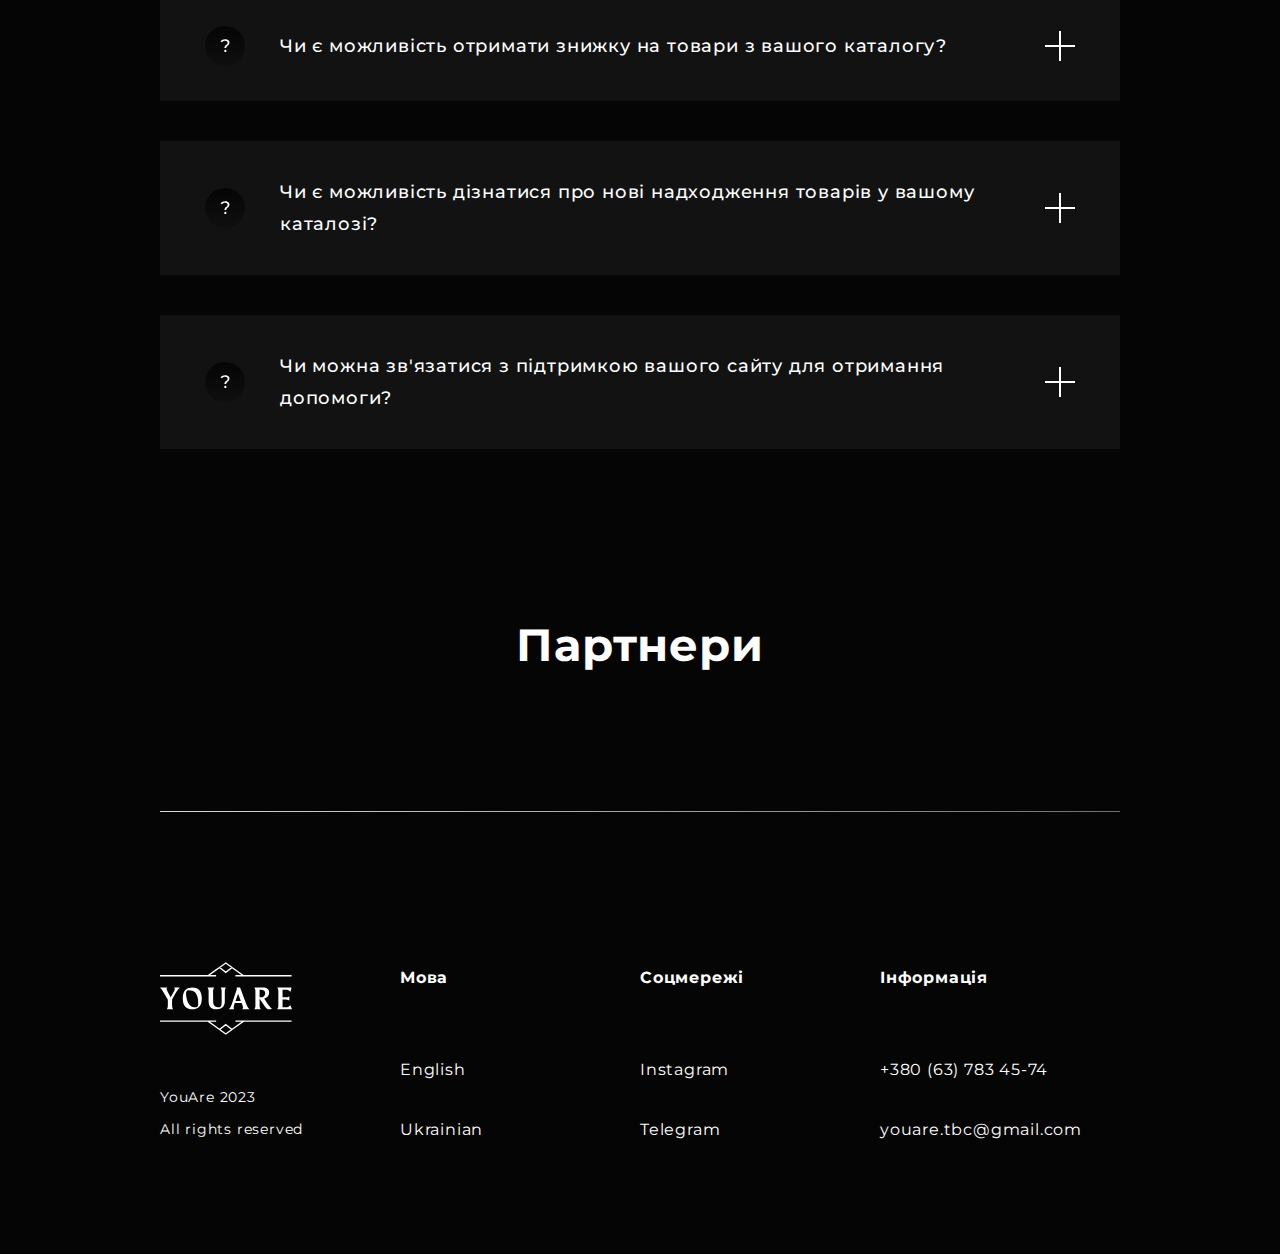
<file: ua.html>
<!DOCTYPE html>
<html lang="en">
<head>

    <meta charset="UTF-8">
    <meta http-equiv="X-UA-Compatible" content="IE=edge">
    <meta name="viewport" content="width=device-width, initial-scale=1.0">
    <meta name="format-detection" content="telephone=no">
    <meta name="description" content="YOUARE - новий бренд тютюну для кальяну. Дійсно якісні суміші для куріння на українському ринку.">

    <title>Тютюн для кальяну «YOUARE». Новий виробник на ринку України.</title>

    <!-- Hotjar Tracking Code for https://youare.team/ -->
    <script>
        (function(h,o,t,j,a,r){
            h.hj=h.hj||function(){(h.hj.q=h.hj.q||[]).push(arguments)};
            h._hjSettings={hjid:3613632,hjsv:6};
            a=o.getElementsByTagName('head')[0];
            r=o.createElement('script');r.async=1;
            r.src=t+h._hjSettings.hjid+j+h._hjSettings.hjsv;
            a.appendChild(r);
        })(window,document,'https://static.hotjar.com/c/hotjar-','.js?sv=');
    </script>
    
    <!-- Google tag (gtag.js) -->
    <script async src="https://www.googletagmanager.com/gtag/js?id=G-FJEG56E31C"></script>
    <script>
    window.dataLayer = window.dataLayer || [];
    function gtag(){dataLayer.push(arguments);}
    gtag('js', new Date());

    gtag('config', 'G-FJEG56E31C');
    </script>

    <link rel="stylesheet" href="https://unpkg.com/swiper/swiper-bundle.min.css" />
    <link rel="stylesheet" href="css/style.css">
    <link rel="shortcut icon" href="img/favicon.webp" type="image/webp">
    <link rel="stylesheet" href="https://cdnjs.cloudflare.com/ajax/libs/animate.css/4.1.1/animate.min.css"/> 
    <link rel="preconnect" href="https://fonts.googleapis.com">
    <link rel="stylesheet" href="https://cdn.jsdelivr.net/npm/swiper@8/swiper-bundle.min.css"/>
    <link rel="preconnect" href="https://fonts.gstatic.com" crossorigin>
    <link href="https://fonts.googleapis.com/css2?family=Montserrat:ital,wght@0,400;0,500;0,700;1,500&display=swap" rel="stylesheet">

    <link rel="canonical" href="https://youare.team/">

</head>
<body>

    <!-- <section class="preloader">
        <div class="container">
            <div class="preloader__container">
                <div class="preloader__inner">
                    <video preload="auto" muted playsinline autoplay="autoplay" muted width="250" height="250">
                        <source src="img/+.mp4" type="video/mp4">
                    </video>
                </div>
            </div>
        </div>
    </section>             
    
    <section class="modal">
        <div class="container">
            <div class="modal__inner animate__animated animate__fadeInDown">
                <div class="modal__inner__text">
                     <img src="img/romb.svg" class="modal__inner__text__img" alt="Youare logo style">
                     <p class="modal__inner__text__title">Перевірка віку</p>
                     <p class="modal__inner__text__subtitle">Тобі більше 18 років?</p>
                     <div class="modal__inner__text__btns">
                        <a href="https://www.disney.co.uk/" rel="nofollow" class="modal__inner__text__btns__link">НІ</a>
                        <p class="modal__inner__text__btns__btn">Так</p>
                     </div>
                </div>
            </div>
        </div>
    </section> -->

    <section class="burger">
        <div class="container">
            <div class="burger__inner">
                <a href="#about" class="burger__inner__item">Про нас</a>
                <a href="#catalog" class="burger__inner__item">Каталог</a>
                <a href="#contacts" class="burger__inner__item">Контакти</a>
                <a href="#cooperation" class="burger__inner__item">Співпраця</a>
                <div class="burger__inner__languages">
                    <a href="https://youare.team/eng" class="burger__inner__item">EN</a>
                    <a href="https://youare.team/ua" class="burger__inner__item">UA</a>
                </div>
                <img src="img/close.svg" class="burger__inner__item__close" alt="Youare Close icon">
            </div>
        </div>
    </section>
    
    <header class="header">

        <div class="languages">
            <a href="https://youare.team/eng" class="languages__item">EN</a>
            <a href="https://youare.team/ua" class="languages__item">UA</a>
        </div>

        <div class="container">
            <div class="header__inner">
        
                <div class="nav">
                    <a href="#catalog"  class="nav__item item-catalog">
                        <img src="img/catalog.svg" alt="Youare Catalog icon">
                    </a>
                    <a href="#about" class="nav__item nav__item__dop">Про нас</a>
                    <a href="#catalog" class="nav__item">Каталог</a>
                </div>
                <img src="img/logo.svg" alt="Youare hookah tobacco logo" class="header__logo">
                <div class="nav">
                    <a href="#contacts" class="nav__item nav__item__dop">Контакти</a>
                    <a href="#cooperation" class="nav__item last">Співпраця</a>
                    <img src="img/burger.svg" class="burger__img" alt="Youare Burger icon">
                </div>

            </div>
        </div>
    </header>

    <section class="intro animate__animated animate__fadeIn">
        <div class="container">
            <div class="intro__inner">

                <div class="intro__inner__info">
                    <img src="img/title.svg" alt="Youare hookah tobacco" class="intro__inner__title">
                </div>

                <div class="carousel">
                    <div class="carousel__list">
                        <div class="carousel__item" data-pos="-1">1</div>
                        <div class="carousel__item" data-pos="0">2</div>
                        <div class="carousel__item" data-pos="1">3</div>
                        <div class="carousel__item" data-pos="2">4</div>
                        <div class="carousel__item" data-pos="-2">5</div>
                    </div>
                </div>

                <div class="swiper slider">
                    <div class="swiper-wrapper">
                        <div class="swiper-slide">
                            <img src="img/slide-1.webp" alt="Youare title1" class="slide__img" >
                        </div>
                        <div class="swiper-slide">
                            <img src="img/slide-2.webp" alt="Youare title2" class="slide__img">  
                        </div>
                        <div class="swiper-slide">
                            <img src="img/slide-3.webp" alt="Youare title3" class="slide__img">
                        </div>
                        <div class="swiper-slide">
                            <img src="img/slide-4.webp" alt="Youare title4" class="slide__img">
                        </div>
                        <div class="swiper-slide">
                            <img src="img/slide-5.webp" alt="Youare title5" class="slide__img">
                        </div>
                    </div>
                </div>

                <a href="#catalog" class="intro__inner__btn">
                    <p class="intro__inner__btn__text">Каталог</p>
                    <img src="img/btn.svg" alt="Youare style1" class="catalog__link__img">  
                </a>
                
            </div>
        </div>
    </section>
    
    <section class="about" id="about">
        <div class="container">
            <h1 class="about__title">Про компанію</h1>
            <div class="about__inner">

                <div class="about__inner__text">
                    <div class="about__inner__text__inner">

                        <div class="swiper slider-about">
                            <div class="swiper-wrapper">
                                <div class="swiper-slide about-slide">
                                    <div class="about__inner__text__base">
                                        "YOUARE" - це новий бренд тютюну для прихильників якості та індивідуальності. Ми працюємо для того, щоб виготовляти дійсно якісний продукт для українського ринку і впевнені, що знайдемо своїх поціновувачів. Беремо за основу індивідуальний підхід до споживача і завжди прагнемо до стабільного високого рівня. 
                                    </div>
                                    <div class="about__inner__text__rec"></div>
                                    <div id="toggleLink" class="about__inner__text__link">
                                        Читати далі
                                        <img src="img/arrow.svg" alt="Youare arrow icon" class="arrow">
                                    </div>
                                </div>
                                <div class="swiper-slide about-slide">
                                    <div class="about__inner__text__expanding">
                                        Суміш для куріння "YOUARE" виготовляється з добірних листів тютюну сорту Вірджинія, що проходять дбайливу обробку. Ми використовуємо 100% чистий харчовий гліцерин, сироп та ароматизатори власного імпорту. 
                                        <br><br>Повір, ми дізнаємось чого хочеш саме ти!
                                    </div> 
                                    <div class="about__inner__text__link__wrapper">
                                        <div class="about__inner__text__rec"></div>
                                        <div id="toggleLink" class="about__inner__text__link">
                                            <img src="img/arrow.svg" alt="Youare arrow icon" class="arrow rotate">
                                            Назад
                                        </div>
                                    </div>
                                </div>
                            </div>
                        </div>

                    </div>
                </div>

                <div class="about__inner__img">
                    <img src="img/about-1.webp" alt="Youare photo1"  class="about__inner__img__item">
                    <img src="img/about-2.webp" alt="Youare photo2"  class="about__inner__img__item">
                </div>
                
            </div>
        </div>
        <div class="about__bk"></div>
    </section>

    <section class="benefits">
        <div class="container">
            <div class="benefits__inner">

                <div class="benefits__inner__item first">
                    <div class="benefits__inner__item__inner first__inner">
                        <img src="img/icon-1.svg" alt="Youare icon1" class="benefits__inner__item__icon">
                        <p class="benefits__inner__item__title">365 днів</p>
                        <p class="benefits__inner__item__subtitle">вдосконалення <br> технології</p>
                    </div>
                </div>
                <div class="benefits__inner__item second">
                    <div class="benefits__inner__item__inner second__inner">
                        <img src="img/icon-2.svg" alt="Youare icon2" class="benefits__inner__item__icon">
                        <p class="benefits__inner__item__title">100% eco</p>
                        <p class="benefits__inner__item__subtitle">екологічно чистий лист тютюну</p>
                    </div>
                </div>
                <div class="benefits__inner__item third">
                    <div class="benefits__inner__item__inner third__inner">
                        <img src="img/icon-3.svg" alt="Youare icon3" class="benefits__inner__item__icon">
                        <p class="benefits__inner__item__title">12 смаків </p>
                        <p class="benefits__inner__item__subtitle">готові до <br> замовлення</p>
                    </div>
                </div>

            </div>
        </div>
    </section>

    <section class="catalog" id="catalog">
        <div class="container">
            <h2 class="catalog__title">Каталог продукції</h2>
            <img src="img/oft.svg" alt="Youare soft line" class="catalog__img__img">
            <div class="catalog__filters">
                <div class="swiper-pagination catalog__pagination"></div>
            </div>

            <div class="swiper slider__catalog">
                <div class="swiper-wrapper catalog__wrapper">
                    <div class="swiper-slide slids__catalog">
                        <div class="catalog__inner">

                            <div class="flip-block-wrapper wrapper-1">
                                <div class="flip-block">
                                    <div class="flip-block-inner">
                                        <div class="flip-block-front wrapper-1-front">
    
                                            <div class="catalog__img__con product-1  small-container">
                                                <img src="img/product-1-s.webp" alt="Youare hookah tobacco product 1s" class="catalog__img">
                                            </div>
                                            <p class="catalog__inner__item__flavor">Солодкий цитрус</p>
                                            <div class="catalog__inner__item__rec"></div>
                                            <img src="img/3.svg" alt="Youare style2" class="catalog__inner__item__hardest">
                                            <div class="catalog__inner__item__info">
                                                <p class="catalog__inner__item__price">140 ₴</p>
                                                <p href="#contacts" class="catalog__inner__item__link" id="more-button">Більше</p>
                                            </div>
    
                                        </div>
                                        <div class="flip-block-back wrapper-1-back">
    
                                            <div class="catalog__inner__item__back__tastes">
                                                <div class="catalog__inner__item__back__taste sugar"></div>
                                                <div class="catalog__inner__item__back__taste sour"></div>
                                                <!-- <div class="catalog__inner__item__back__taste spice"></div> -->
                                                <!-- <div class="catalog__inner__item__back__taste fresh"></div> -->
                                            </div>
                                            <div class="catalog__inner__item__back__text__container">
                                                <p class="catalog__inner__item__back__text">
                                                    Гармонійне поєднання солодкого апельсину і дикого мандарину.
                                                </p>
                                            </div>                                           
                                            <div class="catalog__inner__item__rec rec__catalog"></div>
                                            <div class="catalog__inner__item__back__text__item">
                                                <p class="catalog__inner__item__back__text__item__text">Рівень ТХ:</p>
                                                <p class="catalog__inner__item__back__text__item__text">1/5</p>
                                            </div>
                                            <div class="catalog__inner__item__back__text__item">
                                                <p class="catalog__inner__item__back__text__item__text">Міцність:</p>
                                                <p class="catalog__inner__item__back__text__item__text">1/5</p>
                                            </div>
    
                                        </div>
                                    </div>
                                </div>
                            </div>
                            <div class="flip-block-wrapper wrapper-2">
                                <div class="flip-block">
                                    <div class="flip-block-inner">
                                        <div class="flip-block-front wrapper-2-front">
    
                                            <div class="catalog__img__con product-1  small-container">
                                                <img src="img/product-2-s.webp" alt="Youare hookah tobacco product 1s" class="catalog__img">
                                            </div>
                                            <p class="catalog__inner__item__flavor">Вишня</p>
                                            <div class="catalog__inner__item__rec"></div>
                                            <img src="img/3.svg" alt="Youare style2" class="catalog__inner__item__hardest">
                                            <div class="catalog__inner__item__info">
                                                <p class="catalog__inner__item__price">140 ₴</p>
                                                <p href="#contacts" class="catalog__inner__item__link" id="more-button">Більше</p>
                                            </div>
    
                                        </div>
                                        <div class="flip-block-back wrapper-2-back">
    
                                            <div class="catalog__inner__item__back__tastes">
                                                <!-- <div class="catalog__inner__item__back__taste sour"></div> -->
                                                <!-- <div class="catalog__inner__item__back__taste spice"></div> -->
                                                <!-- <div class="catalog__inner__item__back__taste fresh"></div> -->
                                                <div class="catalog__inner__item__back__taste sugar"></div>
                                            </div>
                                            <div class="catalog__inner__item__back__text__container">
                                                <p class="catalog__inner__item__back__text">
                                                    Яскравий смак п'янкої солодкої вишні з кісточкою.
                                                </p>
                                            </div>                                           
                                            <div class="catalog__inner__item__rec rec__catalog"></div>
                                            <div class="catalog__inner__item__back__text__item">
                                                <p class="catalog__inner__item__back__text__item__text">Рівень ТХ:</p>
                                                <p class="catalog__inner__item__back__text__item__text">1/5</p>
                                            </div>
                                            <div class="catalog__inner__item__back__text__item">
                                                <p class="catalog__inner__item__back__text__item__text">Міцність:</p>
                                                <p class="catalog__inner__item__back__text__item__text">1/5</p>
                                            </div>
    
                                        </div>
                                    </div>
                                </div>
                            </div>
                            <div class="flip-block-wrapper wrapper-3">
                                <div class="flip-block">
                                    <div class="flip-block-inner">
                                        <div class="flip-block-front wrapper-3-front">
    
                                            <div class="catalog__img__con product-1  small-container">
                                                <img src="img/product-3-s.webp" alt="Youare hookah tobacco product 1s" class="catalog__img">
                                            </div>
                                            <p class="catalog__inner__item__flavor">Виноград & Малина</p>
                                            <div class="catalog__inner__item__rec"></div>
                                            <img src="img/3.svg" alt="Youare style2" class="catalog__inner__item__hardest">
                                            <div class="catalog__inner__item__info">
                                                <p class="catalog__inner__item__price">140 ₴</p>
                                                <p href="#contacts" class="catalog__inner__item__link" id="more-button">Більше</p>
                                            </div>
    
                                        </div>
                                        <div class="flip-block-back wrapper-3-back">
    
                                            <div class="catalog__inner__item__back__tastes">
                                                <!-- <div class="catalog__inner__item__back__taste sour"></div> -->
                                                <!-- <div class="catalog__inner__item__back__taste spice"></div> -->
                                                <!-- <div class="catalog__inner__item__back__taste fresh"></div> -->
                                                <div class="catalog__inner__item__back__taste sugar"></div>
                                            </div>
                                            <div class="catalog__inner__item__back__text__container">
                                                <p class="catalog__inner__item__back__text">
                                                    Солодке сплетіння винограду та малини з легкою кислинкою.
                                                </p>
                                            </div>                                           
                                            <div class="catalog__inner__item__rec rec__catalog"></div>
                                            <div class="catalog__inner__item__back__text__item">
                                                <p class="catalog__inner__item__back__text__item__text">Рівень ТХ:</p>
                                                <p class="catalog__inner__item__back__text__item__text">1/5</p>
                                            </div>
                                            <div class="catalog__inner__item__back__text__item">
                                                <p class="catalog__inner__item__back__text__item__text">Міцність:</p>
                                                <p class="catalog__inner__item__back__text__item__text">1/5</p>
                                            </div>
    
                                        </div>
                                    </div>
                                </div>
                            </div>
                            <div class="flip-block-wrapper wrapper-4">
                                <div class="flip-block">
                                    <div class="flip-block-inner">
                                        <div class="flip-block-front wrapper-4-front">
    
                                            <div class="catalog__img__con product-1  small-container">
                                                <img src="img/product-4-s.webp" alt="Youare hookah tobacco product 1s" class="catalog__img">
                                            </div>
                                            <p class="catalog__inner__item__flavor">Ягоди & хвоя</p>
                                            <div class="catalog__inner__item__rec"></div>
                                            <img src="img/3.svg" alt="Youare style2" class="catalog__inner__item__hardest">
                                            <div class="catalog__inner__item__info">
                                                <p class="catalog__inner__item__price">140 ₴</p>
                                                <p href="#contacts" class="catalog__inner__item__link" id="more-button">Більше</p>
                                            </div>
    
                                        </div>
                                        <div class="flip-block-back wrapper-4-back">
    
                                            <div class="catalog__inner__item__back__tastes">
                                                <!-- <div class="catalog__inner__item__back__taste sour"></div> -->
                                                <div class="catalog__inner__item__back__taste sugar"></div>
                                                <div class="catalog__inner__item__back__taste spice"></div>
                                                <!-- <div class="catalog__inner__item__back__taste fresh"></div> -->
                                            </div>
                                            <div class="catalog__inner__item__back__text__container">
                                                <p class="catalog__inner__item__back__text">
                                                    Свіжий мікс ягід чорниці і смородини, доповнений хвойними нотами.
                                                </p>
                                            </div>                                           
                                            <div class="catalog__inner__item__rec rec__catalog"></div>
                                            <div class="catalog__inner__item__back__text__item">
                                                <p class="catalog__inner__item__back__text__item__text">Рівень ТХ:</p>
                                                <p class="catalog__inner__item__back__text__item__text">1/5</p>
                                            </div>
                                            <div class="catalog__inner__item__back__text__item">
                                                <p class="catalog__inner__item__back__text__item__text">Міцність:</p>
                                                <p class="catalog__inner__item__back__text__item__text">1/5</p>
                                            </div>
    
                                        </div>
                                    </div>
                                </div>
                            </div>
                            <div class="flip-block-wrapper wrapper-5">
                                <div class="flip-block">
                                    <div class="flip-block-inner">
                                        <div class="flip-block-front wrapper-5-front">
    
                                            <div class="catalog__img__con product-1  small-container">
                                                <img src="img/product-5-s.webp" alt="Youare hookah tobacco product 1s" class="catalog__img">
                                            </div>
                                            <p class="catalog__inner__item__flavor">Полуничний десерт</p>
                                            <div class="catalog__inner__item__rec"></div>
                                            <img src="img/3.svg" alt="Youare style2" class="catalog__inner__item__hardest">
                                            <div class="catalog__inner__item__info">
                                                <p class="catalog__inner__item__price">140 ₴</p>
                                                <p href="#contacts" class="catalog__inner__item__link" id="more-button">Більше</p>
                                            </div>
    
                                        </div>
                                        <div class="flip-block-back wrapper-5-back">
    
                                            <div class="catalog__inner__item__back__tastes">
                                                <!-- <div class="catalog__inner__item__back__taste sour"></div> -->
                                                <!-- <div class="catalog__inner__item__back__taste spice"></div> -->
                                                <!-- <div class="catalog__inner__item__back__taste fresh"></div> -->
                                                <div class="catalog__inner__item__back__taste sugar"></div>
                                            </div>
                                            <div class="catalog__inner__item__back__text__container">
                                                <p class="catalog__inner__item__back__text">
                                                    Солодке полуничне печиво з білим шоколадом.
                                                </p>
                                            </div>                                           
                                            <div class="catalog__inner__item__rec rec__catalog"></div>
                                            <div class="catalog__inner__item__back__text__item">
                                                <p class="catalog__inner__item__back__text__item__text">Рівень ТХ:</p>
                                                <p class="catalog__inner__item__back__text__item__text">1/5</p>
                                            </div>
                                            <div class="catalog__inner__item__back__text__item">
                                                <p class="catalog__inner__item__back__text__item__text">Міцність:</p>
                                                <p class="catalog__inner__item__back__text__item__text">1/5</p>
                                            </div>
    
                                        </div>
                                    </div>
                                </div>
                            </div>
                            <div class="flip-block-wrapper wrapper-6">
                                <div class="flip-block">
                                    <div class="flip-block-inner">
                                        <div class="flip-block-front wrapper-6-front">
    
                                            <div class="catalog__img__con product-1  small-container">
                                                <img src="img/product-6-s.webp" alt="Youare hookah tobacco product 1s" class="catalog__img">
                                            </div>
                                            <p class="catalog__inner__item__flavor">Апельсин & хвоя</p>
                                            <div class="catalog__inner__item__rec"></div>
                                            <img src="img/3.svg" alt="Youare style2" class="catalog__inner__item__hardest">
                                            <div class="catalog__inner__item__info">
                                                <p class="catalog__inner__item__price">140 ₴</p>
                                                <p href="#contacts" class="catalog__inner__item__link" id="more-button">Більше</p>
                                            </div>
    
                                        </div>
                                        <div class="flip-block-back wrapper-6-back">
    
                                            <div class="catalog__inner__item__back__tastes">
                                                <div class="catalog__inner__item__back__taste sour"></div>
                                                <!-- <div class="catalog__inner__item__back__taste spice"></div> -->
                                                <!-- <div class="catalog__inner__item__back__taste fresh"></div> -->
                                                <div class="catalog__inner__item__back__taste sugar"></div>
                                            </div>
                                            <div class="catalog__inner__item__back__text__container">
                                                <p class="catalog__inner__item__back__text">
                                                    Вражаючий мікс свіжого апельсину та натуральної хвої.
                                                </p>
                                            </div>                                           
                                            <div class="catalog__inner__item__rec rec__catalog"></div>
                                            <div class="catalog__inner__item__back__text__item">
                                                <p class="catalog__inner__item__back__text__item__text">Рівень ТХ:</p>
                                                <p class="catalog__inner__item__back__text__item__text">1/5</p>
                                            </div>
                                            <div class="catalog__inner__item__back__text__item">
                                                <p class="catalog__inner__item__back__text__item__text">Міцність:</p>
                                                <p class="catalog__inner__item__back__text__item__text">1/5</p>
                                            </div>
    
                                        </div>
                                    </div>
                                </div>
                            </div>
                            <div class="catalog__back">
                                <div class="catalog__inner">
                                    <div class="flip-block-wrapper wrapper-7">
                                        <div class="flip-block">
                                            <div class="flip-block-inner">
                                                <div class="flip-block-front wrapper-7-front">
            
                                                    <div class="catalog__img__con product-1  small-container">
                                                        <img src="img/product-7-s.webp" alt="Youare hookah tobacco product 1s" class="catalog__img">
                                                    </div>
                                                    <p class="catalog__inner__item__flavor">Барбарис</p>
                                                    <div class="catalog__inner__item__rec"></div>
                                                    <img src="img/3.svg" alt="Youare style2" class="catalog__inner__item__hardest">
                                                    <div class="catalog__inner__item__info">
                                                        <p class="catalog__inner__item__price">140 ₴</p>
                                                        <p href="#contacts" class="catalog__inner__item__link" id="more-button">Більше</p>
                                                    </div>
            
                                                </div>
                                                <div class="flip-block-back wrapper-7-back">
            
                                                    <div class="catalog__inner__item__back__tastes">
                                                        <div class="catalog__inner__item__back__taste sour"></div>
                                                        <!-- <div class="catalog__inner__item__back__taste spice"></div> -->
                                                        <!-- <div class="catalog__inner__item__back__taste fresh"></div> -->
                                                        <div class="catalog__inner__item__back__taste sugar"></div>
                                                    </div>
                                                    <div class="catalog__inner__item__back__text__container">
                                                        <p class="catalog__inner__item__back__text">
                                                            Екзотична таємничість ягід барбарису в розкритому смаку.
                                                        </p>
                                                    </div>                                           
                                                    <div class="catalog__inner__item__rec rec__catalog"></div>
                                                    <div class="catalog__inner__item__back__text__item">
                                                        <p class="catalog__inner__item__back__text__item__text">Рівень ТХ:</p>
                                                        <p class="catalog__inner__item__back__text__item__text">1/5</p>
                                                    </div>
                                                    <div class="catalog__inner__item__back__text__item">
                                                        <p class="catalog__inner__item__back__text__item__text">Міцність:</p>
                                                        <p class="catalog__inner__item__back__text__item__text">1/5</p>
                                                    </div>
            
                                                </div>
                                            </div>
                                        </div>
                                    </div>
                                    <div class="flip-block-wrapper wrapper-8">
                                        <div class="flip-block">
                                            <div class="flip-block-inner">
                                                <div class="flip-block-front wrapper-8-front">
            
                                                    <div class="catalog__img__con product-1  small-container">
                                                        <img src="img/product-8-s.webp" alt="Youare hookah tobacco product 1s" class="catalog__img">
                                                    </div>
                                                    <p class="catalog__inner__item__flavor">Слива</p>
                                                    <div class="catalog__inner__item__rec"></div>
                                                    <img src="img/3.svg" alt="Youare style2" class="catalog__inner__item__hardest">
                                                    <div class="catalog__inner__item__info">
                                                        <p class="catalog__inner__item__price">140 ₴</p>
                                                        <p href="#contacts" class="catalog__inner__item__link" id="more-button">Більше</p>
                                                    </div>
            
                                                </div>
                                                <div class="flip-block-back wrapper-8-back">
            
                                                    <div class="catalog__inner__item__back__tastes">
                                                        <div class="catalog__inner__item__back__taste sugar"></div>
                                                        <div class="catalog__inner__item__back__taste sour"></div>
                                                        <!-- <div class="catalog__inner__item__back__taste spice"></div> -->
                                                        <!-- <div class="catalog__inner__item__back__taste fresh"></div> -->
                                                    </div>
                                                    <div class="catalog__inner__item__back__text__container">
                                                        <p class="catalog__inner__item__back__text">
                                                            Густий смак натуральної стиглої сливи.
                                                        </p>
                                                    </div>                                           
                                                    <div class="catalog__inner__item__rec rec__catalog"></div>
                                                    <div class="catalog__inner__item__back__text__item">
                                                        <p class="catalog__inner__item__back__text__item__text">Рівень ТХ:</p>
                                                        <p class="catalog__inner__item__back__text__item__text">1/5</p>
                                                    </div>
                                                    <div class="catalog__inner__item__back__text__item">
                                                        <p class="catalog__inner__item__back__text__item__text">Міцність:</p>
                                                        <p class="catalog__inner__item__back__text__item__text">1/5</p>
                                                    </div>
            
                                                </div>
                                            </div>
                                        </div>
                                    </div>
                                    <div class="flip-block-wrapper wrapper-9">
                                        <div class="flip-block">
                                            <div class="flip-block-inner">
                                                <div class="flip-block-front wrapper-9-front">
            
                                                    <div class="catalog__img__con product-1  small-container">
                                                        <img src="img/product-9-s.webp" alt="Youare hookah tobacco product 1s" class="catalog__img">
                                                    </div>
                                                    <p class="catalog__inner__item__flavor">Ананас</p>
                                                    <div class="catalog__inner__item__rec"></div>
                                                    <img src="img/3.svg" alt="Youare style2" class="catalog__inner__item__hardest">
                                                    <div class="catalog__inner__item__info">
                                                        <p class="catalog__inner__item__price">140 ₴</p>
                                                        <p href="#contacts" class="catalog__inner__item__link" id="more-button">Більше</p>
                                                    </div>
            
                                                </div>
                                                <div class="flip-block-back wrapper-9-back">
            
                                                    <div class="catalog__inner__item__back__tastes">
                                                        <div class="catalog__inner__item__back__taste sugar"></div>
                                                    </div>
                                                    <div class="catalog__inner__item__back__text__container">
                                                        <p class="catalog__inner__item__back__text">
                                                            Пристрасний аромат соковитого тропічного ананасу.
                                                        </p>
                                                    </div>                                           
                                                    <div class="catalog__inner__item__rec rec__catalog"></div>
                                                    <div class="catalog__inner__item__back__text__item">
                                                        <p class="catalog__inner__item__back__text__item__text">Рівень ТХ:</p>
                                                        <p class="catalog__inner__item__back__text__item__text">1/5</p>
                                                    </div>
                                                    <div class="catalog__inner__item__back__text__item">
                                                        <p class="catalog__inner__item__back__text__item__text">Міцність:</p>
                                                        <p class="catalog__inner__item__back__text__item__text">1/5</p>
                                                    </div>
            
                                                </div>
                                            </div>
                                        </div>
                                    </div>
                                    <div class="flip-block-wrapper wrapper-10">
                                        <div class="flip-block">
                                            <div class="flip-block-inner">
                                                <div class="flip-block-front wrapper-10-front">
            
                                                    <div class="catalog__img__con product-1  small-container">
                                                        <img src="img/product-10-s.webp" alt="Youare hookah tobacco product 1s" class="catalog__img">
                                                    </div>
                                                    <p class="catalog__inner__item__flavor">Ківі</p>
                                                    <div class="catalog__inner__item__rec"></div>
                                                    <img src="img/3.svg" alt="Youare style2" class="catalog__inner__item__hardest">
                                                    <div class="catalog__inner__item__info">
                                                        <p class="catalog__inner__item__price">140 ₴</p>
                                                        <p href="#contacts" class="catalog__inner__item__link" id="more-button">Більше</p>
                                                    </div>
            
                                                </div>
                                                <div class="flip-block-back wrapper-10-back">
            
                                                    <div class="catalog__inner__item__back__tastes">
                                                        <!-- <div class="catalog__inner__item__back__taste sugar"></div> -->
                                                        <div class="catalog__inner__item__back__taste sour"></div>
                                                        <!-- <div class="catalog__inner__item__back__taste spice"></div> -->
                                                        <!-- <div class="catalog__inner__item__back__taste fresh"></div> -->
                                                    </div>
                                                    <div class="catalog__inner__item__back__text__container">
                                                        <p class="catalog__inner__item__back__text">
                                                            Жвавий соковитий ківі, вишукана енергія та свіжість.
                                                        </p>
                                                    </div>                                           
                                                    <div class="catalog__inner__item__rec rec__catalog"></div>
                                                    <div class="catalog__inner__item__back__text__item">
                                                        <p class="catalog__inner__item__back__text__item__text">Рівень ТХ:</p>
                                                        <p class="catalog__inner__item__back__text__item__text">1/5</p>
                                                    </div>
                                                    <div class="catalog__inner__item__back__text__item">
                                                        <p class="catalog__inner__item__back__text__item__text">Міцність:</p>
                                                        <p class="catalog__inner__item__back__text__item__text">1/5</p>
                                                    </div>
            
                                                </div>
                                            </div>
                                        </div>
                                    </div>
                                    <div class="flip-block-wrapper wrapper-11">
                                        <div class="flip-block">
                                            <div class="flip-block-inner">
                                                <div class="flip-block-front wrapper-11-front">
            
                                                    <div class="catalog__img__con product-1  small-container">
                                                        <img src="img/product-11-s.webp" alt="Youare hookah tobacco product 1s" class="catalog__img">
                                                    </div>
                                                    <p class="catalog__inner__item__flavor">Манго</p>
                                                    <div class="catalog__inner__item__rec"></div>
                                                    <img src="img/3.svg" alt="Youare style2" class="catalog__inner__item__hardest">
                                                    <div class="catalog__inner__item__info">
                                                        <p class="catalog__inner__item__price">140 ₴</p>
                                                        <p href="#contacts" class="catalog__inner__item__link" id="more-button">Більше</p>
                                                    </div>
            
                                                </div>
                                                <div class="flip-block-back wrapper-11-back">
            
                                                    <div class="catalog__inner__item__back__tastes">
                                                        <!-- <div class="catalog__inner__item__back__taste fresh"></div> -->
                                                        <div class="catalog__inner__item__back__taste sugar"></div>
                                                        <!-- <div class="catalog__inner__item__back__taste sour"></div> -->
                                                        <!-- <div class="catalog__inner__item__back__taste spice"></div> -->
                                                    </div>
                                                    <div class="catalog__inner__item__back__text__container">
                                                        <p class="catalog__inner__item__back__text">
                                                            Яскраві відтінки м'якого та соковитого манго.
                                                        </p>
                                                    </div>                                           
                                                    <div class="catalog__inner__item__rec rec__catalog"></div>
                                                    <div class="catalog__inner__item__back__text__item">
                                                        <p class="catalog__inner__item__back__text__item__text">Рівень ТХ:</p>
                                                        <p class="catalog__inner__item__back__text__item__text">1/5</p>
                                                    </div>
                                                    <div class="catalog__inner__item__back__text__item">
                                                        <p class="catalog__inner__item__back__text__item__text">Міцність:</p>
                                                        <p class="catalog__inner__item__back__text__item__text">1/5</p>
                                                    </div>
            
                                                </div>
                                            </div>
                                        </div>
                                    </div>
                                    <div class="flip-block-wrapper wrapper-12">
                                        <div class="flip-block">
                                            <div class="flip-block-inner">
                                                <div class="flip-block-front wrapper-12-front">
            
                                                    <div class="catalog__img__con product-1 small-container">
                                                        <img src="img/product-12-s.webp" alt="Youare hookah tobacco product 1s" class="catalog__img">
                                                    </div>
                                                    <p class="catalog__inner__item__flavor">Полуниця & Лічі</p>
                                                    <div class="catalog__inner__item__rec"></div>
                                                    <img src="img/3.svg" alt="Youare style2" class="catalog__inner__item__hardest">
                                                    <div class="catalog__inner__item__info">
                                                        <p class="catalog__inner__item__price">140 ₴</p>
                                                        <p href="#contacts" class="catalog__inner__item__link" id="more-button">Більше</p>
                                                    </div>
            
                                                </div>
                                                <div class="flip-block-back wrapper-12-back">
            
                                                    <div class="catalog__inner__item__back__tastes">
                                                        <!-- <div class="catalog__inner__item__back__taste fresh"></div> -->
                                                        <div class="catalog__inner__item__back__taste sugar"></div>
                                                        <!-- <div class="catalog__inner__item__back__taste sour"></div> -->
                                                        <!-- <div class="catalog__inner__item__back__taste spice"></div> -->
                                                    </div>
                                                    <div class="catalog__inner__item__back__text__container">
                                                        <p class="catalog__inner__item__back__text">
                                                            Симфонія екзотичної м'якості з нотами лічі та полуниці.
                                                        </p>
                                                    </div>                                           
                                                    <div class="catalog__inner__item__rec rec__catalog"></div>
                                                    <div class="catalog__inner__item__back__text__item">
                                                        <p class="catalog__inner__item__back__text__item__text">Рівень ТХ:</p>
                                                        <p class="catalog__inner__item__back__text__item__text">1/5</p>
                                                    </div>
                                                    <div class="catalog__inner__item__back__text__item">
                                                        <p class="catalog__inner__item__back__text__item__text">Міцність:</p>
                                                        <p class="catalog__inner__item__back__text__item__text">1/5</p>
                                                    </div>
            
                                                </div>
                                            </div>
                                        </div>
                                    </div>
                                </div>
                            </div>    

                        </div>      
                    </div>
                    <div class="swiper-slide slids__catalog">
                        <div class="catalog__inner">

                            <div class="flip-block-wrapper wrapper-1">
                                <div class="flip-block">
                                    <div class="flip-block-inner">
                                        <div class="flip-block-front wrapper-1-front">
    
                                            <div class="catalog__img__con product-1">
                                                <img src="img/product-1-m.webp" alt="Youare hookah tobacco product 1s" class="catalog__img">
                                            </div>
                                            <p class="catalog__inner__item__flavor">Солодкий цитрус</p>
                                            <div class="catalog__inner__item__rec"></div>
                                            <img src="img/3.svg" alt="Youare style2" class="catalog__inner__item__hardest">
                                            <div class="catalog__inner__item__info">
                                                <p class="catalog__inner__item__price">260 ₴</p>
                                                <p href="#contacts" class="catalog__inner__item__link" id="more-button">Більше</p>
                                            </div>
    
                                        </div>
                                        <div class="flip-block-back wrapper-1-back">
    
                                            <div class="catalog__inner__item__back__tastes">
                                                <div class="catalog__inner__item__back__taste sugar"></div>
                                                <div class="catalog__inner__item__back__taste sour"></div>
                                                <!-- <div class="catalog__inner__item__back__taste spice"></div> -->
                                                <!-- <div class="catalog__inner__item__back__taste fresh"></div> -->
                                            </div>
                                            <div class="catalog__inner__item__back__text__container">
                                                <p class="catalog__inner__item__back__text">
                                                    Гармонійне поєднання солодкого апельсину і дикого мандарину.
                                                </p>
                                            </div>                                           
                                            <div class="catalog__inner__item__rec rec__catalog"></div>
                                            <div class="catalog__inner__item__back__text__item">
                                                <p class="catalog__inner__item__back__text__item__text">Рівень ТХ:</p>
                                                <p class="catalog__inner__item__back__text__item__text">1/5</p>
                                            </div>
                                            <div class="catalog__inner__item__back__text__item">
                                                <p class="catalog__inner__item__back__text__item__text">Міцність:</p>
                                                <p class="catalog__inner__item__back__text__item__text">1/5</p>
                                            </div>
    
                                        </div>
                                    </div>
                                </div>
                            </div>
                            <div class="flip-block-wrapper wrapper-2">
                                <div class="flip-block">
                                    <div class="flip-block-inner">
                                        <div class="flip-block-front wrapper-2-front">
    
                                            <div class="catalog__img__con product-1">
                                                <img src="img/product-2-m.webp" alt="Youare hookah tobacco product 1s" class="catalog__img">
                                            </div>
                                            <p class="catalog__inner__item__flavor">Вишня</p>
                                            <div class="catalog__inner__item__rec"></div>
                                            <img src="img/3.svg" alt="Youare style2" class="catalog__inner__item__hardest">
                                            <div class="catalog__inner__item__info">
                                                <p class="catalog__inner__item__price">260 ₴</p>
                                                <p href="#contacts" class="catalog__inner__item__link" id="more-button">Більше</p>
                                            </div>
    
                                        </div>
                                        <div class="flip-block-back wrapper-2-back">
    
                                            <div class="catalog__inner__item__back__tastes">
                                                <!-- <div class="catalog__inner__item__back__taste sour"></div> -->
                                                <!-- <div class="catalog__inner__item__back__taste spice"></div> -->
                                                <!-- <div class="catalog__inner__item__back__taste fresh"></div> -->
                                                <div class="catalog__inner__item__back__taste sugar"></div>
                                            </div>
                                            <div class="catalog__inner__item__back__text__container">
                                                <p class="catalog__inner__item__back__text">
                                                    Яскравий смак п'янкої солодкої вишні з кісточкою.
                                                </p>
                                            </div>                                           
                                            <div class="catalog__inner__item__rec rec__catalog"></div>
                                            <div class="catalog__inner__item__back__text__item">
                                                <p class="catalog__inner__item__back__text__item__text">Рівень ТХ:</p>
                                                <p class="catalog__inner__item__back__text__item__text">1/5</p>
                                            </div>
                                            <div class="catalog__inner__item__back__text__item">
                                                <p class="catalog__inner__item__back__text__item__text">Міцність:</p>
                                                <p class="catalog__inner__item__back__text__item__text">1/5</p>
                                            </div>
    
                                        </div>
                                    </div>
                                </div>
                            </div>
                            <div class="flip-block-wrapper wrapper-3">
                                <div class="flip-block">
                                    <div class="flip-block-inner">
                                        <div class="flip-block-front wrapper-3-front">
    
                                            <div class="catalog__img__con product-1">
                                                <img src="img/product-3-m.webp" alt="Youare hookah tobacco product 1s" class="catalog__img">
                                            </div>
                                            <p class="catalog__inner__item__flavor">Виноград & Малина</p>
                                            <div class="catalog__inner__item__rec"></div>
                                            <img src="img/3.svg" alt="Youare style2" class="catalog__inner__item__hardest">
                                            <div class="catalog__inner__item__info">
                                                <p class="catalog__inner__item__price">260 ₴</p>
                                                <p href="#contacts" class="catalog__inner__item__link" id="more-button">Більше</p>
                                            </div>
    
                                        </div>
                                        <div class="flip-block-back wrapper-3-back">
    
                                            <div class="catalog__inner__item__back__tastes">
                                                <!-- <div class="catalog__inner__item__back__taste sour"></div> -->
                                                <!-- <div class="catalog__inner__item__back__taste spice"></div> -->
                                                <!-- <div class="catalog__inner__item__back__taste fresh"></div> -->
                                                <div class="catalog__inner__item__back__taste sugar"></div>
                                            </div>
                                            <div class="catalog__inner__item__back__text__container">
                                                <p class="catalog__inner__item__back__text">
                                                    Солодке сплетіння винограду та малини з легкою кислинкою.
                                                </p>
                                            </div>                                           
                                            <div class="catalog__inner__item__rec rec__catalog"></div>
                                            <div class="catalog__inner__item__back__text__item">
                                                <p class="catalog__inner__item__back__text__item__text">Рівень ТХ:</p>
                                                <p class="catalog__inner__item__back__text__item__text">1/5</p>
                                            </div>
                                            <div class="catalog__inner__item__back__text__item">
                                                <p class="catalog__inner__item__back__text__item__text">Міцність:</p>
                                                <p class="catalog__inner__item__back__text__item__text">1/5</p>
                                            </div>
    
                                        </div>
                                    </div>
                                </div>
                            </div>
                            <div class="flip-block-wrapper wrapper-4">
                                <div class="flip-block">
                                    <div class="flip-block-inner">
                                        <div class="flip-block-front wrapper-4-front">
    
                                            <div class="catalog__img__con product-1">
                                                <img src="img/product-4-m.webp" alt="Youare hookah tobacco product 1s" class="catalog__img">
                                            </div>
                                            <p class="catalog__inner__item__flavor">Ягоди & хвоя</p>
                                            <div class="catalog__inner__item__rec"></div>
                                            <img src="img/3.svg" alt="Youare style2" class="catalog__inner__item__hardest">
                                            <div class="catalog__inner__item__info">
                                                <p class="catalog__inner__item__price">260 ₴</p>
                                                <p href="#contacts" class="catalog__inner__item__link" id="more-button">Більше</p>
                                            </div>
    
                                        </div>
                                        <div class="flip-block-back wrapper-4-back">
    
                                            <div class="catalog__inner__item__back__tastes">
                                                <!-- <div class="catalog__inner__item__back__taste sour"></div> -->
                                                <div class="catalog__inner__item__back__taste sugar"></div>
                                                <div class="catalog__inner__item__back__taste spice"></div>
                                                <!-- <div class="catalog__inner__item__back__taste fresh"></div> -->
                                            </div>
                                            <div class="catalog__inner__item__back__text__container">
                                                <p class="catalog__inner__item__back__text">
                                                    Свіжий мікс ягід чорниці і смородини, доповнений хвойними нотами.
                                                </p>
                                            </div>                                           
                                            <div class="catalog__inner__item__rec rec__catalog"></div>
                                            <div class="catalog__inner__item__back__text__item">
                                                <p class="catalog__inner__item__back__text__item__text">Рівень ТХ:</p>
                                                <p class="catalog__inner__item__back__text__item__text">1/5</p>
                                            </div>
                                            <div class="catalog__inner__item__back__text__item">
                                                <p class="catalog__inner__item__back__text__item__text">Міцність:</p>
                                                <p class="catalog__inner__item__back__text__item__text">1/5</p>
                                            </div>
    
                                        </div>
                                    </div>
                                </div>
                            </div>
                            <div class="flip-block-wrapper wrapper-5">
                                <div class="flip-block">
                                    <div class="flip-block-inner">
                                        <div class="flip-block-front wrapper-5-front">
    
                                            <div class="catalog__img__con product-1">
                                                <img src="img/product-5-m.webp" alt="Youare hookah tobacco product 1s" class="catalog__img">
                                            </div>
                                            <p class="catalog__inner__item__flavor">Полуничний десерт</p>
                                            <div class="catalog__inner__item__rec"></div>
                                            <img src="img/3.svg" alt="Youare style2" class="catalog__inner__item__hardest">
                                            <div class="catalog__inner__item__info">
                                                <p class="catalog__inner__item__price">260 ₴</p>
                                                <p href="#contacts" class="catalog__inner__item__link" id="more-button">Більше</p>
                                            </div>
    
                                        </div>
                                        <div class="flip-block-back wrapper-5-back">
    
                                            <div class="catalog__inner__item__back__tastes">
                                                <!-- <div class="catalog__inner__item__back__taste sour"></div> -->
                                                <!-- <div class="catalog__inner__item__back__taste spice"></div> -->
                                                <!-- <div class="catalog__inner__item__back__taste fresh"></div> -->
                                                <div class="catalog__inner__item__back__taste sugar"></div>
                                            </div>
                                            <div class="catalog__inner__item__back__text__container">
                                                <p class="catalog__inner__item__back__text">
                                                    Солодке полуничне печиво з білим шоколадом.
                                                </p>
                                            </div>                                           
                                            <div class="catalog__inner__item__rec rec__catalog"></div>
                                            <div class="catalog__inner__item__back__text__item">
                                                <p class="catalog__inner__item__back__text__item__text">Рівень ТХ:</p>
                                                <p class="catalog__inner__item__back__text__item__text">1/5</p>
                                            </div>
                                            <div class="catalog__inner__item__back__text__item">
                                                <p class="catalog__inner__item__back__text__item__text">Міцність:</p>
                                                <p class="catalog__inner__item__back__text__item__text">1/5</p>
                                            </div>
    
                                        </div>
                                    </div>
                                </div>
                            </div>
                            <div class="flip-block-wrapper wrapper-6">
                                <div class="flip-block">
                                    <div class="flip-block-inner">
                                        <div class="flip-block-front wrapper-6-front">
    
                                            <div class="catalog__img__con product-1">
                                                <img src="img/product-6-m.webp" alt="Youare hookah tobacco product 1s" class="catalog__img">
                                            </div>
                                            <p class="catalog__inner__item__flavor">Апельсин & хвоя</p>
                                            <div class="catalog__inner__item__rec"></div>
                                            <img src="img/3.svg" alt="Youare style2" class="catalog__inner__item__hardest">
                                            <div class="catalog__inner__item__info">
                                                <p class="catalog__inner__item__price">260 ₴</p>
                                                <p href="#contacts" class="catalog__inner__item__link" id="more-button">Більше</p>
                                            </div>
    
                                        </div>
                                        <div class="flip-block-back wrapper-6-back">
    
                                            <div class="catalog__inner__item__back__tastes">
                                                <div class="catalog__inner__item__back__taste sour"></div>
                                                <!-- <div class="catalog__inner__item__back__taste spice"></div> -->
                                                <!-- <div class="catalog__inner__item__back__taste fresh"></div> -->
                                                <div class="catalog__inner__item__back__taste sugar"></div>
                                            </div>
                                            <div class="catalog__inner__item__back__text__container">
                                                <p class="catalog__inner__item__back__text">
                                                    Вражаючий мікс свіжого апельсину та натуральної хвої.
                                                </p>
                                            </div>                                           
                                            <div class="catalog__inner__item__rec rec__catalog"></div>
                                            <div class="catalog__inner__item__back__text__item">
                                                <p class="catalog__inner__item__back__text__item__text">Рівень ТХ:</p>
                                                <p class="catalog__inner__item__back__text__item__text">1/5</p>
                                            </div>
                                            <div class="catalog__inner__item__back__text__item">
                                                <p class="catalog__inner__item__back__text__item__text">Міцність:</p>
                                                <p class="catalog__inner__item__back__text__item__text">1/5</p>
                                            </div>
    
                                        </div>
                                    </div>
                                </div>
                            </div>
                            <div class="catalog__back">
                                <div class="catalog__inner">
                                    <div class="flip-block-wrapper wrapper-7">
                                        <div class="flip-block">
                                            <div class="flip-block-inner">
                                                <div class="flip-block-front wrapper-7-front">
            
                                                    <div class="catalog__img__con product-1">
                                                        <img src="img/product-7-m.webp" alt="Youare hookah tobacco product 1s" class="catalog__img">
                                                    </div>
                                                    <p class="catalog__inner__item__flavor">Барбарис</p>
                                                    <div class="catalog__inner__item__rec"></div>
                                                    <img src="img/3.svg" alt="Youare style2" class="catalog__inner__item__hardest">
                                                    <div class="catalog__inner__item__info">
                                                        <p class="catalog__inner__item__price">260 ₴</p>
                                                        <p href="#contacts" class="catalog__inner__item__link" id="more-button">Більше</p>
                                                    </div>
            
                                                </div>
                                                <div class="flip-block-back wrapper-7-back">
            
                                                    <div class="catalog__inner__item__back__tastes">
                                                        <div class="catalog__inner__item__back__taste sour"></div>
                                                        <!-- <div class="catalog__inner__item__back__taste spice"></div> -->
                                                        <!-- <div class="catalog__inner__item__back__taste fresh"></div> -->
                                                        <div class="catalog__inner__item__back__taste sugar"></div>
                                                    </div>
                                                    <div class="catalog__inner__item__back__text__container">
                                                        <p class="catalog__inner__item__back__text">
                                                            Екзотична таємничість ягід барбарису в розкритому смаку.
                                                        </p>
                                                    </div>                                           
                                                    <div class="catalog__inner__item__rec rec__catalog"></div>
                                                    <div class="catalog__inner__item__back__text__item">
                                                        <p class="catalog__inner__item__back__text__item__text">Рівень ТХ:</p>
                                                        <p class="catalog__inner__item__back__text__item__text">1/5</p>
                                                    </div>
                                                    <div class="catalog__inner__item__back__text__item">
                                                        <p class="catalog__inner__item__back__text__item__text">Міцність:</p>
                                                        <p class="catalog__inner__item__back__text__item__text">1/5</p>
                                                    </div>
            
                                                </div>
                                            </div>
                                        </div>
                                    </div>
                                    <div class="flip-block-wrapper wrapper-8">
                                        <div class="flip-block">
                                            <div class="flip-block-inner">
                                                <div class="flip-block-front wrapper-8-front">
            
                                                    <div class="catalog__img__con product-1">
                                                        <img src="img/product-8-m.webp" alt="Youare hookah tobacco product 1s" class="catalog__img">
                                                    </div>
                                                    <p class="catalog__inner__item__flavor">Слива</p>
                                                    <div class="catalog__inner__item__rec"></div>
                                                    <img src="img/3.svg" alt="Youare style2" class="catalog__inner__item__hardest">
                                                    <div class="catalog__inner__item__info">
                                                        <p class="catalog__inner__item__price">260 ₴</p>
                                                        <p href="#contacts" class="catalog__inner__item__link" id="more-button">Більше</p>
                                                    </div>
            
                                                </div>
                                                <div class="flip-block-back wrapper-8-back">
            
                                                    <div class="catalog__inner__item__back__tastes">
                                                        <div class="catalog__inner__item__back__taste sugar"></div>
                                                        <div class="catalog__inner__item__back__taste sour"></div>
                                                        <!-- <div class="catalog__inner__item__back__taste spice"></div> -->
                                                        <!-- <div class="catalog__inner__item__back__taste fresh"></div> -->
                                                    </div>
                                                    <div class="catalog__inner__item__back__text__container">
                                                        <p class="catalog__inner__item__back__text">
                                                            Густий смак натуральної стиглої сливи.
                                                        </p>
                                                    </div>                                           
                                                    <div class="catalog__inner__item__rec rec__catalog"></div>
                                                    <div class="catalog__inner__item__back__text__item">
                                                        <p class="catalog__inner__item__back__text__item__text">Рівень ТХ:</p>
                                                        <p class="catalog__inner__item__back__text__item__text">1/5</p>
                                                    </div>
                                                    <div class="catalog__inner__item__back__text__item">
                                                        <p class="catalog__inner__item__back__text__item__text">Міцність:</p>
                                                        <p class="catalog__inner__item__back__text__item__text">1/5</p>
                                                    </div>
            
                                                </div>
                                            </div>
                                        </div>
                                    </div>
                                    <div class="flip-block-wrapper wrapper-9">
                                        <div class="flip-block">
                                            <div class="flip-block-inner">
                                                <div class="flip-block-front wrapper-9-front">
            
                                                    <div class="catalog__img__con product-1">
                                                        <img src="img/product-9-m.webp" alt="Youare hookah tobacco product 1s" class="catalog__img">
                                                    </div>
                                                    <p class="catalog__inner__item__flavor">Ананас</p>
                                                    <div class="catalog__inner__item__rec"></div>
                                                    <img src="img/3.svg" alt="Youare style2" class="catalog__inner__item__hardest">
                                                    <div class="catalog__inner__item__info">
                                                        <p class="catalog__inner__item__price">260 ₴</p>
                                                        <p href="#contacts" class="catalog__inner__item__link" id="more-button">Більше</p>
                                                    </div>
            
                                                </div>
                                                <div class="flip-block-back wrapper-9-back">
            
                                                    <div class="catalog__inner__item__back__tastes">
                                                        <div class="catalog__inner__item__back__taste sugar"></div>
                                                    </div>
                                                    <div class="catalog__inner__item__back__text__container">
                                                        <p class="catalog__inner__item__back__text">
                                                            Пристрасний аромат соковитого тропічного ананасу.
                                                        </p>
                                                    </div>                                           
                                                    <div class="catalog__inner__item__rec rec__catalog"></div>
                                                    <div class="catalog__inner__item__back__text__item">
                                                        <p class="catalog__inner__item__back__text__item__text">Рівень ТХ:</p>
                                                        <p class="catalog__inner__item__back__text__item__text">1/5</p>
                                                    </div>
                                                    <div class="catalog__inner__item__back__text__item">
                                                        <p class="catalog__inner__item__back__text__item__text">Міцність:</p>
                                                        <p class="catalog__inner__item__back__text__item__text">1/5</p>
                                                    </div>
            
                                                </div>
                                            </div>
                                        </div>
                                    </div>
                                    <div class="flip-block-wrapper wrapper-10">
                                        <div class="flip-block">
                                            <div class="flip-block-inner">
                                                <div class="flip-block-front wrapper-10-front">
            
                                                    <div class="catalog__img__con product-1">
                                                        <img src="img/product-10-m.webp" alt="Youare hookah tobacco product 1s" class="catalog__img">
                                                    </div>
                                                    <p class="catalog__inner__item__flavor">Ківі</p>
                                                    <div class="catalog__inner__item__rec"></div>
                                                    <img src="img/3.svg" alt="Youare style2" class="catalog__inner__item__hardest">
                                                    <div class="catalog__inner__item__info">
                                                        <p class="catalog__inner__item__price">260 ₴</p>
                                                        <p href="#contacts" class="catalog__inner__item__link" id="more-button">Більше</p>
                                                    </div>
            
                                                </div>
                                                <div class="flip-block-back wrapper-10-back">
            
                                                    <div class="catalog__inner__item__back__tastes">
                                                        <!-- <div class="catalog__inner__item__back__taste sugar"></div> -->
                                                        <div class="catalog__inner__item__back__taste sour"></div>
                                                        <!-- <div class="catalog__inner__item__back__taste spice"></div> -->
                                                        <!-- <div class="catalog__inner__item__back__taste fresh"></div> -->
                                                    </div>
                                                    <div class="catalog__inner__item__back__text__container">
                                                        <p class="catalog__inner__item__back__text">
                                                            Жвавий соковитий ківі, вишукана енергія та свіжість.
                                                        </p>
                                                    </div>                                           
                                                    <div class="catalog__inner__item__rec rec__catalog"></div>
                                                    <div class="catalog__inner__item__back__text__item">
                                                        <p class="catalog__inner__item__back__text__item__text">Рівень ТХ:</p>
                                                        <p class="catalog__inner__item__back__text__item__text">1/5</p>
                                                    </div>
                                                    <div class="catalog__inner__item__back__text__item">
                                                        <p class="catalog__inner__item__back__text__item__text">Міцність:</p>
                                                        <p class="catalog__inner__item__back__text__item__text">1/5</p>
                                                    </div>
            
                                                </div>
                                            </div>
                                        </div>
                                    </div>
                                    <div class="flip-block-wrapper wrapper-11">
                                        <div class="flip-block">
                                            <div class="flip-block-inner">
                                                <div class="flip-block-front wrapper-11-front">
            
                                                    <div class="catalog__img__con product-1">
                                                        <img src="img/product-11-m.webp" alt="Youare hookah tobacco product 1s" class="catalog__img">
                                                    </div>
                                                    <p class="catalog__inner__item__flavor">Манго</p>
                                                    <div class="catalog__inner__item__rec"></div>
                                                    <img src="img/3.svg" alt="Youare style2" class="catalog__inner__item__hardest">
                                                    <div class="catalog__inner__item__info">
                                                        <p class="catalog__inner__item__price">260 ₴</p>
                                                        <p href="#contacts" class="catalog__inner__item__link" id="more-button">Більше</p>
                                                    </div>
            
                                                </div>
                                                <div class="flip-block-back wrapper-11-back">
            
                                                    <div class="catalog__inner__item__back__tastes">
                                                        <!-- <div class="catalog__inner__item__back__taste fresh"></div> -->
                                                        <div class="catalog__inner__item__back__taste sugar"></div>
                                                        <!-- <div class="catalog__inner__item__back__taste sour"></div> -->
                                                        <!-- <div class="catalog__inner__item__back__taste spice"></div> -->
                                                    </div>
                                                    <div class="catalog__inner__item__back__text__container">
                                                        <p class="catalog__inner__item__back__text">
                                                            Яскраві відтінки м'якого та соковитого манго.
                                                        </p>
                                                    </div>                                           
                                                    <div class="catalog__inner__item__rec rec__catalog"></div>
                                                    <div class="catalog__inner__item__back__text__item">
                                                        <p class="catalog__inner__item__back__text__item__text">Рівень ТХ:</p>
                                                        <p class="catalog__inner__item__back__text__item__text">1/5</p>
                                                    </div>
                                                    <div class="catalog__inner__item__back__text__item">
                                                        <p class="catalog__inner__item__back__text__item__text">Міцність:</p>
                                                        <p class="catalog__inner__item__back__text__item__text">1/5</p>
                                                    </div>
            
                                                </div>
                                            </div>
                                        </div>
                                    </div>
                                    <div class="flip-block-wrapper wrapper-12">
                                        <div class="flip-block">
                                            <div class="flip-block-inner">
                                                <div class="flip-block-front wrapper-12-front">
            
                                                    <div class="catalog__img__con product-1">
                                                        <img src="img/product-12-m.webp" alt="Youare hookah tobacco product 1s" class="catalog__img">
                                                    </div>
                                                    <p class="catalog__inner__item__flavor">Полуниця & Лічі</p>
                                                    <div class="catalog__inner__item__rec"></div>
                                                    <img src="img/3.svg" alt="Youare style2" class="catalog__inner__item__hardest">
                                                    <div class="catalog__inner__item__info">
                                                        <p class="catalog__inner__item__price">260 ₴</p>
                                                        <p href="#contacts" class="catalog__inner__item__link" id="more-button">Більше</p>
                                                    </div>
            
                                                </div>
                                                <div class="flip-block-back wrapper-12-back">
            
                                                    <div class="catalog__inner__item__back__tastes">
                                                        <!-- <div class="catalog__inner__item__back__taste fresh"></div> -->
                                                        <div class="catalog__inner__item__back__taste sugar"></div>
                                                        <!-- <div class="catalog__inner__item__back__taste sour"></div> -->
                                                        <!-- <div class="catalog__inner__item__back__taste spice"></div> -->
                                                    </div>
                                                    <div class="catalog__inner__item__back__text__container">
                                                        <p class="catalog__inner__item__back__text">
                                                            Симфонія екзотичної м'якості з нотами лічі та полуниці.
                                                        </p>
                                                    </div>                                           
                                                    <div class="catalog__inner__item__rec rec__catalog"></div>
                                                    <div class="catalog__inner__item__back__text__item">
                                                        <p class="catalog__inner__item__back__text__item__text">Рівень ТХ:</p>
                                                        <p class="catalog__inner__item__back__text__item__text">1/5</p>
                                                    </div>
                                                    <div class="catalog__inner__item__back__text__item">
                                                        <p class="catalog__inner__item__back__text__item__text">Міцність:</p>
                                                        <p class="catalog__inner__item__back__text__item__text">1/5</p>
                                                    </div>
            
                                                </div>
                                            </div>
                                        </div>
                                    </div>
                                </div>
                            </div>    

                        </div>      
                    </div>
                    <div class="swiper-slide slids__catalog">
                        <div class="catalog__inner">

                            <div class="flip-block-wrapper wrapper-1">
                                <div class="flip-block">
                                    <div class="flip-block-inner">
                                        <div class="flip-block-front wrapper-1-front">
    
                                            <div class="catalog__img__con product-1">
                                                <img src="img/product-1.webp" alt="Youare hookah tobacco product 1s" class="catalog__img">
                                            </div>
                                            <p class="catalog__inner__item__flavor">Солодкий цитрус</p>
                                            <div class="catalog__inner__item__rec"></div>
                                            <img src="img/3.svg" alt="Youare style2" class="catalog__inner__item__hardest">
                                            <div class="catalog__inner__item__info">
                                                <p class="catalog__inner__item__price">600 ₴</p>
                                                <p href="#contacts" class="catalog__inner__item__link" id="more-button">Більше</p>
                                            </div>
    
                                        </div>
                                        <div class="flip-block-back wrapper-1-back">
    
                                            <div class="catalog__inner__item__back__tastes">
                                                <div class="catalog__inner__item__back__taste sugar"></div>
                                                <div class="catalog__inner__item__back__taste sour"></div>
                                                <!-- <div class="catalog__inner__item__back__taste spice"></div> -->
                                                <!-- <div class="catalog__inner__item__back__taste fresh"></div> -->
                                            </div>
                                            <div class="catalog__inner__item__back__text__container">
                                                <p class="catalog__inner__item__back__text">
                                                    Гармонійне поєднання солодкого апельсину і дикого мандарину.
                                                </p>
                                            </div>                                           
                                            <div class="catalog__inner__item__rec rec__catalog"></div>
                                            <div class="catalog__inner__item__back__text__item">
                                                <p class="catalog__inner__item__back__text__item__text">Рівень ТХ:</p>
                                                <p class="catalog__inner__item__back__text__item__text">1/5</p>
                                            </div>
                                            <div class="catalog__inner__item__back__text__item">
                                                <p class="catalog__inner__item__back__text__item__text">Міцність:</p>
                                                <p class="catalog__inner__item__back__text__item__text">1/5</p>
                                            </div>
    
                                        </div>
                                    </div>
                                </div>
                            </div>
                            <div class="flip-block-wrapper wrapper-2">
                                <div class="flip-block">
                                    <div class="flip-block-inner">
                                        <div class="flip-block-front wrapper-2-front">
    
                                            <div class="catalog__img__con product-1">
                                                <img src="img/product-2.webp" alt="Youare hookah tobacco product 1s" class="catalog__img">
                                            </div>
                                            <p class="catalog__inner__item__flavor">Вишня</p>
                                            <div class="catalog__inner__item__rec"></div>
                                            <img src="img/3.svg" alt="Youare style2" class="catalog__inner__item__hardest">
                                            <div class="catalog__inner__item__info">
                                                <p class="catalog__inner__item__price">600 ₴</p>
                                                <p href="#contacts" class="catalog__inner__item__link" id="more-button">Більше</p>
                                            </div>
    
                                        </div>
                                        <div class="flip-block-back wrapper-2-back">
    
                                            <div class="catalog__inner__item__back__tastes">
                                                <!-- <div class="catalog__inner__item__back__taste sour"></div> -->
                                                <!-- <div class="catalog__inner__item__back__taste spice"></div> -->
                                                <!-- <div class="catalog__inner__item__back__taste fresh"></div> -->
                                                <div class="catalog__inner__item__back__taste sugar"></div>
                                            </div>
                                            <div class="catalog__inner__item__back__text__container">
                                                <p class="catalog__inner__item__back__text">
                                                    Яскравий смак п'янкої солодкої вишні з кісточкою.
                                                </p>
                                            </div>                                           
                                            <div class="catalog__inner__item__rec rec__catalog"></div>
                                            <div class="catalog__inner__item__back__text__item">
                                                <p class="catalog__inner__item__back__text__item__text">Рівень ТХ:</p>
                                                <p class="catalog__inner__item__back__text__item__text">1/5</p>
                                            </div>
                                            <div class="catalog__inner__item__back__text__item">
                                                <p class="catalog__inner__item__back__text__item__text">Міцність:</p>
                                                <p class="catalog__inner__item__back__text__item__text">1/5</p>
                                            </div>
    
                                        </div>
                                    </div>
                                </div>
                            </div>
                            <div class="flip-block-wrapper wrapper-3">
                                <div class="flip-block">
                                    <div class="flip-block-inner">
                                        <div class="flip-block-front wrapper-3-front">
    
                                            <div class="catalog__img__con product-1">
                                                <img src="img/product-3.webp" alt="Youare hookah tobacco product 1s" class="catalog__img">
                                            </div>
                                            <p class="catalog__inner__item__flavor">Виноград & Малина</p>
                                            <div class="catalog__inner__item__rec"></div>
                                            <img src="img/3.svg" alt="Youare style2" class="catalog__inner__item__hardest">
                                            <div class="catalog__inner__item__info">
                                                <p class="catalog__inner__item__price">600 ₴</p>
                                                <p href="#contacts" class="catalog__inner__item__link" id="more-button">Більше</p>
                                            </div>
    
                                        </div>
                                        <div class="flip-block-back wrapper-3-back">
    
                                            <div class="catalog__inner__item__back__tastes">
                                                <!-- <div class="catalog__inner__item__back__taste sour"></div> -->
                                                <!-- <div class="catalog__inner__item__back__taste spice"></div> -->
                                                <!-- <div class="catalog__inner__item__back__taste fresh"></div> -->
                                                <div class="catalog__inner__item__back__taste sugar"></div>
                                            </div>
                                            <div class="catalog__inner__item__back__text__container">
                                                <p class="catalog__inner__item__back__text">
                                                    Солодке сплетіння винограду та малини з легкою кислинкою.
                                                </p>
                                            </div>                                           
                                            <div class="catalog__inner__item__rec rec__catalog"></div>
                                            <div class="catalog__inner__item__back__text__item">
                                                <p class="catalog__inner__item__back__text__item__text">Рівень ТХ:</p>
                                                <p class="catalog__inner__item__back__text__item__text">1/5</p>
                                            </div>
                                            <div class="catalog__inner__item__back__text__item">
                                                <p class="catalog__inner__item__back__text__item__text">Міцність:</p>
                                                <p class="catalog__inner__item__back__text__item__text">1/5</p>
                                            </div>
    
                                        </div>
                                    </div>
                                </div>
                            </div>
                            <div class="flip-block-wrapper wrapper-4">
                                <div class="flip-block">
                                    <div class="flip-block-inner">
                                        <div class="flip-block-front wrapper-4-front">
    
                                            <div class="catalog__img__con product-1">
                                                <img src="img/product-4.webp" alt="Youare hookah tobacco product 1s" class="catalog__img">
                                            </div>
                                            <p class="catalog__inner__item__flavor">Ягоди & хвоя</p>
                                            <div class="catalog__inner__item__rec"></div>
                                            <img src="img/3.svg" alt="Youare style2" class="catalog__inner__item__hardest">
                                            <div class="catalog__inner__item__info">
                                                <p class="catalog__inner__item__price">600 ₴</p>
                                                <p href="#contacts" class="catalog__inner__item__link" id="more-button">Більше</p>
                                            </div>
    
                                        </div>
                                        <div class="flip-block-back wrapper-4-back">
    
                                            <div class="catalog__inner__item__back__tastes">
                                                <!-- <div class="catalog__inner__item__back__taste sour"></div> -->
                                                <div class="catalog__inner__item__back__taste sugar"></div>
                                                <div class="catalog__inner__item__back__taste spice"></div>
                                                <!-- <div class="catalog__inner__item__back__taste fresh"></div> -->
                                            </div>
                                            <div class="catalog__inner__item__back__text__container">
                                                <p class="catalog__inner__item__back__text">
                                                    Свіжий мікс ягід чорниці і смородини, доповнений хвойними нотами.
                                                </p>
                                            </div>                                           
                                            <div class="catalog__inner__item__rec rec__catalog"></div>
                                            <div class="catalog__inner__item__back__text__item">
                                                <p class="catalog__inner__item__back__text__item__text">Рівень ТХ:</p>
                                                <p class="catalog__inner__item__back__text__item__text">1/5</p>
                                            </div>
                                            <div class="catalog__inner__item__back__text__item">
                                                <p class="catalog__inner__item__back__text__item__text">Міцність:</p>
                                                <p class="catalog__inner__item__back__text__item__text">1/5</p>
                                            </div>
    
                                        </div>
                                    </div>
                                </div>
                            </div>
                            <div class="flip-block-wrapper wrapper-5">
                                <div class="flip-block">
                                    <div class="flip-block-inner">
                                        <div class="flip-block-front wrapper-5-front">
    
                                            <div class="catalog__img__con product-1">
                                                <img src="img/product-5.webp" alt="Youare hookah tobacco product 1s" class="catalog__img">
                                            </div>
                                            <p class="catalog__inner__item__flavor">Полуничний десерт</p>
                                            <div class="catalog__inner__item__rec"></div>
                                            <img src="img/3.svg" alt="Youare style2" class="catalog__inner__item__hardest">
                                            <div class="catalog__inner__item__info">
                                                <p class="catalog__inner__item__price">600 ₴</p>
                                                <p href="#contacts" class="catalog__inner__item__link" id="more-button">Більше</p>
                                            </div>
    
                                        </div>
                                        <div class="flip-block-back wrapper-5-back">
    
                                            <div class="catalog__inner__item__back__tastes">
                                                <!-- <div class="catalog__inner__item__back__taste sour"></div> -->
                                                <!-- <div class="catalog__inner__item__back__taste spice"></div> -->
                                                <!-- <div class="catalog__inner__item__back__taste fresh"></div> -->
                                                <div class="catalog__inner__item__back__taste sugar"></div>
                                            </div>
                                            <div class="catalog__inner__item__back__text__container">
                                                <p class="catalog__inner__item__back__text">
                                                    Солодке полуничне печиво з білим шоколадом.
                                                </p>
                                            </div>                                           
                                            <div class="catalog__inner__item__rec rec__catalog"></div>
                                            <div class="catalog__inner__item__back__text__item">
                                                <p class="catalog__inner__item__back__text__item__text">Рівень ТХ:</p>
                                                <p class="catalog__inner__item__back__text__item__text">1/5</p>
                                            </div>
                                            <div class="catalog__inner__item__back__text__item">
                                                <p class="catalog__inner__item__back__text__item__text">Міцність:</p>
                                                <p class="catalog__inner__item__back__text__item__text">1/5</p>
                                            </div>
    
                                        </div>
                                    </div>
                                </div>
                            </div>
                            <div class="flip-block-wrapper wrapper-6">
                                <div class="flip-block">
                                    <div class="flip-block-inner">
                                        <div class="flip-block-front wrapper-6-front">
    
                                            <div class="catalog__img__con product-1">
                                                <img src="img/product-6.webp" alt="Youare hookah tobacco product 1s" class="catalog__img">
                                            </div>
                                            <p class="catalog__inner__item__flavor">Апельсин & хвоя</p>
                                            <div class="catalog__inner__item__rec"></div>
                                            <img src="img/3.svg" alt="Youare style2" class="catalog__inner__item__hardest">
                                            <div class="catalog__inner__item__info">
                                                <p class="catalog__inner__item__price">600 ₴</p>
                                                <p href="#contacts" class="catalog__inner__item__link" id="more-button">Більше</p>
                                            </div>
    
                                        </div>
                                        <div class="flip-block-back wrapper-6-back">
    
                                            <div class="catalog__inner__item__back__tastes">
                                                <div class="catalog__inner__item__back__taste sour"></div>
                                                <!-- <div class="catalog__inner__item__back__taste spice"></div> -->
                                                <!-- <div class="catalog__inner__item__back__taste fresh"></div> -->
                                                <div class="catalog__inner__item__back__taste sugar"></div>
                                            </div>
                                            <div class="catalog__inner__item__back__text__container">
                                                <p class="catalog__inner__item__back__text">
                                                    Вражаючий мікс свіжого апельсину та натуральної хвої.
                                                </p>
                                            </div>                                           
                                            <div class="catalog__inner__item__rec rec__catalog"></div>
                                            <div class="catalog__inner__item__back__text__item">
                                                <p class="catalog__inner__item__back__text__item__text">Рівень ТХ:</p>
                                                <p class="catalog__inner__item__back__text__item__text">1/5</p>
                                            </div>
                                            <div class="catalog__inner__item__back__text__item">
                                                <p class="catalog__inner__item__back__text__item__text">Міцність:</p>
                                                <p class="catalog__inner__item__back__text__item__text">1/5</p>
                                            </div>
    
                                        </div>
                                    </div>
                                </div>
                            </div>
                            <div class="catalog__back">
                                <div class="catalog__inner">
                                    <div class="flip-block-wrapper wrapper-7">
                                        <div class="flip-block">
                                            <div class="flip-block-inner">
                                                <div class="flip-block-front wrapper-7-front">
            
                                                    <div class="catalog__img__con product-1">
                                                        <img src="img/product-7.webp" alt="Youare hookah tobacco product 1s" class="catalog__img">
                                                    </div>
                                                    <p class="catalog__inner__item__flavor">Барбарис</p>
                                                    <div class="catalog__inner__item__rec"></div>
                                                    <img src="img/3.svg" alt="Youare style2" class="catalog__inner__item__hardest">
                                                    <div class="catalog__inner__item__info">
                                                        <p class="catalog__inner__item__price">600 ₴</p>
                                                        <p href="#contacts" class="catalog__inner__item__link" id="more-button">Більше</p>
                                                    </div>
            
                                                </div>
                                                <div class="flip-block-back wrapper-7-back">
            
                                                    <div class="catalog__inner__item__back__tastes">
                                                        <div class="catalog__inner__item__back__taste sour"></div>
                                                        <!-- <div class="catalog__inner__item__back__taste spice"></div> -->
                                                        <!-- <div class="catalog__inner__item__back__taste fresh"></div> -->
                                                        <div class="catalog__inner__item__back__taste sugar"></div>
                                                    </div>
                                                    <div class="catalog__inner__item__back__text__container">
                                                        <p class="catalog__inner__item__back__text">
                                                            Екзотична таємничість ягід барбарису в розкритому смаку.
                                                        </p>
                                                    </div>                                           
                                                    <div class="catalog__inner__item__rec rec__catalog"></div>
                                                    <div class="catalog__inner__item__back__text__item">
                                                        <p class="catalog__inner__item__back__text__item__text">Рівень ТХ:</p>
                                                        <p class="catalog__inner__item__back__text__item__text">1/5</p>
                                                    </div>
                                                    <div class="catalog__inner__item__back__text__item">
                                                        <p class="catalog__inner__item__back__text__item__text">Міцність:</p>
                                                        <p class="catalog__inner__item__back__text__item__text">1/5</p>
                                                    </div>
            
                                                </div>
                                            </div>
                                        </div>
                                    </div>
                                    <div class="flip-block-wrapper wrapper-8">
                                        <div class="flip-block">
                                            <div class="flip-block-inner">
                                                <div class="flip-block-front wrapper-8-front">
            
                                                    <div class="catalog__img__con product-1">
                                                        <img src="img/product-8.webp" alt="Youare hookah tobacco product 1s" class="catalog__img">
                                                    </div>
                                                    <p class="catalog__inner__item__flavor">Слива</p>
                                                    <div class="catalog__inner__item__rec"></div>
                                                    <img src="img/3.svg" alt="Youare style2" class="catalog__inner__item__hardest">
                                                    <div class="catalog__inner__item__info">
                                                        <p class="catalog__inner__item__price">600 ₴</p>
                                                        <p href="#contacts" class="catalog__inner__item__link" id="more-button">Більше</p>
                                                    </div>
            
                                                </div>
                                                <div class="flip-block-back wrapper-8-back">
            
                                                    <div class="catalog__inner__item__back__tastes">
                                                        <div class="catalog__inner__item__back__taste sugar"></div>
                                                        <div class="catalog__inner__item__back__taste sour"></div>
                                                        <!-- <div class="catalog__inner__item__back__taste spice"></div> -->
                                                        <!-- <div class="catalog__inner__item__back__taste fresh"></div> -->
                                                    </div>
                                                    <div class="catalog__inner__item__back__text__container">
                                                        <p class="catalog__inner__item__back__text">
                                                            Густий смак натуральної стиглої сливи.
                                                        </p>
                                                    </div>                                           
                                                    <div class="catalog__inner__item__rec rec__catalog"></div>
                                                    <div class="catalog__inner__item__back__text__item">
                                                        <p class="catalog__inner__item__back__text__item__text">Рівень ТХ:</p>
                                                        <p class="catalog__inner__item__back__text__item__text">1/5</p>
                                                    </div>
                                                    <div class="catalog__inner__item__back__text__item">
                                                        <p class="catalog__inner__item__back__text__item__text">Міцність:</p>
                                                        <p class="catalog__inner__item__back__text__item__text">1/5</p>
                                                    </div>
            
                                                </div>
                                            </div>
                                        </div>
                                    </div>
                                    <div class="flip-block-wrapper wrapper-9">
                                        <div class="flip-block">
                                            <div class="flip-block-inner">
                                                <div class="flip-block-front wrapper-9-front">
            
                                                    <div class="catalog__img__con product-1">
                                                        <img src="img/product-9.webp" alt="Youare hookah tobacco product 1s" class="catalog__img">
                                                    </div>
                                                    <p class="catalog__inner__item__flavor">Ананас</p>
                                                    <div class="catalog__inner__item__rec"></div>
                                                    <img src="img/3.svg" alt="Youare style2" class="catalog__inner__item__hardest">
                                                    <div class="catalog__inner__item__info">
                                                        <p class="catalog__inner__item__price">600 ₴</p>
                                                        <p href="#contacts" class="catalog__inner__item__link" id="more-button">Більше</p>
                                                    </div>
            
                                                </div>
                                                <div class="flip-block-back wrapper-9-back">
            
                                                    <div class="catalog__inner__item__back__tastes">
                                                        <div class="catalog__inner__item__back__taste sugar"></div>
                                                    </div>
                                                    <div class="catalog__inner__item__back__text__container">
                                                        <p class="catalog__inner__item__back__text">
                                                            Пристрасний аромат соковитого тропічного ананасу.
                                                        </p>
                                                    </div>                                           
                                                    <div class="catalog__inner__item__rec rec__catalog"></div>
                                                    <div class="catalog__inner__item__back__text__item">
                                                        <p class="catalog__inner__item__back__text__item__text">Рівень ТХ:</p>
                                                        <p class="catalog__inner__item__back__text__item__text">1/5</p>
                                                    </div>
                                                    <div class="catalog__inner__item__back__text__item">
                                                        <p class="catalog__inner__item__back__text__item__text">Міцність:</p>
                                                        <p class="catalog__inner__item__back__text__item__text">1/5</p>
                                                    </div>
            
                                                </div>
                                            </div>
                                        </div>
                                    </div>
                                    <div class="flip-block-wrapper wrapper-10">
                                        <div class="flip-block">
                                            <div class="flip-block-inner">
                                                <div class="flip-block-front wrapper-10-front">
            
                                                    <div class="catalog__img__con product-1">
                                                        <img src="img/product-10.webp" alt="Youare hookah tobacco product 1s" class="catalog__img">
                                                    </div>
                                                    <p class="catalog__inner__item__flavor">Ківі</p>
                                                    <div class="catalog__inner__item__rec"></div>
                                                    <img src="img/3.svg" alt="Youare style2" class="catalog__inner__item__hardest">
                                                    <div class="catalog__inner__item__info">
                                                        <p class="catalog__inner__item__price">600 ₴</p>
                                                        <p href="#contacts" class="catalog__inner__item__link" id="more-button">Більше</p>
                                                    </div>
            
                                                </div>
                                                <div class="flip-block-back wrapper-10-back">
            
                                                    <div class="catalog__inner__item__back__tastes">
                                                        <!-- <div class="catalog__inner__item__back__taste sugar"></div> -->
                                                        <div class="catalog__inner__item__back__taste sour"></div>
                                                        <!-- <div class="catalog__inner__item__back__taste spice"></div> -->
                                                        <!-- <div class="catalog__inner__item__back__taste fresh"></div> -->
                                                    </div>
                                                    <div class="catalog__inner__item__back__text__container">
                                                        <p class="catalog__inner__item__back__text">
                                                            Жвавий соковитий ківі, вишукана енергія та свіжість.
                                                        </p>
                                                    </div>                                           
                                                    <div class="catalog__inner__item__rec rec__catalog"></div>
                                                    <div class="catalog__inner__item__back__text__item">
                                                        <p class="catalog__inner__item__back__text__item__text">Рівень ТХ:</p>
                                                        <p class="catalog__inner__item__back__text__item__text">1/5</p>
                                                    </div>
                                                    <div class="catalog__inner__item__back__text__item">
                                                        <p class="catalog__inner__item__back__text__item__text">Міцність:</p>
                                                        <p class="catalog__inner__item__back__text__item__text">1/5</p>
                                                    </div>
            
                                                </div>
                                            </div>
                                        </div>
                                    </div>
                                    <div class="flip-block-wrapper wrapper-11">
                                        <div class="flip-block">
                                            <div class="flip-block-inner">
                                                <div class="flip-block-front wrapper-11-front">
            
                                                    <div class="catalog__img__con product-1">
                                                        <img src="img/product-11.webp" alt="Youare hookah tobacco product 1s" class="catalog__img">
                                                    </div>
                                                    <p class="catalog__inner__item__flavor">Манго</p>
                                                    <div class="catalog__inner__item__rec"></div>
                                                    <img src="img/3.svg" alt="Youare style2" class="catalog__inner__item__hardest">
                                                    <div class="catalog__inner__item__info">
                                                        <p class="catalog__inner__item__price">600 ₴</p>
                                                        <p href="#contacts" class="catalog__inner__item__link" id="more-button">Більше</p>
                                                    </div>
            
                                                </div>
                                                <div class="flip-block-back wrapper-11-back">
            
                                                    <div class="catalog__inner__item__back__tastes">
                                                        <!-- <div class="catalog__inner__item__back__taste fresh"></div> -->
                                                        <div class="catalog__inner__item__back__taste sugar"></div>
                                                        <!-- <div class="catalog__inner__item__back__taste sour"></div> -->
                                                        <!-- <div class="catalog__inner__item__back__taste spice"></div> -->
                                                    </div>
                                                    <div class="catalog__inner__item__back__text__container">
                                                        <p class="catalog__inner__item__back__text">
                                                            Яскраві відтінки м'якого та соковитого манго.
                                                        </p>
                                                    </div>                                           
                                                    <div class="catalog__inner__item__rec rec__catalog"></div>
                                                    <div class="catalog__inner__item__back__text__item">
                                                        <p class="catalog__inner__item__back__text__item__text">Рівень ТХ:</p>
                                                        <p class="catalog__inner__item__back__text__item__text">1/5</p>
                                                    </div>
                                                    <div class="catalog__inner__item__back__text__item">
                                                        <p class="catalog__inner__item__back__text__item__text">Міцність:</p>
                                                        <p class="catalog__inner__item__back__text__item__text">1/5</p>
                                                    </div>
            
                                                </div>
                                            </div>
                                        </div>
                                    </div>
                                    <div class="flip-block-wrapper wrapper-12">
                                        <div class="flip-block">
                                            <div class="flip-block-inner">
                                                <div class="flip-block-front wrapper-12-front">
            
                                                    <div class="catalog__img__con product-1">
                                                        <img src="img/product-12.webp" alt="Youare hookah tobacco product 1s" class="catalog__img">
                                                    </div>
                                                    <p class="catalog__inner__item__flavor">Полуниця & Лічі</p>
                                                    <div class="catalog__inner__item__rec"></div>
                                                    <img src="img/3.svg" alt="Youare style2" class="catalog__inner__item__hardest">
                                                    <div class="catalog__inner__item__info">
                                                        <p class="catalog__inner__item__price">600 ₴</p>
                                                        <p href="#contacts" class="catalog__inner__item__link" id="more-button">Більше</p>
                                                    </div>
            
                                                </div>
                                                <div class="flip-block-back wrapper-12-back">
            
                                                    <div class="catalog__inner__item__back__tastes">
                                                        <!-- <div class="catalog__inner__item__back__taste fresh"></div> -->
                                                        <div class="catalog__inner__item__back__taste sugar"></div>
                                                        <!-- <div class="catalog__inner__item__back__taste sour"></div> -->
                                                        <!-- <div class="catalog__inner__item__back__taste spice"></div> -->
                                                    </div>
                                                    <div class="catalog__inner__item__back__text__container">
                                                        <p class="catalog__inner__item__back__text">
                                                            Симфонія екзотичної м'якості з нотами лічі та полуниці.
                                                        </p>
                                                    </div>                                           
                                                    <div class="catalog__inner__item__rec rec__catalog"></div>
                                                    <div class="catalog__inner__item__back__text__item">
                                                        <p class="catalog__inner__item__back__text__item__text">Рівень ТХ:</p>
                                                        <p class="catalog__inner__item__back__text__item__text">1/5</p>
                                                    </div>
                                                    <div class="catalog__inner__item__back__text__item">
                                                        <p class="catalog__inner__item__back__text__item__text">Міцність:</p>
                                                        <p class="catalog__inner__item__back__text__item__text">1/5</p>
                                                    </div>
            
                                                </div>
                                            </div>
                                        </div>
                                    </div>
                                </div>
                            </div>    

                        </div>      
                    </div>
                </div>
            </div>

            <div class="catalog__btn" id="open"> 
                <div class="catalog__btn__container">
                    <div class="catalog__btn__arrow left"></div>
                    <p class="catalog__btn__text">Дивитись ще</p>
                    <div class="catalog__btn__arrow right"></div>
                </div>
            </div>

            <a href="#catalog" class="catalog__link" id="close"> 
                <div class="catalog__btn__container">
                    <div class="catalog__btn__arrow left"></div>
                    <p class="catalog__btn__text">Закрити</p>
                    <div class="catalog__btn__arrow right"></div>
                </div>
            </a>

            <div class="catalog__info">
                <div class="catalog__info__inner">
                    <div class="catalog__info__inner__item">
                        <div class="catalog__info__inner__item__color c-first"></div>
                        <div class="catalog__info__inner__item__line"></div>
                        <p class="catalog__info__inner__item__tetx">Солодкий</p>
                    </div>

                    <div class="catalog__info__inner__item">
                        <div class="catalog__info__inner__item__color c-second"></div>
                        <div class="catalog__info__inner__item__line"></div>
                        <p class="catalog__info__inner__item__tetx">Свіжий</p>
                    </div>

                    <div class="catalog__info__inner__item">
                        <div class="catalog__info__inner__item__color c-third"></div>
                        <div class="catalog__info__inner__item__line"></div>
                        <p class="catalog__info__inner__item__tetx">Кислий</p>
                    </div>

                    <div class="catalog__info__inner__item ua-item">
                        <div class="catalog__info__inner__item__color c-four"></div>
                        <div class="catalog__info__inner__item__line"></div>
                        <p class="catalog__info__inner__item__tetx">Пряний</p>
                    </div>
                </div>
            </div>

        </div>
    </section>

    <section class="contacts" id="contacts">
        <div class="container">
            <h3 class="contacts__title">Контакти</h3>
            <div class="contacts__inner">

                <form class="contacts__inner__inputs" id="form" name="form">
                    <div class="contacts__inner__inputs__item">
                        <label class="contacts__inner__inputs__item__label" for="name">Твоє ім'я:</label>
                        <input required name="name" type="text" class="contacts__inner__inputs__item__input" id="name">
                    </div>
                    <div class="contacts__inner__inputs__item">
                        <label class="contacts__inner__inputs__item__label" for="phone">Телефон:</label>
                        <input required name="phone" type="text" class="contacts__inner__inputs__item__input" id="phone">
                    </div>
                    <div class="contacts__inner__inputs__item">
                        <label class="contacts__inner__inputs__item__label" for="message">Повідомлення:</label>
                        <input required name="text" class="contacts__inner__inputs__item__input" id="message"></input>
                    </div>
                    <button class="contacts__inner__inputs__btn">Відправити</button>
                </form>             

                <div class="contacts__inner__social">
                    <div class="contacts__inner__social__item">
                        <img src="img/social-1.svg" alt="Youare social icon 1" class="contacts__inner__social__item__img">
                        <a target="_blank" href="https://www.instagram.com/youare.club/" class="contacts__inner__social__item__link">youare.club</a> 
                    </div>
                    <div class="contacts__inner__social__item">
                        <img src="img/social-2.svg" alt="Youare social icon 2" class="contacts__inner__social__item__img">
                        <a target="_blank" href="https://t.me/youare_club" class="contacts__inner__social__item__link">youare_club</a> 
                    </div>
                    <div class="contacts__inner__social__item">
                        <button onclick="copyToClipboardTel()" class="mail-to-copy">
                            <div class="contacts__inner__social__item copy">
                                <img src="img/social-3.svg" alt="Youare social icon 3" class="contacts__inner__social__item__img">
                                <a id="copyTextTel" class="contacts__inner__social__item__link" href="tel:+380637834574">+380 (63) 783 45-74</a>
                            </div>
                        </button>
                    </div>
                    <button onclick="copyToClipboard()" class="mail-to-copy">
                        <div class="contacts__inner__social__item copy">
                            <img src="img/social-4.svg" alt="Youare social icon 4" class="contacts__inner__social__item__img">
                            <p id="copyText">youare.tbc@gmail.com</p>
                        </div>
                    </button>
                </div>

                <div class="contacts__inner__lines">
                    <img src="img/lines.svg" alt="Youare style3">
                </div>

            </div>
        </div>
        <div class="contacts__bk"></div>
    </section>
    
    <section class="wholesale" id="cooperation">
        <div class="container">
            <div class="wholesale__inner">

                <div class="wholesale__text">
                    <h4 class="wholesale__text__title">Для оптових замовлень та співпраці</h4>

                    <form id="form-1" class="wholesale__text__form">
                        <div class="wholesale__text__form__top">
                            <label class="wholesale__text__label" for="phone-input">Телефон:</label>
                            <input class="wholesale__text__input" id="phone-input" type="contact" name="contact" required>

                            <button type="send" class="wholesale__text__btn">
                                Відправити
                                <img src="img/arrow.svg" alt="Youare arrow icon" class="wholesale__text__btn__arrow">
                            </button>
                        </div>
                        <div class="wholesale__text__contacts">
                            <div target="_blank" href="https://t.me/youare_club" class="wholesale__text__contacts__item"> 
                                <img src="img/viber.svg" alt="Youare viber" class="wholesale__text__contacts__item__img">
                                <button onclick="copyToClipboardTel2()" class="mail-to-copy">
                                    <div class="contacts__inner__social__item copy item-tel">
                                        <a id="copyTextTel2" class="contacts__inner__social__item__link" href="tel:+380637834575">+380 (63) 783 45-75</a>
                                    </div>
                                </button>
                            </div>
                            <a target="_blank" href="https://t.me/youare_club" class="wholesale__text__contacts__item"> 
                                <img src="img/telegram.svg" alt="Youare telegram" class="wholesale__text__contacts__item__img">
                                <p>Telegram</p>
                            </a>
                            <a target="_blank" href="https://www.instagram.com/youare.club/" class="wholesale__text__contacts__item"> 
                                <img src="img/instagram.svg" alt="Youare instagram" class="wholesale__text__contacts__item__img">
                                <p>Instagram</p>
                            </a>
                        </div>
                    </form>

                </div>

            </div>
        </div>
    </section>

    <section class="contacts" id="contacts">
        <div class="container">
            <h3 class="contacts__title">Контакти</h3>
            <div class="contacts__inner">

                <form class="contacts__inner__inputs" id="form" name="form">
                    <div class="contacts__inner__inputs__item">
                        <label class="contacts__inner__inputs__item__label" for="name">Твоє ім'я:</label>
                        <input required name="name" type="text" class="contacts__inner__inputs__item__input" id="name">
                    </div>
                    <div class="contacts__inner__inputs__item">
                        <label class="contacts__inner__inputs__item__label" for="phone">Телефон:</label>
                        <input required name="phone" type="text" class="contacts__inner__inputs__item__input" id="phone">
                    </div>
                    <div class="contacts__inner__inputs__item">
                        <label class="contacts__inner__inputs__item__label" for="message">Повідомлення:</label>
                        <input required name="text" class="contacts__inner__inputs__item__input" id="message"></input>
                    </div>
                    <button class="contacts__inner__inputs__btn">Відправити</button>
                </form>             

                <div class="contacts__inner__social">
                    <div class="contacts__inner__social__item">
                        <img src="img/social-1.svg" alt="Youare social icon 1" class="contacts__inner__social__item__img">
                        <a target="_blank" href="https://www.instagram.com/youare.club/" class="contacts__inner__social__item__link">youare.club</a> 
                    </div>
                    <div class="contacts__inner__social__item">
                        <img src="img/social-2.svg" alt="Youare social icon 2" class="contacts__inner__social__item__img">
                        <a target="_blank" href="https://t.me/youare_club" class="contacts__inner__social__item__link">youare_club</a> 
                    </div>
                    <div class="contacts__inner__social__item">
                        <button onclick="copyToClipboardTel()" class="mail-to-copy">
                            <div class="contacts__inner__social__item copy">
                                <img src="img/social-3.svg" alt="Youare social icon 3" class="contacts__inner__social__item__img">
                                <a id="copyTextTel" class="contacts__inner__social__item__link" href="tel:+380637834574">+380 (63) 783 45-74</a>
                            </div>
                        </button>
                    </div>
                    <button onclick="copyToClipboard()" class="mail-to-copy">
                        <div class="contacts__inner__social__item copy">
                            <img src="img/social-4.svg" alt="Youare social icon 4" class="contacts__inner__social__item__img">
                            <p id="copyText">youare.tbc@gmail.com</p>
                        </div>
                    </button>
                </div>

                <div class="contacts__inner__lines">
                    <img src="img/lines.svg" alt="Youare style3">
                </div>

            </div>
        </div>
        <div class="contacts__bk"></div>
    </section>
    
    <section class="wholesale" id="cooperation">
        <div class="container">
            <div class="wholesale__inner">

                <div class="wholesale__text">
                    <h4 class="wholesale__text__title">Для оптових замовлень та співпраці</h4>

                    <form id="form-1" class="wholesale__text__form">
                        <div class="wholesale__text__form__top">
                            <label class="wholesale__text__label" for="phone-input">Телефон:</label>
                            <input class="wholesale__text__input" id="phone-input" type="contact" name="contact" required>

                            <button type="send" class="wholesale__text__btn">
                                Відправити
                                <img src="img/arrow.svg" alt="Youare arrow icon" class="wholesale__text__btn__arrow">
                            </button>
                        </div>
                        <div class="wholesale__text__contacts">
                            <div target="_blank" href="https://t.me/youare_club" class="wholesale__text__contacts__item"> 
                                <img src="img/viber.svg" alt="Youare viber" class="wholesale__text__contacts__item__img">
                                <button onclick="copyToClipboardTel2()" class="mail-to-copy">
                                    <div class="contacts__inner__social__item copy item-tel">
                                        <a id="copyTextTel2" class="contacts__inner__social__item__link" href="tel:+380637834575">+380 (63) 783 45-75</a>
                                    </div>
                                </button>
                            </div>
                            <a target="_blank" href="https://t.me/youare_club" class="wholesale__text__contacts__item"> 
                                <img src="img/telegram.svg" alt="Youare telegram" class="wholesale__text__contacts__item__img">
                                <p>Telegram</p>
                            </a>
                            <a target="_blank" href="https://www.instagram.com/youare.club/" class="wholesale__text__contacts__item"> 
                                <img src="img/instagram.svg" alt="Youare instagram" class="wholesale__text__contacts__item__img">
                                <p>Instagram</p>
                            </a>
                        </div>
                    </form>

                </div>

            </div>
        </div>
    </section>

    <section class="faq">
        <div class="container">
            <h6 class="contacts__title">Часті запитання</h6>
            <div class="faq__inner">

                <div class="faq__inner__item">
                    <div class="faq__inner__item__inner">
                        <div class="faq__inner__item__top">
                            <div class="faq__inner__item__top__info">
                                <img src="img/faq.svg" alt="Youare faq" class="faq__item">
                                <p class="faq__inner__item__top__text">Як купити товари з каталогу?</p>
                            </div>
                            <img src="img/plus.svg" alt="Youare plus icon" class="faq__img">
                        </div>
                        <div class="faq__inner__item__bottom">
                            На жаль, наш сайт не підтримує прямі покупки товарів. Але ви можете знайти бажаний товар у нашому каталозі, ознайомитись та перейти в наші соціальні мережі, де зможете здійснити покупку. Також, ви можете заповнити форму зворотнього звʼязку, вказати свої контактні дані та в полі повідомлення написати смаки, які бажаєте придбати, в якій кількості та упаковці.
                        </div>
                    </div>
                </div>

                <div class="faq__inner__item">
                    <div class="faq__inner__item__inner">
                        <div class="faq__inner__item__top">
                            <div class="faq__inner__item__top__info">
                                <img src="img/faq.svg" alt="Youare faq" class="faq__item">
                                <p class="faq__inner__item__top__text">Чи є доставка для товарів з вашого каталогу?</p>
                            </div>
                            <img src="img/plus.svg" alt="Youare plus icon" class="faq__img">
                        </div>
                        <div class="faq__inner__item__bottom">
                            Доставка товарів з нашого каталогу наразі здійснюється лише оператором поштового звʼязку «Нова пошта». Доставка можлива по всій території України, окрім тимчасово окупованих територій.
                        </div>
                    </div>
                </div>

                <div class="faq__inner__item">
                    <div class="faq__inner__item__inner">
                        <div class="faq__inner__item__top">
                            <div class="faq__inner__item__top__info">
                                <img src="img/faq.svg" alt="Youare faq" class="faq__item">
                                <p class="faq__inner__item__top__text">Як правильно забивати тютюн для кальяну YOUARE?</p>
                            </div>
                            <img src="img/plus.svg" alt="Youare plus icon" class="faq__img">
                        </div>
                        <div class="faq__inner__item__bottom">
                            Ми завжди стараємось вести максимально відкриту комунікацію з кожним клієнтом, тому за будь-якою додатковою інформацією ви можете звертатись до нас в особисті повідомлення в соціальних мережах та месенджерах, і ми надамо вам свої рекомендації.
                        </div>
                    </div>
                </div>

                <div class="faq__inner__item">
                    <div class="faq__inner__item__inner">
                        <div class="faq__inner__item__top">
                            <div class="faq__inner__item__top__info">
                                <img src="img/faq.svg" alt="Youare faq" class="faq__item">
                                <p class="faq__inner__item__top__text">Чи можна знайти додаткову інформацію про товари на вашому сайті?</p>
                            </div>
                            <img src="img/plus.svg" alt="Youare plus icon" class="faq__img">
                        </div>
                        <div class="faq__inner__item__bottom">
                            Так, на нашому сайті ви знайдете детальний каталог товарів з описами. Ви можете обрати бажаний товар і перейти на інші ресурси, де знайдете більше інформації та зможете здійснити покупку.
                        </div>
                    </div>
                </div>

                <div class="faq__inner__item">
                    <div class="faq__inner__item__inner">
                        <div class="faq__inner__item__top">
                            <div class="faq__inner__item__top__info">
                                <img src="img/faq.svg" alt="Youare faq" class="faq__item">
                                <p class="faq__inner__item__top__text">Чи можна отримати консультацію щодо вибору товару?</p>
                            </div>
                            <img src="img/plus.svg" alt="Youare plus icon" class="faq__img">
                        </div>
                        <div class="faq__inner__item__bottom">
                            Звичайно, ми радо допоможемо вам з вибором товару. Будь ласка, зверніться до нашої підтримки, і ми дамо вам рекомендації та поради.
                        </div>
                    </div>
                </div>

                <div class="faq__inner__item">
                    <div class="faq__inner__item__inner">
                        <div class="faq__inner__item__top">
                            <div class="faq__inner__item__top__info">
                                <img src="img/faq.svg" alt="Youare faq" class="faq__item">
                                <p class="faq__inner__item__top__text">Чи є можливість отримати знижку на товари з вашого каталогу?</p>
                            </div>
                            <img src="img/plus.svg" alt="Youare plus icon" class="faq__img">
                        </div>
                        <div class="faq__inner__item__bottom">
                            Актуальні знижки та акції ви завжди можете дізнатись на наших сторінках у соціальних мережах. Приєднуйтесь до нашої спільноти у <a href="https://t.me/youare_club" target="_blank" type="nofollow">Telegram</a> та підписуйтесь на наш  <a href="https://www.instagram.com/youare.club/" target="_blank" type="nofollow">Instagram</a>, щоб бути в курсі всіх новин, які стосуються бренду. В нашому профілі в Instagram ви зможете отримати персональну знижку, виконавши певні умови, шукайте пост «Персональна знижка»
                        </div>
                    </div>
                </div>

                <div class="faq__inner__item">
                    <div class="faq__inner__item__inner">
                        <div class="faq__inner__item__top">
                            <div class="faq__inner__item__top__info">
                                <img src="img/faq.svg" alt="Youare faq" class="faq__item">
                                <p class="faq__inner__item__top__text">Чи є можливість дізнатися про нові надходження товарів у вашому каталозі?</p>
                            </div>
                            <img src="img/plus.svg" alt="Youare plus icon" class="faq__img">
                        </div>
                        <div class="faq__inner__item__bottom">
                            Ми регулярно оновлюємо наш каталог і додаємо нові товари. Слідкуйте за оновленнями на нашому сайті або підписуйтесь на наші соціальні мережі, щоб бути в курсі нових надходжень.
                        </div>
                    </div>
                </div>

                <div class="faq__inner__item">
                    <div class="faq__inner__item__inner">
                        <div class="faq__inner__item__top">
                            <div class="faq__inner__item__top__info">
                                <img src="img/faq.svg" alt="Youare faq" class="faq__item">
                                <p class="faq__inner__item__top__text">Чи можна зв'язатися з підтримкою вашого сайту для отримання допомоги?</p>
                            </div>
                            <img src="img/plus.svg" alt="Youare plus icon" class="faq__img">
                        </div>
                        <div class="faq__inner__item__bottom">
                            Звісно! Якщо у вас виникли будь-які питання або потрібна допомога, будь ласка, звертайтесь до нашої служби підтримки. Ви можете знайти контактні дані на нашому сайті або у соціальних мережах.
                        </div>
                    </div>
                </div>

            </div>
        </div>
    </section>

    <section class="partners">
        <div class="container">
            <h5 class="partners__title">Партнери</h5>
            <!-- <div class="partners__inner">

                <img src="img/partners-1.webp" alt="" class="partners__inner__item partners-1">
                <img src="img/partners-2.webp" alt="" class="partners__inner__item partners-2">
                <img src="img/partners-3.webp" alt="" class="partners__inner__item partners-3">
                <img src="img/partners-4.webp" alt="" class="partners__inner__item partners-4">

            </div>      -->
        </div>
    </section>

    <section class="footer">
        <div class="container">
            <div class="rec"></div>
            <div class="footer__inner">

                <div class="footer__inner__item">
                    <img src="img/logo-footer.svg" alt="Youare logo s" class="footer__inner__item__logo">
                    <p class="footer__inner__item__copyright">YouAre 2023 <br> All rights reserved </p>
                </div> 
                <div class="footer__inner__item"> 
                    <p class="footer__inner__item__title">Мова</p>
                    <a href="https://youare.team/eng" class="footer__inner__item__link">English</a>
                    <a href="https://youare.team/ua" class="footer__inner__item__link">Ukrainian</a>
                </div>
                <div class="footer__inner__item">
                    <p class="footer__inner__item__title">Соцмережі</p>
                    <a target="_blank" href="https://www.instagram.com/youare.club/" class="footer__inner__item__link">Instagram</a>
                    <a target="_blank" href="https://t.me/youare_club" class="footer__inner__item__link">Telegram</a>
                </div>
                <div class="footer__inner__item">
                    <p class="footer__inner__item__title">Інформація</p>

                    <button onclick="copyToClipboardTel()" class="mail-to-copy">
                        <div class="contacts__inner__social__item copy">
                            <a id="copyTextTel" class="footer__inner__item__link pp" href="tel:+380637834574">+380 (63) 783 45-74</a>
                        </div>
                    </button>

                    <button onclick="copyToClipboard()" class="mail-to-copy">
                        <div class="contacts__inner__social__item copy">
                            <p id="copyText" class="footer__inner__item__link pp">youare.tbc@gmail.com</p>
                        </div>
                    </button>

                </div>
                
            </div> 
        </div>
    </section>

    <script src="https://code.jquery.com/jquery-3.6.0.min.js"></script>
    <script src="https://unpkg.com/swiper/swiper-bundle.min.js"></script>

    <script src="js/script.js"></script>
    <script src="js/main.js"></script>
    <script src="js/copy-ua.js"></script>

    <style>

        .swiper-pagination-bullet {
            opacity: var(--swiper-pagination-bullet-inactive-opacity, 1);
            font-weight: 500;
        }

        .swiper-pagination-horizontal.swiper-pagination-bullets .swiper-pagination-bullet {
            margin: 0 var(--swiper-pagination-bullet-horizontal-gap,10px);
        }

        .swiper-pagination-bullet.catalog__filter {
            margin-left: 40px;
            padding: 8px 15px;
            background: rgb(24, 24, 24);
            border-radius: 10px;
            transition: all 0.3s ease 0s;
            width: 80px;
            max-width: 80px;
        }

        .swiper-pagination-bullet.catalog__filter.swiper-pagination-bullet-active {
            background: rgb(255, 255, 255);
        }

        .vjs-play-control {
            display: none !important;
        }

        
        *::-webkit-media-controls-start-playback-button {
        display: none!important;
        -webkit-appearance: none;
        }

                video::-webkit-media-controls-play-button {
            display: none;
        }

      </style>

</body>
</html>
</file>
<file: css/style.css>
body {
    color: #ffffff;
    padding: 0;
    margin: 0;

    font-family: 'Montserrat';
    line-height: 200%;
    letter-spacing: 0.05em;
    font-size: 16px;

    -ms-user-select: none; 
	-moz-user-select: none; 
	-webkit-user-select: none; 
	user-select: none;

    background: #050505;
}

*:focus {
    outline: none;
}


p {
    margin: 0;
    padding: 0;
}

h1, h2, h3, h4, h5, h6 {
    margin: 0;
    padding: 0;
}

img {
    max-width: 100%;
}

*,
*::after,
*::before {
   -webkit-box-sizing: border-box;
           box-sizing: border-box;
}

button {
    outline: none;
    cursor: pointer;
}

button:hover {
    text-decoration: underline;
}

input:focus, textarea:focus, select:focus{
    outline: none;
}

input {
    border-radius: 0;
  }
  
input[type="search"] {
    -webkit-appearance: none;
}

input::-webkit-outer-spin-button,
input::-webkit-inner-spin-button {
    -webkit-appearance: none;
    margin: 0;
}

textarea  {
    resize: none;
}

::-webkit-scrollbar {
    width: 8px;
}

::-webkit-scrollbar-track {
    background: #464646;
    -webkit-box-shadow: 0 0 2px rgba(0, 0, 0, .2) inset;
            box-shadow: 0 0 2px rgba(0, 0, 0, .2) inset;
}

::-webkit-scrollbar-thumb {
    background: #c0c0c0;
    border-radius: 8px;
}

::-webkit-scrollbar-thumb:hover {
    background: #b3b2b2;
}

.green::-moz-selection {
    color: #8ebf42;
}

.green::selection {
    color: #8ebf42;
    background-color: initial;
}

::-moz-selection {
    background: #505050; /* Safari */
}

::selection {
    background: #505050; /* Safari */
}

::-moz-selection {
    background: #505050; /* Firefox */
}

/* Container */

.container {
    width: 100%;
    position: relative;
    max-width: 1216px;
    margin: 0 auto;
}

/* Modal */

.modal {
    position: fixed;
    z-index: 1001;
    left: 0;
    top: 0;
    width: 100%;
    height: 100%;
    overflow: auto;
    background: rgba(0, 0, 0, 0.15);
    -webkit-backdrop-filter: blur(10px);
    backdrop-filter: blur(10px);
    display: -webkit-box;
    display: -ms-flexbox;
    display: flex;
    -webkit-box-align: center;
        -ms-flex-align: center;
            align-items: center;
    -webkit-box-pack: center;
        -ms-flex-pack: center;
            justify-content: center;
}

.modal__inner {
    max-width: 750px;
    width: 100%;
    height: 530px;
    margin: 0 auto;
    display: -webkit-box;
    display: -ms-flexbox;
    display: flex;
    -webkit-box-align: center;
        -ms-flex-align: center;
            align-items: center;
    -webkit-box-pack: center;
        -ms-flex-pack: center;
            justify-content: center;
    background: rgba(0, 0, 0, 0.6);
}

.modal.animate__animated.animate__fadeInDown {
    -webkit-animation: fadeInDown 0.5s;
    animation: fadeInDown 0.5s;
}

@-webkit-keyframes fadeInDown {
    0% {
        opacity: 0;
        -webkit-transform: translateY(-50px);
        transform: translateY(-50px);
    }
    100% {
        opacity: 1;
        -webkit-transform: translateY(0);
        transform: translateY(0);
    }
}

@keyframes fadeInDown {
    0% {
        opacity: 0;
        -webkit-transform: translateY(-50px);
        transform: translateY(-50px);
    }
    100% {
        opacity: 1;
        -webkit-transform: translateY(0);
        transform: translateY(0);
    }
}

.modal.animate__animated.animate__fadeOutUp {
    -webkit-animation: fadeOutUp 0.5s;
    animation: fadeOutUp 0.5s;
}

@-webkit-keyframes fadeOutUp {
    0% {
        opacity: 1;
        -webkit-transform: translateY(0);
        transform: translateY(0);
    }
    100% {
        opacity: 0;
        -webkit-transform: translateY(-50px);
        transform: translateY(-50px);
    }
}

@keyframes fadeOutUp {
    0% {
        opacity: 1;
        -webkit-transform: translateY(0);
        transform: translateY(0);
    }
    100% {
        opacity: 0;
        -webkit-transform: translateY(-50px);
        transform: translateY(-50px);
    }
}

.modal__inner__text {
    display: block;
    -webkit-box-pack: center;
        -ms-flex-pack: center;
            justify-content: center;
}

.modal__inner__text__img {
    margin: 0 auto;
    display: block;
    width: -webkit-fit-content;
    width: -moz-fit-content;
    width: fit-content;
}

.modal__inner__text__title {
    margin-top: 45px;
    margin-bottom: 30px;
    font-weight: 600;
    font-size: 25px;
    text-align: center;
}

.modal__inner__text__subtitle {
    margin-bottom: 40px;
    text-align: center;
}

.modal__inner__text__btns {
    display: -webkit-box;
    display: -ms-flexbox;
    display: flex;
    -webkit-box-align: center;
        -ms-flex-align: center;
            align-items: center;
}

.modal__inner__text__btns__link {
    padding: 6px 42px;
    color: #FFFFFF;
    text-decoration: none;
    border: 1px #FFFFFF solid;
    margin-right: 50px;
    -webkit-transition: .3s;
    -o-transition: .3s;
    transition: .3s;
}

.modal__inner__text__btns__btn {
    padding: 6px 42px;
    color: #FFFFFF;
    text-decoration: none;
    border: 1px #FFFFFF solid;
    cursor: pointer;
    -webkit-transition: .3s;
    -o-transition: .3s;
    transition: .3s;
}

.modal__inner__text__btns__link:hover,
.modal__inner__text__btns__btn:hover {
    background: #FFFFFF;
    color: #050505;
}

/* Header */

.header {
    position: fixed;
    top: 0;
    left: 0;
    width: 100%;
    z-index: 1000;
    background: rgba(5, 5, 5, 0.65);
    -webkit-backdrop-filter: blur(15.5px);
    backdrop-filter: blur(15.5px);
    -webkit-transition: .3s;
    -o-transition: .3s;
    transition: .3s;
}

.header.hide {
    transform: translateY(-300px);
}

.header__inner {
    padding-top: 20px;
    padding-bottom: 20px;
    display: -webkit-box;
    display: -ms-flexbox;
    display: flex;
    -webkit-box-align: center;
        -ms-flex-align: center;
            align-items: center;
    -webkit-box-pack: justify;
        -ms-flex-pack: justify;
            justify-content: space-between;
}

.nav__item.nav__item__dop {
    margin-left: 0;
}

.nav__item {
    margin-left: 165px;
    position: relative;
    font-weight: 500;
    font-size: 16px;
    text-align: center;
    text-decoration: none;
    color: #FFFFFF;
}

.nav__item.last {
    margin-left: 144px;
}

.nav__item::after {
    content: '';
    position: absolute;
    bottom: -8px;
    left: 0;
    width: 0;
    height: 1px;
    background: #FFFFFF;
    -webkit-transition: .3s;
    -o-transition: .3s;
    transition: .3s;
}

.nav__item:hover::after {
    width: 100%;
}

.header__logo {
    -webkit-transition: .5s;
    -o-transition: .5s;
    transition: .5s;
}

.header__logo:hover {
    -webkit-transform: scale(1.05);
        -ms-transform: scale(1.05);
            transform: scale(1.05);
}

.intro {
    margin-bottom: 60px;
    margin-top: 0px;
}

.intro__inner {
    height: 1216px;
    width: 100%;
    background: url(../img/bk.webp) center center/contain no-repeat;
}

.intro__inner__info {
    display: -webkit-box;
    display: -ms-flexbox;
    display: flex;
    -webkit-box-align: center;
        -ms-flex-align: center;
            align-items: center;
    -webkit-box-pack: center;
        -ms-flex-pack: center;
            justify-content: center;
}

.intro__inner__title {
    padding-top: 262px;
    margin-bottom: 80px;
    z-index: 100;
    display: block;
    margin-left: auto;
    margin-right: auto;
}

.intro__inner__btn {
    display: block;
    margin-left: auto;
    margin-right: auto;
    max-width: 250px;
    margin-top: 170px;
    width: 100%;
    -webkit-box-pack: center;
        -ms-flex-pack: center;
            justify-content: center;
    text-decoration: none;
    -webkit-transition: .3s;
    -o-transition: .3s;
    transition: .3s;
}

.intro__inner__btn__text {
    margin-left: auto;
    margin-right: auto;
    display: block;
    margin-bottom: -50px;
    color: #FFFFFF;
    width: 66px;
}

.intro__inner__btn:hover {
    -webkit-transform: translateY(10px);
        -ms-transform: translateY(10px);
            transform: translateY(10px);
}

.carousel {
    margin-top: -10px;
    display: -webkit-box;
    display: -ms-flexbox;
    display: flex;
    width: 100%;
    -webkit-box-align: center;
        -ms-flex-align: center;
            align-items: center;
    font-family: Arial;
}

.carousel__list {
    display: -webkit-box;
    display: -ms-flexbox;
    display: flex;
    list-style: none;
    position: relative;
    width: 100%;
    height: 300px;
    -webkit-box-pack: center;
        -ms-flex-pack: center;
            justify-content: center;
    -webkit-perspective: 300px;
            perspective: 300px;
}

.carousel__item {
    display: -webkit-box;
    display: -ms-flexbox;
    display: flex;
    -webkit-box-align: center;
        -ms-flex-align: center;
            align-items: center;
    -webkit-box-pack: center;
        -ms-flex-pack: center;
            justify-content: center;
    color: #fff;
    font-size: 0px;
    width: 416px;
    height: 414px;
    position: absolute;
    -webkit-transition: -webkit-transform 0.5s ease;
    transition: -webkit-transform 0.5s ease;
    -o-transition: transform 0.5s ease;
    transition: transform 0.5s ease;
    transition: transform 0.5s ease, -webkit-transform 0.5s ease;
}

.carousel__item:nth-child(1) {
    background-image: url(../img/slide-1.webp);
}

.carousel__item:nth-child(2) {
    background-image: url(../img/slide-2.webp);
}

.carousel__item:nth-child(3) {
    background-image: url(../img/slide-3.webp);
}

.carousel__item:nth-child(4) {
    background-image: url(../img/slide-4.webp);
}

.carousel__item:nth-child(5) {
    background-image: url(../img/slide-5.webp);
}

.carousel__item[data-pos="0"] {
    z-index: 5;
}

.carousel__item[data-pos="-1"],
.carousel__item[data-pos="1"] {
    -webkit-filter: blur(1px) grayscale(10%);
            filter: blur(1px) grayscale(10%);
}

.carousel__item[data-pos="-1"] {
    -webkit-transform: translateX(-55%) scale(0.8);
        -ms-transform: translateX(-55%) scale(0.8);
            transform: translateX(-55%) scale(0.8);
    z-index: 4;
}

.carousel__item[data-pos="1"] {
    -webkit-transform: translateX(55%) scale(0.8);
        -ms-transform: translateX(55%) scale(0.8);
            transform: translateX(55%) scale(0.8);
    z-index: 4;
}

.carousel__item[data-pos="-2"],
.carousel__item[data-pos="2"] {
    -webkit-filter: blur(3px) grayscale(20%);
            filter: blur(3px) grayscale(20%);
}

.carousel__item[data-pos="-2"] {
    -webkit-transform: translateX(-85%) scale(0.6);
        -ms-transform: translateX(-85%) scale(0.6);
            transform: translateX(-85%) scale(0.6);
    z-index: 3;
}

.carousel__item[data-pos="2"] {
    -webkit-transform: translateX(85%) scale(0.6);
        -ms-transform: translateX(85%) scale(0.6);
            transform: translateX(85%) scale(0.6);
    z-index: 3;
}

.about__title {
    margin-bottom: 30px;
    font-weight: 700;
    font-size: 45px;
    text-align: center;
    color: #FFFFFF;
}

.about__subtitle {
    margin-bottom: 80px;
    font-style: normal;
    font-weight: 500;
    font-size: 18px;
    text-align: center;
    color: #828282;
}

.about__inner {
    display: -webkit-box;
    display: -ms-flexbox;
    display: flex;
    -webkit-box-align: center;
        -ms-flex-align: center;
            align-items: center;
    background: #050505;
}

.about__inner__text {
    max-width: 550px;
}

.about__inner__text__inner {
    padding: 100px;
}

.about__inner__img {
    display: -webkit-box;
    display: -ms-flexbox;
    display: flex;
    -webkit-box-align: center;
        -ms-flex-align: center;
            align-items: center;
}

.about__inner__img__item:first-child {
    margin-right: 60px;
}

.about__inner__text__rec {
    width: 100%;
    height: 1px;
    margin-top: 40px;
    margin-bottom: 40px;
    background: -webkit-gradient(linear, left top, right top, from(#FFFFFF), to(rgba(255, 255, 255, 0)));
    background: -o-linear-gradient(left, #FFFFFF 0%, rgba(255, 255, 255, 0) 100%);
    background: linear-gradient(90deg, #FFFFFF 0%, rgba(255, 255, 255, 0) 100%);
}

.about__inner__text__link {
    display: block;
    font-weight: 400;
    font-size: 16px;
    line-height: 200%;
    text-decoration: none;  
    width: -webkit-fit-content;  
    width: -moz-fit-content;  
    width: fit-content;
    color: #FFFFFF;
    -webkit-transition: .3s;
    -o-transition: .3s;
    transition: .3s;
}

.about__inner__text__link:hover {
    -webkit-transform: translate(10px);
        -ms-transform: translate(10px);
            transform: translate(10px);
}

.arrow {
    margin-left: 10px;
}

.about__bk {
    width: 100%;
    height: 600px;
    margin-top: -235px;
    background: -webkit-gradient(linear, left top, left bottom, from(rgba(44, 44, 44, 0.4)), to(rgba(22, 23, 25, 0.00625)));
    background: -o-linear-gradient(top, rgba(44, 44, 44, 0.4) 0%, rgba(22, 23, 25, 0.00625) 100%);
    background: linear-gradient(180deg, rgba(44, 44, 44, 0.4) 0%, rgba(22, 23, 25, 0.00625) 100%);
}

.benefits {
    margin-top: -110px;
}

.benefits__inner {
    display: -webkit-box;
    display: -ms-flexbox;
    display: flex;
    -webkit-box-align: center;
        -ms-flex-align: center;
            align-items: center;
    -webkit-box-pack: center;
        -ms-flex-pack: center;
            justify-content: center;
}

.benefits__inner__item {
    width: 536px;
    height: 536px;
    display: -webkit-box;
    display: -ms-flexbox;
    display: flex;
    -webkit-box-pack: center;
        -ms-flex-pack: center;
            justify-content: center;
    -webkit-box-align: center;
        -ms-flex-align: center;
            align-items: center;
    -webkit-transition: .3s;
    -o-transition: .3s;
    transition: .3s;
}

.benefits__inner__item:nth-child(1) {
    background: url(../img/benefits-1.svg);
}

.benefits__inner__item:nth-child(2) {
    background: url(../img/benefits-2.svg);
}

.benefits__inner__item:nth-child(3) {
    background: url(../img/benefits-3.svg);
}

.benefits__inner__item__title {
    text-align: center;
    margin-bottom: 15px;
    font-weight: 600;
    font-size: 30px; 
    color: #FFFFFF;
}

.benefits__inner__item__subtitle {
    max-width: 220px;
    color: #828282;
}

.benefits__inner__item__icon {
    max-width: 70px;
    max-height: 60px;
    display: block;
    margin-left: auto;
    margin-right: auto;
    margin-bottom: 25px;
}

.benefits__inner__item.first {
    width: 270px;
    z-index: 100;
    margin-right: 30px;
}

.benefits__inner__item.second {
    margin-left: -150px;
    z-index: 100;
}

.benefits__inner__item.third {
    width: 270px;
    margin-left: -110px;
    z-index: 0;
}

.benefits__inner__item__inner.first__inner {
    margin-left: -200px;
}

.benefits__inner__item__inner.third__inner {
    margin-right: -200px;
}

.benefits__inner__item__subtitle, .benefits__inner__item__title {
    text-align: center;
}

.catalog {
    margin-top: 280px;
}

.catalog__title {
    margin-bottom: 55px;
    font-weight: 700;
    font-size: 45px;
    text-align: center;
}

.catalog__subtitle {
    margin-bottom: 50px;
    font-weight: 500;
    font-size: 18px;
    text-align: center;
    color: #828282;
}

.catalog__filters {
    margin-bottom: 80px;
}

.catalog__inner, .catalog__inner__inner {
    display: -webkit-box;
    display: -ms-flexbox;
    display: flex;
    -webkit-box-align: center;
        -ms-flex-align: center;
            align-items: center;
    -ms-flex-wrap: wrap;
        flex-wrap: wrap;
}

.catalog__inner__dopp {
    display: -webkit-box;
    display: -ms-flexbox;
    display: flex;
    -webkit-box-align: center;
        -ms-flex-align: center;
            align-items: center;
    -ms-flex-wrap: wrap;
        flex-wrap: wrap;
}

.catalog__inner__item {
    display: -webkit-box;
    display: -ms-flexbox;
    display: flex;
    -webkit-box-align: center;
        -ms-flex-align: center;
            align-items: center;
    -webkit-box-pack: center;
        -ms-flex-pack: center;
            justify-content: center;
    max-width: 33.3%;
    width: 385px;
    height: 329px;
    margin-bottom: 180px;
    -webkit-transition: .3s;
    -o-transition: .3s;
    transition: .3s;
    background: -webkit-gradient(linear, left top, left bottom, from(rgba(44, 44, 44, 0.4)), to(rgba(22, 23, 25, 0.00625)));
    background: -o-linear-gradient(top, rgba(44, 44, 44, 0.4) 0%, rgba(22, 23, 25, 0.00625) 100%);
    background: linear-gradient(180deg, rgba(44, 44, 44, 0.4) 0%, rgba(22, 23, 25, 0.00625) 100%);
}

.catalog__inner__item:first-child,
.catalog__inner__item:nth-child(4) {
    margin-left: 0;
}

.catalog__inner__item__img {
    margin-top: -120px;
    margin-bottom: 10px;
}

.catalog__inner__item__flavor {
    margin-top: 20px;
    margin-bottom: 20px;
    font-weight: 500;
    font-size: 18px;
    text-align: center;
}

.catalog__inner__item__rec {
    width: 100%;
    max-width: 180px;
    margin-left: auto;
    margin-right: auto;
    margin-bottom: 35px;
    height: 1px;
    background: -o-radial-gradient(50% 50%, 50% 50%, #7c7c7c 0%, rgba(217, 217, 217, 0) 100%, rgba(255, 255, 255, 0) 100%);
    background: radial-gradient(50% 50% at 50% 50%, #7c7c7c 0%, rgba(217, 217, 217, 0) 100%, rgba(255, 255, 255, 0) 100%);
}

.catalog__inner__item__hardest {
    display: block;
    margin-left: auto;
    margin-right: auto;
    margin-bottom: 30px;
}

.catalog__inner__item__info {
    display: -webkit-box;
    display: -ms-flexbox;
    display: flex;
    -webkit-box-align: center;
        -ms-flex-align: center;
            align-items: center;
    margin-left: auto;
    margin-right: auto;
    max-width: 160px;
    -webkit-box-pack: justify;
        -ms-flex-pack: justify;
            justify-content: space-between;
    color: #828282;
}

.catalog__inner__item__link {
    color: #828282;
    font-style: italic;
}

.catalog__img {
    -webkit-filter: saturate(90%);
            filter: saturate(90%);
}

.catalog__inner__item__container {
    display: block;
    margin: 0;
    padding: 0;
    text-decoration: none;
    margin-left: 30px;
    color: #FFFFFF;
}

.catalog__inner__item__container:first-child,
.catalog__inner__item__container:nth-child(4) {
    margin-left: 0;
}

.wholesale__text__contacts__item:hover {
    text-decoration: underline;
}

.catalog__btn,
.catalog__link {
    margin-top: 80px;
    display: -webkit-box;
    display: -ms-flexbox;
    display: flex;
    -webkit-box-align: center;
        -ms-flex-align: center;
            align-items: center;
    -webkit-box-pack: center;
        -ms-flex-pack: center;
            justify-content: center;
    text-decoration: none;
    -webkit-transition: .3s;
    -o-transition: .3s;
    transition: .3s;
    cursor: pointer;
}

.catalog__btn__arrow {
    width: 120px;
    height: 1px;
    margin-right: 25px;
    background: -webkit-gradient(linear, right top, left top, from(#FFFFFF), to(rgba(255, 255, 255, 0)));
    background: -o-linear-gradient(right, #FFFFFF 0%, rgba(255, 255, 255, 0) 100%);
    background: linear-gradient(270deg, #FFFFFF 0%, rgba(255, 255, 255, 0) 100%);
}

.catalog__btn__arrow.right {
    margin-right: 0;
    margin-left: 25px;
    -webkit-transform: rotate(180deg);
        -ms-transform: rotate(180deg);
            transform: rotate(180deg);
}

.catalog__btn__text {
    text-align: center;
    text-decoration: none;
    color: #FFFFFF;
}

.catalog__inner__item__container__container {
    display: none;
}

.catalog__inner__item__container__wrapper {
    display: -webkit-box;
    display: -ms-flexbox;
    display: flex;
    -ms-flex-wrap: wrap;
        flex-wrap: wrap;
}

.catalog__btn,
.catalog__link {
    margin-top: -80px;
}

#close {
    display: none;
    -webkit-box-align: center;
        -ms-flex-align: center;
            align-items: center;
}

.catalog__btn__container {
    display: -webkit-box;
    display: -ms-flexbox;
    display: flex;
    -webkit-box-align: center;
        -ms-flex-align: center;
            align-items: center;
    -webkit-box-pack: center;
        -ms-flex-pack: center;
            justify-content: center;
}

.catalog__btn__text.link {
    text-decoration: none;
    color: #FFFFFF;
}

.catalog__inner__item__container.row {
    margin-left: 0;
}

.catalog__filters {
    display: -webkit-box;
    display: -ms-flexbox;
    display: flex;
    -webkit-box-align: center;
        -ms-flex-align: center;
            align-items: center;
    -webkit-box-pack: center;
        -ms-flex-pack: center;
            justify-content: center;
}

.catalog__filter {
    margin-left: 20px;
    padding: 8px 20px;
    background: #181818;
    border-radius: 10px;
    -webkit-transition: .3s;
    -o-transition: .3s;
    transition: .3s;
}

.catalog__filter:hover {
    background: #262626;
    cursor: pointer;
}

.catalog__btn, .catalog__link {
    margin-top: 0px;
}

.contacts {
    margin-top: 350px;
}

.contacts__title {
    margin-bottom: 30px;
    font-weight: 700;
    font-size: 45px;
    text-align: center;
}

.contacts__subtitle {
    margin-bottom: 100px;
    font-weight: 500;
    font-size: 18px;
    text-align: center;
    color: #828282;
}

.contacts__inner {
    display: -webkit-box;
    display: -ms-flexbox;
    display: flex;
    -webkit-box-align: center;
        -ms-flex-align: center;
            align-items: center;
    background: #050505;
}

.contacts__inner__inputs {
    display: block;
    max-width: 500px;
    width: 100%;
    padding: 100px;
}

.contacts__inner__inputs__item {
    display: block;
    margin-bottom: 65px;
}

.contacts__inner__inputs__item__input {
    display: block;
    width: 100%;
    color: #FFFFFF;
    font-size: 16px;
    font-family: 'Montserrat';
    line-height: 200%;
    border: none;
    outline: none;
    background: none;
    border-bottom: 1px solid #FFFFFF;
}

.contacts__inner__inputs__item__label {
    display: block;
    margin-bottom: 0px;
}   

.contacts__inner__inputs__btn {
    width: 100%;
    padding-top: 18px;
    padding-bottom: 18px;
    font-family: 'Montserrat';
    font-weight: 500;
    font-size: 16px;
    text-align: center;
    background: #050505;
    border: 1px solid #FFFFFF;
    color: #FFFFFF;
    -webkit-transition: .3s;
    -o-transition: .3s;
    transition: .3s;
}

.contacts__inner__inputs__btn:hover {
    background: #ffffff;
    color: #050505;
    text-decoration: none;
}

.contacts__inner__social__item {
    display: -webkit-box;
    display: -ms-flexbox;
    display: flex;
    -webkit-box-align: center;
        -ms-flex-align: center;
            align-items: center;  
    margin-bottom: 65px; 
}

.contacts__inner__social__item__img {
    margin-right: 25px;
}

.contacts__inner__social {
    padding-top: 100px;
    padding-left: 30px;
}

.contacts__inner__lines {
    display: block;
    margin-left: auto;
    padding-right: 100px;
}

.contacts__bk {
    width: 100%;
    height: 600px;
    margin-top: -930px;
    background: -webkit-gradient(linear, left bottom, left top, from(rgba(44, 44, 44, 0.4)), to(rgba(22, 23, 25, 0.00625)));
    background: -o-linear-gradient(bottom, rgba(44, 44, 44, 0.4) 0%, rgba(22, 23, 25, 0.00625) 100%);
    background: linear-gradient(0deg, rgba(44, 44, 44, 0.4) 0%, rgba(22, 23, 25, 0.00625) 100%);
}

.contacts__inner__social__item__link {
    color: #FFFFFF;
    text-decoration: none;
}

.contacts__inner__social__item__link:hover {
    text-decoration: underline;
}


/* Wholesale */
.wholesale {
    margin-top: 450px;
}

.wholesale__inner {
    display: -webkit-box;
    display: -ms-flexbox;
    display: flex;
    -webkit-box-align: center;
        -ms-flex-align: center;
            align-items: center;
    -webkit-box-pack: center;
        -ms-flex-pack: center;
            justify-content: center;
    width: 100%;
    height: 404px;
    background: url(../img/bk-opt.webp) no-repeat;
}

.wholesale__text__label {
    display: block;
    margin-bottom: 0;
}

.wholesale__text__input {
    display: block;
    width: 100%;
    color: #fff;
    font-size: 16px;
    font-family: 'Montserrat';
    line-height: 200%;
    border: none;
    outline: none;
    background: none;
    border-bottom: 1px solid #fff;
}

.wholesale__text__title {
    margin-bottom: 40px;
    font-weight: 500;
    font-size: 25px;
    color: #fff;
}

.wholesale__text__btn {
    margin-top: 35px;
    padding: 0;
    font-family: 'Montserrat';
    font-weight: 500;
    font-size: 16px;
    text-align: center;
    background: none;
    outline: none;
    border: none;
    color: #fff;
    -webkit-transition: 0.3s;
    -o-transition: 0.3s;
    transition: 0.3s;
}

.wholesale__text__btn:hover {
    -webkit-transform: translate(10px);
        -ms-transform: translate(10px);
            transform: translate(10px);
    text-decoration: none;
}

.wholesale__text__btn__arrow {
    margin-left: 15px;
}

.wholesale__text__contacts {
    display: -webkit-box;
    display: -ms-flexbox;
    display: flex;
    margin-top: 50px;
}

.wholesale__text__contacts__item {
    margin-left: 50px;
    -webkit-box-align: center;
        -ms-flex-align: center;
            align-items: center;
    display: -webkit-box;
    display: -ms-flexbox;
    display: flex;
    text-decoration: none;
    color: #fff;
}

.wholesale__text__contacts__item:first-child {
    margin-left: 0;
}

.wholesale__text__contacts__item__img {
    margin-right: 15px;
}


/* Partners */

.partners {
    margin-top: 220px;
}

.partners__title {
    margin-bottom: 30px;
    font-weight: 700;
    font-size: 45px;
    text-align: center;
}

.partners__subtitle {
    margin-bottom: 80px;
    font-weight: 500;
    font-size: 18px;
    text-align: center;
    color: #828282;
}

.partners__inner {
    display: -webkit-box;
    display: -ms-flexbox;
    display: flex;
    -webkit-box-align: center;
        -ms-flex-align: center;
            align-items: center;
    -webkit-box-pack: justify;
        -ms-flex-pack: justify;
            justify-content: space-between;
}

.partners__inner__item {
    -webkit-transition: -webkit-transform 0.3s;
    transition: -webkit-transform 0.3s;
    -o-transition: transform 0.3s;
    transition: transform 0.3s;
    transition: transform 0.3s, -webkit-transform 0.3s;
}

.partners__inner__item:hover {
    -webkit-transform: scale(1.05);
        -ms-transform: scale(1.05);
            transform: scale(1.05);
}

@-webkit-keyframes rec-gradient {
    0% {
        background-position: 0 0;
    }
    100% {
        background-position: 200% 0;
    }
}

@keyframes rec-gradient {
    0% {
        background-position: 0 0;
    }
    100% {
        background-position: 200% 0;
    }
}

.rec {
    width: 100%;
    height: 1px;
    margin-top: 150px;
    margin-bottom: 150px;
    background: -webkit-gradient(linear, left top, right top, from(#D9D9D9), to(transparent));
    background: -o-linear-gradient(left, #D9D9D9, transparent);
    background: linear-gradient(90deg, #D9D9D9, transparent);
    background-size: 200% 100%;
    -webkit-animation: rec-gradient 3s linear infinite;
            animation: rec-gradient 3s linear infinite;
}


/* Footer */

.footer {
    margin-bottom: 100px;
}

.footer__inner {
    display: -webkit-box;
    display: -ms-flexbox;
    display: flex;
    -webkit-box-pack: justify;
        -ms-flex-pack: justify;
            justify-content: space-between;
}

.footer__inner__item {
    max-width: 25%;
    width: 100%;
    margin-left: 190px;
}

.footer__inner__item:first-child {
    margin-left: 0;
}

.footer__inner__item__copyright {
    margin-top: 35px;

    font-size: 14px;
}

.footer__inner__item__title {
    margin-bottom: 60px;

    font-weight: 700;
}

.footer__inner__item__link {
    display: block;
    margin-bottom: 28px;

    font-size: 16px;
    color: #FFFFFF;
    text-decoration: none;
}

.footer__inner__item__link:hover {
    text-decoration: underline;
}

.intro__inner__title {
    padding-top: 172px;
}

.about__inner__img__item {
    height: 500px;
}

.nav__item.item-catalog {
    display: none;
}

.burger {
    display: none;
}

.catalog__img.big {
    max-height: 200px;
}
/* 
.carousel__item:nth-child(1) {
    filter: drop-shadow(0px 0px 80px rgba(255, 0, 174, 0.1));
    -webkit-filter: drop-shadow(0px 0px 80px rgba(255, 0, 174, 0.1));
}

.carousel__item:nth-child(2) {
    -webkit-filter: drop-shadow(0px 0px 80px rgba(215, 0, 219, 0.1));
            filter: drop-shadow(0px 0px 80px rgba(215, 0, 219, 0.1));
    -webkit-ilter: drop-shadow(0px 0px 80px rgba(215, 0, 219, 0.1));
}

.carousel__item:nth-child(3) {
    filter: drop-shadow(0px 0px 80px rgba(0, 255, 68, 0.1));
    -webkit-filter: drop-shadow(0px 0px 80px rgba(0, 255, 68, 0.1));
}

.carousel__item:nth-child(4) {
    filter: drop-shadow(0px 0px 80px rgba(205, 106, 0, 0.15));
    -webkit-filter: drop-shadow(0px 0px 80px rgba(205, 106, 0, 0.15));
}

.carousel__item:nth-child(5) {
    filter: drop-shadow(0px 0px 80px rgba(0, 238, 255, 0.1));
    -webkit-filter: drop-shadow(0px 0px 80px rgba(0, 238, 255, 0.1));
} */

.burger__img {
    display: none;
}

.intro__inner__btn__text {
    width: -webkit-fit-content;
    width: -moz-fit-content;
    width: fit-content;
}

.wholesale__text__contacts__item {
    text-decoration: none;
}

.intro__inner__title {
    padding-top: 222px;
} 

.nav__item.last.ukr {
    margin-left: 120px;
}

.footer__inner__item__link.pp:hover {
    text-decoration: none;
}

.languages {
    position: absolute;
    right: 5px;
    top: 5px;

    font-size: 13px;
    
}

.languages__item {
    padding-right: 10px;
}

.languages__item {
    text-decoration: none;
    color: #464646;
}

.burger__inner__languages {
    display: -webkit-box;
    display: -ms-flexbox;
    display: flex;
    -webkit-box-align: center;
        -ms-flex-align: center;
            align-items: center;
    max-width: 100px;
    margin-left: auto;
    margin-right: auto;
}

.burger__inner__item {
    margin-left: 20px;
}

.burger__inner__item {
    margin-left: 15px;
}

.about__inner__img__item {
    height: 504px;
}

.arrow__container {
    width: 100%;
    max-width: 68%;
}

.catatalog__img {
    width: -webkit-fit-content;
    width: -moz-fit-content;
    width: fit-content;
    margin-top: -378px;
    -o-object-fit: contain;
       object-fit: contain;
    width: 800px;
    margin-left: 30px;
}

.catalog__inner__item__img {
    max-width: 270px;
}

.slider {
    display: none;
}

.slider__catalog {
    margin-top: -100px;
}

.swiper-wrapper.catalog__wrapper{
    padding-top: 220px;
}

.swiper-pagination-bullet.catalog__filter {
    width: 100px;
    height: 50px;
    border-radius: 10px;
    background: #1c1c1c;
}

.swiper-horizontal>.swiper-pagination-bullets, .swiper-pagination-bullets.swiper-pagination-horizontal, .swiper-pagination-custom, .swiper-pagination-fraction {
    top: 120px;
}

.swiper-pagination.catalog__pagination {
    bottom: 0;
    height: 150px;
}

.catalog__filters {
    margin-bottom: 110px;
}

.swiper-3d, .swiper-3d.swiper-css-mode .swiper-wrapper {
    -webkit-perspective: 1100px;
            perspective: 1100px;
}

.catalog__inner__item__hardest {
    display: none;
}

.catalog__inner__item__flavor {
    margin-bottom: 30px;
}

/* THE MAINCONTAINER HOLDS EVERYTHING */
.maincontainer{
    width: 250px;
    height: 320px;
    background: none;
    -webkit-transform: translate(-50%, -50%);
        -ms-transform: translate(-50%, -50%);
            transform: translate(-50%, -50%);
  
  }
  
  /* THE CARD HOLDS THE FRONT AND BACK FACES */
  .thecard{
    width: 100%;
    height: 100%;
    border-radius: 10px;
    -webkit-transform-style: preserve-3d;
            transform-style: preserve-3d;
    -webkit-transition: all 0.8s ease;
    -o-transition: all 0.8s ease;
    transition: all 0.8s ease;
  }
  
  
  /* THE FRONT FACE OF THE CARD, WHICH SHOWS BY DEFAULT */
   .thefront{
    width: 100%;
    height: 100%;
    border-radius: 10px;
    -webkit-backface-visibility: hidden;
            backface-visibility: hidden;
    background: #ffc728;
    color: #000;
  }
  
  /* THE BACK FACE OF THE CARD, WHICH SHOWS ON MOUSEOVER */
  .theback{
    position: absolute;
    top: 0;
    left: 0;
    width: 100%;
    height: 100%;
    border-radius: 10px;
    -webkit-backface-visibility: hidden;
            backface-visibility: hidden;
    overflow: hidden;
    background: #fafafa;
    color: #333;
    text-align: center;
    -webkit-transform: rotateY(180deg);
            transform: rotateY(180deg);
  }
  
  
  /*This block (starts here) is merely styling for the flip card, and is NOT an essential part of the flip code */
  .thefront h1, .theback h1{
    font-family: 'zilla slab', sans-serif;
    padding: 30px;
    font-weight: bold;
    font-size: 24px;
    text-align: center;
  }
  
  .thefront p, .theback p{
    font-family: 'zilla slab', sans-serif;
    padding: 30px;
    font-weight: normal;
    font-size: 12px;
    text-align: center;
  }

.catalog__inner__item__img {
    margin-left: auto;
    margin-right: auto;
    display: block;
    width: -webkit-fit-content;
    width: -moz-fit-content;
    width: fit-content;
}

.catalog__inner__item {
    -webkit-transform-style: preserve-3d;
            transform-style: preserve-3d;
    -webkit-transition: all 0.8s ease;
    -o-transition: all 0.8s ease;
    transition: all 0.8s ease;
}

.catalog__inner__item.flip {
    -webkit-transform: rotateY(180deg);
            transform: rotateY(180deg);
}

.catalog__inner__item {
    width: 100%;
    height: 100%;
}

.catalog__inner__item__inner {
    backface-visibility: hidden;
    transform: translateZ(0);
}

.catalog__inner__item {
    display: block; /* Убедитесь, что ссылка отображается как блочный элемент */
    width: 100%; /* Занимает 100% ширины родительского элемента */
    height: 100%; /* Занимает 100% высоты родительского элемента */
    /* Добавьте другие стили по вашему усмотрению */
  }

.catalog__inner__item__back {
    position: absolute;
    top: 0;
    left: 0;
    width: 100%;
    height: 100%;
    border-radius: 10px;
    -webkit-backface-visibility: hidden;
    backface-visibility: hidden;
    overflow: hidden;
    -webkit-transform: rotateY(180deg);
    transform: rotateY(180deg);
    transform-style: preserve-3d; /* Добавляем свойство для 3D-эффекта */
}


.catalog__inner__item {
    max-width: 31.6%; 
}

.catalog__inner__item__back__text {
    text-align: center;
    margin-left: auto;
    margin-right: auto;
    width: -webkit-fit-content;
    width: -moz-fit-content;
    width: fit-content;
}

.catalog__inner__item__back {
    -webkit-box-pack: center;
        -ms-flex-pack: center;
            justify-content: center;
    -webkit-box-align: center;
        -ms-flex-align: center;
            align-items: center;
    display: -webkit-box;
    display: -ms-flexbox;
    display: flex;
}

.catalog__inner__item__back__text__item {
    display: -webkit-box;
    display: -ms-flexbox;
    display: flex;
    -webkit-box-align: center;
        -ms-flex-align: center;
            align-items: center;
}

.catalog__inner__item__back__text__item__text:first-child {
    margin-right: 30px;
}

.catalog__inner__item__back__text__item {
    margin-left: auto;
    margin-right: auto;
    -webkit-box-pack: center;
        -ms-flex-pack: center;
            justify-content: center;

}

.catalog__inner__item__rec.rec__catalog {
    margin-top: 20px;
    margin-bottom: 20px;
}

.catalog__inner__item__back__text {
    max-width: 250px;
}

.catalog__inner__item__back__text__item:first-child {
    bottom: 10px;
}

.catalog__inner__item__back__text__item__text, .catalog__inner__item__back__text {
    font-size: 15px;
}

.catalog__inner__item__back {
    padding-top: 15px;
}

.catalog__inner__item__img__con  {
    position: relative;
    padding-bottom: 90px;
}

.catalog__inner__item__img {
    position: absolute;
    top: 100px;
    left:50%;
    -webkit-transform:translate(-50%, -50%);
        -ms-transform:translate(-50%, -50%);
            transform:translate(-50%, -50%);
    
}

.catalog__inner__item__link {
    text-decoration: underline;
}

.catalog__inner__item {
    margin-left: 30px;
}

.catalog__back {
    display: none;
}

.catalog__back__inner {
    display: -webkit-box;
    display: -ms-flexbox;
    display: flex;
    -ms-flex-wrap: wrap;
        flex-wrap: wrap;
    -webkit-box-align: center;
        -ms-flex-align: center;
            align-items: center;
}

.catalog__inner__item.item-1.moree {
    width: 100%;
}

.catalog__back {
    width: 100%;
}

.swiper-3d, .swiper-3d.swiper-css-mode .swiper-wrapper {
    max-height: 1000px;
}

.swiper-horizontal>.swiper-pagination-bullets, .swiper-pagination-bullets.swiper-pagination-horizontal, .swiper-pagination-custom, .swiper-pagination-fraction {
    top: 90px;
}

.catalog__filters {
    margin-bottom: 190px;
}

.languages__item {
    color: #FFFFFF;
}

.languages {
    padding-top: 35px;

}

.about__inner__text {
    max-width: 580px;
}

.header__logo {
    padding-left: 5px;
}

.swiper-pagination-clickable .swiper-pagination-bullet {
    cursor: pointer;
}
  
.swiper-container-vertical > .swiper-pagination {
    right: 10px;
    top: 50%;
    -webkit-transform: translate3d(0px, -50%, 1px);
    transform: translate3d(0px, -50%, 1px);
}

.catalog__img {
    display: block;
    margin-left: auto;
    margin-right: auto;
    margin-top: 30px;
}

.swiper-horizontal>.swiper-pagination-bullets, .swiper-pagination-bullets.swiper-pagination-horizontal, .swiper-pagination-custom, .swiper-pagination-fraction {
    top: 170px;
}

.catalog__btn, .catalog__link {
    margin-top: 20px;
}

.swiper-3d, .swiper-3d.swiper-css-mode .swiper-wrapper {
    max-height: 960px;
}


.catalog__inner__item__wrapper {
    height: 100%;
    max-width: 385px;
    width: 100%;
}

.catalog__inner__item {
    max-width: 100%;
}

.more-2-wrappper, .catalog__inner__item__wrapper.more-5-wrappper, .catalog__inner__item__wrapper.more-8-wrappper, .catalog__inner__item__wrapper.more-11-wrappper, .catalog__inner__item__wrapper.more-14-wrappper, .catalog__inner__item__wrapper.more-17-wrappper, .catalog__inner__item__wrapper.more-20-wrappper, .catalog__inner__item__wrapper.more-23-wrappper {
    margin-left: 30px;
    margin-right: 30px;
}

.more-26-wrappper, .more-29-wrappper, .more-32-wrappper, .more-35-wrappper, .more-26-wrappper {
    margin-left: 30px;
    margin-right: 30px;
}

.swiper-3d, .swiper-3d.swiper-css-mode, .swiper-wrapper {
    max-height: 780px;
} 

.catalog__inner__item {
    background-image: url(../img/item-bk.svg);
}


.catalog__inner__item__back__inner {
    padding-top: 130px;
}

.swiper-wrapper.catalog__wrapper {
    padding-top: 40px;
}

.catalog__inner__item {
    margin-bottom: 60px;
}

.swiper-3d, .swiper-3d.swiper-css-mode, .swiper-wrapper {
    max-height: 1030px;
}

.catalog__btn, .catalog__link {
    margin-top: 40px;
}

.catalog__inner__item__back__text {
    padding-top: 40px;
}

.catalog__inner__item {
    height: 360px;
}

.catalog__inner__item__back__text {
    padding-top: 30px;
}

.catalog__img__img {
    margin-left: auto;
    margin-right: auto;
    display: block;
    width: -webkit-fit-content;
    width: -moz-fit-content;
    width: fit-content;
}

.slider__catalog {
    margin-top: 40px;
}

.catalog__filters {
    margin-bottom: 60px;
}

.slider__catalog {
    margin-top: 100px;
}

.catalog__img {
    margin-top: 0px;
}

.catalog__inner__item__back__text {
    padding-top: 0;
}

.catalog__inner__item__back__inner {
    padding-top: 50px;
}

.catalog__btn, .catalog__link {
    margin-top: 30px;
}

.catalog__filters {
    margin-bottom: 140px;
}

.catalog__img {
    margin-bottom: 25px;
}

.about__inner__img__item:first-child {
    margin-right: 50px;
}

.contacts {
    margin-top: 300px;
}

.catalog__inner__item__back__text, .catalog__inner__item__back__text__item__text {
    font-size: 14px;
}

.catalog__inner__item__flavor {
    margin-bottom: 25px;
}

.catalog__inner__item__rec {
    margin-bottom: 30px;
}

.swiper-pagination-bullet.catalog__filter.swiper-pagination-bullet-active {

    background: #FFFFFF;
    color: #000;

}

.catalog__img, .benefits__inner__item__icon, .slide__img {
    width: auto;
    height: auto;
}

.catalog__info {
    margin-top: 90px;
    width: 100%;
    height: 75px;
    display: flex;
    align-items: center;
    justify-content: center;    
    background-position: center center;
}

.catalog__info__inner {
    display: flex;
    flex-wrap: wrap;
    max-width: 800px;
}

.catalog__info__inner__item {
    display: flex;
    align-items: center;
    margin-left: 50px;
}

.catalog__info__inner__item:nth-child(3), .catalog__info__inner__item:nth-child(4) {
    margin-bottom: 0;
}

.catalog__info__inner__item__color {
    width: 10px;
    height: 25px;

    background: #BB1F4B;
    border-radius: 15px 15px 0 0;
}

.catalog__info__inner__item__color.c-first {
    background: linear-gradient(180deg, #BB1F4B 0%, rgba(187, 31, 75, 0.00) 100%);    ;
}

.catalog__info__inner__item__color.c-second {
    background: linear-gradient(180deg, #1DB3BE 0%, rgba(29, 179, 190, 0.00) 100%);
}

.catalog__info__inner__item__color.c-third {
    background: linear-gradient(180deg, #18B808 0%, rgba(24, 184, 8, 0.00) 100%);
}

.catalog__info__inner__item__color.c-four {
    background: linear-gradient(180deg, #CE9200 0%, rgba(206, 146, 0, 0.00) 100%);
}

.catalog__info__inner__item__line {
    width: 15px;
    height: 1px;
    background: #FFFFFF;
    margin-left: 15px;
    margin-right: 15px;
}

.contacts__inner__social {
    padding-top: 20px;
}


.about__inner__text__inner {
    padding: 80px;
}

.about__inner {
    justify-content: space-between;
}

.about__inner__text__inner {
    padding: 66px;
}

.about__inner__text__link {
    cursor: pointer;
}

.about__inner__text__inner {
    padding: 55px;
}

.about__inner__text {
    max-width: 610px;
    width: 100%;
}

.about__inner__text__base {
    max-width: 480px;
}

.arrow.rotate {
    transform: rotate(180deg);
    margin-left: 0;
    margin-right: 10px;
}

.catalog__info__inner__item:first-child {
    margin-left: 0;
}

.languages__item:hover {
    text-decoration: underline;
}

.catalog__img {
    max-height: 190px;
}


@media (max-width: 1420px) {

    .languages {
        display: none;
    }

}

.about__title, .contacts__title, .partners__title {
    margin-bottom: 100px;
}

@media (max-width: 1280px) {

    .catatalog__img {
        width: -webkit-fit-content;
        width: -moz-fit-content;
        width: fit-content;
        margin-top: -258px;
        -o-object-fit: contain;
           object-fit: contain;
        width: 630px;
        margin-left: 30px;
    }

    .intro__inner__title {
        margin-bottom: 90px;
    }

    .intro__inner__btn {
        margin-top: 200px;
    }

    .about__title, .contacts__title, .partners__title {
        margin-bottom: 60px;
    }

    .about__inner__text {
        max-width: 510px;
    }

    .about__inner__img {
        margin-left: 0;
    }

    .about__inner__img__item:first-child {
        margin-right: 20px;
    }
    
    .slider__catalog  {
        margin-top: -80px;
    }

    .container {
        max-width: 960px;
    }

    .nav__item {
        margin-left: 115px;
    }

    .nav__item.last {
        margin-left: 94px;
    }

    .intro__inner {
        background: none;
    }

    .intro__inner__title {
        padding-top: 130px;
    }

    .modal__inner {
        max-width: 100%;
    }

    .about__inner__img__item {
        max-width: 100px;
        max-height: 200px;
    }

    .header {
        position: sticky;
    }

    .intro__inner {
        max-width: 960px;
        width: 100%;
        height: 880px;
    }

    .intro__inner__title {
        padding-top: 100px;
    }

    .about  {
        margin-top: 180px;
    }
    
    .about__subtitle {
        margin-bottom: 70px;
    }

    .about__inner__text__inner {
        padding: 70px;
    }

    /* .about__inner__text__inner {
        max-width: 500px;
    } */
    
    .about__inner__img__item:first-child {
        margin-right: 40px;
    }

    .about__inner__img__item {
        max-width: 205px;
        max-height: 381px;
    }

    .about__inner__img {
        margin-left: -25px;
    }
    
    .about__bk {
        margin-top: -180px;
    }

    .benefits {
        margin-top: -220px;
    }
    
    .catalog {
        margin-top: 180px;
    }

    .catalog__inner__item {
        max-width: 31.2%;
    }

    .catalog__inner__item__img {
        max-width: 240px;
    }

    .catalog__subtitle {
        margin-bottom: 180px;
    }

    .catalog__inner__item {
        margin-bottom: 140px;
    }

    .catalog__link {
        margin-top: -80px;
    }

    .contacts {
        margin-top: 230px;
    }

    .contacts__subtitle {
        margin-bottom: 80px;
    }

    .contacts__inner__inputs {
        padding: 70px;
    }

    .contacts__inner__lines {
        display: none;
    }

    .contacts__inner__social {
        padding-left: 30px;
    }

    .wholesale__inner {
        background-position: center center;
        background: url(../img/bk-2.svg);
    }

    .contacts__inner {
        -webkit-box-pack: center;
            -ms-flex-pack: center;
                justify-content: center;
    }

    .contacts__inner__inputs {
        padding-top: 70px;
        padding-left: 10px;
    }

    .contacts__inner__social__item {
        margin-bottom: 80px;
    }

    .wholesale__text {
        padding-top: 40px;
    }

    .wholesale {
        margin-top: 430px;
    }

    .partners {
        margin-top: 180px;
    }

    .partners-1 {
        max-width: 200px;
    }

    .partners-2 {
        max-width: 200px;
    }

    .partners-3 {
        max-width: 200px;
    }

    .partners-4 {
        max-width: 200px;
    }

    
    .footer__inner__item {
        margin-left: 0;
    }

    .footer__inner {
        -webkit-box-pack: justify;
            -ms-flex-pack: justify;
                justify-content: space-between;
    }

    .footer {
        margin-bottom: 80px;
    }
    
    .catalog__inner__item {
        margin-bottom: 190px;
    }

    .catalog__filters {
        margin-bottom: 0px;
    }

    .catalog__inner__item__flavor {
        font-size: 16px;
    }

    .catalog__inner__item__info {
        max-width: 140px;
    }
    
    .catalog__filters {
        margin-bottom: 170px;
    }


    .catalog__inner__item.item-6,    .catalog__inner__item.item-11,     .catalog__inner__item.item-12 {
        margin-bottom: 0;
    }

    .catalog__link {
        margin-top: 20px;
    }

    .about__inner__text__inner {
        font-size: 15px;
    }

    .about__inner__img__item {
        max-width: 205px;
        max-height: 413px;
    }

    .intro__inner__title {
        padding-top: 60px;
    }

    .languages {
        display: none;
    }

    .about {
        margin-top: 150px;
    }

    .catalog__inner__item__wrapper {
        height: 100%;
        max-width: 300px;
        width: 100%;
    }

    .catalog__inner__item {
        max-width: 100%;
    }

    .swiper-3d, .swiper-3d.swiper-css-mode, .swiper-wrapper {
        max-height: 750px;
    } 

    .catalog__img__con {
        padding-top: 0px;
    }

    .catalog__inner__item {
        margin-bottom: 20px;
    }

    .catalog__inner__item.item-21 {
        margin-top: -20px;
    }

    .catalog__inner__item.item-21 {
        margin-top: 0px;
    }

    .catalog__inner__item__wrapper.more-9-wrappper {
        margin-top: -167px;
    }

    .catalog__inner__item__wrapper.more-50-wrappper {
        margin-left: 0;
    }

    .swiper-3d, .swiper-3d.swiper-css-mode, .swiper-wrapper {
        max-height: 1000px;
    } 
    
    .catalog__inner__item {
        margin-bottom: 0px;
    }

    .catalog__btn, .catalog__link {
        margin-top: 80px;
    }

    .catalog__inner__item__wrapper.more-50-wrappper {
        margin-left: 0;
        /* margin-right: 30px; */
    }

    .catalog__inner__item__rec {
        margin-bottom: 25px;
    }

    .catalog__inner__item__flavor {
        margin-top: 25px;
    }

    .catalog__inner__item__flavor {
        margin-bottom: 20px;
    }

    .catalog__btn, .catalog__link {
        margin-top: 30px;
    }

    .catalog__img__con {
        padding-top: 0px;
    }

    .catalog__inner__item {
        height: 330px;
    }

    .catalog__filters {
        margin-bottom: 190px;
    }

    .catalog__btn, .catalog__link {
        margin-top: 30px;
    }

    
    .about__inner__img__item:first-child {
        margin-right: 20px;
    }

    .about__inner__text {
        max-width: 530px;
    }

    .about__bk {
        margin-top: -240px;
    }

    .benefits {
        margin-top: -150px;
    }

    .catalog {
        margin-top: 210px;
    }

    .catalog__title {
        margin-bottom: 65px;
    }

    .swiper-horizontal>.swiper-pagination-bullets, .swiper-pagination-bullets.swiper-pagination-horizontal, .swiper-pagination-custom, .swiper-pagination-fraction {
        top: 185px;
    }

    .about__title, .contacts__title, .partners__title {
        margin-bottom: 90px;
    }

    .faq {
        margin-top: 250px;
    }

    .flip-block,.flip-block-front {
        width: 300px;
    }

    .flip-block-wrapper {
        margin-bottom: 80px;
    }

}

@media (max-width: 1000px) {

    .container {
        max-width: 728px;
    }

    .flip-block-wrapper {
        margin-bottom: 20px;
    }

    .benefits__inner__item.second {
        background-repeat: no-repeat;
    }

    .catalog__img {
        max-height: 140px;
        margin-bottom: 15px;
    }

    .catatalog__img {
        display: none;
    }

    .nav__item {
        display: none;
    }

    .nav__item.item-catalog, .burger {
        display: block;
    }

    .nav__item::after {
        content: '';
        position: absolute;
        bottom: -8px;
        left: 0;
        width: 0;
        height: 0px;
        background: #FFFFFF;
        -webkit-transition: .3s;
        -o-transition: .3s;
        transition: .3s;
    }

    .header__inner {
        -webkit-box-pack: justify;
            -ms-flex-pack: justify;
                justify-content: space-between;
    }
    
    .nav__item {
        margin-left: 0;
    }

    .carousel__item {
        max-width: 315px;
        max-height: 315px;
        background-size: contain;
    }

    .intro__inner__title {
        padding-top: 70px;
        max-width: 260px;
    } 

    .intro__inner__btn {
        margin-top: 90px;
    }

    .nav__item.item-catalog {
        padding-top: 10px;
    }

    .about {
        margin-top: -30px;
    }

    .about__title {
        margin-bottom: 20px;
        font-size: 35px;
    }

    .about__subtitle {
        margin-bottom: 60px;
        
        font-size: 16px;
    }

    .about__inner__img__item:last-child {
        display: none;
    }

    .about__inner__text__inner {
        font-size: 14px;
    }

    .about__inner__text__inner {
        padding: 45px;
    }

    /* .about__inner__text__inner {
        max-width: 450px;
    } */

    .about__inner__img {
        margin-left: 0px;
        
    }

    .about__inner__img__item {
        height: 350px;
    }

    .benefits__inner {
        display: block;
        -webkit-box-pack: center;
            -ms-flex-pack: center;
                justify-content: center;
        margin-left: auto;
        margin-right: auto;
        width: -webkit-fit-content;
        width: -moz-fit-content;
        width: fit-content;
    }

    .benefits__inner__item__title, .benefits__inner__item__subtitle {
        text-align: center;
    }
    
    .benefits__inner__item.first, .benefits__inner__item.third {
        width: 536px;
        background: url(../img/benefits-4.svg);
    }

    .benefits__inner__item__inner  {
        margin-left: auto;
        margin-right: auto;
        -webkit-box-pack: center;
            -ms-flex-pack: center;
                justify-content: center;
    }

    .benefits__inner__item__inner.first__inner {
        margin-left: auto;
    }
    
    .benefits__inner__item.first {
        margin-right: 0;
    }

    .benefits__inner__item.second {
        margin-left: 0;
        margin-top: -100px;
    }

    .benefits__inner__item__inner.third__inner {
        margin-right: auto;
    }

    .benefits__inner__item.third {
        margin-left: 0;
        margin-top: -100px;
    }

    .benefits {
        margin-top: -250px;
    }

    .catalog {
        margin-top: 100px;
    }

    .catalog__title {
        margin-bottom: 20px;
        font-size: 35px;
    }

    .catalog__subtitle {
        
        font-size: 16px;
    }

    .contacts {
        margin-top: 210px;
    }

    .contacts__title {
        margin-bottom: 20px;
        font-size: 35px;
    }

    .contacts__subtitle {
        margin-bottom: 60px;
        
        font-size: 16px;
    }

    .contacts__inner {
        display: block;
    }

    .contacts__inner__inputs {
        margin-left: auto;
        margin-right: auto;
        -webkit-box-pack: center;
            -ms-flex-pack: center;
                justify-content: center;
        padding: 0;
    }

    .contacts__inner__social {
        display: -webkit-box;
        display: -ms-flexbox;
        display: flex;
        -ms-flex-wrap: wrap;
            flex-wrap: wrap;
    }

    .contacts__inner__social__item {
        margin-left: 120px;
    }

    .contacts__inner__social__item:first-child, .contacts__inner__social__item:nth-child(3) {
        margin-left: 0;
    }

    .contacts__inner__social__item:last-child {
        margin-left: 50px;
    }

    .contacts__inner__social {
        margin-left: auto;
        margin-right: auto;
    }

    .contacts__inner__social {
        padding-left: 50px;
    }

    .contacts__inner__social__item__link {
        font-size: 16px;
    }

    .contacts__inner__social {
        padding-left: 80px;
    }

    .contacts__bk {
        margin-top: -1050px;
    }

    .wholesale {
        margin-top: 600px;
    }

    .partners__title {
        margin-bottom: 20px;
        font-size: 35px;
    }

    .partners__subtitle {
        margin-bottom: 60px;
        
        font-size: 16px;
    }

    .contacts__inner__inputs {
        padding-top: 80px;
    }

    .partners__inner__item.partners-1 {
        max-width: 140px;
    }
    
    .partners__inner__item.partners-2 {
        max-width: 140px;
    }

    .partners__inner__item.partners-3 {
        max-width: 140px;
    }

    .partners__inner__item.partners-4 {
        max-width: 140px;
    }

    .partners {
        margin-top: 160px;
    }

    .footer__inner__item:last-child {
        display: none;
    }

    .catalog__btn, .catalog__link {
        margin-top: -40px;
    }

    .burger {
        position: fixed;
        z-index: 1001;
        left: 0;
        top: 0;
        width: 100%;
        height: 100%;
        overflow: auto;
        background: rgba(0, 0, 0, 0.15);
        backdrop-filter: blur(10px);
        -webkit-backdrop-filter: blur(10px);
    
        display: -webkit-box;
    
        display: -ms-flexbox;
    
        display: flex;
        -webkit-box-align: center;
            -ms-flex-align: center;
                align-items: center;
        -webkit-box-pack: center;
            -ms-flex-pack: center;
                justify-content: center;
    }
    
    .burger__inner {
        width: 100%;
        display: -webkit-box;
        display: -ms-flexbox;
        display: flex;
        margin-left: auto;
        margin-right: auto;
        display: block;
        -webkit-box-align: center;
            -ms-flex-align: center;
                align-items: center;
        -webkit-box-pack: center;
            -ms-flex-pack: center;
                justify-content: center;
    }

    .burger__inner__item {
        color: #FFFFFF;
        display: block;
        text-decoration: none;
        margin-left: auto;
        margin-right: auto;
        -webkit-box-align: center;
            -ms-flex-align: center;
                align-items: center;
        width: -webkit-fit-content;
        width: -moz-fit-content;
        width: fit-content;
    }

    .burger {
        visibility: hidden;
        top: 0;
        left: -100%;
        -webkit-transition: .3s;
        -o-transition: .3s;
        transition: .3s;
    }
    
    .burger.visib {
        visibility: visible;
        top: 0;
        left: 0;
    }

    .burger__img {
        display: block;
    } 

    .burger__inner__item__close {
        position: absolute;
        right: 0;
        top: 0;
    }

    .burger__inner__item {
        margin-bottom: 30px;
    }

    .footer__inner__item {
        max-width: 20%;
    }

    .languages {
        display: none;
    }

    .catalog__inner__item {
        max-width: 47.9%;
        width: 100%;
    }

    .catalog__inner__item.item-2 {
        margin-left: 0;
        margin-right: 30px;
    }

    .swiper-3d, .swiper-3d.swiper-css-mode, .swiper-wrapper {
        max-height: 1350px;
    }

    .catalog__inner__item.item-9 {
        margin-left: 0;
    }
    
    .catalog__btn, .catalog__link {
        margin-top: 50px;
    }

    .swiper-3d.adaptive, .swiper-3d.swiper-css-mode.adaptive, .swiper-wrapper.adaptive {
        max-height: 2300px;
    }

    .catalog__inner__item.item-3.moree {
        margin-left: 0;
        margin-right: 30px;
    }

    .catalog__inner__item.item-11.moree {
        margin-left: 0;
    }

    .catalog__inner__item.item-15 {
        margin-left: 0;
        margin-right: 30px;
    }

    .catalog__inner__item.item-17 {
        margin-left: 0;
    }

    .catalog__inner__item.item-21 {
        margin-left: 0;
        margin-right: 30px;
    }

    .catalog__inner__item.item-23 {
        margin-left: 0;
    }

    .catalog__inner__item.item-27 {
        margin-left: 0;
        margin-right: 30px;
    }

    .catalog__inner__item.item-29 {
        margin-left: 0;
    }
    
    .catalog__inner__item.item-33 {
        margin-left: 0;
        margin-right: 30px;
    }

    .catalog__inner__item.item-35 {
        margin-left: 0;
    }

    .catalog__title {
        margin-bottom: 50px;
        font-size: 35px;
    }
    
    .about__inner__img__item:first-child {
        margin-right: 0px;
    }

    .about__inner__img__item {
        height: 372px;
        margin-left: 20px;
    }

    .intro {
        margin-bottom: 20px;
        margin-top: 0px;
    } 

    .catalog__inner__item__wrapper {
        height: 100%;
        max-width: 349px;
        width: 100%;
    }

    .catalog__inner__item {
        max-width: 100%;
    }

    .swiper-3d, .swiper-3d.swiper-css-mode, .swiper-wrapper {
        max-height: 1120px;
    } 

    .catalog__inner__item__wrapper.more-14-wrappper {
        margin-right: 0;
    }

    .more-16-wrappper {
        margin-left: 30px;
    }

    .catalog__inner__item__wrapper.more-17-wrappper {
        margin-left: 0px;
        margin-right: 30px;
    }

    .more-2-wrappper, .more-20-wrappper {
        margin-right: 0;
    }

    .more-4-wrappper {
        margin-left: 30px;
    }

    .more-9-wrappper {
        margin-left: 0px;
    }

    .more-20-wrappper {
        margin-right: 0;
    }
    .catalog__inner__item__wrapper.more-5-wrappper {
        margin-left: 0;
    }

    .catalog__inner__item__wrapper.more-8-wrappper {
        margin-right: 0;
    }

    .catalog__inner__item.item-6 {
        margin-bottom: 190px; 
    }

    .catalog__inner__item__wrapper.more-10-wrappper {
        margin-left: 30px;
    }

    .catalog__inner__item__wrapper.more-11-wrappper {
        margin-left: 0px;
    }
    
    .swiper-3d, .swiper-3d.swiper-css-mode, .swiper-wrapper {
        max-height: 1150px;
    }

    .catalog__inner__item__wrapper.more-20-wrappper {
        margin-right: 0;
    }

    .catalog__inner__item__wrapper.more-22-wrappper {
        margin-left: 30px;
    }

    .catalog__inner__item__wrapper.more-23-wrappper {
        margin-left: 0;
    }

    .catalog__inner__item__wrapper.more-26-wrappper {
        margin-right: 30px;
        margin-right: 0px;
    }
    
    .catalog__inner__item__wrapper.more-28-wrappper {
        margin-left: 30px;
    }

    .catalog__inner__item__wrapper.more-29-wrappper {
        margin-left: 0px;
    }

    .catalog__inner__item__wrapper.more-32-wrappper {
        margin-right: 0;
    }

    .catalog__inner__item__wrapper.more-34-wrappper {
        margin-left: 30px;
    }

    .catalog__inner__item__wrapper.more-35-wrappper {
        margin-left: 0px;
    }

    .catalog__inner__item__wrapper.more-10-wrappper {
        margin-left: 0px;
    }

    .catalog__inner__item.item-6 {
        margin-bottom: 0px;
    }

    .catalog__btn, .catalog__link {
        margin-top: 70px;
    }

    .catalog__inner__item__wrapper.more-10-wrappper {
        margin-left: 30px;
    }

    .swiper-3d, .swiper-3d.swiper-css-mode, .swiper-wrapper {
        max-height: 1220px;
    } 

    .catalog__btn, .catalog__link {
        margin-top: 50px;
    }

    .catalog__inner__item__flavor {
        margin-top: 15px;
    }

    .catalog__info__inner {
        display: flex;
        flex-wrap: wrap;
        margin-left: auto;
        margin-right: auto;
        max-width: 321px;
    }

    .catalog__info__inner__item:first-child,.catalog__info__inner__item:nth-child(2) {
        margin-bottom: 50px;
    }

    .contacts__inner__social__item:last-child {
        margin-left: 0;
        margin-right: 50px;
    }
    
    .contacts__inner__social {
        padding-top: 60px;
    }

    .about__title, .contacts__title, .partners__title {
        margin-bottom: 80px;
    }

    .catalog__info__inner__item:nth-child(3) {
        margin-left: 0;
    }

    .catalog__info__inner__item.ua-item {
        margin-left: 72px;
    }

    .catalog__info__inner.eng-catalog {
        max-width: 269px;
    }

    .catalog__info__inner__item.eng-last {
        margin-left: 73px;
    }

    .catalog__info__inner.eng-catalog {
        max-width: 270px;
    }

    .catalog__info__inner__item.eng-last {
        margin-left: 64px;
    }

    .catalog__info__inner.eng-catalog {
        max-width: 262px;
    }
    
    .header__logo {
        max-width: 120px;
    }
     
    .header__inner {
        padding-top: 15px;
        padding-bottom: 15px;
    }

    .intro__inner__title {
        padding-top: 50px;
        margin-bottom: 70px;
    }

    .carousel__item {
        max-width: 315px;
        max-height: 313px;
    }

    .about {
        margin-top: -10px;
    }

    .about__title, .contacts__title, .partners__title {
        margin-bottom: 50px;
    }

    .about__inner__img__item:first-child {
        margin-right: 0px;
    }

    .about__inner__text__link {
        font-size: 15px;
    }

    .benefits {
        margin-top: -220px;
    }

    .about__bk {
        margin-top: -210px;
    }

    .swiper-horizontal>.swiper-pagination-bullets, .swiper-pagination-bullets.swiper-pagination-horizontal, .swiper-pagination-custom, .swiper-pagination-fraction {
        top: 160px;
    }

    .catalog__btn, .catalog__link {
        margin-top: 80px;
    }

    .catalog__info {
        margin-top: 110px;
    }

    .about__title, .contacts__title, .partners__title {
        margin-bottom: 60px;
    }

    .contacts__inner__social {
        padding-top: 90px;
    }

    .contacts__inner__social__item {
        margin-bottom: 50px;
    }

    .contacts__inner__inputs {
        padding-top: 100px;
    }

    .contacts__inner__social__item.copy.item-tel {
        margin-right: 0;
    }

    .wholesale__text {
        padding-top: 0px;
    }

    .faq {
        margin-top: 260px;
    }

    .contacts {
        margin-top: 280px;
    }

}

@media (max-width: 780px) {

    .catalog__info__inner__item.ua-item {
        margin-left: 70px;
    }

    .catalog__info__inner.eng-catalog {
        max-width: 251px;
    }

    .catalog__info__inner {
        max-width: 303px;
    }

    .container {
        max-width: 440px;
    }

    .header__logo {
        max-width: 120px;
    }

    .nav__item.item-catalog, .burger__img {
        max-width: 30px;
    }

    .carousel {
        display: none;
    }

    .slider {
        display: block;
    }

    .swiper {
        width: 100%;
    }
    
    .swiper-slide{
        display: -webkit-box;
        display: -ms-flexbox;
        display: flex;
        -webkit-box-pack: center;
            -ms-flex-pack: center;
                justify-content: center;
        -webkit-box-align: center;
            -ms-flex-align: center;
                align-items: center;
      }

    .slide__img{
        width: 78%;
        -o-object-fit: cover;
           object-fit: cover;
    }

    .intro__inner__title {
        margin-bottom: 60px;
        padding-top: 50px;
    }

    .intro__inner__btn {
        margin-top: 60px;
    }

    .intro__inner__btn__text {
        font-size: 14px;
    }

    .intro {
        max-height: 780px;

        background-position: center center;
        background-size: contain;
        background-image: url(../img/bk-adaptive.webp);
    }

    .burger__inner__item {
        font-size: 14px;
    }

    .burger__inner__item__close {
        max-width: 25px;
    }

    .about__title {
        font-size: 30px;
    }

    .about__subtitle {
        font-size: 14px;
    }

    .about__title {
        margin-bottom: 10px;
    }

    .about__inner__img {
        display: none;
    }

    .about__inner__text__rec {
        background: -o-radial-gradient(50% 0%, 70.83% 7039697.96%, #FFFFFF 0%, rgba(255, 255, 255, 0) 100%);
        background: radial-gradient(70.83% 7039697.96% at 50% 0%, #FFFFFF 0%, rgba(255, 255, 255, 0) 100%);
    }

    .about__inner__text__link {
        font-size: 14px;
    }

    .about__bk {
        margin-top: -150px;
    }

    .about__subtitle {
        margin-bottom: 30px;
    }

    .benefits__inner__item.first {
        width: 100%;
        max-width: 440px;
        height: 446px;
        background-position: center center;
        background-size: contain;
    }

    .benefits__inner__item.second {
        width: 100%;
        max-width: 440px;
        height: 446px;
        background-position: center center;
        background-size: contain;
    }

    .benefits__inner__item.third {
        max-width: 440px;
        height: 438px;
        background-position: center center;
        background-size: contain;
    }

    .benefits__inner__item.second {
        margin-top: -80px;
    }

    .benefits__inner__item__title {
        font-size: 20px;
    }

    .benefits__inner__item__subtitle {
        font-size: 14px;
    }

    .benefits {
        margin-top: -320px;
    }

    .benefits__inner__item.third {
        margin-top: -80px;
    }

    .catalog__title {
        font-size: 30px;
        margin-bottom: 10px;
    }

    .catalog__subtitle {
        font-size: 14px;
    }

    .catalog__inner__item {
        max-width: 46.5%;
    }

    .catalog__inner__item__img {
        max-width: 170px;
    }

    .catalog__inner__item__flavor {
        font-size: 14px;
    }


    .catalog__inner__item__price {
        font-size: 14px;
    }

    .catalog__inner__item__link {
        font-size: 14px;
    }

    .catalog__inner__item {
        margin-bottom: 30px;
    }

    .catalog__subtitle {
        margin-bottom: 100px;
    }

    .catalog {
        margin-top: 80px;
    }

    .catalog__inner__item__flavor {
        margin-top: 0;
    }
    
    .catalog__btn__text {
        font-size: 14px;
    }

    .catalog__btn, .catalog__link {
        margin-top: -10px;
    }

    .contacts {
        margin-top: 180px;
    }

    .contacts__title {
        font-size: 30px;
    }

    .contacts__subtitle {
        font-size: 14px;
    }

    .contacts__subtitle {
        margin-bottom: 0;
    }

    .contacts__inner__inputs__item__label {
        font-size: 14px;
    }

    .contacts__inner__inputs {
        padding: 50px;
    }

    .contacts__inner__inputs__item__input {
        font-size: 14px;
    }

    .contacts__inner__inputs__btn {
        font-size: 14px;
    }

    .contacts__inner__social {
        padding-left: 50px;
        padding-top: 20px;
    }

    .contacts__inner__social {
        display: block;

    }

    .contacts__inner__social__item, .contacts__inner__social__item:last-child {
        margin-left: 0px;
    }

    .contacts__inner__social__item__link, .contacts__inner__social__item {
        font-size: 14px;
    }

    .contacts__subtitle {
        margin-bottom: 40px;
    }

    .contacts__inner__social__item {
        margin-bottom: 50px;
    }

    .contacts__bk {
        margin-top: -1190px;
    }

    .wholesale {
        margin-top: 670px;
    }

    .wholesale__text__title {
        font-size: 20px;
    }

    .wholesale__text {
        padding-top: 0;
    }

    .wholesale__text__label, .wholesale__text__btn {
        font-size: 14px;
    }

    .wholesale__text__input {
        font-size: 14px;
    }

    .wholesale__text__contacts {
        display: block;
    }

    .wholesale__text__contacts__item {
        margin-left: 0;
        margin-bottom: 50px;
    }

    .wholesale__text__contacts__item:last-child {
        margin-bottom: 0;
    }

    .wholesale__text__contacts__item {
        font-size: 14px;
    }

    .wholesale__text__contacts__item__img {
        margin-right: 25px;
    }

    .wholesale__inner {
        background: none;
    }

    .wholesale {
        margin-top: 740px;
    }
    
    .wholesale__text__title {
        line-height: 200%;
    }

    .partners__title {
        font-size: 30px;
        margin-bottom: 10px;
    }

    .partners__subtitle {
        font-size: 14px;
    }

    .partners__inner {
        -ms-flex-wrap: wrap;
            flex-wrap: wrap;
    }

    .partners__inner__item {
        margin-left: 40px;
        margin-bottom: 20px;
    }

    .partners__inner__item:first-child {
        margin-left: 0;
    }

    .partners__inner {
        -webkit-box-pack: center;
            -ms-flex-pack: center;
                justify-content: center;
    }

    .rec {
        margin-top: 80px;
        margin-bottom: 120px;
    }

    .catalog__inner__item__flavor {
        margin-bottom: 15px;
    }

    .footer__inner__item {
        max-width: 40%;
    }

    .footer__inner__item__title, .footer__inner__item__link {
        font-size: 14px;
    }

    .footer {
        margin-bottom: 50px;
    }


    .footer__inner__item__title, .footer__inner__item__link {
        text-align: right;
    }

    .intro__inner {
        height: 700px;
    }

    .intro__inner__title {
        margin-bottom: 40px;
    }

    .about__subtitle {
        margin-bottom: 10px;
    }

    .header__logo {
        max-width: 100px;
    }

    .benefits__inner__item__icon {
        margin-top: -35px;
    }
    
    .catalog__btn, .catalog__link {
        font-size: 14px;
    } 

    .modal__inner__text__img {
        max-width: 200px;
    }

    .modal__inner__text__title {
        font-size: 18px;
    }
    
    .modal__inner__text__subtitle {
        font-size: 14px;
    }

    .modal__inner__text__title {
        margin-top: 30px;
        margin-bottom: 10px;
    }

    .modal__inner__text__btns__btn, .modal__inner__text__btns__link {
        font-size: 14px;
    }

    .about {
        margin-top: 80px;
    }

    .wholesale {
        background: -webkit-gradient(linear, left top, left bottom, from(rgba(44, 44, 44, 0.4)), to(rgba(22, 23, 25, 0.00625)));
        background: -o-linear-gradient(top, rgba(44, 44, 44, 0.4) 0%, rgba(22, 23, 25, 0.00625) 100%);
        background: linear-gradient(180deg, rgba(44, 44, 44, 0.4) 0%, rgba(22, 23, 25, 0.00625) 100%);
    }

    .wholesale__text {
        padding-top: 190px;
    }

    .wholesale__text__contacts {
        display: -webkit-box;
        display: -ms-flexbox;
        display: flex;
        -ms-flex-wrap: wrap;
            flex-wrap: wrap;
    }
    
    .wholesale__text {
        padding-top: 90px;
    }

    .wholesale__text__contacts__item {
        margin-left: 50px;
    }

    .wholesale__text__contacts__item:last-child {
        margin-left: 0;
    }

    .wholesale__text__input {
        max-width: 280px;
    }

    .wholesale__text__contacts__item__img {
        max-width: 75px;
    }

    .wholesale__text__title {
        max-width: 250px;
    }

    .wholesale__text__title {
        text-align: center;
    }

    .wholesale__text__label {
        width: -webkit-fit-content;
        width: -moz-fit-content;
        width: fit-content;
    }
    
    .wholesale__text__form {
        -webkit-box-pack: center;
            -ms-flex-pack: center;
                justify-content: center;
        margin-left: auto;
        margin-right: auto;
    }

    .wholesale__text__form__top {
        -webkit-box-pack: center;
            -ms-flex-pack: center;
                justify-content: center;
        margin-left: auto;
        margin-right: auto;
        max-width: 300px;
    }

    .wholesale__text__title {
        margin-left: auto;
        margin-right: auto;
    }

    .wholesale__text__contacts {
        -webkit-box-pack: center;
            -ms-flex-pack: center;
                justify-content: center;
        margin-left: auto;
        margin-right: auto;
    }

    .wholesale__text__input {
        max-width: 100%;
    }

    .wholesale__text__contacts__item__img {
        max-width: 45px;
    }

    .benefits__inner  {
        background: url(../img/benefits-bk.webp);
        background-position: center center;
        background-repeat: no-repeat;
        background-size: contain;
    }
    
    .wholesale__text__contacts__item p {
        display: none;
    }

    .wholesale__text__contacts__item {
        margin: 0;
    }
    

    .footer__inner__item__logo {
        max-width: 120px;
    }

    .footer__inner__item__copyright {
        opacity: 0.5;
    }

    .footer__inner__item__copyright {
        margin-top: 31px;
    }
    
    .footer__inner__item__title, .footer__inner__item__link {
        -moz-text-align-last: left;
             text-align-last: left;
    }
    
    .footer__inner__item__logo {
        max-width: 80px;
    }

    .footer__inner__item__copyright {
        margin-top: 35px;
        font-size: 12px;
    }

    .swiper-pagination-bullet.catalog__filter {
        font-size: 14px;

    }

    .catalog__inner__item {
        margin-bottom: 140px;
    }

    .swiper-slide.slids__catalog.swiper-slide-active {
        margin: 0;
    }

    .catalog__inner__item__img__con {
        padding-bottom: 80px;
    }

    .swiper-wrapper.catalog__wrapper {
        padding-top: 240px;
    }

    .swiper-horizontal>.swiper-pagination-bullets, .swiper-pagination-bullets.swiper-pagination-horizontal, .swiper-pagination-custom, .swiper-pagination-fraction {
        top: 100px;
    }

    .catalog__inner__item__rec {
        margin-bottom: 20px;
    }

    .catalog__inner__item__info {
        max-width: 110px;
    }

    .catalog__inner__item {
        margin-left: 20px;
    }

    .catalog__inner__item__rec {
        max-width: 120px;
    }

    .catalog__inner__item.item-2 {
        margin-right: 20px;
    }

    .catalog__inner__item {
        max-width: 47.5%;
    }

    .catalog__inner__item.item-3.moree {
        margin-left: 0;
        margin-right: 20px;
    }

    .swiper-3d, .swiper-3d.swiper-css-mode, .swiper-wrapper {
        max-height: 1150px;
    }

    .catalog__inner__item__flavor {
        margin-bottom: 20px;
    }

    .catalog__inner__item.item-15 {
        margin-left: 0;
        margin-right: 20px;
    }

    .catalog__inner__item.item-21 {
        margin-left: 0;
        margin-right: 20px;
    }

    .catalog__inner__item.item-27 {
        margin-left: 0;
        margin-right: 20px;
    }

    .catalog__inner__item.item-33 {
        margin-left: 0;
        margin-right: 20px;
    }

    .catalog__inner__item__back__text, .catalog__inner__item__back__text__item__text {
        font-size: 12px;
        line-height: 160%;
    }

    .catalog__inner__item__back__text {
        max-width: 160px;
    }

    .catalog__title {
        font-size: 30px;
        margin-bottom: 40px;
    }

    .swiper-horizontal>.swiper-pagination-bullets, .swiper-pagination-bullets.swiper-pagination-horizontal, .swiper-pagination-custom, .swiper-pagination-fraction {
        top: 140px;
    }

    .catalog__filters {
        margin-bottom: 90px;
    }

    .catalog__inner__item__img__con {
        padding-bottom: 60px;
    }

    .small {
        max-width: 140px;
    }

    .swiper-3d, .swiper-3d.swiper-css-mode, .swiper-wrapper {
        max-height: 1090px;
    }

    .catalog__btn__arrow {
        display: none;
    }

    .swiper-pagination-bullet.catalog__filter {
        width: 90px;
        height: 50px;
        border-radius: 10px;
        background: #1c1c1c;
    }

    .catalog__inner__item__wrapper {
        height: 100%;
        max-width: 210px;
        width: 100%;
    }

    .catalog__inner__item {
        max-width: 100%;
    }

    .catalog__inner__item__wrapper.more-14-wrappper {
        margin-left: 20px;
    }

    .more-16-wrappper {
        margin-left: 20px;
    }

    .catalog__inner__item__wrapper.more-17-wrappper {
        margin-left: 0px;
        margin-right: 20px;
    }

    .swiper-3d, .swiper-3d.swiper-css-mode, .swiper-wrapper {
        max-height: 850px;
    }

    .catalog__inner__item__wrapper.more-20-wrappper {
        margin-left: 20px;
    }

    .catalog__inner__item__wrapper.more-22-wrappper {
        margin-left: 20px;
    }

    .catalog__inner__item__wrapper.more-23-wrappper {
        margin-right: 20px;
    }

    .catalog__inner__item__wrapper.more-2-wrappper {
        margin-left: 20px;
    }
    
    .catalog__inner__item__wrapper.more-4-wrappper {
        margin-left: 20px;
    }

    .catalog__inner__item__wrapper.more-5-wrappper {
        margin-right: 20px;
    }

    .catalog__inner__item__wrapper.more-8-wrappper {
        margin-left: 20px;
    }
    
    .catalog__inner__item__wrapper.more-10-wrappper {
        margin-left: 20px;
    }

    .catalog__inner__item.item-6 {
        margin-bottom: 140px;
    }

    .catalog__inner__item__wrapper.more-11-wrappper {
        margin-right: 20px;
    }

    .catalog__inner__item__wrapper.more-26-wrappper {
        margin-left: 20px;
    }

    .catalog__inner__item__wrapper.more-28-wrappper {
        margin-left: 20px;
    }

    .catalog__inner__item__wrapper.more-29-wrappper {
        margin-right: 20px;
    }

    .catalog__inner__item__wrapper.more-32-wrappper {
        margin-left: 20px;
    }

    .catalog__inner__item__wrapper.more-34-wrappper {
        margin-left: 20px;
    }

    .catalog__inner__item__wrapper.more-35-wrappper {
        margin-right: 20px;
    }

    .catalog__inner__item {
        margin-bottom: 0px;
    }

    .catalog__inner__item__wrapper {
        max-height: 290px;
    }

    .catalog__inner__item__flavor {
        margin-top: 20px;
    }
    
    .catalog__inner__item__link {
        display: none;
    }

    .catalog__inner__item__price {
        margin-left: auto;
        margin-right: auto;
    }

    .catalog__inner__item__wrapper {
        max-height: 310px;
    }

    .catalog__btn, .catalog__link {
        margin-top: 50px;
    }

    .swiper.slider__catalog {
        margin-top: -150px;
    }
    
    .catalog__inner__item.item-3, .catalog__inner__item.item-5 {
        margin-left: 0px;
    }

    .swiper.slider__catalog {
        margin-top: -250px;
    }

    .catalog__filters {
        margin-bottom: 140px;
    }

    .catalog__inner__item__wrapper {
        max-height: 280px;
    }

    .swiper-horizontal>.swiper-pagination-bullets, .swiper-pagination-bullets.swiper-pagination-horizontal, .swiper-pagination-custom, .swiper-pagination-fraction {
        top: 150px;
    }

    .catalog__filters {
        margin-bottom: 160px;
    }

    .catalog__inner__item__flavor {
        margin-bottom: 15px;
        margin-top: 15px;
    }

    .catalog__inner__item__wrapper {
        max-height: 270px;
    }

    .catalog__btn, .catalog__link {
        margin-top: 30px;
    }
    
    .catalog__filters {
        margin-bottom: 140px;
    }


    .catalog__inner__item {
        background-image: url(../img/item-bk-adaptive.svg);
    }


    .catalog__inner__item__wrapper {
        height: 100%;
        max-width: 48.3%;
        width: 100%;
    }

    .catalog__inner__item__wrapper {
        height: 100%;
        max-width: 47.7%;
        width: 100%;
    }
    
    .catalog__inner__item__flavor {
        font-size: 12px;
    }

    .catalog__inner__item__wrapper {
        max-height: 290px;
    }

    .catalog__btn, .catalog__link {
        margin-top: 40px;
    }

    .wholesale__text__title {
        font-size: 18px;
    }

    .catalog__filters {
        margin-bottom: 160px;
    }

    .about {
        margin-top: 190px;
    }

    .catalog__info__inner__item__tetx {
        font-size: 14px;
    }

    .intro__inner__title {
        padding-top: 40px;
        margin-bottom: 50px;
    }

    .catalog__link__img {
        max-width: 200px;
        margin-left: auto;
        margin-right: auto;
        display: block;
    }

    .about {
        margin-top: 180px;
    }

    .about__title {
        margin-bottom: 20px;
    }

    .about__bk {
        margin-top: -210px;
    }

    .benefits {
        margin-top: -220px;
    }

    .benefits__inner__item.third {
        background-repeat: no-repeat;
    }

    .catalog__title {
        margin-bottom: 43px;
    }

    .catalog__info {
        margin-top: 100px;
    }

    .contacts {
        margin-top: 220px;
    }

    .contacts__bk {
        margin-top: -1230px;
    }

    .wholesale {
        margin-top: 780px;
    }

    .contacts__inner__social__item.copy.item-tel {
        margin-right: 30px;
    }

    .wholesale__text__contacts {
        max-width: 310px;
    }

    .wholesale__text__contacts__item:first-child {
        margin-bottom: 30px;
    }

    .faq {
        margin-top: 300px;
    }

    .catalog {
        margin-top: 100px;
    }


}

@media(max-width: 480px) {

    .container {
        padding-left: 10px;
        padding-right: 10px;
    }

    .catalog__info__inner.eng-catalog {
        max-width: 261px;
    }

    .catalog__info__inner {
        max-width: 330px;
    }

    .catalog__info__inner__item:first-child {
        margin-left: 0;
    }

    .catalog__info__inner__item:nth-child(3) {
        margin-left: 0;
    }

    .catalog__img__con {
        padding-top: 40px;
    }

    .catalog__img__con {
        padding-top: 30px;
    }

    .catalog__inner__item__flavor {
        margin-top: 6px;
    }

    .catalog__inner__item__wrapper {
        max-height: 240px;
    }

    .catalog__filters {
        margin-bottom: 120px;
    }

    .swiper-horizontal>.swiper-pagination-bullets, .swiper-pagination-bullets.swiper-pagination-horizontal, .swiper-pagination-custom, .swiper-pagination-fraction {
        top: 140px;
    }

    .benefits__inner__item.second {
        max-width: 320px;
        margin-top: -130px;
        height: 319px;
    }

    .benefits__inner__item.first, .benefits__inner__item.second, .benefits__inner__item.third {
        max-width: 300px;
        height: 319px;
    }

    .benefits__inner__item.third {
        max-width: 300px;
        margin-top: -90px;
        height: 319px;
    }

    .benefits__inner__item__icon {
        max-width: 50px;
        margin-bottom: 15px;
    }

    .benefits__inner__item__title {
        font-size: 18px;
    }

    .benefits__inner__item__title {
        margin-bottom: 0;
    }

    .benefits__inner__item.second {
        margin-top: -60px;
    }

    .benefits__inner__item__icon {
        margin-top: -20px;
    }

    .benefits {
        margin-top: -340px;
    }

    .benefits__inner__item.third {
        margin-top: -60px;
    }

    .about__title, .catalog__title {
        font-size: 25px;
    }

    .catalog__subtitle {
        max-width: 200px;
        width: -webkit-fit-content;
        width: -moz-fit-content;
        width: fit-content;
        margin-left: auto;
        margin-right: auto;
    }

    .catalog {
        margin-top: 70px;
    }


    .catalog__inner__item__img {
        max-width: 130px;
        margin-left: auto;
        margin-right: auto;
        width: -webkit-fit-content;
        width: -moz-fit-content;
        width: fit-content;
        display: block;
    }

    .catalog__inner__item__inner {
        -webkit-box-pack: center;
            -ms-flex-pack: center;
                justify-content: center;
    }


    .catalog__inner__item__info {
        max-width: 110px;
    }

    .catalog__inner__item {
        height: 270px;
    }

    .contacts__title {
        font-size: 25px;
    }

    .contacts__inner__social {
        padding-left: 30px;
    }
    
    .wholesale__text__title {
        text-align: center;
    }

    .partners__inner__item.partners-1, .partners__inner__item.partners-2, .partners__inner__item.partners-3, .partners__inner__item.partners-4 {
        max-width: 100px;
    }

    .burger__inner__item__close {
         right: 30px;
    }

    .partners__inner__item.partners-1, .partners__inner__item.partners-2, .partners__inner__item.partners-3, .partners__inner__item.partners-4 {
        max-width: 130px;
    }

    .catalog__inner__item__container__container {
        width: 100%;
    }

    /* .item-7, .item-8, .item-9, .item-10, .item-11, .item-12 {
        max-width: 43.9%;
    }

    .catalog__inner__item.item-3.item-9, .catalog__inner__item.item-5.item-11 {
        margin-left: 0;
    } */

    .catalog__inner__item.item-4 {
        margin-left: 10px;
    }

    .catalog__inner__item__container {
        margin-left: 10px;
    }

    .catalog__inner__item {
        max-width: 48.6%;
    }

    .catalog__inner__item.item-3, .catalog__inner__item.item-5 {
        margin-left: -10px;
    }

    .catalog__btn, .catalog__link {
        margin-top: -40px;
    }

    .catalog__inner__item.item-1 {
        margin-right: 20px;
    }

    .catalog__img {
        max-height: 120px;
    }

    .swiper-horizontal>.swiper-pagination-bullets, .swiper-pagination-bullets.swiper-pagination-horizontal, .swiper-pagination-custom, .swiper-pagination-fraction {
        top: 130px;
    }

    .catalog__inner__item__img__con {
        padding-bottom: 70px;
    }

    .catalog__inner__item {
        height: 200px;
    }

    .swiper-wrapper.catalog__wrapper {
        padding-top: 210px;
    }

    .catalog__inner__item.item-2 {
        margin-right: 10px;
    }

    .catalog__inner__item {
        margin-bottom: 120px;
    }

    .catalog__inner__item {
        margin-left: 10px;
    }

    .swiper-3d, .swiper-3d.swiper-css-mode, .swiper-wrapper {
        max-height: 1070px;
    }

    .catalog__btn, .catalog__link {
        margin-top: 30px;
    }

    .catalog__inner__item.item-4 {
        margin-left: 0px;
    }

    .catalog__inner__item.item-3.moree {
        margin-left: 0;
        margin-right: 10px;
    }

    .catalog__inner__item.item-15 {
        margin-left: 0;
        margin-right: 10px;
    }

    .catalog__inner__item.item-21 {
        margin-right: 10px;
    }

    .catalog__inner__item {
        margin-bottom: 100px;
    }

    .catalog__inner__item__flavor {
        font-size: 12px;
    }

    .catalog__btn, .catalog__link {
        margin-top: 0px;
    }

    .catalog__inner__item__img__con {
        padding-bottom: 60px;
    }

    .catalog__inner__item__img {
        max-width: 150px;
    }

    .small {
        max-width: 120px;
    }

    .catalog__inner__item__img__con {
        padding-bottom: 55px;
    }

    .catalog__inner__item.item-4 {
        margin-left: 0px;
    }

    .catalog__inner__item.item-27 {
        margin-right: 10px;
    }

    .catalog__inner__item.item-33 {
        margin-right: 10px;
    }

    .catalog__inner__item.item-4 {
        margin-left: 0px;
    }

    .swiper-3d, .swiper-3d.swiper-css-mode, .swiper-wrapper {
        max-height: 1040px;
    }

    .contacts {
        margin-top: 150px;
    }

    .wholesale__text__title {
        font-size: 18px;
    }

    .intro__inner {
        max-height: 600px;
    }

    .catalog__inner__item__wrapper {
        height: 100%;
        max-width: 48.7%;
        width: 100%;
    }

    .catalog__inner__item {
        max-width: 100%;
    }

    .catalog__inner__item__wrapper.more-14-wrappper {
        margin-left: 10px;
    }

    .catalog__inner__item {
        height: 340px;
    }

    .more-16-wrappper {
        margin-left: 10px;
    }

    .catalog__inner__item__wrapper.more-17-wrappper {
        margin-left: 0px;
        margin-right: 10px;
    }

    .catalog__inner__item__wrapper.more-20-wrappper {
        margin-left: 10px;
    }

    .catalog__inner__item__wrapper.more-22-wrappper {
        margin-left: 10px;
    }

    .catalog__inner__item__wrapper.more-23-wrappper {
        margin-right: 10px;
    }

    .catalog__inner__item__wrapper.more-26-wrappper {
        margin-left: 10px;
    }

    .catalog__inner__item__wrapper.more-28-wrappper {
        margin-left: 10px;
    }

    .catalog__inner__item__wrapper.more-29-wrappper {
        margin-right: 10px;
    }

    .catalog__inner__item__wrapper.more-32-wrappper {
        margin-left: 10px;
    }

    .catalog__inner__item.item-3, .catalog__inner__item.item-5 {
        margin-left: 0px;
    }

    .catalog__inner__item__wrapper.more-2-wrappper {
        margin-left: 10px;
    }

    .catalog__inner__item {
        background-position: center center;
    }

    .catalog__inner__item__rec {
        display: none;
    }

    .catalog__inner__item__flavor {
        margin-bottom: 10px;
    }

    .slider__catalog {
        max-height: 1130px;
    }

    .catalog__inner__item__wrapper.more-34-wrappper {
        margin-left: 10px;
    }

    .catalog__inner__item__wrapper.more-35-wrappper {
        margin-right: 10px;
    }

    .catalog__inner__item__wrapper.more-4-wrappper {
        margin-left: 10px;
    }

    .catalog__inner__item__back__text {
        margin-bottom: 20px;
    }

    .catalog__inner__item__wrapper.more-5-wrappper {
        margin-right: 10px;
    }

    .catalog__btn {
        margin-top: 60px;
    }

    .catalog__inner__item {
        height: 280px;
    }

    .slider__catalog {
        max-height: 1750px;
    }

    .catalog__inner__item__wrapper {
        height: 100%;
        max-width: 48.3%;
        width: 100%;
    }

    .catalog__btn, .catalog__link {
        margin-top: 30px;
    }

    .catalog__inner__item__flavor {
        margin-bottom: 7px;
    }

    .benefits__inner__item.third {
        height: 318px;
    }

    .catalog__inner__item__wrapper.more-8-wrappper {
        margin-left: 10px;
    }

    .catalog__inner__item__wrapper.more-10-wrappper {
        margin-left: 10px;
    }

    .catalog__inner__item__wrapper.more-11-wrappper {
        margin-right: 10px;
    }

    .swiper-3d, .swiper-3d.swiper-css-mode, .swiper.slider__catalog, .swiper-wrapper {
        max-height: 1350px;
    }

    
    .catalog__info__inner__item.ua-item{
        margin-left: 50px;
    }

    .catalog__info__inner__item {
        margin-left: 60px;
    }

    .catalog__info__inner {
        margin-left: auto;
    }

    .wholesale__text__contacts {
        flex-wrap: wrap;
    }

    .wholesale__text__contacts__item:first-child {
        -webkit-box-pack: center;
        -ms-flex-pack: center;
        justify-content: center;
        margin-left: auto;
        margin-right: auto;
        width: 100%;
        margin-bottom: 30px;
    }

    .catalog__info__inner__item.ua-item {
        margin-left: 80px;
    }

    .catalog__info__inner {
        max-width: 313px;
    }

    .catalog__info__inner__item.eng-last {
        margin-left: 72px;
    }

    .benefits {
        margin-top: -250px;
    }

    .catalog__title {
        margin-bottom: 35px;
    }                                   

}

@media(max-width: 410px) {

    .container {
        padding-left: 10px;
        padding-right: 10px;
    }

    .catalog__info__inner.eng-catalog {
        max-width: 241px;
    }
    
    .catalog__info__inner__item.ua-item {
        margin-left: 60px;
    }

    .catalog__info__inner {
        max-width: 293px;
    }

    .catalog__info__inner__item {
        margin-left: 40px;    
    }

    .catalog__inner__item {
        margin-bottom: 90px;
    }

    .catalog__inner__item__container {
        margin-left: 10px;
    }

    .catalog__btn__arrow  {
        display: none;
    }
    
    .contacts__inner__inputs {
        padding: 30px;
    }

    .partners__inner__item.partners-1, .partners__inner__item.partners-2, .partners__inner__item.partners-3, .partners__inner__item.partners-4 {
        max-width: 100px;
    }

    .catalog__inner__item__wrapper {
        height: 100%;
        max-width: 48.7%;
        width: 100%;
    }

    .catalog__inner__item__link {
        display: none;
    }

    .catalog__inner__item__info {
        -webkit-box-pack: center;
            -ms-flex-pack: center;
                justify-content: center;
    }

    .catalog__inner__item__wrapper.more-10-wrappper {
        margin-left: 10px;
    }

    .catalog__inner__item__wrapper.more-11-wrappper {
        margin-right: 10px;
    }

    .catalog__inner__item__wrapper.more-8-wrappper {
        margin-left: 10px;
    }

    .catalog__inner__item__wrapper {
        height: 100%;
        max-width: 48.3%;
        width: 100%;
    }

    .catalog__info__inner__item.eng-last {
        margin-left: 53px;
    }

    .about {
        margin-top: 160px;
    }
    
    .catalog {
        margin-top: 100px;
    }

    .contacts {
        margin-top: 200px;
    }

    .contacts__inner__social {
        padding-top: 60px;
    }

}

.catalog__inner__item__back__tastes {
    display: flex;
    align-items: center;
    margin-top: -40px;
    margin-bottom: 30px;
}

.catalog__inner__item__back__taste {
    margin-right: 10px;
}

.catalog__inner__item__back__taste.spice {
    width: 10px;
    height: 25px;
    background: #CE9200;
    filter: drop-shadow(0px 4px 20px rgba(206, 146, 0, 0.70));
    border-radius: 15px 15px 0px 0px;
}

.catalog__inner__item__back__taste.sour {
    width: 10px;
    height: 25px;
    background: #18B808;
    filter: drop-shadow(0px 4px 20px rgba(24, 184, 8, 0.70));
    border-radius: 15px 15px 0px 0px;
}

.catalog__inner__item__back__taste.fresh {
    width: 10px;
    height: 25px;
    background: #18bac2;
    filter: drop-shadow(0px 4px 20px rgba(24, 183, 194, 0.7));
    border-radius: 15px 15px 0px 0px;
}

.catalog__inner__item__back__taste.sugar {
    width: 10px;
    height: 25px;
    background: #c2184e;
    filter: drop-shadow(0px 4px 20px rgba(201, 0, 57, 0.7));
    border-radius: 15px 15px 0px 0px;
}

.catalog__inner__item__back__text__container {
    display: flex;
    align-items: center;
    height: 97px;
}

.catalog__inner__item.item-1 {
    background: url(../img/item-bk-1.svg);
}


.catalog__inner__item.item-2 {
    background: url(../img/item-bk-2.svg);
}

.catalog__inner__item.item-5 {
    background: url(../img/item-bk-5.svg);
}

.catalog__inner__item.item-10 {
    background: url(../img/item-bk-10.svg);
}

.catalog__inner__item.item-9 {
    background: url(../img/item-bk-9.svg);
}

.catalog__inner__item.item-7 {
    background: url(../img/item-bk-7.svg);
}

.catalog__inner__item.item-4 {
    background: url(../img/item-bk-4.svg);
}

.catalog__inner__item.item-8 {
    background: url(../img/item-bk-8.svg);
}

.catalog__inner__item.item-3 {
    background: url(../img/item-bk-3.svg);
}

.catalog__inner__item.item-6 {
    background: url(../img/item-bk-6.svg);
}

.catalog__inner__item.item-11 {
    background: url(../img/item-bk-11.svg);
}

.catalog__inner__item.item-12 {
    background: url(../img/item-bk-12.svg);
}

.faq {
    margin-top: 280px;
}

.faq__inner__item {
    width: 100%;

    background: #121212;

}

.faq__inner__item__inner {
    padding-left: 45px;
    padding-right: 45px;
    padding-top: 35px;
    padding-bottom: 35px;
}

.faq__inner__item__top {
    display: flex;
    align-items: center;
    justify-content: space-between;

}

.faq__inner__item__top__info {
    display: flex;
    align-items: center;
}

.faq__inner__item__top__text {
    margin-left: 35px;
    font-size: 18px;
    font-style: normal;
    font-weight: 500;
}

.faq__inner__item__bottom {
    font-weight: 400;
    line-height: 220%; 
    color: #A0A0A0;

}

.faq__inner__item__bottom {
    max-height: 0;
    overflow: hidden;
    transition:  0.7s;
    padding-left: 74px;
}
.faq__inner__item__bottom.show {
    max-height: 200px;
    transition:  0.7s;
    margin-top: 20px;
}
.faq__img {
    transition: transform 0.5s;
    display: block;
}
.faq__img.rotated {
    transform: rotate(45deg);
    transition: transform 0.5s;
}

.faq__inner__item__bottom  {
    max-width: 950px;
}

.faq__inner__item {
    margin-bottom: 40px;
}

@media(max-width: 480px) {
    

    .catalog__inner__item__back {
        padding-top: 55px;
    }

    .catalog__inner__item__back__text__item__text, .catalog__inner__item__back__text {
        font-size: 11px;
    }

    .catalog__inner__item__back__inner {
        padding-top: 100px;
    }

    .large {
        padding-top: 50px;
    }
}

@media(max-width: 380px) {



}

@media(max-width: 780px) {
    
    .catalog__inner__item__back__inner {
        padding-top: 30px;
    }

    .faq__inner__item__inner {
        padding-left: 35px;
        padding-right: 35px;
        padding-top: 25px;
        padding-bottom: 25px;
    }

    .faq__inner__item__top__text {
        margin-left: 25px;
        font-size: 14px;
        font-style: normal;
        font-weight: 500;
    }

    .faq__img {
        max-width: 25px;
    }

    .faq__inner__item__bottom.show {
        max-height: 260px;
    }

    .faq__inner__item__bottom {
        font-size: 13px;
        padding-left: 0;
    }

    .faq__inner__item__top__text {
        padding-right: 20px;
    }

    .about-slide {
        display: block;
    }
    
    .arrow {
        width: fit-content;
    }
    
}

@media(max-width: 400px) {
    
    .catalog__inner__item__back__inner {
        padding-top: 30px;
    }

    .faq__item {
        display: none;
    }

    .faq__inner__item__top__text {
        margin-left: 0px;
        font-size: 14px;
        font-style: normal;
        font-weight: 500;
    }

    .faq__inner__item__bottom.show {
        max-height: 380px;
    }

}

@media(max-width: 1280px) {
    
    .catalog__inner__item__back__text__container {
        display: flex;
        align-items: center;
        height: 66px;
    }
}

@media(max-width: 480px) {
    
    .catalog__inner__item__back {
        padding-top: 15px;
    }

    .header.hide {
        transform: translateY(0px);
    }

}
.vjs-play-control {
    display: none !important;
  }

.contacts__inner__social__item__link {
    text-decoration: none;
}

.mail-to-copy {
    cursor: pointer;

    background: none;
    outline: none;
    display: flex;
    color: #FFFFFF;
    border: none;

    font-family: 'Montserrat';
    line-height: 200%;
    letter-spacing: 0.05em;
    font-size: 16px;
    margin-left: 0;
    padding: 0;
}

.contacts__inner__social__item.copy {
    margin-bottom: 0;
}


.faq__inner__item__bottom a   {
    color: #FFFFFF;
}

.faq__img {
    cursor: pointer;
}


.preloader {
    width: 100%;
    height: 100%;
    background: #020202;
    position: absolute;
    z-index: 100000;
}

.preloader__container {
    display: flex;
    align-items: center;
    justify-content: center;
    height: 100vh;
}

.preloader__inner {
    display: block;
    margin-left: auto;
    margin-right: auto;
    width: fit-content;
}


.preloader {
    position: fixed;
    top: 0;
    left: 0;
    width: 100%;
    height: 100%;
    display: flex;
    justify-content: center;
    align-items: center;
    z-index: 9999;
    transition: opacity 1s, top 1s;
  }

  .preloader.hidden {
    top: -100%;
  }

.preloader__inner__img {
    max-width: 250px;
    max-height: 250px;
    display: block;
    margin-left: auto;
    margin-right: auto;
    width: fit-content;
}

@media(max-width: 1000px) {
    
    .about__inner__img__item:first-child {
        margin-right: 0px;
    }

    .about__inner__img__item {
        margin-left: 0;
    }
}

.swiper-slide.about-slide {
    width: 100% !important;
    margin-right: 30px;
  }


.flip-block-wrapper {
    margin-right: 30px;
    margin-bottom: 40px;
}

.flip-block-wrapper.wrapper-3,.flip-block-wrapper.wrapper-6, .flip-block-wrapper.wrapper-9, .flip-block-wrapper.wrapper-12  {
    margin-right: 0;
}

.flip-block,.flip-block-front {
    width: 100%;
    height: 100%;;
}


.flip-block {
    perspective: 1250px;
    transition: .5s;
}

.flip-block-inner {
    position: relative;
    max-width: 385px;
    max-height: 379px;
    transition: .6s;
    transform-style: preserve-3d;
}

.flip-block:hover .flip-block-inner {
    transform: rotateY(180deg);
}

.flip-block-front, .flip-block-back {
    backface-visibility: hidden;
}

.flip-block-back {
    margin-top: -335px;
}
flip-block-back wrapper-12-back.short {
margin-top: -334px;

}

.flip-block-front {
    background: url(../img/item-bk-1.svg) #050505;;
}

.wrapper-1-front, .wrapper-1-back {
    background: url(../img/item-bk-1.svg) #050505;;
}

.wrapper-2-front, .wrapper-2-back {
    background: url(../img/item-bk-5.svg) #050505;;
}

.wrapper-3-front, .wrapper-3-back {
    background: url(../img/item-bk-2.svg) #050505;;
}

.wrapper-4-front, .wrapper-4-back {
    background: url(../img/item-bk-10.svg) #050505;;
}

.wrapper-5-front, .wrapper-5-back {
    background: url(../img/item-bk-9.svg) #050505;;
}

.wrapper-6-front, .wrapper-6-back {
    background: url(../img/item-bk-7.svg) #050505;;
}

.wrapper-7-front, .wrapper-7-back {
    background: url(../img/item-bk-4.svg) #050505;;
}

.wrapper-8-front, .wrapper-8-back {
    background: url(../img/item-bk-8.svg) #050505;;
}

.wrapper-9-front, .wrapper-9-back {
    background: url(../img/item-bk-3.svg) #050505;;
}

.wrapper-10-front, .wrapper-10-back {
    background: url(../img/item-bk-6.svg) #050505;;
}

.wrapper-11-front, .wrapper-11-back {
    background: url(../img/item-bk-11.svg) #050505;;
}

.wrapper-12-front, .wrapper-12-back {
    background: url(../img/item-bk-12.svg) #050505;
}


.flip-block-back {
    padding-top: 105px;
    transform: rotateY(180deg);
    width: 385px;
    height: 379px;

}

.swiper-3d, .swiper-3d.swiper-css-mode, .swiper-wrapper {
    max-height: 810px;
}

@media (max-width: 1280px) {

    .flip-block, .flip-block-front, .flip-block-back {
        width: 300px;
        height: 310px;
    }

    .flip-block-back {
        margin-top: -310px;
    }

}

@media (max-width: 1000px) {

    .flip-block-wrapper {
        margin-right: 15px;
        margin-bottom: 10px;
    }

    .flip-block, .flip-block-front, .flip-block-back {
        width: 232px;
        height: 310px;
    }

    .catalog__inner__item__flavor, .catalog__inner__item__price, .catalog__inner__item__link {
        font-size: 13px;
    }

    .catalog__inner__item__rec {
        margin-bottom: 20px;
    }

    .catalog__inner__item__flavor {
        margin-bottom: 18px;
    }

    .catalog__btn, .catalog__link {
        margin-top: 40px;
    }

    .catalog__inner__item__back__text, .catalog__inner__item__back__text__item {
        font-size: 13px;
    }

    .catalog__inner__item__back__text__container {
        height: auto;
        padding-left: 10px;
        padding-right: 10px;
    }

    .catalog__inner__item__back__tastes {
        margin-bottom: 15px;
    }
}

@media (max-width: 780px) {

    .flip-block, .flip-block-front, .flip-block-back {
        width: 212px;
    }

    .flip-block-wrapper {
        margin-right: 15px;
        margin-bottom: -20px;
    }


    .flip-block-wrapper.wrapper-3, .flip-block-wrapper.wrapper-6, .flip-block-wrapper.wrapper-9, .flip-block-wrapper.wrapper-12 {
        margin-right: 15px;
    }

    .flip-block-wrapper.wrapper-2, .flip-block-wrapper.wrapper-4, .flip-block-wrapper.wrapper-6, .flip-block-wrapper.wrapper-8, .flip-block-wrapper.wrapper-10, .flip-block-wrapper.wrapper-12  {
        margin-right: 0;
    }

    .swiper-3d, .swiper-3d.swiper-css-mode, .swiper-wrapper {
        max-height: 880px;
    }

    .catalog__inner__item__back__text, .catalog__inner__item__back__text__item {
        font-size: 11px;
    }
}

@media (max-width: 480px) {

    .flip-block{
        max-width: 200px;
        position: relative;
    }

    .flip-block-front, .flip-block-back  {
        width: 100%;
    }

    .flip-block-inner {
        max-width: 100%;
    }

    .flip-block {
        max-width: 100%;
    }

    .flip-block-wrapper {
        max-width: 48.7%;
    }
    
    .flip-block-wrapper {
        margin-right: 10px;
    }

    .flip-block-wrapper.wrapper-3, .flip-block-wrapper.wrapper-6, .flip-block-wrapper.wrapper-9, .flip-block-wrapper.wrapper-12 {
        margin-right: 10px;
    }

    .flip-block-wrapper {
        margin-bottom: -60px;
    }

    .catalog__inner__item__flavor {
       margin-bottom: 0;
    }

    .flip-block-wrapper.wrapper-3, .flip-block-wrapper.wrapper-6, .flip-block-wrapper.wrapper-9, .flip-block-wrapper.wrapper-12 {
        margin-right: 0px;
    }

    .flip-block-wrapper.wrapper-3, .flip-block-wrapper.wrapper-9 {
        margin-right: 10px;
    }

}

@media (max-width: 405px) {

    .flip-block-wrapper {
        max-width: 48.4%;
    }

}


@media (max-width: 330px) {

    .flip-block-wrapper {
        max-width: 48.3%;
    }

}

.loader {
    width: 250px; 
    height: 130px;
    background: url('../img/+.gif') no-repeat center center;
    background-size: cover; 
}
</file>
